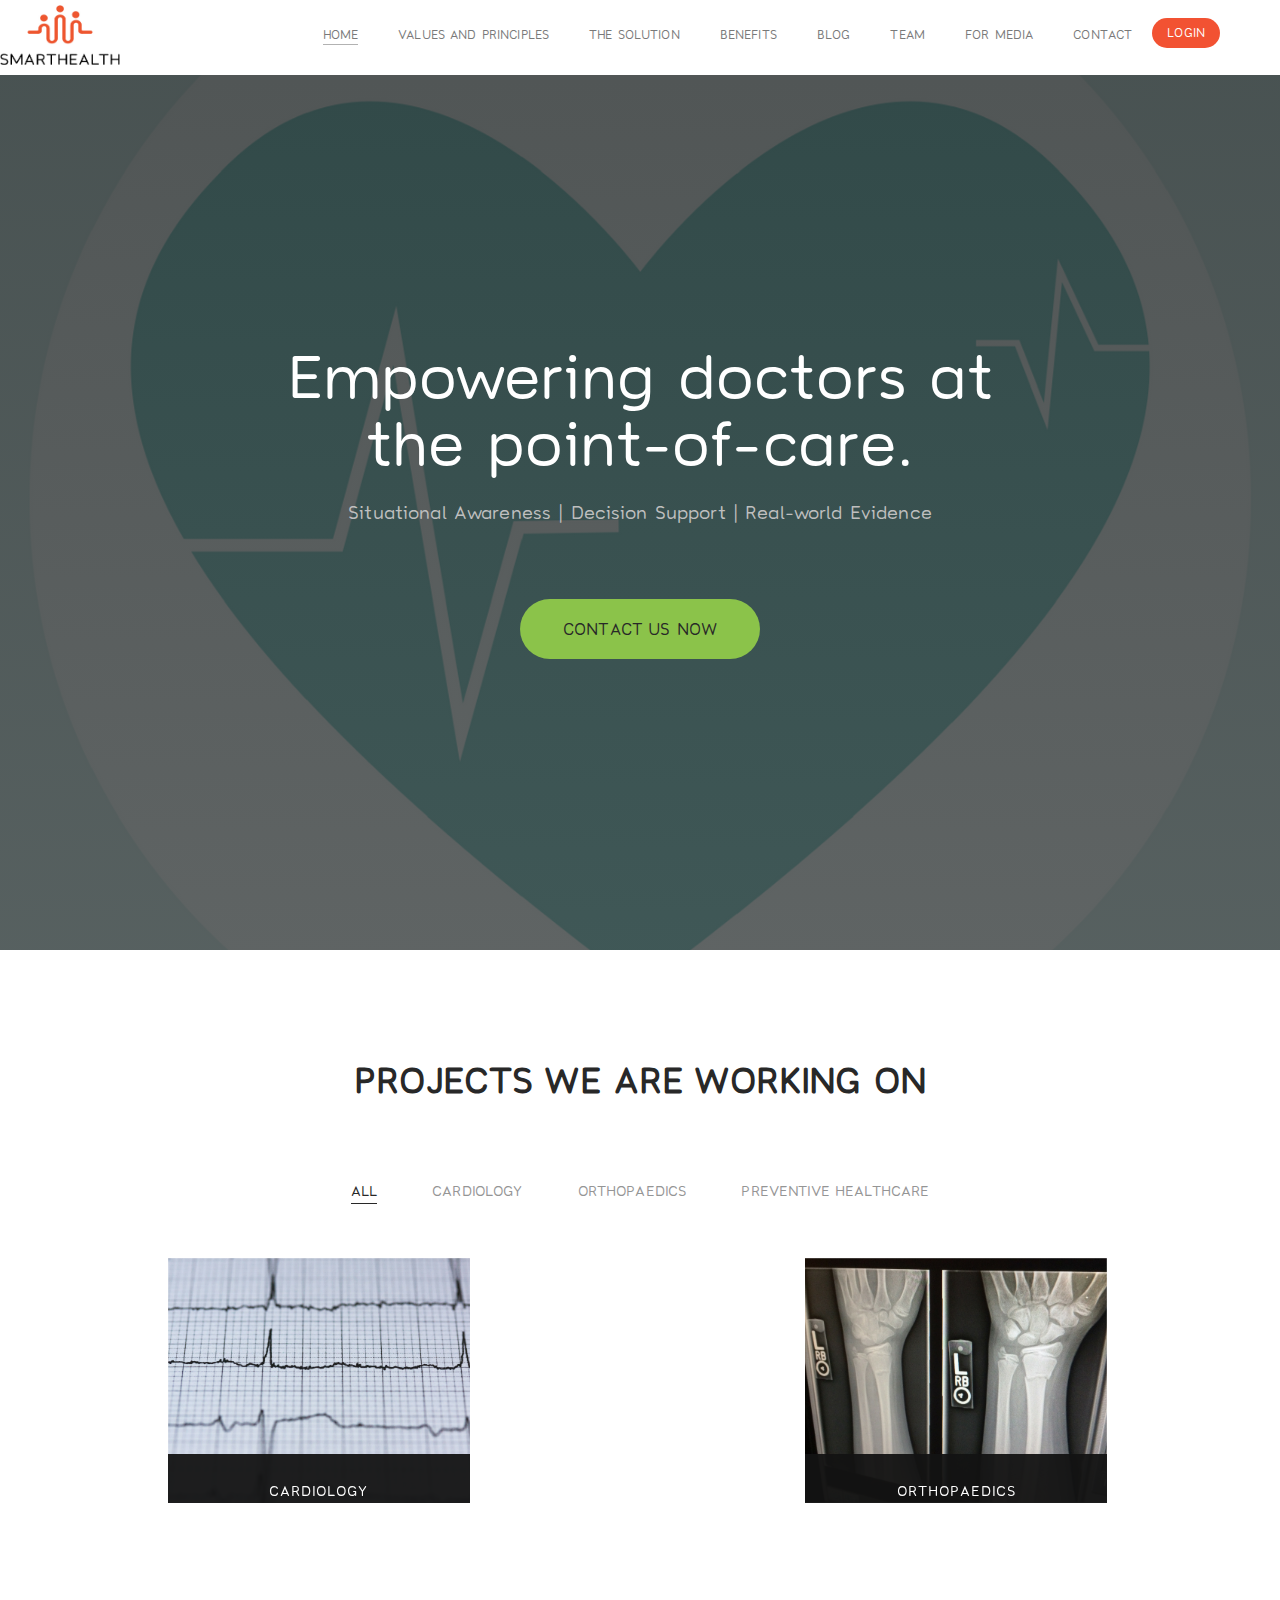
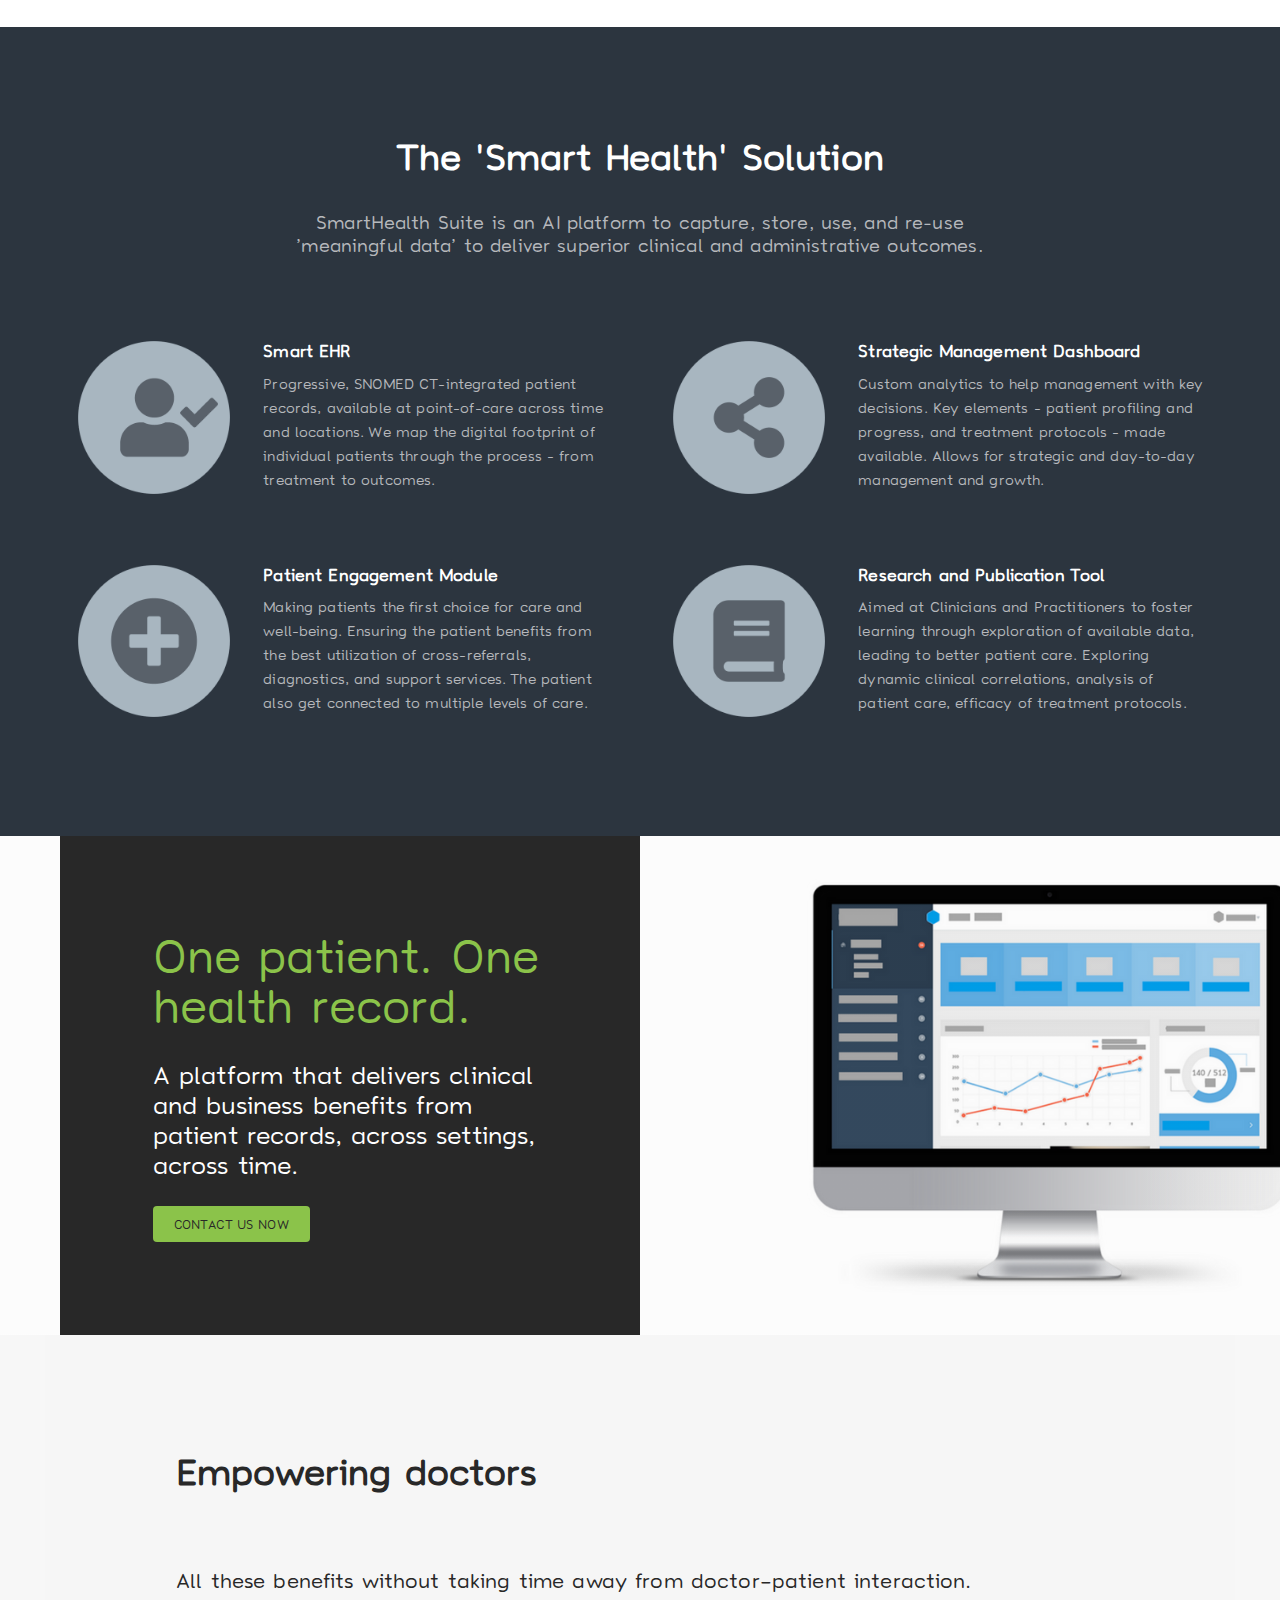
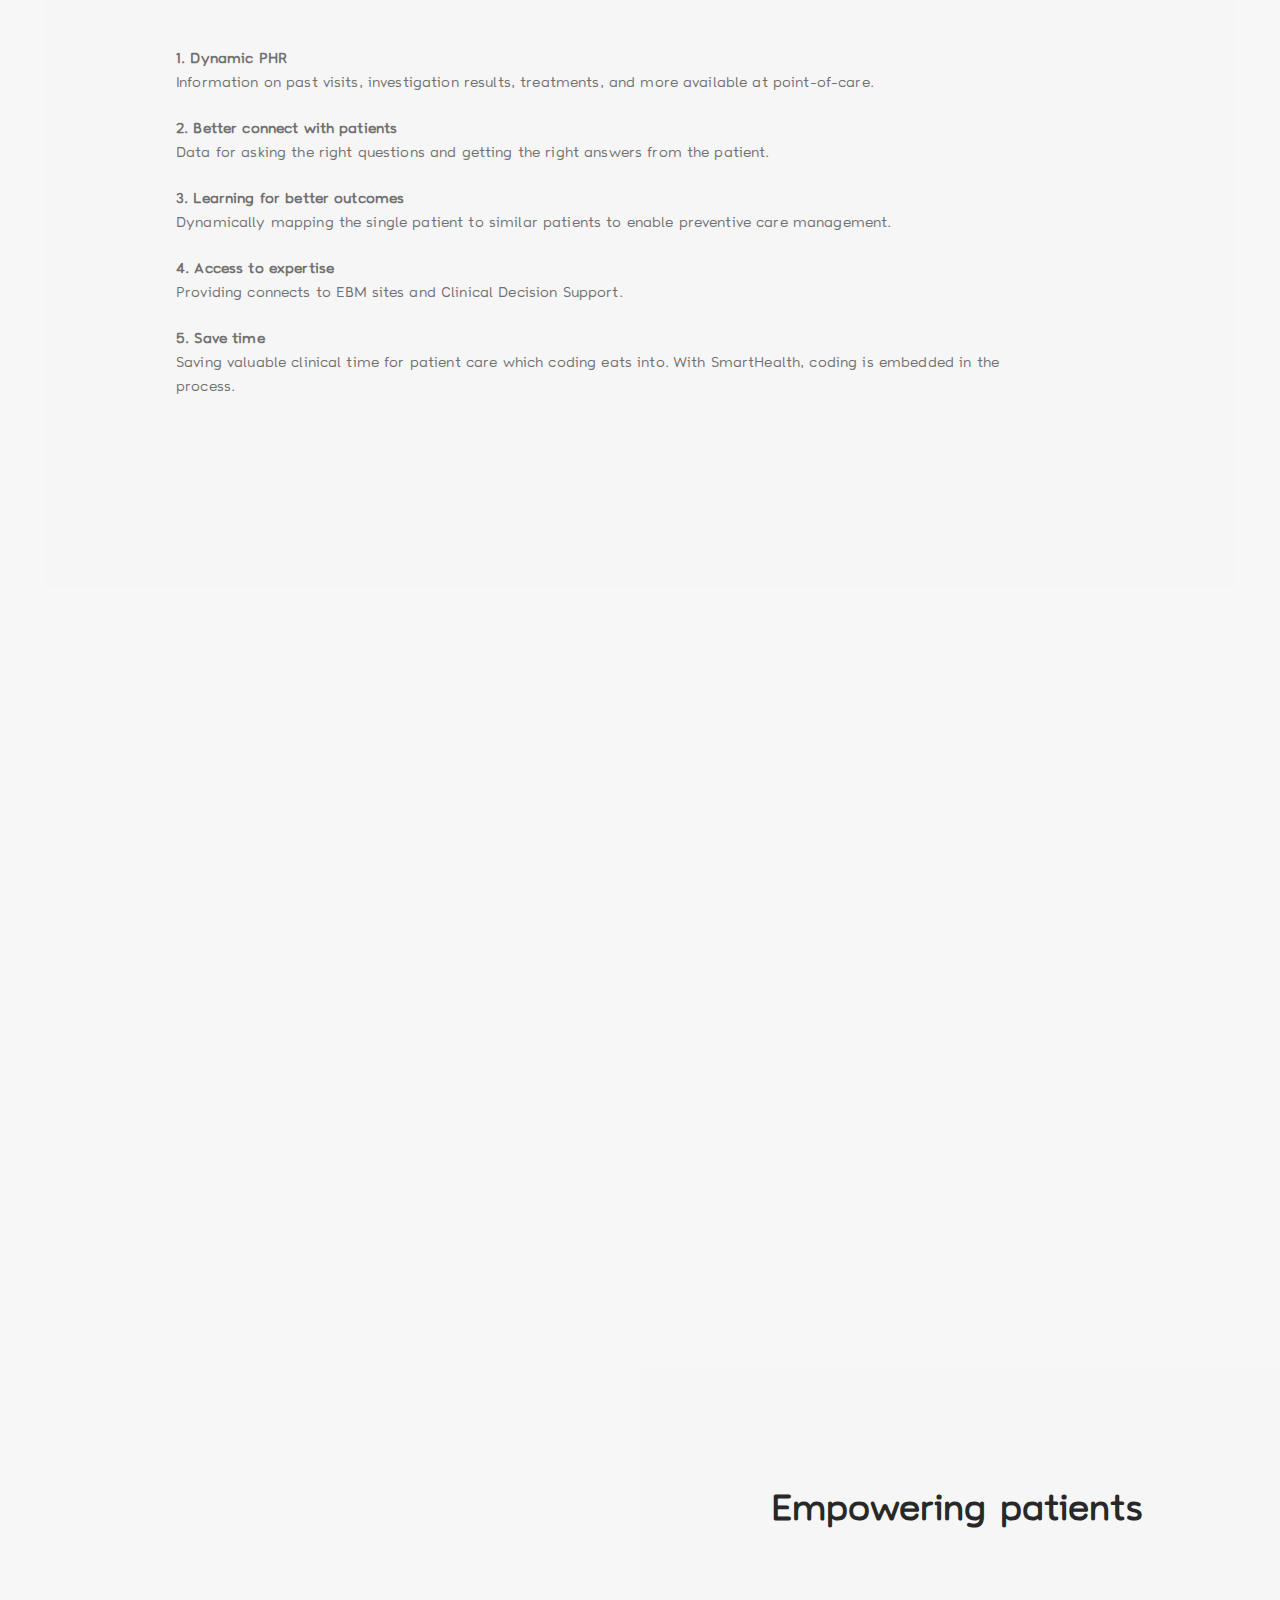
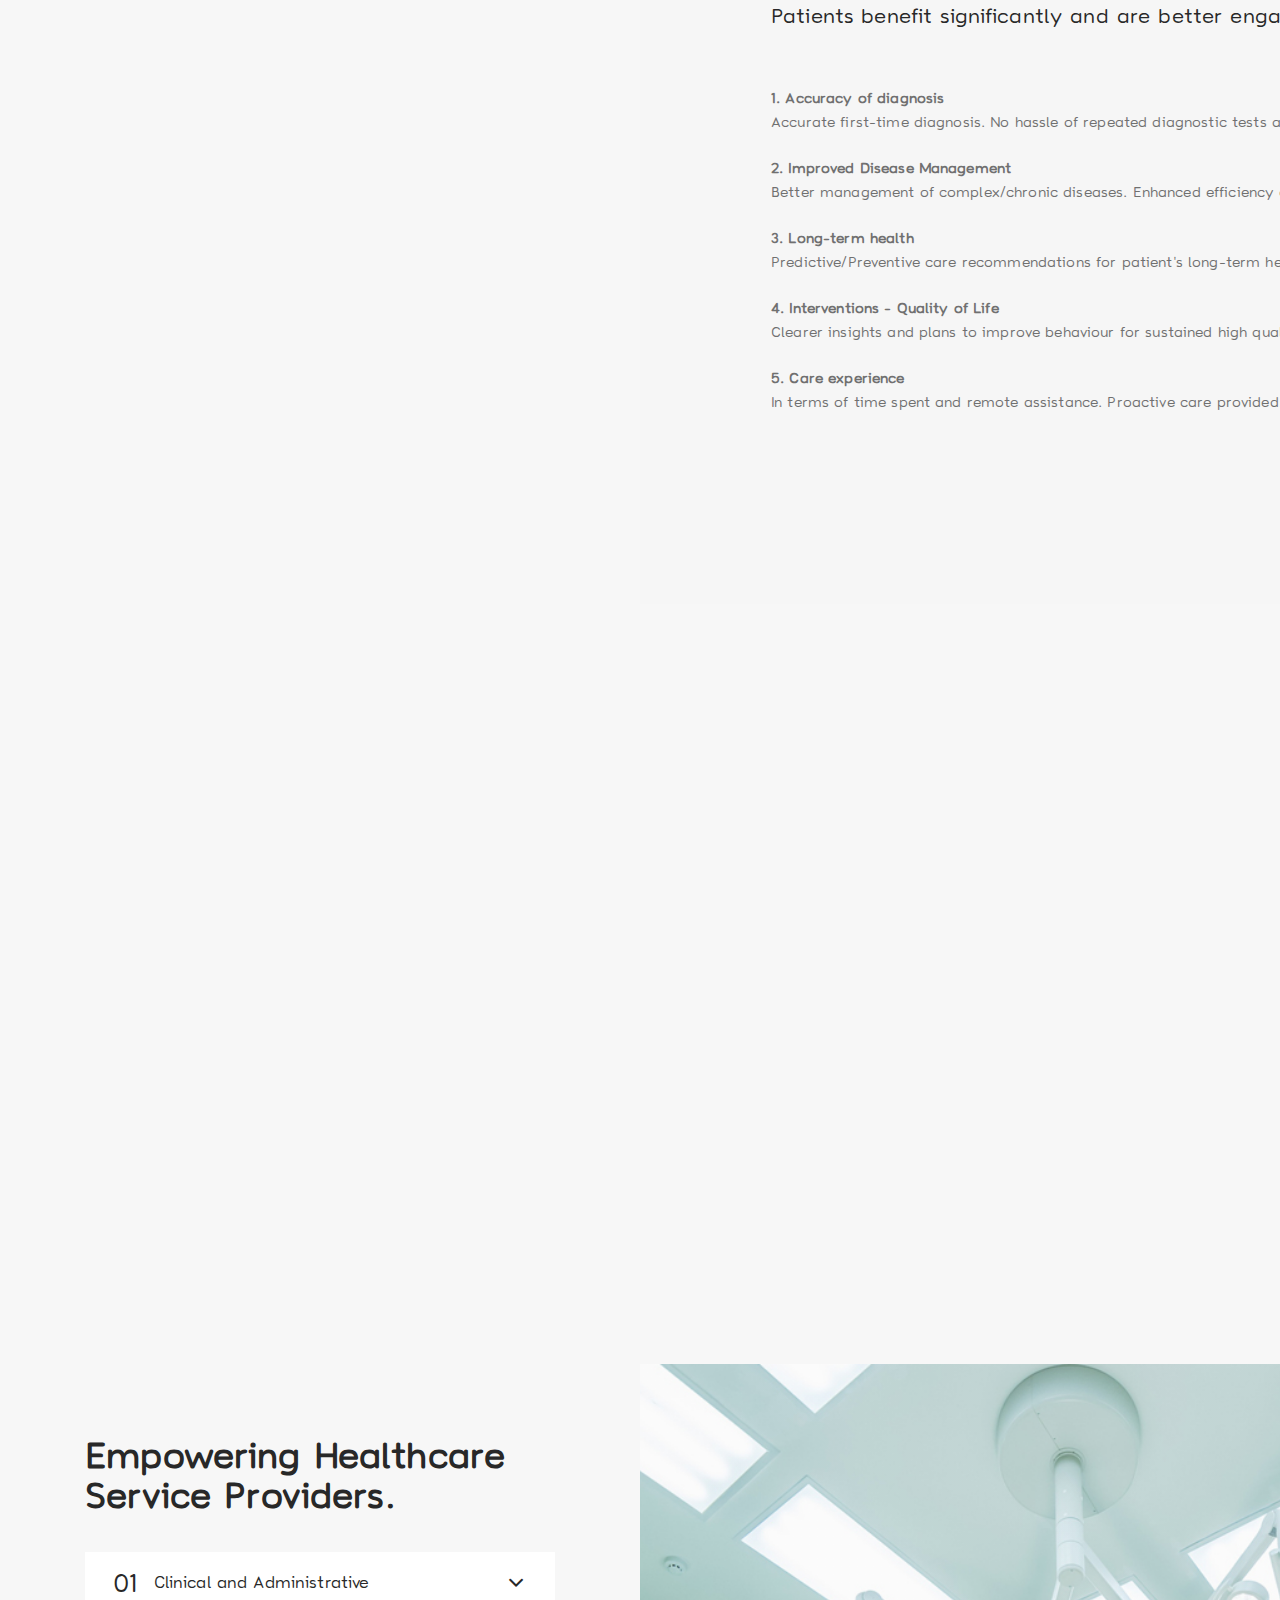
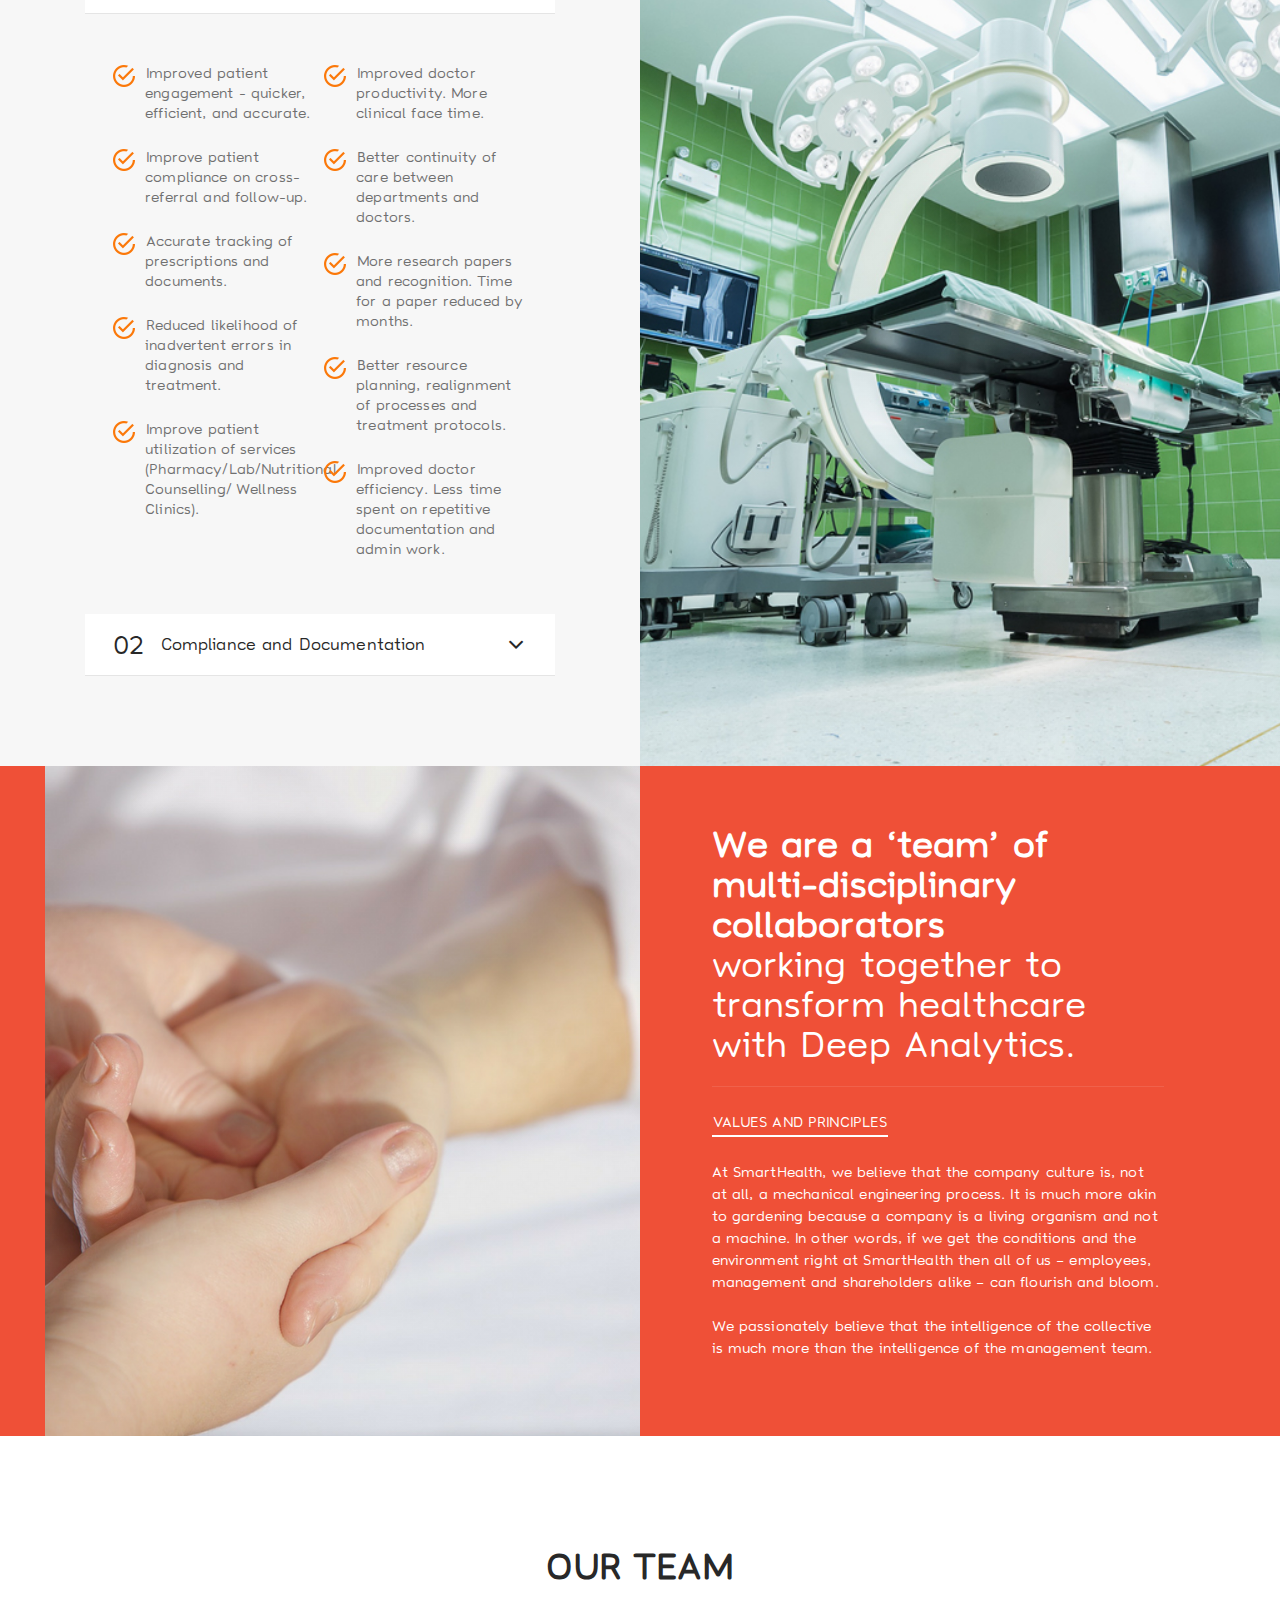
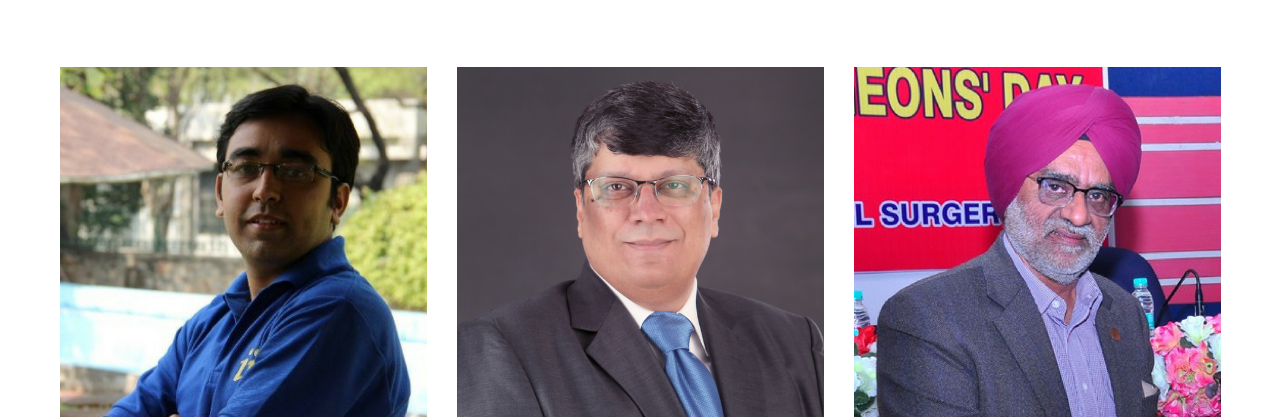
<file: index.html>
<!doctype html>
<html class="no-js" lang="en">

<head>
    <meta charset="utf-8">
    <meta http-equiv="X-UA-Compatible" content="IE=edge">
    <meta name="viewport" content="width=device-width,initial-scale=1.0,maximum-scale=1" />
    <!-- title -->
    <title>SMARTHEALTH.AI | TRANSFORMING HEALTHCARE USING DEEP ANALYTICS</title>
    <meta name="description" content="An initiative by Juxt-Smart Mandate, SmartHealth.ai is transforming healthcare using Deep Analytics and empowering care providers."
    />
    <meta name="keywords" content="healthcare analytics, deep learning, healthcare data, data, data analytics, healthcare analytics India, healthcare analytics company, healthcare data analytics companies, healthcare data mining, machine learning, healthcare data solutions, smart healthcare" />
    <meta name="author" content="Juxt-Smart-Mandate">
    <!-- favicon -->
    <link rel="shortcut icon" href="images/Favicon-SmartHealth.png">
    <!-- animation -->
    <link rel="stylesheet" href="css/animate.css" />
    <!-- bootstrap -->
    <link rel="stylesheet" href="css/bootstrap.min.css" />
    <!-- font-awesome icon -->
    <link rel="stylesheet" href="css/font-awesome.min.css" />
    <!-- themify-icons -->
    <link rel="stylesheet" href="css/themify-icons.css" />
    <!-- owl carousel -->
    <link rel="stylesheet" href="css/owl.transitions.css" />
    <link rel="stylesheet" href="css/owl.carousel.css" />
    <!-- magnific popup -->
    <link rel="stylesheet" href="css/magnific-popup.css" />
    <!-- base -->
    <link rel="stylesheet" href="css/base.css" />
    <!-- elements -->
    <link rel="stylesheet" href="css/elements.css" />
    <!-- responsive -->
    <link rel="stylesheet" href="css/responsive.css" />
    <link rel="stylesheet" href="css/smart-health.css" />
    <!--[if IE 9]>
        <link rel="stylesheet" type="text/css" href="css/ie.css" />
        <![endif]-->
    <!--[if IE]>
            <script src="js/html5shiv.min.js"></script>
        <![endif]-->
    <style>
        .title-style6 .progress-bar-style1 .progress-bar {
            background-color: #374a8a;
        }
    </style>

</head>

<body>
    <header class="header-style4" id="header-section9">
        <!-- nav -->
        <nav class="navbar bg-white white-header alt-font no-margin no-padding shrink-medium-header light-header">
            <!-- <div class="header-top bg-light-gray tz-header-bg">
                <div class="container">
                    <div class="row">
                        <div class="col-md-12 col-sm-12 col-xs-12">
                            <div class="mail">GET SUPPORT: <a href="mailto:mail@smarthealth.ai" class="text-light-gray tz-text">MAIL@SMARTHEALTH.AI</a></div>
                            <div class="social float-right">
                                <a href="#"><i class="fa fa-facebook tz-icon-color"></i></a>
                                <a href="#"><i class="fa fa-twitter tz-icon-color"></i></a>
                                <a href="#"><i class="fa fa-google-plus tz-icon-color"></i></a>
                                <a href="#"><i class="fa fa-linkedin tz-icon-color"></i></a>
                                <a href="#"><i class="fa fa-pinterest tz-icon-color"></i></a>
                            </div>
                        </div>
                    </div>
                </div>
            </div> -->
            <div class="header-bottom bg-white tz-header-bg sh-header">
                <div class="container navigation-menu">
                    <div class="row">
                        <!-- logo -->
                        <div class="col-md-2 col-sm-4 col-xs-9">
                            <a href="http://www.smarthealth.ai" class="inner-link sh-logo-margin">
                                <img alt="" src="images/Logo-White-background-19.jpg" data-img-size="(W)200px X (H)100px" style="max-height:60px; width:120px; height:60px;"
                                />
                            </a>
                        </div>
                        <!-- <div class="col-lg-3 col-md-3 col-sm-12 col-xs-12 sm-text-center sm-margin-five-bottom xs-margin-nine-bottom display-table">
                            <div class="display-table-cell-vertical-middle">
                                <a href="#home" class="inner-link"><img src="images/Logo-White-background-19.jpg" alt="" data-img-size="(W)163px X (H)39px"></a>
                            </div>
                        </div> -->
                        <!-- end logo -->
                        <div class="col-md-10 col-sm-8 col-xs-3 position-inherit">
                            <button data-target="#bs-example-navbar-collapse-1" data-toggle="collapse" class="navbar-toggle collapsed" type="button">
                                <span class="sr-only">Toggle navigation</span>
                                <span class="icon-bar"></span>
                                <span class="icon-bar"></span>
                                <span class="icon-bar"></span>
                            </button>
                            <div id="bs-example-navbar-collapse-1" class="collapse navbar-collapse pull-right">
                                <ul class="nav navbar-nav  font-weight-500">
                                    <li class="propClone">
                                        <a class="inner-link" href="#home4">HOME</a>
                                    </li>
                                    <!-- <li class="propClone"><a class="inner-link" href="#purpose">PURPOSE</a></li> -->
                                    <li class="propClone">
                                        <a class="inner-link" href="#purpose">VALUES AND PRINCIPLES</a>
                                    </li>
                                    <li class="propClone">
                                        <a class="inner-link" href="#solution">THE SOLUTION</a>
                                    </li>
                                    <li class="propClone">
                                        <a class="inner-link" href="#benefits">BENEFITS</a>
                                    </li>
                                    <li class="propClone">
                                        <a class="inner-link" href="https://medium.com/smarthealth-ai" target="_blank">BLOG</a>
                                    </li>
                                    <li class="propClone">
                                        <a class="inner-link"  href="#team">TEAM</a>
                                    </li>
                                    <li class="propClone">
                                        <a class="inner-link" href="#media">FOR MEDIA</a>
                                    </li>
                                    <li class="propClone">
                                        <a class="inner-link" href="#contact">CONTACT</a>
                                    </li>
									<li class="propClone login-menu">
                                        <a class="inner-link" target="_blank" href="https://ehr.smarthealth.ai">LOGIN</a>
                                    </li>
                                </ul>
                            </div>
                        </div>
                    </div>
                </div>
            </div>
        </nav>
        <!-- end nav -->
    </header>
    <!-- SLIDER SECTION -->
    <section id="home4" class="no-padding slider-style4 border-none">
        <div id="page" class="page">
            <!-- slider text -->
            <section class="position-relative cover-background tz-builder-bg-image border-none xs-padding-50px-tb hero-style2" id="hero-section22" data-img-size="(W)1920px X (H)1000px" style="background:linear-gradient(rgba(0,0,0,0.65), rgba(22,22,22,0.65)), url(&#39;images/bg-image/bg.png&#39;)">
                <div class="container one-fifth-screen xs-height-auto position-relative">
                    <div class="row">
                        <div class="slider-typography xs-position-static text-center">
                            <div class="slider-text-middle-main">
                                <div class="slider-text-middle text-center xs-padding-fifteen xs-no-padding-lr">
                                    <div class="col-lg-8 col-md-10 col-sm-12 col-xs-12 center-col">
                                        
                                        <h1 class="title-extra-large-4 xs-title-extra-large text-white alt-font margin-five-bottom tz-text">Empowering doctors at the point-of-care.</h1>
                                        <div class="text-light-gray text-extra-large xs-text-extra-large width-90 margin-eighteen-bottom tz-text margin-lr-auto"><p>Situational Awareness | Decision Support | Real-world Evidence</p></div>
                                        <a class="btn btn-extra-large propClone bg-light-green text-dark-gray btn-circle" href="#contact"><span class="tz-text">CONTACT US NOW</span></a>
                                    </div>
                                </div>                                
                            </div>
                        </div>
                    </div>
                </div>
            </section>
            <!-- end slider text -->
        </div>
    </section>
    <!-- PROJECTS SECTION -->
    <section class="bg-white builder-bg padding-110px-tb xs-padding-60px-tb" id="portfolios-section2">
        <div class="container">
            <div class="row">
                <!-- section title -->
                <div class="col-md-12 col-sm-12 col-xs-12 text-center">
                    <h2 class="section-title-large sm-section-title-medium xs-section-title-large text-dark-gray font-weight-600 alt-font margin-three-bottom xs-margin-fifteen-bottom tz-text"
                        id="tz-slider-text228">PROJECTS WE ARE WORKING ON</h2>
                    <div class="text-medium width-60 margin-lr-auto md-width-70 sm-width-100 tz-text margin-thirteen-bottom xs-margin-nineteen-bottom"
                        id="tz-slider-text229"></div>
                </div>
                <!-- end section title -->
                <div class="col-md-12 col-sm-12 col-xs-12 margin-six-bottom xs-margin-twelve-bottom text-center">
                    <!-- filter navigation -->
                    <ul class="portfolio-filter nav nav-tabs tab-style3 border-none alt-font font-weight-500">
                        <li class="propClone active">
                            <a href="#" data-filter="*" id="tz-slider-text230" class="tz-text">ALL</a>
                        </li>
                        <li class="propClone">
                            <a href="#" data-filter=".cardiology" id="tz-slider-text231" class="tz-text">CARDIOLOGY</a>
                        </li>
                        <li class="propClone">
                            <a href="#" data-filter=".orthopaedics" id="tz-slider-text232" class="tz-text">ORTHOPAEDICS</a>
                        </li>
                        <li class="propClone">
                            <a href="#" data-filter=".preventive-healthcare" id="tz-slider-text233" class="tz-text">PREVENTIVE HEALTHCARE</a>
                        </li>
                        <!-- <li class="propClone">
                            <a href="#" data-filter=".html" id="tz-slider-text234" class="tz-text">PHOTO</a>
                        </li> -->
                    </ul>
                    <!-- end filter navigation -->
                </div>
            </div>
        </div>
        <div class="container-fluid">
            <div class="row">
                <div class="work-4col wide work-with-title gutter">
                    <div class="col-lg-12 col-md-12 col-sm-12 col-xs-12">
                        <div class="overflow-hidden grid-gallery">
                            <div class="tab-content">
                                <ul class="masonry-items grid work-gallery grid sh-projects" id="sh-projects-ul">
                                    <!-- portfolio item -->
                                    <li class="html jquery xs-no-padding cardiology sh-projects-item">
                                        <figure>
                                            <div class="gallery-img lightbox-gallery">
                                                <!--<a href="images/projects-cardiology.png" title="">-->
                                                    <img src="images/projects-cardiology.png" id="tz-bg-88" data-img-size="(W)800px X (H)650px" alt="">
                                                <!--</a>-->
                                            </div>
                                            <figcaption>
                                                <h3 class="text-medium alt-font letter-spacing-1 tz-text text-white" id="tz-h3-text1">CARDIOLOGY</h3>
                                                <!-- <div class="text-small2 letter-spacing-1 text-gray tz-text" id="tz-text-title1"> <p>Some More Text Possible</p> </div> -->
                                            </figcaption>
                                        </figure>
                                    </li>
                                    <!-- end portfolio item -->
                                    <!-- portfolio item -->
                                    <li class="magento wordpress xs-no-padding orthopaedics sh-projects-item">
                                        <figure>
                                            <div class="gallery-img lightbox-gallery">
                                                <!--<a href="images/projects-orthopaedics.png" title="">-->
                                                    <img src="images/projects-orthopaedics.png" id="tz-bg-89" data-img-size="(W)800px X (H)650px" alt="">
                                                <!--</a>-->
                                            </div>
                                            <figcaption>
                                                <h3 class="text-medium alt-font letter-spacing-1 tz-text text-white" id="tz-h3-text2">ORTHOPAEDICS</h3>
                                                <!-- <div class="text-small2 letter-spacing-1 text-gray tz-text" id="tz-text-title2"> <p> WEB & BRANDING</p> </div> -->
                                            </figcaption>
                                        </figure>
                                    </li>
                                    <!-- end portfolio item -->
                                    <!-- portfolio item -->
                                    <li class="jquery xs-no-padding preventive-healthcare sh-projects-item">
                                        <figure>
                                            <div class="gallery-img lightbox-gallery">
                                               <!-- <a href="images/projects-preventive-healthcare.png" title="">-->
                                                    <img src="images/projects-preventive-healthcare.png" id="tz-bg-90" data-img-size="(W)800px X (H)650px" alt="">
                                                <!--</a>-->
                                            </div>
                                            <figcaption>
                                                <h3 class="text-medium alt-font letter-spacing-1 tz-text text-white" id="tz-h3-text3">PREVENTIVE HEALTHCARE</h3>
                                                <!-- <div class="text-small2 letter-spacing-1 text-gray tz-text" id="tz-text-title3"> <p> LOGO & BROCHURE</p> </div> -->
                                            </figcaption>
                                        </figure>
                                    </li>
                                </ul>
                            </div>
                        </div>
                    </div>
                </div>
            </div>
        </div>
    </section>
    <!-- Services Section -->
    <section class="padding-110px-tb bg-dark-blue builder-bg xs-padding-60px-tb" id="solution">
        <div class="container">
                    <div class="row">
                        <!-- section title -->
                        <div class="col-md-12 col-sm-12 col-xs-12 text-center">
                            <h2 class="section-title-large sm-section-title-medium xs-section-title-large text-white font-weight-600 alt-font margin-five-bottom xs-margin-fifteen-bottom tz-text"> The 'Smart Health' Solution</h2>
                            <h6 class="text-bold text-blue-gray width-60 margin-lr-auto md-width-70 sm-width-100 tz-text margin-thirteen-bottom xs-margin-nineteen-bottom">SmartHealth Suite is an AI platform to capture, store, use, and re-use ’meaningful data’ to deliver superior clinical and administrative outcomes.</h6>
                        </div>
                        <!-- end section title -->
                    </div>
                    <div class="row two-column">
                        <!-- feature box -->
                        <div class="col-md-6 col-sm-6 col-xs-12 xs-text-center margin-nine-bottom sm-margin-fifteen-bottom xs-margin-nineteen-bottom">                            
                            <div class="col-md-4 col-sm-4 col-xs-12 xs-margin-nine-bottom">
                                <img class="img-round" alt="" src="./images/icon/img-round07.png" data-img-size="(W)400px X (H)400px">
                                
                            </div>
                            <div class="col-md-8 col-sm-8 col-xs-12 feature-box-details">
                                <span class="tz-text text-large text-white font-weight-600 margin-four-bottom sm-margin-five-bottom xs-margin-seven-bottom display-inline-block">Smart EHR</span>
                                <div class="text-medium text-blue-gray margin-five-bottom sm-margin-twelve-bottom xs-margin-nine-bottom float-left width-100 tz-text">Progressive, SNOMED CT-integrated patient records, available at point-of-care across time and locations. We map the digital footprint of individual patients through the process - from treatment to outcomes.</div>
                                <div class="slider-button float-left width-100">
                                   
                                </div>
                            </div>                            
                        </div>
                        <!-- end feature box -->
                        <!-- feature box -->
                        <div class="col-md-6 col-sm-6 col-xs-12 xs-text-center margin-nine-bottom sm-margin-fifteen-bottom xs-margin-nineteen-bottom">                            
                            <div class="col-md-4 col-sm-4 col-xs-12 xs-margin-nine-bottom">
                                <img class="img-round" alt="" src="./images/icon/img-round08.png" data-img-size="(W)400px X (H)400px">
                            </div>
                            <div class="col-md-8 col-sm-8 col-xs-12 feature-box-details">
                                <span class="tz-text text-large text-white font-weight-600 margin-four-bottom sm-margin-five-bottom xs-margin-seven-bottom display-inline-block">Strategic Management Dashboard </span>
                                <div class="text-medium text-blue-gray margin-five-bottom sm-margin-twelve-bottom xs-margin-nine-bottom float-left width-100 tz-text">Custom analytics to help management with key decisions. Key elements - patient profiling and progress, and treatment protocols - made available. Allows for strategic and day-to-day management and growth.</div>
                                <div class="slider-button float-left width-100">
                                    
                                </div>
                            </div>                            
                        </div>
                        <!-- end feature box -->
                        <!-- feature box -->
                        <div class="col-md-6 col-sm-6 col-xs-12 xs-text-center xs-margin-nineteen-bottom">                            
                            <div class="col-md-4 col-sm-4 col-xs-12 xs-margin-nine-bottom">
                                <img class="img-round" alt="" src="./images/icon/img-round09.png" data-img-size="(W)400px X (H)400px">
                            </div>
                            <div class="col-md-8 col-sm-8 col-xs-12 feature-box-details">
                                <span class="tz-text text-large text-white font-weight-600 margin-four-bottom sm-margin-five-bottom xs-margin-seven-bottom display-inline-block">Patient Engagement Module </span>
                                <div class="text-medium text-blue-gray margin-five-bottom sm-margin-twelve-bottom xs-margin-nine-bottom float-left width-100 tz-text">Making patients the first choice for care and well-being. Ensuring the patient benefits from the best utilization of cross-referrals, diagnostics, and support services. The patient also get connected to multiple levels of care.</div>
                                <div class="slider-button float-left width-100">
                                    
                                </div>
                            </div>                            
                        </div>
                        <!-- end feature box -->
                        <!-- feature box -->
                        <div class="col-md-6 col-sm-6 col-xs-12 xs-text-center">                            
                            <div class="col-md-4 col-sm-4 col-xs-12 xs-margin-eleven-bottom">
                                <img class="img-round" alt="" src="./images/icon/img-round10.png" data-img-size="(W)400px X (H)400px">
                            </div>
                            <div class="col-md-8 col-sm-8 col-xs-12 feature-box-details">
                                <span class="tz-text text-large text-white font-weight-600 margin-four-bottom sm-margin-five-bottom xs-margin-seven-bottom display-inline-block">Research and Publication Tool </span>
                                <div class="text-medium text-blue-gray margin-five-bottom sm-margin-twelve-bottom xs-margin-twelve-bottom float-left width-100 tz-text">Aimed at Clinicians and Practitioners to foster learning through exploration of available data, leading to better patient care. Exploring dynamic clinical correlations, analysis of patient care, efficacy of treatment protocols.</div>
                                <div class="slider-button float-left width-100">
                                 
                                </div>
                            </div>                            
                        </div>
                        <!-- end feature box -->
                    </div>
                </div>
    </section>
    <!-- CALL TO ACTION -->
    <section class="tz-builder-bg-image content2-bg-image no-padding border-none cover-background xs-bg-none" id="content-section2"
        data-img-size="(W)1920px X (H)590px" style="background:linear-gradient(rgba(0,0,0,0.01), rgba(0,0,0,0.01)), url('images/call-to-action.png')">
        <div class="container sm-width-100 sm-no-padding">
            <div class="bg-dark-gray tz-background-color width-50 sm-width-60 xs-width-100 content-style1 padding-fifteen md-padding-eight sm-padding-eleven xs-padding-eighteen">
                <!-- section title -->
                <h2 class="title alt-font tz-text title-extra-large-2 sm-title-extra-large-2 xs-section-title-large  text-light-green margin-fifteen-bottom font-weight-400">One patient. One health record.</h2>
                <!-- end section title -->
                <div class="text-white title-medium sm-title-medium xs-title-medium margin-twelve-bottom display-block font-weight-300 tz-text">A platform that delivers clinical and business benefits from patient records, across settings, across time.</div>
                <!-- <div class="text-medium sm-text-medium text-light-gray margin-fifteen-bottom tz-text">
                    <p>Lorem Ipsum is simply dummy text of the printing and typesetting industry. Lorem Ipsum has been the industry's
                        standard dummy text ever since the when an unknown printer took a galley of type scrambled it to
                        make a type specimen book. It has survived not only five centuries.</p>
                </div> -->
                <a class="btn btn-medium propClone bg-light-green text-dark-gray" href="#contact">
                    <span class="tz-text">CONTACT US NOW</span>
                </a>
            </div>
        </div>
    </section>
    
    <!-- BENEFITS SECTION -01 --> 
    <section class=" sh-bg-gray_01 builder-bg border-none" id="benefits">
    	<div class="container">
                    <div class="row">                        
                        <!-- content details -->
                        <div class="col-md-12 col-sm-12 col-xs-12 no-padding display-table ">
                            <div class="display-table-cell-vertical-middle width-100 float-left equalize">                                                             
                                <div class="col-md-6 col-sm-6 col-xs-12 bg-gray tz-background-color display-table-cell-vertical-middle xs-display-inline-table">
                                    <div class="padding-nineteen md-padding-twelve xs-padding-nineteen xs-no-padding-lr">
                                        <h2 class="title-extra-large md-title-medium text-dark-gray xs-title-large font-weight-300 margin-fifteen-bottom tz-text sm-margin-ten-bottom xs-margin-fifteen-bottom alt-font"><span class="font-weight-600">Empowering doctors</span></h2>
                                        <h3 class="title-small sm-title-small text-dark-gray width-95 sm-width-100 font-weight-300 margin-ten-bottom tz-text">All these benefits without taking time away from doctor–patient interaction.</h3>
                                        
                                        <div class="text-medium sm-text-medium width-95 sm-width-100 margin-fifteen-bottom sm-margin-ten-bottom tz-text">
                                        		<strong>1.	Dynamic PHR</strong>
                                        		<p>Information on past visits, investigation results, treatments, and more available at point-of-care.</p>
                                        <!--<a class="btn btn-medium btn-border propClone highlight-button-black-border border-2-dark-gray text-dark-gray" href="#"><span class="tz-text">READ MORE</span></a>-->
                                        
                                        <strong>2.	Better connect with patients</strong>
<p>Data for asking the right questions and getting the right answers from the patient.</p>

									<strong>3.	Learning for better outcomes</strong>
									<p>Dynamically mapping the single patient to similar patients to enable preventive care management.</p>

									<strong>4.	Access to expertise</strong>
									<p>Providing connects to EBM sites and Clinical Decision Support.</p>

									<strong>5.	Save time</strong>
                                    <p>Saving valuable clinical time for patient care which coding eats into. With SmartHealth, coding is embedded in the process.</p>

                                        </div>
                                    </div>
                                </div>
                                <div class="col-md-6 col-sm-6 col-xs-12 tz-builder-bg-image no-padding-right no-padding-left sm-no-padding bg-gray tz-background-color display-table-cell-vertical-middle xs-display-inline-table cover-background" data-img-size="(W)800px X (H)700px" style="background:linear-gradient(rgba(0,0,0,0.01), rgba(0,0,0,0.01)), url('images/doctors.jpg')"></div>
                            </div>
                        </div>
                        <div class="col-md-12 col-sm-12 col-xs-12 no-padding display-table ">
                            <div class="display-table-cell-vertical-middle width-100 float-left equalize">                                                         
                                <div class="col-md-6 col-sm-6 col-xs-12 col-md-push-6 col-sm-push-6 bg-gray tz-background-color display-table-cell-vertical-middle xs-display-inline-block">
                                    <div class="padding-nineteen md-padding-twelve xs-padding-nineteen xs-no-padding-lr">
                                        <h2 class="title-extra-large md-title-medium text-dark-gray xs-title-large font-weight-300 margin-fifteen-bottom tz-text sm-margin-ten-bottom xs-margin-fifteen-bottom alt-font"><span class="font-weight-600">Empowering patients</span></h2>
                                        <h3 class="title-small sm-title-small text-dark-gray width-95 sm-width-100 font-weight-300 margin-eleven-bottom tz-text">Patients benefit significantly and are better engaged with the care provider.</h3>
                                        <div class="text-medium sm-text-medium width-95 sm-width-100 margin-fifteen-bottom sm-margin-ten-bottom tz-text">
                                        <strong>1.	Accuracy of diagnosis</strong>
                                        <p>Accurate first-time diagnosis. No hassle of repeated diagnostic tests and treatments.</p>

                                        <strong>2. Improved Disease Management</strong>
                                        <p>Better management of complex/chronic diseases. Enhanced efficiency of care and coordination.</p>
                                        
                                        <strong>3.	Long-term health</strong>
                                        <p>Predictive/Preventive care recommendations for patient's long-term health, not just topical care.</p>
                                        
                                        <strong>4.	Interventions - Quality of Life</strong>
                                        <p>Clearer insights and plans to improve behaviour for sustained high quality of health and life.</p>
                                        
                                        <strong>5.	Care experience</strong>
                                        
                                        <p>In terms of time spent and remote assistance. Proactive care provided.</p>  
                                        
                                      </div>
                                        <!--<a class="btn btn-medium btn-border propClone highlight-button-black-border border-2-dark-gray text-dark-gray" href="#"><span class="tz-text">READ MORE</span></a>-->
                                    </div>
                                </div>
                                <div class="col-md-6 col-sm-6 col-xs-12 col-md-pull-6 col-sm-pull-6 tz-builder-bg-image no-padding-right no-padding-left sm-no-padding bg-gray tz-background-color display-table-cell-vertical-middle xs-display-inline-table cover-background" data-img-size="(W)800px X (H)700px" style="background:linear-gradient(rgba(0,0,0,0.01), rgba(0,0,0,0.01)), url('images/patients.jpg')"></div>
                            </div>
                        </div>
                        <!-- end content details -->
                    </div>
                </div>
    </section>	
        
	<!-- BENEFITS SECTION -02-->
    <section class=" sh-bg-gray_01 builder-bg border-none" id="benefits_02">
            <div class="container-fluid">
                    <div class="row equalize">
                        <div class="col-md-6 col-sm-12 col-xs-12 display-table" style="height: 678px;">
                            <div class="display-table-cell-vertical-middle padding-twenty-two md-padding-seven xs-no-padding-lr xs-padding-twenty-nine">
                                <h2 class="title-extra-large md-title-medium text-dark-gray xs-title-large font-weight-300 margin-fifteen-bottom tz-text sm-margin-ten-bottom xs-margin-fifteen-bottom alt-font"><span class="font-weight-600">Empowering Healthcare Service Providers.</span></h2>
                                <div class="panel-group accordion-style1" id="accordion">
                                    <!-- tab content -->
                                    <div class="panel panel-default">
                                        <div class="panel-heading tz-background-color ">
                                           
                                            
                                            <a class="accordion-toggle collapsed" data-toggle="collapse" data-parent="#accordion" href="#collapseOne">
                                                <div class="panel-title">
                                                    <span class="builder-bg tz-text font-weight-400 text-dark-gray tab-tag">01</span>
                                                    <span class="text-dark-gray tz-text">Clinical and Administrative</span>
                                                    <i class="indicator fa pull-right text-dark-gray tz-icon-color fa-angle-down"></i>
                                                </div>
                                            </a>
                                        </div>
                                        <div id="collapseOne" class="panel-collapse in" style="height: auto;">
                                            <div class="panel-body text-medium tz-text">
                                            	
                                                
                                                <div class="list_wrap">
                                                	<div class="col_lft">
                                                            <ul class="tk_list">
                                                                <li>Improved patient engagement - quicker, efficient, and accurate.</li>
                                                                <li>Improve patient compliance on cross-referral and follow-up.</li>
                                                                <li>Accurate tracking of prescriptions and documents.</li>
                                                                <li>Reduced likelihood of inadvertent errors in diagnosis and treatment.</li>
                                                                <li>Improve patient utilization of services (Pharmacy/Lab/Nutritional Counselling/ Wellness Clinics).</li>
                                                                        
                                                           </ul>
                                                   	</div>
                                                    <div class="col_rght">
                                                    	<ul class="tk_list">
                                                                <li>Improved doctor productivity. More clinical face time.</li>
                                                                <li>Better continuity of care between departments and doctors.</li>
                                                                <li>More research papers and recognition. Time for a paper reduced by months.</li>
                                                                <li>Better resource planning, realignment of processes and treatment protocols.</li>
                                                                <li>Improved doctor efficiency. Less time spent on repetitive documentation and admin work.</li>   
                                                           </ul>
                                                   	</div>
                                                </div>
                                            </div>
                                        </div>
                                    </div>
                                    <!-- end tab content -->
                                    <!-- tab content -->
                                    <div class="panel panel-default">
                                        <div class="panel-heading tz-background-color">
                                            <a class="accordion-toggle collapsed" data-toggle="collapse" data-parent="#accordion" href="#collapseTwo">
                                                <div class="panel-title">
                                                    <span class="builder-bg tz-text font-weight-400 text-dark-gray tab-tag">02</span>
                                                    <span class="text-dark-gray tz-text">Compliance and Documentation</span>
                                                    <i class="indicator fa pull-right text-dark-gray tz-icon-color fa-angle-down"></i>
                                                </div>
                                            </a>
                                        </div>
                                        <div id="collapseTwo" class="panel-collapse collapse" style="height: 0px;">
                                            <div class="panel-body text-medium tz-text">
                                            	<ul class="tk_list">
                                                	<li>Clinical documentation improvement</li>
                                                    <li>Simplify regulatory compliance process</li>
                                                    <li>Insurance claims documentation</li>
                                                    <li>Real-time internal clinical audits</li>
                                                    <li>Accreditation compliance</li>	

                                                </ul>
                                            
                                            </div>
                                        </div>
                                    </div>
                                    <!-- end tab content -->
                                    
                                </div>
                            </div>
                        </div>
                        <div class="col-md-6 col-sm-12 col-xs-12 tz-builder-bg-image sm-height-600-px xs-height-400-px cover-background" data-img-size="(W)1000px X (H)800px" style="background: linear-gradient(rgba(0, 0, 0, 0.01), rgba(0, 0, 0, 0.01)), url(&quot;images/healthcare-service-providers.jpg&quot;); height: 678px;"></div>
                    </div>
                </div>

        </section>
    
    
    
    <!-- MISSION PURPOSE -->
    <section class="bg-orange builder-bg border-none sh-purpose-height" id="purpose">
        <div class="container">
            <div class="row equalize">
                <div class="col-lg-6 col-md-12 col-sm-12 col-xs-12 tz-builder-bg-image sm-height-600-px xs-height-400-px cover-background bg-img-five"
                    data-img-size="(W)1000px X (H)800px" style="background: linear-gradient(rgba(0, 0, 0, 0.01), rgba(0, 0, 0, 0.01)) repeat scroll 0% 0%, transparent url('images/for_purpose.png') repeat scroll 0% 0%;"></div>
                <div class="col-lg-6 col-md-12 col-sm-12 col-xs-12 display-table">
                    <div class="display-table-cell-vertical-middle padding-nineteen md-padding-seven xs-padding-nineteen xs-no-padding-lr">
                        <h2 class="title-extra-large border-bottom-light font-weight-100 text-white xs-title-large padding-nine-bottom margin-nine-bottom tz-text sm-padding-ten-bottom sm-margin-ten-bottom">
                            <span class="font-weight-600">We are a ‘team’ of multi-disciplinary collaborators </span>
                            <br>working together to transform healthcare with Deep Analytics.</h2>
                        <div class="tab-style6">
                            <div class="row">
                                <div class="col-md-12 col-sm-12 col-xs-12">
                                    <!-- tab navigation -->
                                    <ul class="nav nav-tabs nav-tabs-light alt-font text-left margin-ten-bottom">
                                        <!-- <li id="purpose_section" class="active"><a href="#purpose_sec" data-toggle="tab"><span class="tz-text">PURPOSE</span></a></li> -->
                                        <li id="values_section" class="active">
                                            <a href="#values_sec" data-toggle="tab">
                                                <span class="tz-text">VALUES AND PRINCIPLES</span>
                                            </a>
                                        </li>
                                        <!-- <li><a href="#tab_sec3" data-toggle="tab"><span class="tz-text">OUR PROMISE</span></a></li>
                                        <li><a href="#tab_sec4" data-toggle="tab"><span class="tz-text">WHAT WE DO</span></a></li> -->
                                    </ul>
                                    <!-- tab end navigation -->
                                </div>
                            </div>
                            <div class="tab-content">
                                <!-- tab content -->
                                <!-- <div class="tab-pane med-text fade in active" id="purpose_sec">
                                    <div class="row">
                                        <div class="col-md-12 col-sm-12 col-xs-12">
                                            <div class="text-white tz-text">
                                                <p>Transforming healthcare to be more preventive, predictive, personalized,
                                                    and precise while maintaining the important patient–doctor relationship.</p>
                                            </div>
                                            <div class="text-white tz-text">
                                                <p>Leveraging Big Data, AI, Machine Learning, and Deep Learning capabilities
                                                    to create a health system that goes beyond just curing a disease to preventing
                                                    it before it strikes.</p>
                                            </div>
                                        </div>
                                    </div>
                                </div> -->
                                <!-- end tab content -->
                                <!-- tab content -->
                                <div class="tab-pane med-text fade in active" id="values_sec">
                                    <div class="row">
                                        <div class="col-md-12 col-sm-12 col-xs-12">
                                            <div class="text-white tz-text">
                                                <p>At SmartHealth, we believe that the company culture is, not at all, a mechanical
                                                    engineering process. It is much more akin to gardening because a company
                                                    is a living organism and not a machine. In other words, if we get the
                                                    conditions and the environment right at SmartHealth then all of us –
                                                    employees, management and shareholders alike – can flourish and bloom.</p>
                                            </div>
                                            <div class="text-white tz-text">
                                                <p>We passionately believe that the intelligence of the collective is much more
                                                    than the intelligence of the management team.</p>
                                            </div>
                                            <!-- <a class="btn btn-medium propClone btn-circle bg-white text-light-purple-blue margin-three-top inner-link" href="#"><span class="tz-text">READ MORE</span><i class="fa fa-angle-right icon-extra-small tz-icon-color"></i></a> -->
                                        </div>
                                    </div>
                                </div>
                                <!-- end tab content -->
                            </div>
                        </div>
                    </div>
                </div>
            </div>
        </div>
    </section>
    <!-- TEAM SECTION -->
    <section class="bg-white builder-bg padding-110px-tb xs-padding-60px-tb team-style3" id="team">
        <div class="container">
            <div class="row">
                <!-- section title -->
                <div class="col-md-12 col-sm-12 col-xs-12 text-center">
                    <h2 class="section-title-large sm-section-title-medium xs-section-title-large text-dark-gray font-weight-600 alt-font margin-three-bottom xs-margin-fifteen-bottom tz-text"
                        id="tz-slider-text106">OUR TEAM</h2>
                    <div class="text-medium width-60 margin-lr-auto md-width-70 sm-width-100 tz-text margin-thirteen-bottom xs-margin-nineteen-bottom"
                        id="tz-slider-text107"></div>
                </div>
                <!-- end section title -->
            </div>
            <div class="row">
                <div class="testimonial-style3 owl-carousel owl-theme black-pagination owl-dark-pagination owl-pagination-bottom xs-no-owl-buttons">
                    <!-- team member - Abhishek -->
                    <div class="item">
                        <div class="team col-md-12 col-sm-12 col-xs-12 clear-both">
                            <!-- team image -->
                            <div class="team-img position-relative overflow-hidden">
                                <img class="xs-width-100" src="images/team/abhishek_kapoor.png" data-img-size="(W)600px X (H)600px" id="tz-bg-44" alt=""
                                />
                                <div class="team-social text-center">
                                    <div class="display-inline-block margin-six no-margin-tb">
                                        <a href="http://www.linkedin.com/in/abhishek-kapoor-4b7b9295" target="_blank">
                                            <i class="fa ti-linkedin icon-extra-small tz-icon-color text-white" id="tz-icon-21"></i>
                                        </a>
                                    </div>
                                </div>
                            </div>
                            <!-- end team image -->
                            <!-- team details -->
                            <div class="team-details bg-gray tz-background-color text-center">
                                <span class="alt-font text-dark-gray display-block tz-text font-weight-500" id="tz-slider-text121">ABHISHEK KAPOOR</span>
                                <span class="text-small tz-text" id="tz-slider-text122">MEMBER OF THE TECHNICAL TEAM</span>
                                <div class="padding-sixteen margin-sixteen-top no-padding-lr border-top tz-border" id="tz-br-9">
                                    <span class="text-medium tz-text display-block" id="tz-slider-text123">A software professional who likes to execute projects using free and open-source software.</span>
                                </div>
                                <!-- <a href="#" class="btn-small btn bg-sky-blue text-white tz-text" id="tz-slider-text124"><span class="tz-text" id="tz-btn-27">VIEW PROFILE</span></a> -->
                            </div>
                            <!-- end team details -->
                        </div>
                    </div>
                    <!-- end team member -->
                    <!-- team member - Amit -->
                    <div class="item">
                        <div class="team col-md-12 col-sm-12 col-xs-12 clear-both">
                            <!-- team image -->
                            <div class="team-img position-relative overflow-hidden">
                                <img class="xs-width-100" src="images/team/amit_kinariwala.png" data-img-size="(W)600px X (H)600px" id="tz-bg-43" alt=""
                                />
                                <div class="team-social text-center">
                                    <div class="display-inline-block margin-six no-margin-tb">
                                        <a href="https://www.linkedin.com/in/amitkinariwala/" target="_blank">
                                            <i class="fa ti-linkedin icon-extra-small tz-icon-color text-white" id="tz-icon-16"></i>
                                        </a>
                                    </div>
                                </div>
                            </div>
                            <!-- end team image -->
                            <!-- team details -->
                            <div class="team-details bg-gray tz-background-color text-center">
                                <span class="alt-font text-dark-gray display-block tz-text font-weight-500" id="tz-slider-text117">AMIT KINARIWALA</span>
                                <span class="text-small tz-text" id="tz-slider-text118">CHIEF TECHNOLOGY OFFICER (CTO)</span>
                                <div class="padding-sixteen margin-sixteen-top no-padding-lr border-top tz-border" id="tz-br-8">
                                    <span class="text-medium tz-text display-block" id="tz-slider-text119">Amit has over 27 years of experience in global technology companies – in services and
                                        product development.</span>
                                </div>
                                <!-- <a href="#" class="btn-small btn bg-sky-blue text-white tz-text" id="tz-slider-text120"><span class="tz-text" id="tz-btn-26">VIEW PROFILE</span></a> -->
                            </div>
                            <!-- end team details -->
                        </div>
                    </div>
                    <!-- end team member -->
                    <!-- team member - Anmol -->
                    <div class="item">
                        <div class="team col-md-12 col-sm-12 col-xs-12 clear-both">
                            <!-- team image -->
                            <div class="team-img position-relative overflow-hidden">
                                <img class="xs-width-100" src="images/team/dr_anmol_kalha.png" data-img-size="(W)600px X (H)600px" id="tz-bg-41" alt="" />
                                <div class="team-social text-center">
                                    <div class="display-inline-block margin-six no-margin-tb">
                                        <a href="https://www.linkedin.com/in/anmol-kalha-43140522/" target="_blank">
                                            <i class="fa ti-linkedin icon-extra-small tz-icon-color text-white" id="tz-icon-6"></i>
                                        </a>
                                    </div>
                                </div>
                            </div>
                            <!-- end team image -->
                            <!-- team details -->
                            <div class="team-details bg-gray tz-background-color text-center">
                                <span class="alt-font text-dark-gray display-block tz-text font-weight-500" id="tz-slider-text108">DR ANMOL S KALHA</span>
                                <span class="text-small tz-text" id="tz-slider-text109">CHIEF ARCHITECT AND MENTOR</span>
                                <div class="padding-sixteen margin-sixteen-top no-padding-lr border-top tz-border">
                                    <span class="text-medium tz-text display-block" id="tz-slider-text110">Col (Retd) AD Corps, BSc BDS MDS Cert Lingual Ortho (Germany), awarded clinician, and
                                        a distinguished professor with a career spanning over 40 years.</span>
                                </div>
                                <!-- <a href="#" class="btn-small btn bg-sky-blue text-white" id="tz-slider-text112"><span class="tz-text" id="tz-btn-24">VIEW PROFILE</span></a> -->
                            </div>
                            <!-- end team details -->
                        </div>
                    </div>
                    <!-- end team member -->
                    <!-- team member - Jaidev -->
                    <div class="item">
                            <div class="team col-md-12 col-sm-12 col-xs-12 clear-both">
                                <!-- team image -->
                                <div class="team-img position-relative overflow-hidden">
                                    <img class="xs-width-100" src="images/team/jaidev_deshpande.png" data-img-size="(W)600px X (H)600px" id="tz-bg-44" alt=""
                                    />
                                    <div class="team-social text-center">
                                        <div class="display-inline-block margin-six no-margin-tb">
                                            <a href="https://www.linkedin.com/in/jaidevd/" target="_blank">
                                                <i class="fa ti-linkedin icon-extra-small tz-icon-color text-white" id="tz-icon-21"></i>
                                            </a>
                                        </div>
                                        <div class="display-inline-block margin-six no-margin-tb">
                                            <a href="http://twitter.com/jaidevd">
                                                <i class="fa ti-twitter-alt icon-extra-small tz-icon-color text-white" id="tz-icon-5"></i>
                                            </a>
                                        </div>
                                    </div>
                                </div>
                                <!-- end team image -->
                                <!-- team details -->
                                <div class="team-details bg-gray tz-background-color text-center">
                                    <span class="alt-font text-dark-gray display-block tz-text font-weight-500" id="tz-slider-text121">JAIDEV DESHPANDE</span>
                                    <span class="text-small tz-text" id="tz-slider-text122">MEMBER OF THE TECHNICAL TEAM</span>
                                    <div class="padding-sixteen margin-sixteen-top no-padding-lr border-top tz-border" id="tz-br-9">
                                        <span class="text-medium tz-text display-block" id="tz-slider-text123">Jaidev specializes in building end-to-end machine learning applications to automate business
                                            processes.
                                        </span>
                                    </div>
                                    <!-- <a href="#" class="btn-small btn bg-sky-blue text-white tz-text" id="tz-slider-text124"><span class="tz-text" id="tz-btn-27">VIEW PROFILE</span></a> -->
                                </div>
                                <!-- end team details -->
                            </div>
                    </div>
                    <!-- end team member -->
                    <!-- team member - Kartik -->
                    <div class="item">
                        <div class="team col-md-12 col-sm-12 col-xs-12 clear-both">
                            <!-- team image -->
                            <div class="team-img position-relative overflow-hidden">
                                <img class="xs-width-100" src="images/team/kartik_v.png" data-img-size="(W)600px X (H)600px" id="tz-bg-42" alt="" />
                                <div class="team-social text-center">
                                    <div class="display-inline-block margin-six no-margin-tb">
                                        <a href="https://www.linkedin.com/in/karthikayanv/" target="_blank">
                                            <i class="fa ti-linkedin icon-extra-small tz-icon-color text-white" id="tz-icon-11"></i>
                                        </a>
                                    </div>
                                </div>
                            </div>
                            <!-- end team image -->
                            <!-- team details -->
                            <div class="team-details bg-gray tz-background-color text-center">
                                <span class="alt-font text-dark-gray display-block tz-text font-weight-500" id="tz-slider-text113">KARTIK VISVANATHAN</span>
                                <span class="text-small tz-text" id="tz-slider-text114">DIRECTOR</span>
                                <div class="padding-sixteen margin-sixteen-top no-padding-lr border-top tz-border" id="tz-br-7">
                                    <span class="text-medium tz-text display-block" id="tz-slider-text115">A professional with over 21 years of experience in global market intelligence and analytics
                                        across domains.</span>
                                </div>
                                <!-- <a href="#" class="btn-small btn bg-sky-blue text-white tz-text" id="tz-slider-text116"><span class="tz-text" id="tz-btn-25">VIEW PROFILE</span></a> -->
                            </div>
                            <!-- end team details -->
                        </div>
                    </div>
                    <!-- end team member -->
					
					<!-- team member - Dr Khateeb Khan -->
                    <div class="item">
                        <div class="team col-md-12 col-sm-12 col-xs-12 clear-both">
                            <!-- team image -->
                            <div class="team-img position-relative overflow-hidden">
                                <img class="xs-width-100" src="images/team/khateeb_khan.png" data-img-size="(W)600px X (H)600px" id="tz-bg-42" alt="" />
                                <div class="team-social text-center">
                                    <div class="display-inline-block margin-six no-margin-tb">
                                        <a href="https://www.linkedin.com/in/khateeb-khan-1117b173/" target="_blank">
                                            <i class="fa ti-linkedin icon-extra-small tz-icon-color text-white" id="tz-icon-11"></i>
                                        </a>
                                    </div>
                                </div>
                            </div>
                            <!-- end team image -->
                            <!-- team details -->
                            <div class="team-details bg-gray tz-background-color text-center">
                                <span class="alt-font text-dark-gray display-block tz-text font-weight-500" id="tz-slider-text113">DR. KHATEEB KHAN</span>
                                <span class="text-small tz-text" id="tz-slider-text114">MEDICAL ANALYST</span>
                                <div class="padding-sixteen margin-sixteen-top no-padding-lr border-top tz-border" id="tz-br-7">
                                    <span class="text-medium tz-text display-block" id="tz-slider-text115">A public health researcher-cum-Clinician, BDS and MDS (Public Health Dentistry). Holds a keen interest in social and environmental aspects concerned with Healthcare.</span>
                                </div>
                                <!-- <a href="#" class="btn-small btn bg-sky-blue text-white tz-text" id="tz-slider-text116"><span class="tz-text" id="tz-btn-25">VIEW PROFILE</span></a> -->
                            </div>
                            <!-- end team details -->
                        </div>
                    </div>
                    <!-- end team member -->
					
					
                    <!-- team member - Kintala -->
                    <div class="item">
                            <div class="team col-md-12 col-sm-12 col-xs-12 clear-both">
                                <!-- team image -->
                                <div class="team-img position-relative overflow-hidden">
                                    <img class="xs-width-100" src="images/team/lavanya.png" data-img-size="(W)600px X (H)600px" id="tz-bg-44" alt="" />
                                    <div class="team-social text-center">
                                        <div class="display-inline-block margin-six no-margin-tb">
                                            <a href="http://www.linkedin.com/in/lavanya-kintala-00bbaa152" target="_blank">
                                                <i class="fa ti-linkedin icon-extra-small tz-icon-color text-white" id="tz-icon-21"></i>
                                            </a>
                                        </div>
                                    </div>
                                </div>
                                <!-- end team image -->
                                <!-- team details -->
                                <div class="team-details bg-gray tz-background-color text-center">
                                    <span class="alt-font text-dark-gray display-block tz-text font-weight-500" id="tz-slider-text121">KINTALA LAVANYA</span>
                                    <span class="text-small tz-text" id="tz-slider-text122">MEDICAL CODER</span>
                                    <div class="padding-sixteen margin-sixteen-top no-padding-lr border-top tz-border" id="tz-br-9">
                                        <span class="text-medium tz-text display-block" id="tz-slider-text123">A professional with over two years of experience in Medical Coding, Clinical Research,
                                            and Data Management.</span>
                                    </div>
                                    <!-- <a href="#" class="btn-small btn bg-sky-blue text-white tz-text" id="tz-slider-text124"><span class="tz-text" id="tz-btn-27">VIEW PROFILE</span></a> -->
                                </div>
                                <!-- end team details -->
                            </div>
                    </div>
                    <!-- end team member -->
                    
                    <!-- team member - Naresh -->
                    <div class="item">
                            <div class="team col-md-12 col-sm-12 col-xs-12 clear-both">
                                <!-- team image -->
                                <div class="team-img position-relative overflow-hidden">
                                    <img class="xs-width-100" src="images/team/naresh_yaduvanshi.png" data-img-size="(W)600px X (H)600px" id="tz-bg-44" alt=""
                                    />
                                    <div class="team-social text-center">
                                        <div class="display-inline-block margin-six no-margin-tb">
                                            <a href="https://www.linkedin.com/in/naresh-yaduvanshi-18650823/" target="_blank">
                                                <i class="fa ti-linkedin icon-extra-small tz-icon-color text-white" id="tz-icon-21"></i>
                                            </a>
                                        </div>
                                    </div>
                                </div>
                                <!-- end team image -->
                                <!-- team details -->
                                <div class="team-details bg-gray tz-background-color text-center">
                                    <span class="alt-font text-dark-gray display-block tz-text font-weight-500" id="tz-slider-text121">NARESH KUMAR YADUVANSHI</span>
                                    <span class="text-small tz-text" id="tz-slider-text122">MEMBER OF THE TECHNICAL TEAM</span>
                                    <div class="padding-sixteen margin-sixteen-top no-padding-lr border-top tz-border" id="tz-br-9">
                                        <span class="text-medium tz-text display-block" id="tz-slider-text123">A motivated and result-oriented professional who thrives in executing projects using
                                            Python.
                                        </span>
                                    </div>
                                    <!-- <a href="#" class="btn-small btn bg-sky-blue text-white tz-text" id="tz-slider-text124"><span class="tz-text" id="tz-btn-27">VIEW PROFILE</span></a> -->
                                </div>
                                <!-- end team details -->
                            </div>
                    </div>
                    <!-- end team member -->
                    <!-- team member - Naveen -->
                    <div class="item">
                            <div class="team col-md-12 col-sm-12 col-xs-12 clear-both">
                                <!-- team image -->
                                <div class="team-img position-relative overflow-hidden">
                                    <img class="xs-width-100" src="images/team/naveen.png" data-img-size="(W)600px X (H)600px" id="tz-bg-44" alt="" />
                                    <div class="team-social text-center">
                                        <div class="display-inline-block margin-six no-margin-tb">
                                            <a href="https://www.linkedin.com/in/naveenthattepalli" target="_blank">
                                                <i class="fa ti-linkedin icon-extra-small tz-icon-color text-white" id="tz-icon-21"></i>
                                            </a>
                                        </div>
                                    </div>
                                </div>
                                <!-- end team image -->
                                <!-- team details -->
                                <div class="team-details bg-gray tz-background-color text-center">
                                    <span class="alt-font text-dark-gray display-block tz-text font-weight-500" id="tz-slider-text121">NAVEEN KUMAR THATTEPALLI</span>
                                    <span class="text-small tz-text" id="tz-slider-text122">PRINCIPAL ANALYST – MANAGED SERVICES</span>
                                    <div class="padding-sixteen margin-sixteen-top no-padding-lr border-top tz-border" id="tz-br-9">
                                        <span class="text-medium tz-text display-block" id="tz-slider-text123">A post graduate in Statistics from Osmania University, Naveen has worked over 10 years
                                            in Data Analysis and Research, as a Principal Analyst dealing with creating deployment
                                            tools and data visualisation.</span>
                                    </div>
                                    <!-- <a href="#" class="btn-small btn bg-sky-blue text-white tz-text" id="tz-slider-text124"><span class="tz-text" id="tz-btn-27">VIEW PROFILE</span></a> -->
                                </div>
                                <!-- end team details -->
                            </div>
                    </div>
                    <!-- end team member -->
                    <!-- team member - Pantanghi  -->
                    <div class="item">
                            <div class="team col-md-12 col-sm-12 col-xs-12 clear-both">
                                <!-- team image -->
                                <div class="team-img position-relative overflow-hidden">
                                    <img class="xs-width-100" src="images/team/shiva.png" data-img-size="(W)600px X (H)600px" id="tz-bg-44" alt="" />
                                    <div class="team-social text-center">
                                        <div class="display-inline-block margin-six no-margin-tb">
                                            <a href="http://www.linkedin.com/in/pantanghi-shivakumar-30530487" target="_blank">
                                                <i class="fa ti-linkedin icon-extra-small tz-icon-color text-white" id="tz-icon-21"></i>
                                            </a>
                                        </div>
                                    </div>
                                </div>
                                <!-- end team image -->
                                <!-- team details -->
                                <div class="team-details bg-gray tz-background-color text-center">
                                    <span class="alt-font text-dark-gray display-block tz-text font-weight-500" id="tz-slider-text121">PANTANGHI SHIVAKUMAR</span>
                                    <span class="text-small tz-text" id="tz-slider-text122">MEDICAL CODER</span>
                                    <div class="padding-sixteen margin-sixteen-top no-padding-lr border-top tz-border" id="tz-br-9">
                                        <span class="text-medium tz-text display-block" id="tz-slider-text123">A budding professional striving to succeed in the healthcare industry with skills in
                                            Medical Coding and other related skills.</span>
                                    </div>
                                    <!-- <a href="#" class="btn-small btn bg-sky-blue text-white tz-text" id="tz-slider-text124"><span class="tz-text" id="tz-btn-27">VIEW PROFILE</span></a> -->
                                </div>
                                <!-- end team details -->
                            </div>
                    </div>
                    <!-- end team member -->
                  
                    <!-- team member - Prateek -->
                    <div class="item">
                            <div class="team col-md-12 col-sm-12 col-xs-12 clear-both">
                                <!-- team image -->
                                <div class="team-img position-relative overflow-hidden">
                                    <img class="xs-width-100" src="images/team/prateek_nagpal.png" data-img-size="(W)600px X (H)600px" id="tz-bg-44" alt="" />
                                    <div class="team-social text-center">
                                        <div class="display-inline-block margin-six no-margin-tb">
                                            <a href="https://www.linkedin.com/in/prateek-nagpal-3a5b41112/" target="_blank">
                                                <i class="fa ti-linkedin icon-extra-small tz-icon-color text-white" id="tz-icon-21"></i>
                                            </a>
                                        </div>
                                    </div>
                                </div>
                                <!-- end team image -->
                                <!-- team details -->
                                <div class="team-details bg-gray tz-background-color text-center">
                                    <span class="alt-font text-dark-gray display-block tz-text font-weight-500" id="tz-slider-text121">PRATEEK NAGPAL</span>
                                    <span class="text-small tz-text" id="tz-slider-text122">MEMBER OF THE TECHNICAL TEAM</span>
                                    <div class="padding-sixteen margin-sixteen-top no-padding-lr border-top tz-border" id="tz-br-9">
                                        <span class="text-medium tz-text display-block" id="tz-slider-text123">A data freak, passionate about creating business logics through machine learning/NLP
                                            algorithms.
                                        </span>
                                    </div>
                                    <!-- <a href="#" class="btn-small btn bg-sky-blue text-white tz-text" id="tz-slider-text124"><span class="tz-text" id="tz-btn-27">VIEW PROFILE</span></a> -->
                                </div>
                                <!-- end team details -->
                            </div>
                    </div>
                    <!-- end team member -->
                    <!-- team member - Rama -->
                    <div class="item">
                        <div class="team col-md-12 col-sm-12 col-xs-12 clear-both">
                            <!-- team image -->
                            <div class="team-img position-relative overflow-hidden">
                                <img class="xs-width-100" src="images/team/rama_regulla.png" data-img-size="(W)600px X (H)600px" id="tz-bg-44" alt="" />
                                <div class="team-social text-center">
                                    <div class="display-inline-block margin-six no-margin-tb">
                                        <a href="https://www.linkedin.com/in/ramaregulla/" target="_blank">
                                            <i class="fa ti-linkedin icon-extra-small tz-icon-color text-white" id="tz-icon-21"></i>
                                        </a>
                                    </div>
                                </div>
                            </div>
                            <!-- end team image -->
                            <!-- team details -->
                            <div class="team-details bg-gray tz-background-color text-center">
                                <span class="alt-font text-dark-gray display-block tz-text font-weight-500" id="tz-slider-text121">RAMA REGULLA</span>
                                <span class="text-small tz-text" id="tz-slider-text122">RESEARCH LEAD</span>
                                <div class="padding-sixteen margin-sixteen-top no-padding-lr border-top tz-border" id="tz-br-9">
                                    <span class="text-medium tz-text display-block" id="tz-slider-text123">A research and analytics professional with over two decades of experience of providing
                                        insightful and data-driven findings that create business value for clients.</span>
                                </div>
                                <!-- <a href="#" class="btn-small btn bg-sky-blue text-white tz-text" id="tz-slider-text124"><span class="tz-text" id="tz-btn-27">VIEW PROFILE</span></a> -->
                            </div>
                            <!-- end team details -->
							
							
                        </div>
                    </div>
                    <!-- end team member -->
					
					<!-- team member - Uday -->
                    <div class="item">
                            <div class="team col-md-12 col-sm-12 col-xs-12 clear-both">
                                <!-- team image -->
                                <div class="team-img position-relative overflow-hidden">
                                    <img class="xs-width-100" src="images/team/dr_uday _singh.png" data-img-size="(W)600px X (H)600px" id="tz-bg-44" alt="" />
                                    <div class="team-social text-center">
                                        <div class="display-inline-block margin-six no-margin-tb">
                                            <a href="https://www.linkedin.com/in/pratapsingh1102/" target="_blank">
                                                <i class="fa ti-linkedin icon-extra-small tz-icon-color text-white" id="tz-icon-21"></i>
                                            </a>
                                        </div>
                                    </div>
                                </div>
                                <!-- end team image -->
                                <!-- team details -->
                                <div class="team-details bg-gray tz-background-color text-center">
                                    <span class="alt-font text-dark-gray display-block tz-text font-weight-500" id="tz-slider-text121">DR UDAY PRATAP SINGH</span>
                                    <span class="text-small tz-text" id="tz-slider-text122">CLINICAL OFFICER &AMP; GM, OPERATIONS</span>
                                    <div class="padding-sixteen margin-sixteen-top no-padding-lr border-top tz-border" id="tz-br-9">
                                        <span class="text-medium tz-text display-block" id="tz-slider-text123">A research-oriented clinician - BDS and MDS (Oral Medicine and Radiology) – who is fluent
                                            in Clinical Research and Data Analytics for healthcare.</span>
                                    </div>
                                    <!-- <a href="#" class="btn-small btn bg-sky-blue text-white tz-text" id="tz-slider-text124"><span class="tz-text" id="tz-btn-27">VIEW PROFILE</span></a> -->
                                </div>
                                <!-- end team details -->
                            </div>
                    </div>
                    <!-- end team member -->
  
                    <!-- team member - Venu -->
                    <div class="item">
                        <div class="team col-md-12 col-sm-12 col-xs-12 clear-both">
                            <!-- team image -->
                            <div class="team-img position-relative overflow-hidden">
                                <img class="xs-width-100" src="images/team/dr_venu_rao.png" data-img-size="(W)600px X (H)600px" id="tz-bg-44" alt="" />
                                <div class="team-social text-center">
                                    <div class="display-inline-block margin-six no-margin-tb">
                                        <a href="https://www.linkedin.com/in/statsvenu" target="_blank">
                                            <i class="fa ti-linkedin icon-extra-small tz-icon-color text-white" id="tz-icon-21"></i>
                                        </a>
                                    </div>
                                </div>
                            </div>
                            <!-- end team image -->
                            <!-- team details -->
                            <div class="team-details bg-gray tz-background-color text-center">
                                <span class="alt-font text-dark-gray display-block tz-text font-weight-500" id="tz-slider-text121">DR VENUGOPALA RAO MANNENI</span>
                                <span class="text-small tz-text" id="tz-slider-text122">GENERAL MANAGER</span>
                                <div class="padding-sixteen margin-sixteen-top no-padding-lr border-top tz-border" id="tz-br-9">
                                    <span class="text-medium tz-text display-block" id="tz-slider-text123">A doctor of philosophy in statistics from Osmania University, Venu has worked over 14
                                        years in Data Analysis and Research, as a Modelling Expert specialising in Data Mining
                                        and Machine Learning.</span>
                                </div>
                                <!-- <a href="#" class="btn-small btn bg-sky-blue text-white tz-text" id="tz-slider-text124"><span class="tz-text" id="tz-btn-27">VIEW PROFILE</span></a> -->
                            </div>
                            <!-- end team details -->
                        </div>
                    </div>
                    <!-- end team member -->
                    
                </div>
            </div>
        </div>
    </section>
    <!-- MEDIA SECTION -->
    <section class="padding-110px-tb xs-padding-60px-tb bg-white builder-bg border-none sh-media-text" id="media">
        <div class="container">
            <div class="row">
                <!-- section title -->
                <div class="col-md-12 col-sm-12 col-xs-12 text-center">
                    <h2 class="section-title-large sm-section-title-medium text-dark-gray font-weight-600 alt-font margin-three-bottom xs-margin-fifteen-bottom tz-text">FOR MEDIA</h2>
                    <div class="text-medium width-60 margin-lr-auto md-width-70 sm-width-100 tz-text">Please feel free and download the press material you need for your media release. If you have any further
                        questions or if you require other material, please contact us. We would be more than happy to assist
                        you.
                    </div>
                </div>
                <!-- end section title -->
            </div>
        </div>
    </section>
    <section class="padding-110px-tb sh-bg-gray builder-bg border-none xs-padding-60px-tb sh-media-text" id="media-content">
        <div class="container">
            <div class="row equalize xs-equalize-auto">
                <!-- section title -->
                <div class="col-md-4 col-sm-4 col-xs-12 col-md-offset-1 display-table xs-margin-fifteen-bottom">
                    <div class="display-table-cell-vertical-middle text-white">
                        <h6 class="alt-font font-weight-400 width-90 sm-width-100 tz-text sh-text-gray sh-font-16p">COMPANY PROFILE</h6>
                        <div class="sh-media-class">
                            <p>
                                <a href="mediaInfo/About_SmartHealth.rtf" target="_blank">About SmartHealth.rtf</a>
                            </p>
                        </div>
                    </div>
                </div>
                <div class="col-md-4 col-sm-4 col-xs-12 text-medium display-table">
                    <div class="display-table-cell-vertical-middle">
                        <h6 class="alt-font font-weight-400 width-90 sm-width-100 tz-text sh-text-gray sh-font-16p">COMPANY LOGO</h6>
                        <div class="text-medium tz-text no-margin sh-media-class">
                            <p>
                                <a href="mediaInfo/Logo_410.jpg" target="_blank">Logo_410x135</a>
                            </p>
                            <p>
                                <a href="mediaInfo/Logo_Transparent.png" target="_blank">Logo_Transparent</a>
                            </p>
                            <p>
                                <a href="mediaInfo/Logo_WhiteBackground.jpg" target="_blank">Logo_WhiteBG</a>
                            </p>
                        </div>
                    </div>
                </div>
                <div class="col-md-3 col-sm-3 col-xs-12 text-medium display-table">
                    <div class="display-table-cell-vertical-middle">
                        <h6 class="alt-font font-weight-400 width-90 sm-width-100 tz-text sh-text-gray sh-font-16p">LEADERSHIP</h6>
                        <div class="text-medium tz-text no-margin sh-media-class">
                            <p>Dr Anmol S Kalha</p>
                            <p>
                                <a href="mediaInfo/amol/Dr_Anmol_Kalha.png" target="_blank">Photograph</a> |
                                <a href="mediaInfo/amol/Anmol_Kalha.rtf" target="_blank">Profile</a>
                            </p>
                            <p>Kartik Visvanathan</p>
                            <p>
                                <a href="mediaInfo/kartik/Kartik_Visvanathan.png" target="_blank">Photograph</a> |
                                <a href="mediaInfo/kartik/Kartik_Visvanathan.rtf" target="_blank">Profile</a>
                            </p>
                            <p>Amit Kinariwala</p>
                            <p>
                                <a href="mediaInfo/amit/Amit_Kinariwala.png" target="_blank">Photograph</a> |
                                <a href="mediaInfo/amit/Amit_Kinariwala.rtf" target="_blank">Profile</a>
                            </p>
                        </div>
                    </div>
                </div>
                <!-- end section title -->
            </div>
        </div>
    </section>


	<!-- Blog SECTION -->
   <!-- <section class="padding-110px-tb bg-white builder-bg contact-form-style1 xs-padding-60px-tb sh-contactus-padding" id="contact"> 
       <iframe width="560" height="315" src="https://medium.com/smarthealth-ai" frameborder="0" allowfullscreen></iframe>
    </section>-->

    <!-- CONTACT US SECTION -->
    <section class="padding-110px-tb bg-white builder-bg contact-form-style1 xs-padding-60px-tb sh-contactus-padding" id="contact">
        <div class="container">
                    <div class="row">
                        <!-- section title -->
                        <div class="col-md-12 col-sm-12 col-xs-12 text-center">
                            <h2 class="section-title-large sm-section-title-medium xs-section-title-large text-dark-gray font-weight-600 alt-font margin-three-bottom xs-margin-fifteen-bottom tz-text">Are you just archiving the patients’ data <br> 
    or putting it to good use?</h2>
                            <div class="text-large width-60 margin-lr-auto md-width-70 sm-width-100 tz-text margin-thirteen-bottom xs-margin-nineteen-bottom">Smart Health delivers business benefits from your patients’ data. Write to us now to know more.</div>
                        </div>
                        <!-- end section title -->
                        <!-- contact details -->
                        <div class="col-md-6 col-sm-6 col-xs-12 xs-margin-twenty-three-bottom">
                            <div class="bg-white builder-bg contact-details  xs-text-center">                                
                                <div class="details-box float-left width-100">
                                    <div class="details-icon col-md-2 xs-width-100 xs-display-block no-padding xs-margin-three-bottom">
                                        <i class="fa fa-map-marker icon-large text-cyan tz-icon-color"></i>
                                    </div>
                                    <div class="details-text xs-width-100 col-md-10 no-padding">
                                        <div class="text-medium font-weight-600 text-black display-block tz-text">REGISTERED OFFICE</div>
                                        <div class="text-medium tz-text">306, Sachdeva Corporate Tower, <br> Plot No. 17, 
Karkardooma Community Center <br> 
Delhi - 110092, India </div>
                                    </div>
                                </div>
                                <div class="details-box float-left width-100">
                                    <div class="details-icon col-md-2 xs-width-100 xs-display-block no-padding xs-margin-three-bottom">
                                        <i class="fa fa-envelope icon-medium text-cyan tz-icon-color"></i>
                                    </div>
                                    <div class="details-text xs-width-100 col-md-10 no-padding">
                                        <div class="text-medium font-weight-600 text-black display-block tz-text">GENERAL ENQUIRIES</div>
                                        <a class="text-medium tz-text text-medium-gray" href="mailto:kartik@smarthealth.ai">kartik@smarthealth.ai</a>
                                    </div>
                                </div>                                
                                <div class="details-box float-left width-100">
                                    
                                    <div class="details-text xs-width-100 col-md-10 no-padding">
                                        
                                        
                                    </div>
                                </div>                               
                            </div>
                        </div>
                        <!-- end contact details -->
                        <!-- contact form -->
                        <div class="col-md-6 col-sm-6 col-xs-12">
                            <form action="javascript:void(0)" method="post">
                                <input type="text" name="name" data-email="required" id="name" placeholder="* Your Name" class="medium-input alt-font">                                
                                <input type="text" name="email" data-email="required" id="email" placeholder="* Your Email" class="medium-input alt-font">                                
                                <textarea name="comment" id="comment" placeholder="Your Message" class="medium-input alt-font"></textarea>                                
                                <button class="contact-submit btn-medium btn bg-cyan text-white tz-text" type="submit">SEND MESSAGE</button>                                
                            </form>
                        </div>
                        <!-- end contact form -->
                    </div>
                </div>
    </section>
    <!-- Footer Section -->
    <!-- <footer id="footer-section1" class="bg-light-gray padding-50px-tb xs-padding-40px-tb builder-bg">
                <div class="container">
                    <div class="row">
                        <div class="col-md-6 col-sm-6 col-xs-12 xs-text-center xs-margin-nine-bottom">
                           <img src="images/footer.png" alt="smart_health">   <span class="tz-text text-small text-transform"> &copy; 2018  SmartHealth.ai, <a class="text-light-gray2" href="http://www.juxt-smartmandate.com/">a Juxt-Smart Mandate initiative</a></span>
                        </div>
                        <div class="col-md-6 col-sm-6 col-xs-12 text-right xs-text-center">
                            <div class="social icon-extra-small no-margin">
                                <a href="https://www.facebook.com/SmartHealthai-298545867329108/" target="_blank" class="margin-eight-right">
                                    <i class="fa fa-facebook tz-icon-color"></i>
                                </a>
                                <a href="https://twitter.com/SmartHealth_ai" target="_blank" class="margin-eight-right">
                                    <i class="fa fa-twitter tz-icon-color"></i>
                                </a>
                                <a href="https://www.linkedin.com/company/smarthealth-ai/" target="_blank" class="margin-eight-right">
                                    <i class="fa fa-linkedin tz-icon-color"></i>
                                </a>
                                
                            </div>
                        </div>
                    </div>
                </div>
            </footer> -->
			<footer id="footer-section1" class="bg-light-gray padding-50px-tb xs-padding-40px-tb builder-bg">
                <div class="container">
                    <div class="row">
                        <div class="col-md-5 col-sm-6 col-xs-12 xs-text-center xs-margin-nine-bottom">
                           <img src="images/footer.png" alt="smart_health">   <span class="tz-text text-small text-transform"> &copy; 2018  SmartHealth.ai, <a class="text-light-gray2" href="http://www.juxt-smartmandate.com/">a Juxt-Smart Mandate initiative</a></span>
                        </div>
                        <div class="col-md-7 col-sm-6 col-xs-12 text-right xs-text-center">
							
										<!-- <a href="https://www.facebook.com/SmartHealthai-298545867329108/" target="_blank" class="margin-eight-right">
										   Privacy Policy
										</a>   -->
								<div class="social icon-extra-small no-margin">
								<a href="policy.html"  class="">Privacy Policy | </a> 
										<a href="terms.html"  class="">Terms of use | </a>  
										<a href="disclaimers.html" class=""> Disclaimers </a> &nbsp;&nbsp;&nbsp;&nbsp;  
									<a href="https://www.facebook.com/SmartHealthai-298545867329108/" target="_blank" class="margin-eight-right">
										<i class="fa fa-facebook tz-icon-color"></i>
									</a>
									<a href="https://twitter.com/SmartHealth_ai" target="_blank" class="margin-eight-right">
										<i class="fa fa-twitter tz-icon-color"></i>
									</a>
									<a href="https://www.linkedin.com/company/smarthealth-ai/" target="_blank" class="margin-eight-right">
										<i class="fa fa-linkedin tz-icon-color"></i>
									</a>
						
                            </div>
                        </div>
						<!-- <div class="col-md-12 col-sm-12 col-xs-12 text-left xs-text-center">
								<div class="">Privacy Policy</div>
							</div> -->
                    </div>
                </div>
            </footer>

    <!-- javascript libraries -->
    <script type="text/javascript" src="js/jquery.min.js"></script>
    <script type="text/javascript" src="js/jquery.appear.js"></script>
    <script type="text/javascript" src="js/smooth-scroll.js"></script>
    <script type="text/javascript" src="js/bootstrap.min.js"></script>
    <!-- wow animation -->
    <script type="text/javascript" src="js/wow.min.js"></script>
    <!-- owl carousel -->
    <script type="text/javascript" src="js/owl.carousel.min.js"></script>
    <!-- images loaded -->
    <script type="text/javascript" src="js/imagesloaded.pkgd.min.js"></script>
    <!-- isotope -->
    <script type="text/javascript" src="js/jquery.isotope.min.js"></script>
    <!-- magnific popup -->
    <script type="text/javascript" src="js/jquery.magnific-popup.min.js"></script>
    <!-- navigation -->
    <script type="text/javascript" src="js/jquery.nav.js"></script>
    <!-- equalize -->
    <script type="text/javascript" src="js/equalize.min.js"></script>
    <!-- fit videos -->
    <script type="text/javascript" src="js/jquery.fitvids.js"></script>
    <!-- number counter -->
    <script type="text/javascript" src="js/jquery.countTo.js"></script>
    <!-- time counter  -->
    <script type="text/javascript" src="js/counter.js"></script>
    <!-- twitter Fetcher  -->
    <script type="text/javascript" src="js/twitterFetcher_min.js"></script>
    <!-- main -->
    <script type="text/javascript" src="js/main.js"></script>
    <!-- Custom Javascipt File -->
    <script type="text/javascript" src="js/smart-health.js"></script>

</body>

</html>
</file>
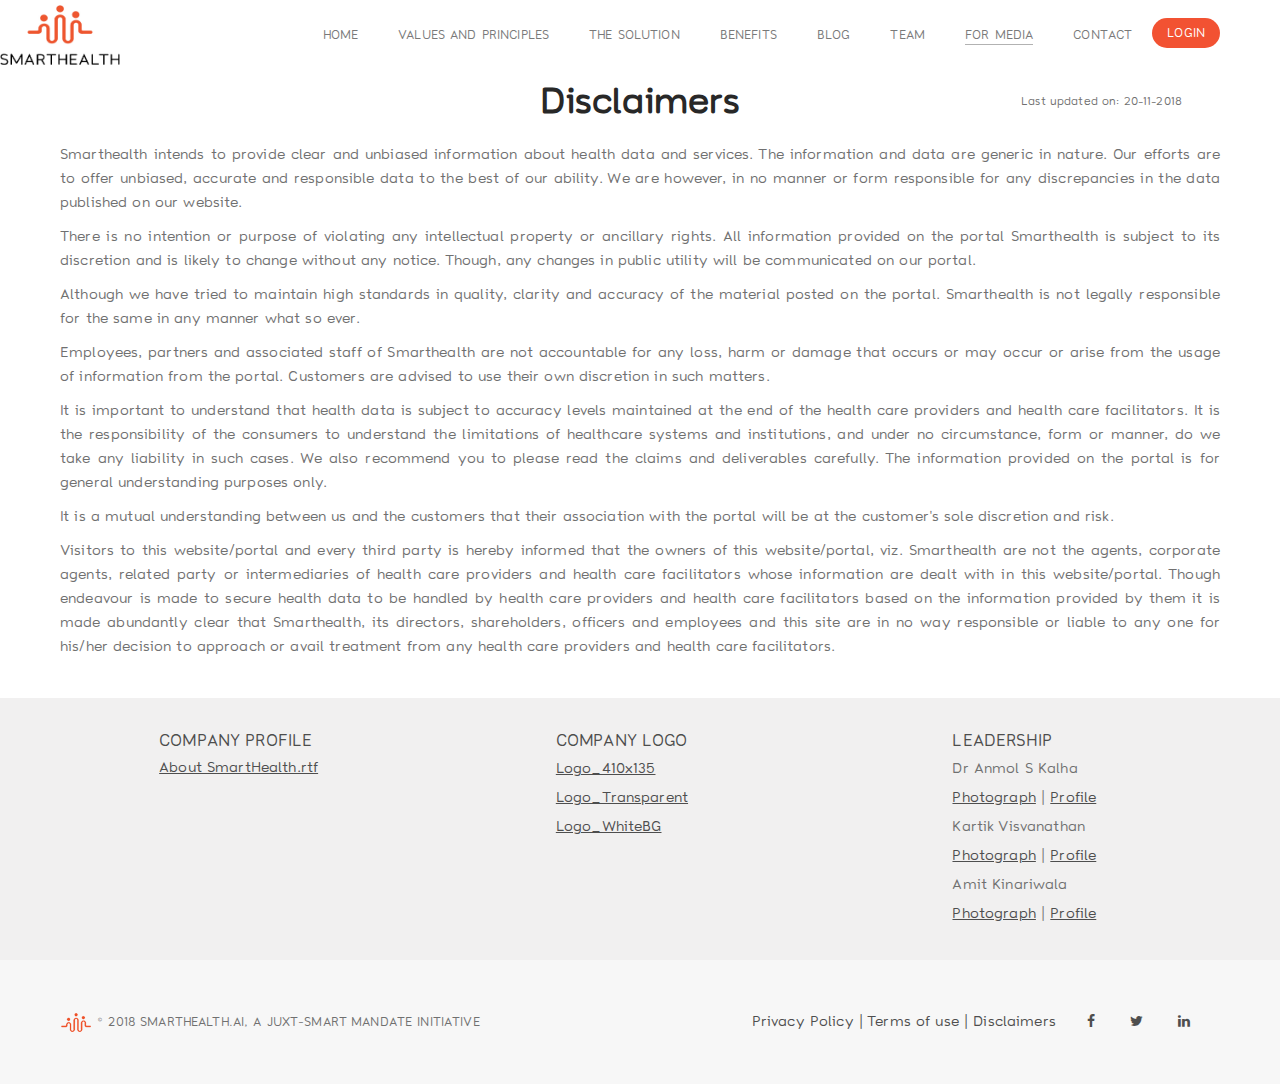
<file: disclaimers.html>
<!doctype html>
<html class="no-js" lang="en">

<head>
    <meta charset="utf-8">
    <meta http-equiv="X-UA-Compatible" content="IE=edge">
    <meta name="viewport" content="width=device-width,initial-scale=1.0,maximum-scale=1" />
    <!-- title -->
    <title>SMARTHEALTH.AI | Privacy Policy</title>
    <meta name="description" content="An initiative by Juxt-Smart Mandate, SmartHealth.ai is transforming healthcare using Deep Analytics and empowering care providers."
    />
    <meta name="keywords" content="healthcare analytics, deep learning, healthcare data, data, data analytics, healthcare analytics India, healthcare analytics company, healthcare data analytics companies, healthcare data mining, machine learning, healthcare data solutions, smart healthcare" />
    <meta name="author" content="Juxt-Smart-Mandate">
    <!-- favicon -->
    <link rel="shortcut icon" href="images/Favicon-SmartHealth.png">
    <!-- animation -->
    <link rel="stylesheet" href="css/animate.css" />
    <!-- bootstrap -->
    <link rel="stylesheet" href="css/bootstrap.min.css" />
    <!-- font-awesome icon -->
    <link rel="stylesheet" href="css/font-awesome.min.css" />
    <!-- themify-icons -->
    <link rel="stylesheet" href="css/themify-icons.css" />
    <!-- owl carousel -->
    <link rel="stylesheet" href="css/owl.transitions.css" />
    <link rel="stylesheet" href="css/owl.carousel.css" />
    <!-- magnific popup -->
    <link rel="stylesheet" href="css/magnific-popup.css" />
    <!-- base -->
    <link rel="stylesheet" href="css/base.css" />
    <!-- elements -->
    <link rel="stylesheet" href="css/elements.css" />
    <!-- responsive -->
    <link rel="stylesheet" href="css/responsive.css" />
    <link rel="stylesheet" href="css/smart-health.css" />
    <!--[if IE 9]>
        <link rel="stylesheet" type="text/css" href="css/ie.css" />
        <![endif]-->
    <!--[if IE]>
            <script src="js/html5shiv.min.js"></script>
        <![endif]-->
    <style>
        .title-style6 .progress-bar-style1 .progress-bar {
            background-color: #374a8a;
        }
    </style>

</head>

<body>
    <header class="header-style4" id="header-section9">
        <!-- nav -->
        <nav class="navbar bg-white white-header alt-font no-margin no-padding shrink-medium-header light-header">
            <!-- <div class="header-top bg-light-gray tz-header-bg">
                <div class="container">
                    <div class="row">
                        <div class="col-md-12 col-sm-12 col-xs-12">
                            <div class="mail">GET SUPPORT: <a href="mailto:mail@smarthealth.ai" class="text-light-gray tz-text">MAIL@SMARTHEALTH.AI</a></div>
                            <div class="social float-right">
                                <a href="#"><i class="fa fa-facebook tz-icon-color"></i></a>
                                <a href="#"><i class="fa fa-twitter tz-icon-color"></i></a>
                                <a href="#"><i class="fa fa-google-plus tz-icon-color"></i></a>
                                <a href="#"><i class="fa fa-linkedin tz-icon-color"></i></a>
                                <a href="#"><i class="fa fa-pinterest tz-icon-color"></i></a>
                            </div>
                        </div>
                    </div>
                </div>
            </div> -->
            <div class="header-bottom bg-white tz-header-bg sh-header">
                <div class="container navigation-menu">
                    <div class="row">
                        <!-- logo -->
                        <div class="col-md-2 col-sm-4 col-xs-9">
                            <a href="http://www.smarthealth.ai" class="inner-link sh-logo-margin">
                                <img alt="" src="images/Logo-White-background-19.jpg" data-img-size="(W)200px X (H)100px" style="max-height:60px; width:120px; height:60px;"
                                />
                            </a>
                        </div>
                        <!-- <div class="col-lg-3 col-md-3 col-sm-12 col-xs-12 sm-text-center sm-margin-five-bottom xs-margin-nine-bottom display-table">
                            <div class="display-table-cell-vertical-middle">
                                <a href="#home" class="inner-link"><img src="images/Logo-White-background-19.jpg" alt="" data-img-size="(W)163px X (H)39px"></a>
                            </div>
                        </div> -->
                        <!-- end logo -->
                        <div class="col-md-10 col-sm-8 col-xs-3 position-inherit">
                            <button data-target="#bs-example-navbar-collapse-1" data-toggle="collapse" class="navbar-toggle collapsed" type="button">
                                <span class="sr-only">Toggle navigation</span>
                                <span class="icon-bar"></span>
                                <span class="icon-bar"></span>
                                <span class="icon-bar"></span>
                            </button>
                            <div id="bs-example-navbar-collapse-1" class="collapse navbar-collapse pull-right">
                                <ul class="nav navbar-nav  font-weight-500">
                                    <li class="propClone">
                                        <a class="inner-link" href="index.html#home4">HOME</a>
                                    </li>
                                    <!-- <li class="propClone"><a class="inner-link" href="#purpose">PURPOSE</a></li> -->
                                    <li class="propClone">
                                        <a class="inner-link" href="index.html#purpose">VALUES AND PRINCIPLES</a>
                                    </li>
                                    <li class="propClone">
                                        <a class="inner-link" href="index.html#solution">THE SOLUTION</a>
                                    </li>
                                    <li class="propClone">
                                        <a class="inner-link" href="index.html#benefits">BENEFITS</a>
                                    </li>
                                    <li class="propClone">
                                        <a class="inner-link" href="https://medium.com/smarthealth-ai" target="_blank">BLOG</a>
                                    </li>
                                    <li class="propClone">
                                        <a class="inner-link"  href="index.html#team">TEAM</a>
                                    </li>
                                    <li class="propClone">
                                        <a class="inner-link" href="index.html#media">FOR MEDIA</a>
                                    </li>
                                    <li class="propClone">
                                        <a class="inner-link" href="index.html#contact">CONTACT</a>
                                    </li>
									<li class="propClone login-menu">
                                        <a class="inner-link" target="_blank" href="https://ehr.smarthealth.ai">LOGIN</a>
                                    </li>
                                </ul>
                            </div>
                        </div>
                    </div>
                </div>
            </div>
        </nav>
        <!-- end nav -->
    </header>
    <!-- SLIDER SECTION -->
   
    
  
<div style="position: absolute;top: 90px;right: 98px;font-size: 11px;">Last updated on: 20-11-2018</div>
    <!-- MEDIA SECTION -->
    <section class="padding-110px-tb xs-padding-60px-tb bg-white builder-bg border-none sh-media-text" id="media">
        <div class="container">
            <div class="row">
                <!-- section title -->
<div class="col-md-12 col-sm-12 col-xs-12 text-center">
	<h2 class="section-title-large sm-section-title-medium text-dark-gray font-weight-600 alt-font margin-three-bottom xs-margin-fifteen-bottom tz-text">Disclaimers</h2>
	<p class="text-medium  margin-lr-auto md-width-70 margin-bottom-10px sm-width-100 tz-text text-justify">Smarthealth intends to provide clear and unbiased information about health data and services. The information and data are generic in nature. Our efforts are to offer unbiased, accurate and responsible data to the best of our ability. We are however, in no manner or form responsible for any discrepancies in the data published on our website.</p>

	<p class="text-medium  margin-lr-auto md-width-70 margin-bottom-10px sm-width-100 tz-text text-justify">There is no intention or purpose of violating any intellectual property or ancillary rights. All information provided on the portal Smarthealth is subject to its discretion and is likely to change without any notice. Though, any changes in public utility will be communicated on our portal. </p>

<p class="text-medium  margin-lr-auto md-width-70 margin-bottom-10px sm-width-100 tz-text text-justify">Although we have tried to maintain high standards in quality, clarity and accuracy of the material posted on the portal. Smarthealth is not legally responsible for the same in any manner what so ever. </p>

<p class="text-medium  margin-lr-auto md-width-70 margin-bottom-10px sm-width-100 tz-text text-justify">Employees, partners and associated staff of Smarthealth are not accountable for any loss, harm or damage that occurs or may occur or arise from the usage of information from the portal. Customers are advised to use their own discretion in such matters. </p>

<p class="text-medium  margin-lr-auto md-width-70 margin-bottom-10px sm-width-100 tz-text text-justify">It is important to understand that health data is subject to accuracy levels maintained at the end of the health care providers and health care facilitators. It is the responsibility of the consumers to understand the limitations of healthcare systems and institutions, and under no circumstance, form or manner, do we take any liability in such cases. We also recommend you to please read the claims and deliverables carefully. The information provided on the portal is for general understanding purposes only. </p>

<p class="text-medium  margin-lr-auto md-width-70 margin-bottom-10px sm-width-100 tz-text text-justify">It is a mutual understanding between us and the customers that their association with the portal will be at the customer's sole discretion and risk. </p>

<p class="text-medium  margin-lr-auto md-width-70 margin-bottom-10px sm-width-100 tz-text text-justify">Visitors to this website/portal and every third party is hereby informed that the owners of this website/portal, viz. Smarthealth are not the agents, corporate agents, related party or intermediaries of health care providers and health care facilitators whose information are dealt with in this website/portal. Though endeavour is made to secure health data to be handled by health care providers and health care facilitators based on the information provided by them it is made abundantly clear that Smarthealth, its directors, shareholders, officers and employees and this site are in no way responsible or liable to any one for his/her decision to approach or avail treatment from any health care providers and health care facilitators. </p>

</div>
                <!-- end section title -->
            </div>
        </div>
    </section>
    <section class="padding-110px-tb sh-bg-gray builder-bg border-none xs-padding-60px-tb sh-media-text" id="media-content">
        <div class="container">
            <div class="row equalize xs-equalize-auto">
                <!-- section title -->
                <div class="col-md-4 col-sm-4 col-xs-12 col-md-offset-1 display-table xs-margin-fifteen-bottom">
                    <div class="display-table-cell-vertical-middle text-white">
                        <h6 class="alt-font font-weight-400 width-90 sm-width-100 tz-text sh-text-gray sh-font-16p">COMPANY PROFILE</h6>
                        <div class="sh-media-class">
                            <p>
                                <a href="mediaInfo/About_SmartHealth.rtf" target="_blank">About SmartHealth.rtf</a>
                            </p>
                        </div>
                    </div>
                </div>
                <div class="col-md-4 col-sm-4 col-xs-12 text-medium display-table">
                    <div class="display-table-cell-vertical-middle">
                        <h6 class="alt-font font-weight-400 width-90 sm-width-100 tz-text sh-text-gray sh-font-16p">COMPANY LOGO</h6>
                        <div class="text-medium tz-text no-margin sh-media-class">
                            <p>
                                <a href="mediaInfo/Logo_410.jpg" target="_blank">Logo_410x135</a>
                            </p>
                            <p>
                                <a href="mediaInfo/Logo_Transparent.png" target="_blank">Logo_Transparent</a>
                            </p>
                            <p>
                                <a href="mediaInfo/Logo_WhiteBackground.jpg" target="_blank">Logo_WhiteBG</a>
                            </p>
                        </div>
                    </div>
                </div>
                <div class="col-md-3 col-sm-3 col-xs-12 text-medium display-table">
                    <div class="display-table-cell-vertical-middle">
                        <h6 class="alt-font font-weight-400 width-90 sm-width-100 tz-text sh-text-gray sh-font-16p">LEADERSHIP</h6>
                        <div class="text-medium tz-text no-margin sh-media-class">
                            <p>Dr Anmol S Kalha</p>
                            <p>
                                <a href="mediaInfo/amol/Dr_Anmol_Kalha.png" target="_blank">Photograph</a> |
                                <a href="mediaInfo/amol/Anmol_Kalha.rtf" target="_blank">Profile</a>
                            </p>
                            <p>Kartik Visvanathan</p>
                            <p>
                                <a href="mediaInfo/kartik/Kartik_Visvanathan.png" target="_blank">Photograph</a> |
                                <a href="mediaInfo/kartik/Kartik_Visvanathan.rtf" target="_blank">Profile</a>
                            </p>
                            <p>Amit Kinariwala</p>
                            <p>
                                <a href="mediaInfo/amit/Amit_Kinariwala.png" target="_blank">Photograph</a> |
                                <a href="mediaInfo/amit/Amit_Kinariwala.rtf" target="_blank">Profile</a>
                            </p>
                        </div>
                    </div>
                </div>
                <!-- end section title -->
            </div>
        </div>
    </section>


	

    
    <!-- Footer Section -->
    <footer id="footer-section1" class="bg-light-gray padding-50px-tb xs-padding-40px-tb builder-bg">
                <div class="container">
                    <div class="row">
                        <div class="col-md-5 col-sm-6 col-xs-12 xs-text-center xs-margin-nine-bottom">
                           <img src="images/footer.png" alt="smart_health">   <span class="tz-text text-small text-transform"> &copy; 2018  SmartHealth.ai, <a class="text-light-gray2" href="http://www.juxt-smartmandate.com/">a Juxt-Smart Mandate initiative</a></span>
                        </div>
                        <div class="col-md-7 col-sm-6 col-xs-12 text-right xs-text-center">
							
										<!-- <a href="https://www.facebook.com/SmartHealthai-298545867329108/" target="_blank" class="margin-eight-right">
										   Privacy Policy
										</a>   -->
								<div class="social icon-extra-small no-margin">
								<a href="policy.html"  class="">Privacy Policy | </a> 
										<a href="terms.html"  class="">Terms of use | </a>  
										<a href="disclaimers.html"  class=""> Disclaimers </a> &nbsp;&nbsp;&nbsp;&nbsp;  
									<a href="https://www.facebook.com/SmartHealthai-298545867329108/" target="_blank" class="margin-eight-right">
										<i class="fa fa-facebook tz-icon-color"></i>
									</a>
									<a href="https://twitter.com/SmartHealth_ai" target="_blank" class="margin-eight-right">
										<i class="fa fa-twitter tz-icon-color"></i>
									</a>
									<a href="https://www.linkedin.com/company/smarthealth-ai/" target="_blank" class="margin-eight-right">
										<i class="fa fa-linkedin tz-icon-color"></i>
									</a>
						
                            </div>
                        </div>
						<!-- <div class="col-md-12 col-sm-12 col-xs-12 text-left xs-text-center">
								<div class="">Privacy Policy</div>
							</div> -->
                    </div>
                </div>
            </footer>

    <!-- javascript libraries -->
    <script type="text/javascript" src="js/jquery.min.js"></script>
    <script type="text/javascript" src="js/jquery.appear.js"></script>
    <script type="text/javascript" src="js/smooth-scroll.js"></script>
    <script type="text/javascript" src="js/bootstrap.min.js"></script>
    <!-- wow animation -->
    <script type="text/javascript" src="js/wow.min.js"></script>
    <!-- owl carousel -->
    <script type="text/javascript" src="js/owl.carousel.min.js"></script>
    <!-- images loaded -->
    <script type="text/javascript" src="js/imagesloaded.pkgd.min.js"></script>
    <!-- isotope -->
    <script type="text/javascript" src="js/jquery.isotope.min.js"></script>
    <!-- magnific popup -->
    <script type="text/javascript" src="js/jquery.magnific-popup.min.js"></script>
    <!-- navigation -->
    <script type="text/javascript" src="js/jquery.nav.js"></script>
    <!-- equalize -->
    <script type="text/javascript" src="js/equalize.min.js"></script>
    <!-- fit videos -->
    <script type="text/javascript" src="js/jquery.fitvids.js"></script>
    <!-- number counter -->
    <script type="text/javascript" src="js/jquery.countTo.js"></script>
    <!-- time counter  -->
    <script type="text/javascript" src="js/counter.js"></script>
    <!-- twitter Fetcher  -->
    <script type="text/javascript" src="js/twitterFetcher_min.js"></script>
    <!-- main -->
    <script type="text/javascript" src="js/main.js"></script>
    <!-- Custom Javascipt File -->
    <script type="text/javascript" src="js/smart-health.js"></script>

</body>

</html>
</file>
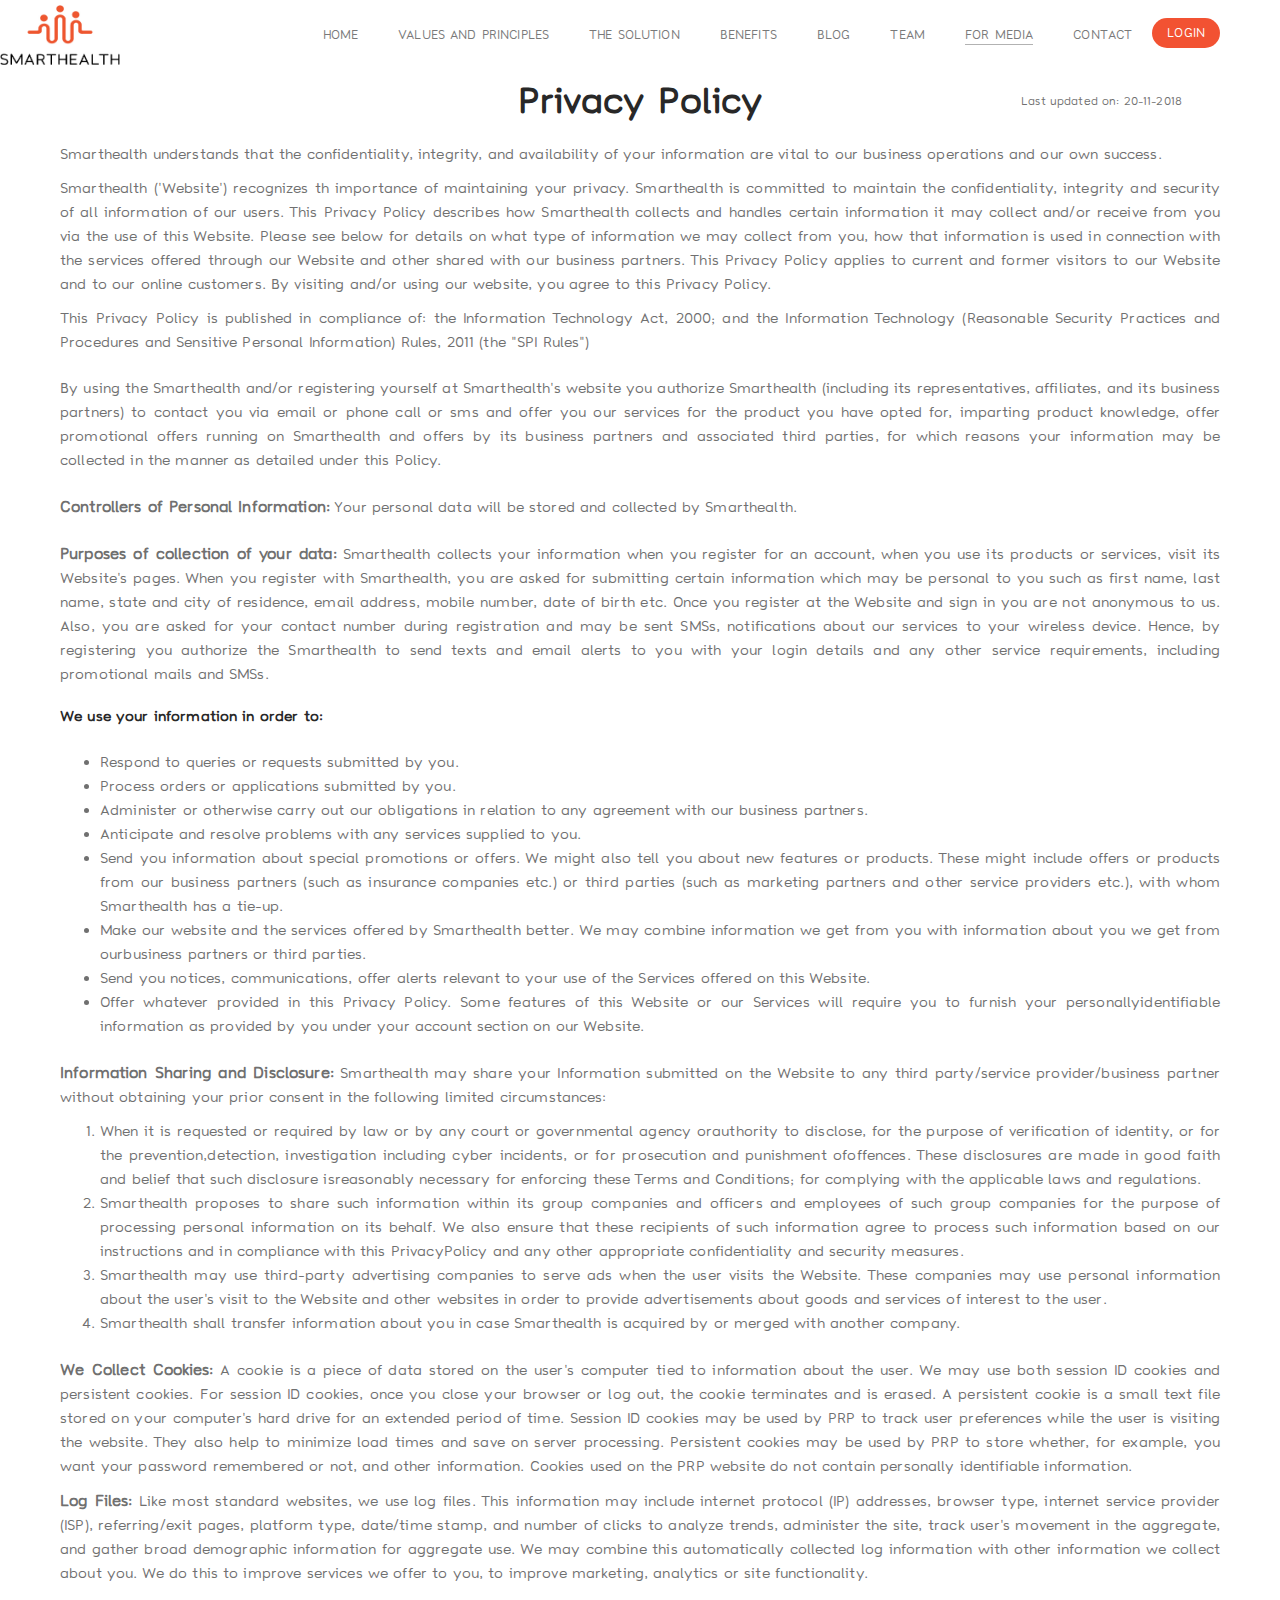
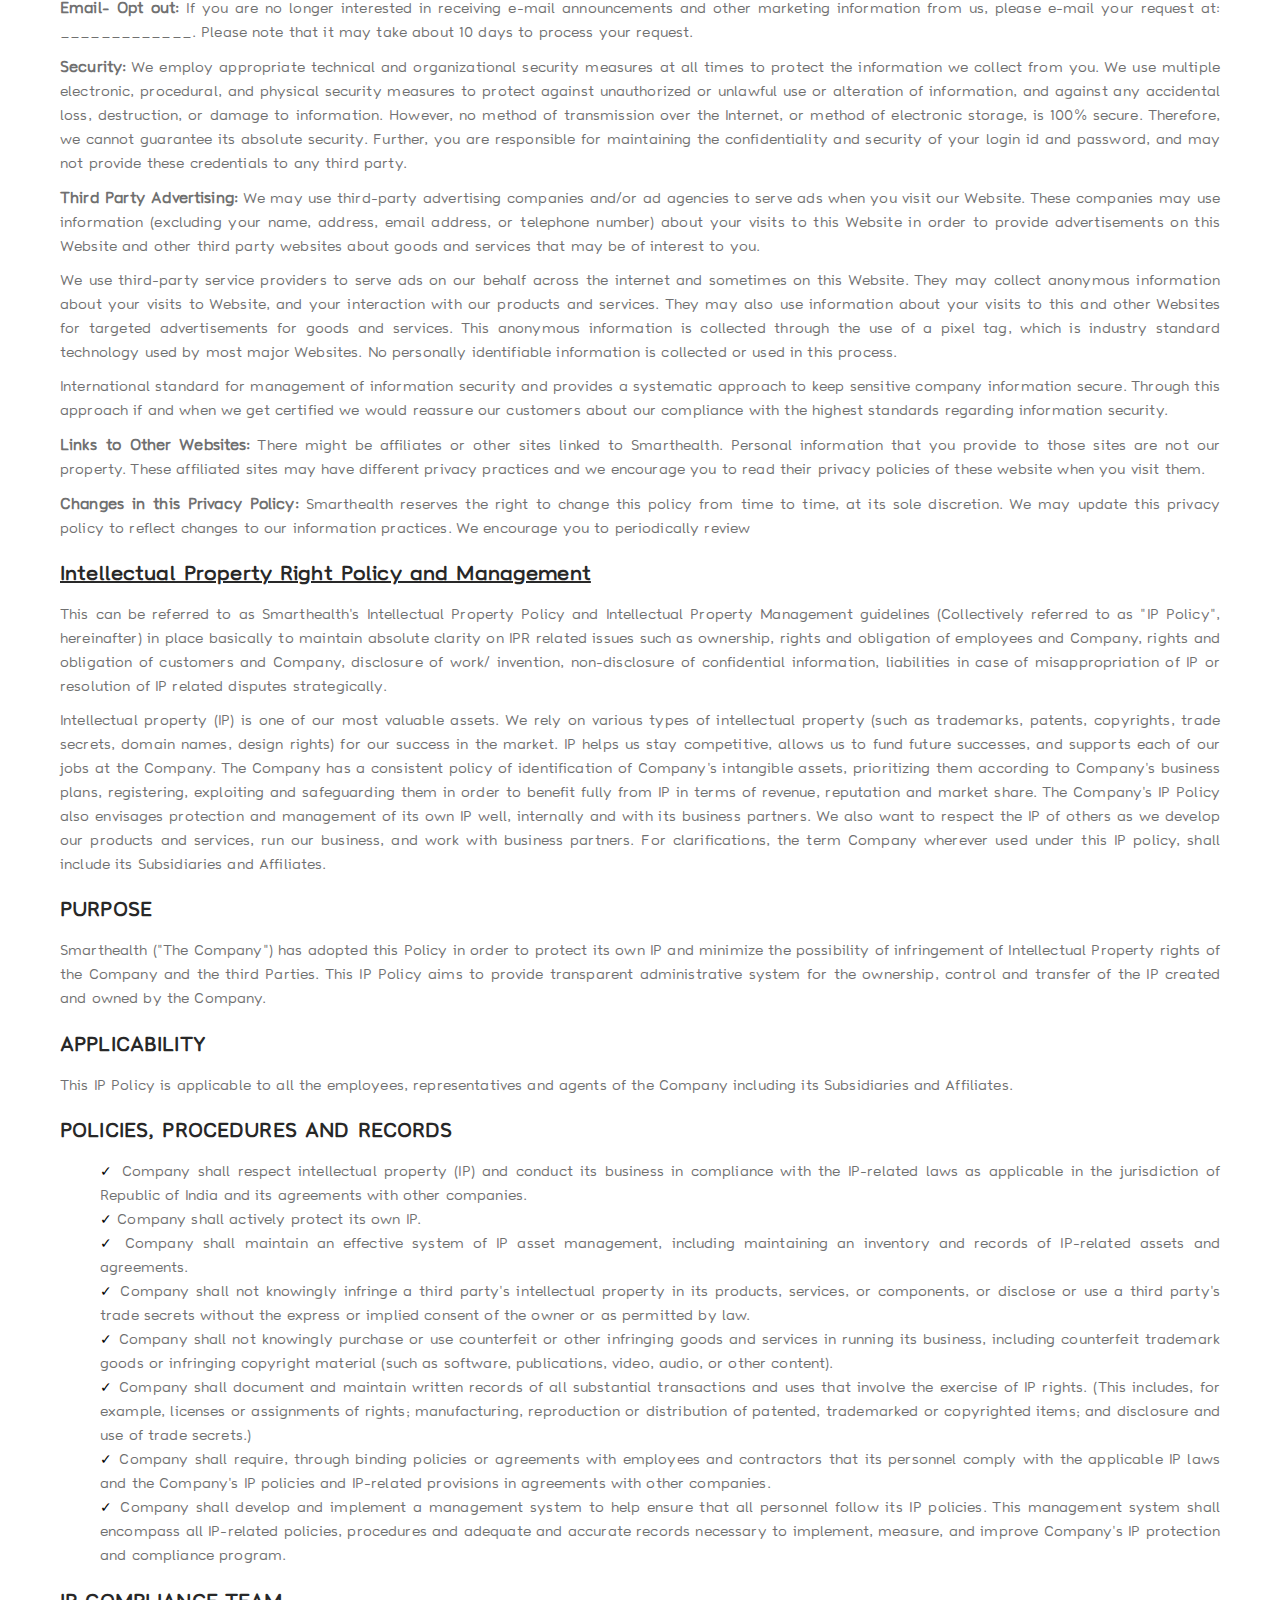
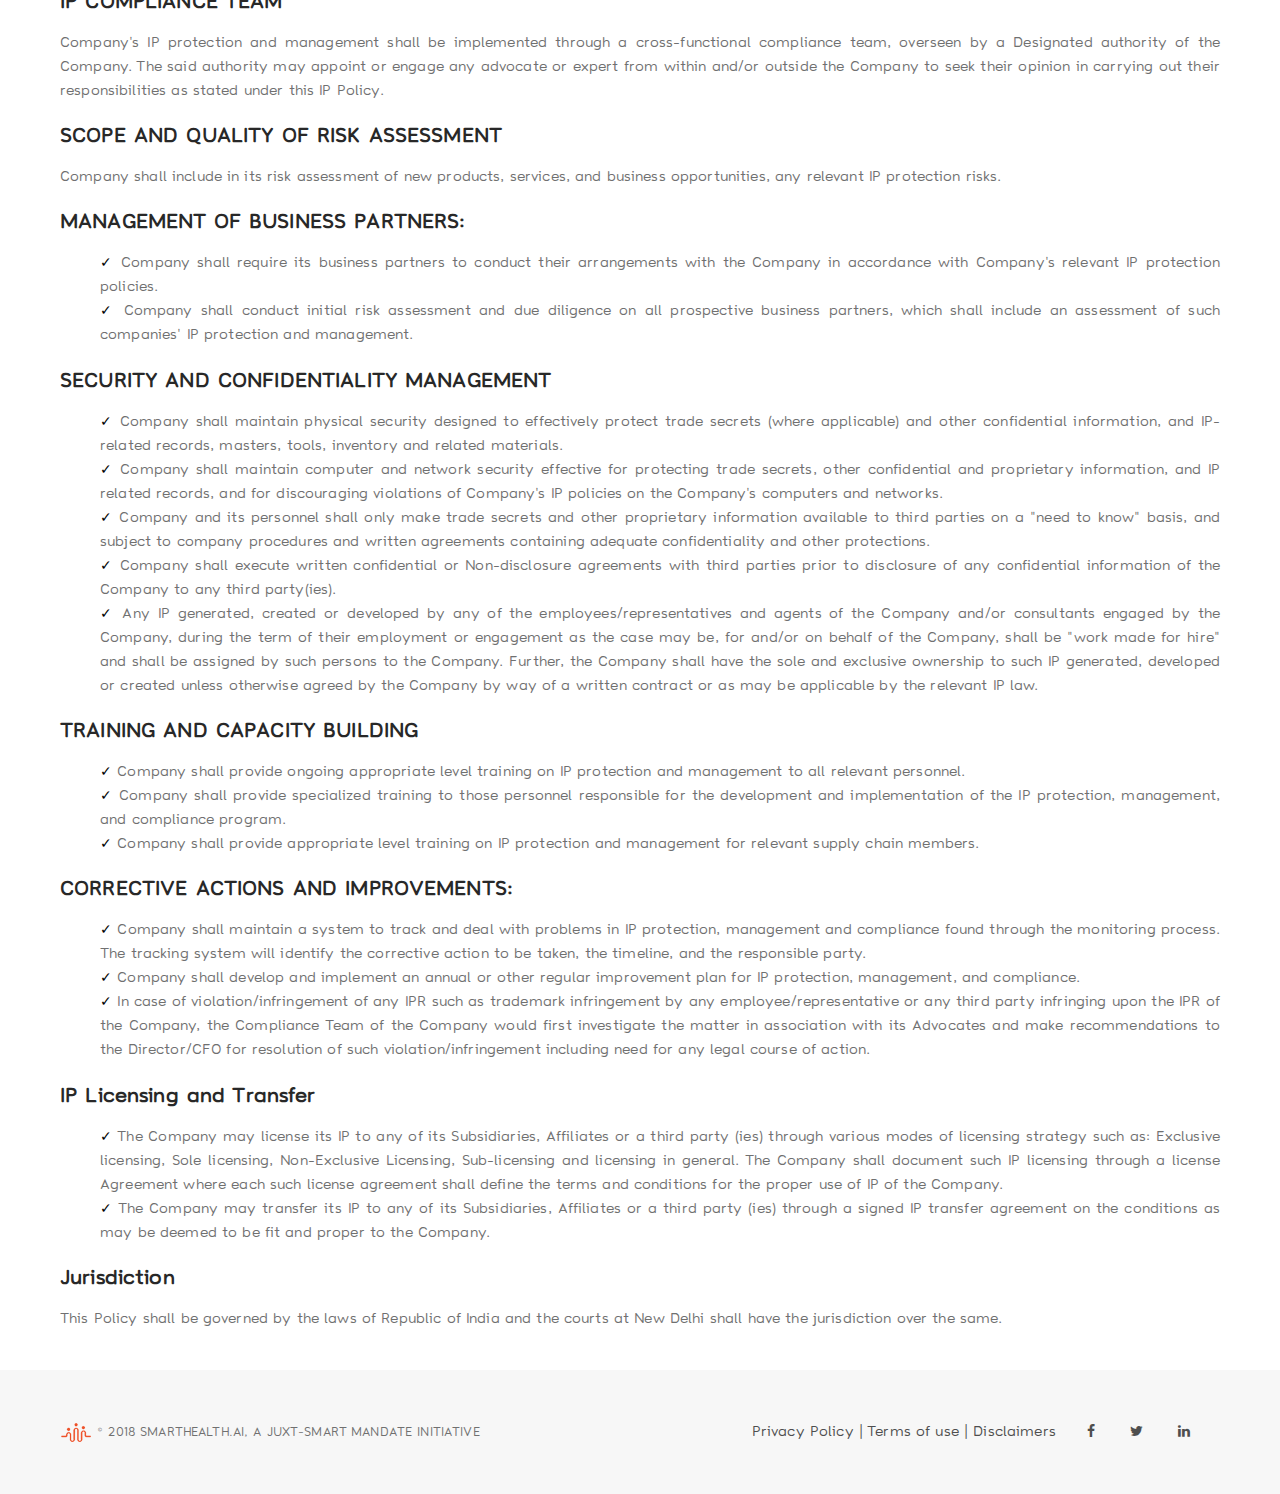
<file: policy.html>
<!doctype html>
<html class="no-js" lang="en">

<head>
    <meta charset="utf-8">
    <meta http-equiv="X-UA-Compatible" content="IE=edge">
    <meta name="viewport" content="width=device-width,initial-scale=1.0,maximum-scale=1" />
    <!-- title -->
    <title>SMARTHEALTH.AI | Privacy Policy</title>
    <meta name="description" content="An initiative by Juxt-Smart Mandate, SmartHealth.ai is transforming healthcare using Deep Analytics and empowering care providers."
    />
    <meta name="keywords" content="healthcare analytics, deep learning, healthcare data, data, data analytics, healthcare analytics India, healthcare analytics company, healthcare data analytics companies, healthcare data mining, machine learning, healthcare data solutions, smart healthcare" />
    <meta name="author" content="Juxt-Smart-Mandate">
    <!-- favicon -->
    <link rel="shortcut icon" href="images/Favicon-SmartHealth.png">
    <!-- animation -->
    <link rel="stylesheet" href="css/animate.css" />
    <!-- bootstrap -->
    <link rel="stylesheet" href="css/bootstrap.min.css" />
    <!-- font-awesome icon -->
    <link rel="stylesheet" href="css/font-awesome.min.css" />
    <!-- themify-icons -->
    <link rel="stylesheet" href="css/themify-icons.css" />
    <!-- owl carousel -->
    <link rel="stylesheet" href="css/owl.transitions.css" />
    <link rel="stylesheet" href="css/owl.carousel.css" />
    <!-- magnific popup -->
    <link rel="stylesheet" href="css/magnific-popup.css" />
    <!-- base -->
    <link rel="stylesheet" href="css/base.css" />
    <!-- elements -->
    <link rel="stylesheet" href="css/elements.css" />
    <!-- responsive -->
    <link rel="stylesheet" href="css/responsive.css" />
    <link rel="stylesheet" href="css/smart-health.css" />
    <!--[if IE 9]>
        <link rel="stylesheet" type="text/css" href="css/ie.css" />
        <![endif]-->
    <!--[if IE]>
            <script src="js/html5shiv.min.js"></script>
        <![endif]-->
    <style>
        .title-style6 .progress-bar-style1 .progress-bar {
            background-color: #374a8a;
        }
    </style>

</head>

<body>
    <header class="header-style4" id="header-section9">
        <!-- nav -->
        <nav class="navbar bg-white white-header alt-font no-margin no-padding shrink-medium-header light-header">
            <!-- <div class="header-top bg-light-gray tz-header-bg">
                <div class="container">
                    <div class="row">
                        <div class="col-md-12 col-sm-12 col-xs-12">
                            <div class="mail">GET SUPPORT: <a href="mailto:mail@smarthealth.ai" class="text-light-gray tz-text">MAIL@SMARTHEALTH.AI</a></div>
                            <div class="social float-right">
                                <a href="#"><i class="fa fa-facebook tz-icon-color"></i></a>
                                <a href="#"><i class="fa fa-twitter tz-icon-color"></i></a>
                                <a href="#"><i class="fa fa-google-plus tz-icon-color"></i></a>
                                <a href="#"><i class="fa fa-linkedin tz-icon-color"></i></a>
                                <a href="#"><i class="fa fa-pinterest tz-icon-color"></i></a>
                            </div>
                        </div>
                    </div>
                </div>
            </div> -->
            <div class="header-bottom bg-white tz-header-bg sh-header">
                <div class="container navigation-menu">
                    <div class="row">
                        <!-- logo -->
                        <div class="col-md-2 col-sm-4 col-xs-9">
                            <a href="http://www.smarthealth.ai" class="inner-link sh-logo-margin">
                                <img alt="" src="images/Logo-White-background-19.jpg" data-img-size="(W)200px X (H)100px" style="max-height:60px; width:120px; height:60px;"
                                />
                            </a>
                        </div>
                        <!-- <div class="col-lg-3 col-md-3 col-sm-12 col-xs-12 sm-text-center sm-margin-five-bottom xs-margin-nine-bottom display-table">
                            <div class="display-table-cell-vertical-middle">
                                <a href="#home" class="inner-link"><img src="images/Logo-White-background-19.jpg" alt="" data-img-size="(W)163px X (H)39px"></a>
                            </div>
                        </div> -->
                        <!-- end logo -->
                        <div class="col-md-10 col-sm-8 col-xs-3 position-inherit">
                            <button data-target="#bs-example-navbar-collapse-1" data-toggle="collapse" class="navbar-toggle collapsed" type="button">
                                <span class="sr-only">Toggle navigation</span>
                                <span class="icon-bar"></span>
                                <span class="icon-bar"></span>
                                <span class="icon-bar"></span>
                            </button>
                            <div id="bs-example-navbar-collapse-1" class="collapse navbar-collapse pull-right">
                                <ul class="nav navbar-nav  font-weight-500">
                                    <li class="propClone">
                                        <a class="inner-link" href="index.html#home4">HOME</a>
                                    </li>
                                    <!-- <li class="propClone"><a class="inner-link" href="#purpose">PURPOSE</a></li> -->
                                    <li class="propClone">
                                        <a class="inner-link" href="index.html#purpose">VALUES AND PRINCIPLES</a>
                                    </li>
                                    <li class="propClone">
                                        <a class="inner-link" href="index.html#solution">THE SOLUTION</a>
                                    </li>
                                    <li class="propClone">
                                        <a class="inner-link" href="index.html#benefits">BENEFITS</a>
                                    </li>
                                    <li class="propClone">
                                        <a class="inner-link" href="https://medium.com/smarthealth-ai" target="_blank">BLOG</a>
                                    </li>
                                    <li class="propClone">
                                        <a class="inner-link"  href="index.html#team">TEAM</a>
                                    </li>
                                    <li class="propClone">
                                        <a class="inner-link" href="index.html#media">FOR MEDIA</a>
                                    </li>
                                    <li class="propClone">
                                        <a class="inner-link" href="index.html#contact">CONTACT</a>
                                    </li>
									<li class="propClone login-menu">
                                        <a class="inner-link" target="_blank" href="https://ehr.smarthealth.ai">LOGIN</a>
                                    </li>
                                </ul>
                            </div>
                        </div>
                    </div>
                </div>
            </div>
        </nav>
        <!-- end nav -->
    </header>
    <!-- SLIDER SECTION -->
   
    
  
	<div style="position: absolute;top: 90px;right: 98px;font-size: 11px;">Last updated on: 20-11-2018</div>
    <!-- MEDIA SECTION -->
    <section class="padding-110px-tb xs-padding-60px-tb bg-white builder-bg border-none sh-media-text" id="media">
        <div class="container">
            <div class="row">
                <!-- section title -->
                <div class="col-md-12 col-sm-12 col-xs-12 ">
                    <h2 class="section-title-large sm-section-title-medium text-dark-gray font-weight-600 alt-font margin-three-bottom xs-margin-fifteen-bottom tz-text text-center" >Privacy Policy</h2>
                    <p class="text-medium  margin-lr-auto md-width-70 sm-width-100 tz-text margin-bottom-10px text-justify">Smarthealth understands that the confidentiality, integrity, and availability of your information are vital to our business operations and our own success.

                    </p>
				 <p class="text-medium  margin-lr-auto md-width-70 margin-bottom-10px sm-width-100 tz-text text-justify">Smarthealth ('Website') recognizes th importance of maintaining your privacy. Smarthealth is committed to maintain the confidentiality, integrity and security of all information of our users. This Privacy Policy describes how Smarthealth collects and handles certain information it may collect and/or receive from you via the use of this Website. Please see below for details on what type of information we may collect from you, how that information is used in connection with the services offered through our Website and other shared with our business partners. This Privacy Policy applies to current and former visitors to our Website and to our online customers. By visiting and/or using our website, you agree to this Privacy Policy.</p>
				 <p class="text-medium  margin-lr-auto md-width-70 sm-width-100 tz-text text-justify">
				 This Privacy Policy is published in compliance of: the Information Technology Act, 2000; and the Information Technology (Reasonable Security Practices and Procedures and Sensitive Personal Information) Rules, 2011 (the "SPI Rules")

				 </p>
				 <p class="text-medium  margin-lr-auto md-width-70  margin-bottom-10pxsm-width-100 tz-text text-justify">
				 By using the Smarthealth and/or registering yourself at Smarthealth's website you authorize Smarthealth (including its representatives, affiliates, and its business partners) to contact you via email or phone call or sms and offer you our services for the product you have opted for, imparting product knowledge, offer promotional offers running on Smarthealth and offers by its business partners and associated third parties, for which reasons your information may be collected in the manner as detailed under this Policy.
				 </p>
					 <p class="text-medium  margin-lr-auto md-width-70 sm-width-100 tz-text text-justify">
					<b class="font-size15"> Controllers of Personal Information:</b> Your personal data will be stored and collected by Smarthealth.
					 </p>
					  <p class="text-medium  margin-lr-auto md-width-70 margin-bottom-10px sm-width-100 tz-text text-justify">
					 <b class="font-size15"> Purposes of collection of your data:</b> Smarthealth collects your information when you register for an account, when you use its products or services, visit its Website's pages. When you register with Smarthealth, you are asked for submitting certain information which may be personal to you such as first name, last name, state and city of residence, email address, mobile number, date of birth etc. Once you register at the Website and sign in you are not anonymous to us. Also, you are asked for your contact number during registration and may be sent SMSs, notifications about our services to your wireless device. Hence, by registering you authorize the Smarthealth to send texts and email alerts to you with your login details and any other service requirements, including promotional mails and SMSs.

					  </p>

						  <h3 class="margin-two-top text-medium  margin-lr-auto md-width-70 sm-width-100 tz-text sm-section-title-medium text-dark-gray font-weight-600 alt-font margin-three-bottom xs-margin-fifteen-bottom text-justify margin-bottom-15px" >We use your information in order to:
						  </h3>
						  <p >
							  <ul class="text-medium  margin-lr-auto md-width-70 margin-bottom-10px sm-width-100 tz-text text-justify">
								<li> Respond to queries or requests submitted by you.</li>
								<li> Process orders or applications submitted by you.</li>
								<li> Administer or otherwise carry out our obligations in relation to any agreement with our business partners. </li>
								<li> Anticipate and resolve problems with any services supplied to you. </li>
								<li> Send you information about special promotions or offers. We might also tell you about new features or products. These might include offers or products from our business partners (such as insurance companies etc.) or third parties (such as marketing partners and other service providers etc.), with whom Smarthealth has a tie-up. </li>
								<li> Make our website and the services offered by Smarthealth better. We may combine information we get from you with information about you we get from ourbusiness partners or third parties.</li>
								<li> Send you notices, communications, offer alerts relevant to your use of the Services offered on this Website.</li>
								<li> Offer whatever provided in this Privacy Policy. Some features of this Website or our Services will require you to furnish your personallyidentifiable information as provided by you under your account section on our Website.</li>

							  </ul>
						  </p>

						  <p class="text-medium  margin-lr-auto md-width-70 margin-bottom-10px sm-width-100 tz-text text-justify"> <b class="font-size15">Information Sharing and Disclosure:</b> Smarthealth may share your Information submitted on the Website to any third party/service provider/business partner without obtaining your prior consent in the following limited circumstances:
							  <ol type="1" class="text-medium  margin-lr-auto md-width-70 margin-bottom-10px sm-width-100 tz-text text-justify">
							 <li>When it is requested or required by law or by any court or governmental agency orauthority to disclose, for the purpose of verification of identity, or for the prevention,detection, investigation including cyber incidents, or for prosecution and punishment ofoffences. These disclosures are made in good faith and belief that such disclosure isreasonably necessary for enforcing these Terms and Conditions; for complying with the applicable laws and regulations.</li>
							 <li>Smarthealth proposes to share such information within its group companies and officers and employees of such group companies for the purpose of processing personal information on its behalf. We also ensure that these recipients of such information agree to process such information based on our instructions and in compliance with this PrivacyPolicy and any other appropriate confidentiality and security measures.</li>
							 <li>Smarthealth may use third-party advertising companies to serve ads when the user visits the Website. These companies may use personal information about the user's visit to the Website and other websites in order to provide advertisements about goods and services of interest to the user.</li>
							 <li>Smarthealth shall transfer information about you in case Smarthealth is acquired by or merged with another company.</li>
							  </ol>
						  </p>
						  <p class="text-medium  margin-lr-auto md-width-70 margin-bottom-10px sm-width-100 tz-text text-justify"><b class="font-size15">We Collect Cookies:</b> A cookie is a piece of data stored on the user's computer tied to information about the user. We may use both session ID cookies and persistent cookies. For session ID cookies, once you close your browser or log out, the cookie terminates and is erased. A persistent cookie is a small text file stored on your computer's hard drive for an extended period of time. Session ID cookies may be used by PRP to track user preferences while the user is visiting the website. They also help to minimize load times and save on server processing. Persistent cookies may be used by PRP to store whether, for example, you want your password remembered or not, and other information. Cookies used on the PRP website do not contain personally identifiable information.
						</p>
						<p class="text-medium  margin-lr-auto md-width-70 margin-bottom-10px sm-width-100 tz-text text-justify"><b class="font-size15">Log Files:</b> Like most standard websites, we use log files. This information may include internet protocol (IP) addresses, browser type, internet service provider (ISP), referring/exit pages, platform type, date/time stamp, and number of clicks to analyze trends, administer the site, track user's movement in the aggregate, and gather broad demographic information for aggregate use. We may combine this automatically collected log information with other information we collect about you. We do this to improve services we offer to you, to improve marketing, analytics or site functionality.</p>
						<p class="text-medium  margin-lr-auto md-width-70 margin-bottom-10px sm-width-100 tz-text text-justify"><b class="font-size15">Email- Opt out:</b> If you are no longer interested in receiving e-mail announcements and other marketing information from us, please e-mail your request at: _____________. Please note that it may take about 10 days to process your request.</p>
						<p class="text-medium  margin-lr-auto md-width-70 margin-bottom-10px sm-width-100 tz-text text-justify"><b class="font-size15">Security:</b> We employ appropriate technical and organizational security measures at all times to protect the information we collect from you. We use multiple electronic, procedural, and physical security measures to protect against unauthorized or unlawful use or alteration of information, and against any accidental loss, destruction, or damage to information. However, no method of transmission over the Internet, or method of electronic storage, is 100% secure. Therefore, we cannot guarantee its absolute security. Further, you are responsible for maintaining the confidentiality and security of your login id and password, and may not provide these credentials to any third party.
						</p>
						<p class="text-medium  margin-lr-auto md-width-70 margin-bottom-10px sm-width-100 tz-text text-justify"><b class="font-size15">Third Party Advertising:</b> We may use third-party advertising companies and/or ad agencies to serve ads when you visit our Website. These companies may use information (excluding your name, address, email address, or telephone number) about your visits to this Website in order to provide advertisements on this Website and other third party websites about goods and services that may be of interest to you.</p>
						<p class="text-medium  margin-lr-auto md-width-70 margin-bottom-10px sm-width-100 tz-text text-justify">We use third-party service providers to serve ads on our behalf across the internet and sometimes on this Website. They may collect anonymous information about your visits to Website, and your interaction with our products and services. They may also use information about your visits to this and other Websites for targeted advertisements for goods and services. This anonymous information is collected through the use of a pixel tag, which is industry standard technology used by most major Websites. No personally identifiable information is collected or used in this process.</p>

						<p class="text-medium  margin-lr-auto md-width-70 margin-bottom-10px sm-width-100 tz-text text-justify">International standard for management of information security and provides a systematic approach to keep sensitive company information secure. Through this approach if and when we get certified we would reassure our customers about our compliance with the highest standards regarding information security.</p>
						<p class="text-medium  margin-lr-auto md-width-70 margin-bottom-10px sm-width-100 tz-text text-justify"><b class="font-size15">Links to Other Websites:</b> There might be affiliates or other sites linked to Smarthealth. Personal information that you provide to those sites are not our property. These affiliated sites may have different privacy practices and we encourage you to read their privacy policies of these website when you visit them.</p>
						<p class="text-medium  margin-lr-auto md-width-70 margin-bottom-10px sm-width-100 tz-text text-justify"><b class="font-size15">Changes in this Privacy Policy:</b> Smarthealth reserves the right to change this policy from time to time, at its sole discretion. We may update this privacy policy to reflect changes to our information practices. We encourage you to periodically review</p>
						<h5 class="margin-two-top   margin-lr-auto md-width-70 sm-width-100 tz-text sm-section-title-medium text-dark-gray font-weight-600 alt-font margin-three-bottom xs-margin-fifteen-bottom text-justify margin-bottom-15px" ><u>Intellectual Property Right Policy and Management</u></h5>
						<p class="text-medium  margin-lr-auto md-width-70 margin-bottom-10px sm-width-100 tz-text text-justify">This can be referred to as Smarthealth's Intellectual Property Policy and Intellectual Property Management guidelines (Collectively referred to as "IP Policy", hereinafter) in place basically to maintain absolute clarity on IPR related issues such as ownership, rights and obligation of employees and Company, rights and obligation of customers and Company, disclosure of work/ invention, non-disclosure of confidential information, liabilities in case of misappropriation of IP or resolution of IP related disputes strategically.
						</p>
						<p class="text-medium  margin-lr-auto md-width-70 margin-bottom-10px sm-width-100 tz-text text-justify">Intellectual property (IP) is one of our most valuable assets. We rely on various types of intellectual property (such as trademarks, patents, copyrights, trade secrets, domain names, design rights) for our success in the market. IP helps us stay competitive, allows us to fund future successes, and supports each of our jobs at the Company. The Company has a consistent policy of identification of Company's intangible assets, prioritizing them according to Company's business plans, registering, exploiting and safeguarding them in order to benefit fully from IP in terms of revenue, reputation and market share. The Company's IP Policy also envisages protection and management of its own IP well, internally and with its business partners. We also want to respect the IP of others as we develop our products and services, run our business, and work with business partners. For clarifications, the term Company wherever used under this IP policy, shall include its Subsidiaries and Affiliates.</p>
						<h5 class="margin-two-top   margin-lr-auto md-width-70 sm-width-100 tz-text sm-section-title-medium text-dark-gray font-weight-600 alt-font margin-three-bottom xs-margin-fifteen-bottom text-justify margin-bottom-15px" >PURPOSE</h5>
						<p class="text-medium  margin-lr-auto md-width-70 margin-bottom-10px sm-width-100 tz-text text-justify">Smarthealth ("The Company") has adopted this Policy in order to protect its own IP and minimize the possibility of infringement of Intellectual Property rights of the Company and the third Parties. This IP Policy aims to provide transparent administrative system for the ownership, control and transfer of the IP created and owned by the Company.</p>
						<h5 class="margin-two-top   margin-lr-auto md-width-70 sm-width-100 tz-text sm-section-title-medium text-dark-gray font-weight-600 alt-font margin-three-bottom xs-margin-fifteen-bottom text-justify margin-bottom-15px" >APPLICABILITY</h5>
						<p class="text-medium  margin-lr-auto md-width-70 margin-bottom-10px sm-width-100 tz-text text-justify">This IP Policy is applicable to all the employees, representatives and agents of the Company including its Subsidiaries and Affiliates.</p>
						<h5 class=" margin-two-top   margin-lr-auto md-width-70 sm-width-100 tz-text sm-section-title-medium text-dark-gray font-weight-600 alt-font margin-three-bottom xs-margin-fifteen-bottom text-justify margin-bottom-15px" >POLICIES, PROCEDURES AND RECORDS</h5>
							<ul class="Listnone pList text-medium  margin-lr-auto md-width-70 margin-bottom-10px sm-width-100 tz-text text-justify">
								<li class="tick"> Company shall respect intellectual property (IP) and conduct its business in compliance with the IP-related laws as applicable in the jurisdiction of Republic of India and its agreements with other companies.</li>
								<li class="tick"> Company shall actively protect its own IP.</li>
								<li class="tick"> Company shall maintain an effective system of IP asset management, including
								maintaining an inventory and records of IP-related assets and agreements.</li>
								<li class="tick"> Company shall not knowingly infringe a third party's intellectual property	 in its products, services, or components, or disclose or use a third party's trade secrets   without the express or implied consent of the owner or as permitted by law.</li>
								<li class="tick"> Company shall not knowingly purchase or use counterfeit or other infringing goods and services in running its business, including counterfeit trademark goods or infringing copyright material (such as software, publications, video, audio, or other content).</li>
								<li class="tick"> Company shall document and maintain written records of all substantial transactions and uses that involve the exercise of IP rights. (This includes, for example, licenses or assignments of rights; manufacturing, reproduction or distribution of patented, trademarked or copyrighted items; and disclosure and use of trade secrets.)</li>
								<li class="tick"> Company shall require, through binding policies or agreements with employees and contractors that its personnel comply with the applicable IP laws and the Company's IP policies and IP-related provisions in agreements with other companies.</li>
								<li class="tick"> Company shall develop and implement a management system to help ensure that all personnel follow its IP policies. This management system shall encompass all IP-related policies, procedures and adequate and accurate records necessary to implement, measure, and improve Company's IP protection and compliance program.</li>
							</ul>
						
							<h5 class=" margin-two-top   margin-lr-auto md-width-70 sm-width-100 tz-text sm-section-title-medium text-dark-gray font-weight-600 alt-font margin-three-bottom xs-margin-fifteen-bottom text-justify margin-bottom-15px">IP COMPLIANCE TEAM</h5>
							<p class="text-medium  margin-lr-auto md-width-70 margin-bottom-10px sm-width-100 tz-text text-justify">Company's IP protection and management shall be implemented through a cross-functional compliance team, overseen by a Designated authority of the Company. The said authority may appoint or engage any advocate or expert from within and/or outside the Company to seek their opinion in carrying out their responsibilities as stated under this IP Policy.</p>
							<h5 class=" margin-two-top   margin-lr-auto md-width-70 sm-width-100 tz-text sm-section-title-medium text-dark-gray font-weight-600 alt-font margin-three-bottom xs-margin-fifteen-bottom text-justify margin-bottom-15px">SCOPE AND QUALITY OF RISK ASSESSMENT</h5>
							<p class="text-medium  margin-lr-auto md-width-70 margin-bottom-10px sm-width-100 tz-text text-justify">Company shall include in its risk assessment of new products, services, and business opportunities, any relevant IP protection risks.</p>
							<h5 class=" margin-two-top   margin-lr-auto md-width-70 sm-width-100 tz-text sm-section-title-medium text-dark-gray font-weight-600 alt-font margin-three-bottom xs-margin-fifteen-bottom text-justify margin-bottom-15px" >MANAGEMENT OF BUSINESS PARTNERS:</h5>
							<ul class="Listnone pList text-medium  margin-lr-auto md-width-70 margin-bottom-10px sm-width-100 tz-text text-justify">
							<li class="tick"> Company shall require its business partners to conduct their arrangements with the Company in accordance with Company's relevant IP protection policies.</li>
							<li class="tick"> Company shall conduct initial risk assessment and due diligence on all prospective business partners, which shall include an assessment of such companies' IP protection and management.</li>
							</ul>
							<h5 class=" margin-two-top   margin-lr-auto md-width-70 sm-width-100 tz-text sm-section-title-medium text-dark-gray font-weight-600 alt-font margin-three-bottom xs-margin-fifteen-bottom text-justify margin-bottom-15px" >SECURITY AND CONFIDENTIALITY MANAGEMENT</h5>
							<ul class="Listnone pList text-medium  margin-lr-auto md-width-70 margin-bottom-10px sm-width-100 tz-text text-justify">
							<li class="tick"> Company shall maintain physical security designed to effectively protect trade secrets (where applicable) and other confidential information, and IP-related records, masters, tools, inventory and related materials.</li>
							<li class="tick"> Company shall maintain computer and network security effective for protecting trade secrets, other confidential and proprietary information, and IP related records, and for discouraging violations of Company's IP policies on the Company's computers and networks. </li>
							<li class="tick"> Company and its personnel shall only make trade secrets and other proprietary information available to third parties on a "need to know" basis, and subject to company procedures and written agreements containing adequate confidentiality and other protections.</li>
							<li class="tick"> Company shall execute written confidential or Non-disclosure agreements with third parties prior to disclosure of any confidential information of the Company to any third party(ies). </li>
							<li class="tick"> Any IP generated, created or developed by any of the employees/representatives and agents of the Company and/or consultants engaged by the Company, during the term of their employment or engagement as the case may be, for and/or on behalf of the Company, shall be "work made for hire" and shall be assigned by such persons to the Company. Further, the Company shall have the sole and exclusive ownership to such IP generated, developed or created unless otherwise agreed by the Company by way of a written contract or as may be applicable by the relevant IP law.</li>
						</ul>
						<h5 class=" margin-two-top   margin-lr-auto md-width-70 sm-width-100 tz-text sm-section-title-medium text-dark-gray font-weight-600 alt-font margin-three-bottom xs-margin-fifteen-bottom text-justify margin-bottom-15px" >TRAINING AND CAPACITY BUILDING</h5>
						<ul class="Listnone pList text-medium  margin-lr-auto md-width-70 margin-bottom-10px sm-width-100 tz-text text-justify">
						<li class="tick"> Company shall provide ongoing appropriate level training on IP protection and management to all relevant personnel.</li>
						<li class="tick"> Company shall provide specialized training to those personnel responsible for the
							development and implementation of the IP protection, management, and compliance program.</li>
						<li class="tick"> Company shall provide appropriate level training on IP protection and management for relevant supply chain members.</li>
						</ul>

						<h5 class=" margin-two-top   margin-lr-auto md-width-70 sm-width-100 tz-text sm-section-title-medium text-dark-gray font-weight-600 alt-font margin-three-bottom xs-margin-fifteen-bottom text-justify margin-bottom-15px" >CORRECTIVE ACTIONS AND IMPROVEMENTS:</h5>
						<ul class="Listnone pList text-medium  margin-lr-auto md-width-70 margin-bottom-10px sm-width-100 tz-text text-justify">
							<li class="tick"> Company shall maintain a system to track and deal with problems in IP protection, management and compliance found through the monitoring process. The tracking system will identify the corrective action to be taken, the timeline, and the responsible party.</li>
							<li class="tick"> Company shall develop and implement an annual or other regular improvement plan for IP protection, management, and compliance.</li>
							<li class="tick"> In case of violation/infringement of any IPR such as trademark infringement by any employee/representative or any third party infringing upon the IPR of the Company, the Compliance Team of the Company would first investigate the matter in association with its Advocates and make recommendations to the Director/CFO for resolution of such violation/infringement including need for any legal course of action.</li>
							</ul>
							<h5 class=" margin-two-top   margin-lr-auto md-width-70 sm-width-100 tz-text sm-section-title-medium text-dark-gray font-weight-600 alt-font margin-three-bottom xs-margin-fifteen-bottom text-justify margin-bottom-15px" >IP Licensing and Transfer</h5>
							<ul class="Listnone pList text-medium  margin-lr-auto md-width-70 margin-bottom-10px sm-width-100 tz-text text-justify">
							<li class="tick"> The Company may license its IP to any of its Subsidiaries, Affiliates or a third party (ies) through various modes of licensing strategy such as: Exclusive licensing, Sole licensing, Non-Exclusive Licensing, Sub-licensing and licensing in general. The Company shall document such IP licensing through a license Agreement where each such license agreement shall define the terms and conditions for the proper use of IP of the Company.</li>
							<li class="tick"> The Company may transfer its IP to any of its Subsidiaries, Affiliates or a third party (ies) through a signed IP transfer agreement on the conditions as may be deemed to be fit and proper to the Company.</li>
							</ul>
							<h5 class=" margin-two-top   margin-lr-auto md-width-70 sm-width-100 tz-text sm-section-title-medium text-dark-gray font-weight-600 alt-font margin-three-bottom xs-margin-fifteen-bottom text-justify margin-bottom-15px" >Jurisdiction</h5>
							<p class="text-medium  margin-lr-auto md-width-70 margin-bottom-10px sm-width-100 tz-text text-justify">This Policy shall be governed by the laws of Republic of India and the courts at New Delhi shall have the jurisdiction over the same. </p>
						</div>
                <!-- end section title -->
            </div>
        </div>
    </section>
  


	

    
    <!-- Footer Section -->
    <footer id="footer-section1" class="bg-light-gray padding-50px-tb xs-padding-40px-tb builder-bg">
                <div class="container">
                    <div class="row">
                        <div class="col-md-5 col-sm-6 col-xs-12 xs-text-center xs-margin-nine-bottom">
                           <img src="images/footer.png" alt="smart_health">   <span class="tz-text text-small text-transform"> &copy; 2018  SmartHealth.ai, <a class="text-light-gray2" href="http://www.juxt-smartmandate.com/">a Juxt-Smart Mandate initiative</a></span>
                        </div>
                        <div class="col-md-7 col-sm-6 col-xs-12 text-right xs-text-center">
							
										<!-- <a href="https://www.facebook.com/SmartHealthai-298545867329108/" target="_blank" class="margin-eight-right">
										   Privacy Policy
										</a>   -->
								<div class="social icon-extra-small no-margin">
								<a href="policy.html"  class="">Privacy Policy | </a> 
										<a href="terms.html"  class="">Terms of use | </a>  
										<a href="disclaimers.html"  class=""> Disclaimers </a> &nbsp;&nbsp;&nbsp;&nbsp;  
									<a href="https://www.facebook.com/SmartHealthai-298545867329108/" target="_blank" class="margin-eight-right">
										<i class="fa fa-facebook tz-icon-color"></i>
									</a>
									<a href="https://twitter.com/SmartHealth_ai" target="_blank" class="margin-eight-right">
										<i class="fa fa-twitter tz-icon-color"></i>
									</a>
									<a href="https://www.linkedin.com/company/smarthealth-ai/" target="_blank" class="margin-eight-right">
										<i class="fa fa-linkedin tz-icon-color"></i>
									</a>
						
                            </div>
                        </div>
						<!-- <div class="col-md-12 col-sm-12 col-xs-12 text-left xs-text-center">
								<div class="">Privacy Policy</div>
							</div> -->
                    </div>
                </div>
            </footer>

    <!-- javascript libraries -->
    <script type="text/javascript" src="js/jquery.min.js"></script>
    <script type="text/javascript" src="js/jquery.appear.js"></script>
    <script type="text/javascript" src="js/smooth-scroll.js"></script>
    <script type="text/javascript" src="js/bootstrap.min.js"></script>
    <!-- wow animation -->
    <script type="text/javascript" src="js/wow.min.js"></script>
    <!-- owl carousel -->
    <script type="text/javascript" src="js/owl.carousel.min.js"></script>
    <!-- images loaded -->
    <script type="text/javascript" src="js/imagesloaded.pkgd.min.js"></script>
    <!-- isotope -->
    <script type="text/javascript" src="js/jquery.isotope.min.js"></script>
    <!-- magnific popup -->
    <script type="text/javascript" src="js/jquery.magnific-popup.min.js"></script>
    <!-- navigation -->
    <script type="text/javascript" src="js/jquery.nav.js"></script>
    <!-- equalize -->
    <script type="text/javascript" src="js/equalize.min.js"></script>
    <!-- fit videos -->
    <script type="text/javascript" src="js/jquery.fitvids.js"></script>
    <!-- number counter -->
    <script type="text/javascript" src="js/jquery.countTo.js"></script>
    <!-- time counter  -->
    <script type="text/javascript" src="js/counter.js"></script>
    <!-- twitter Fetcher  -->
    <script type="text/javascript" src="js/twitterFetcher_min.js"></script>
    <!-- main -->
    <script type="text/javascript" src="js/main.js"></script>
    <!-- Custom Javascipt File -->
    <script type="text/javascript" src="js/smart-health.js"></script>

</body>

</html>
</file>
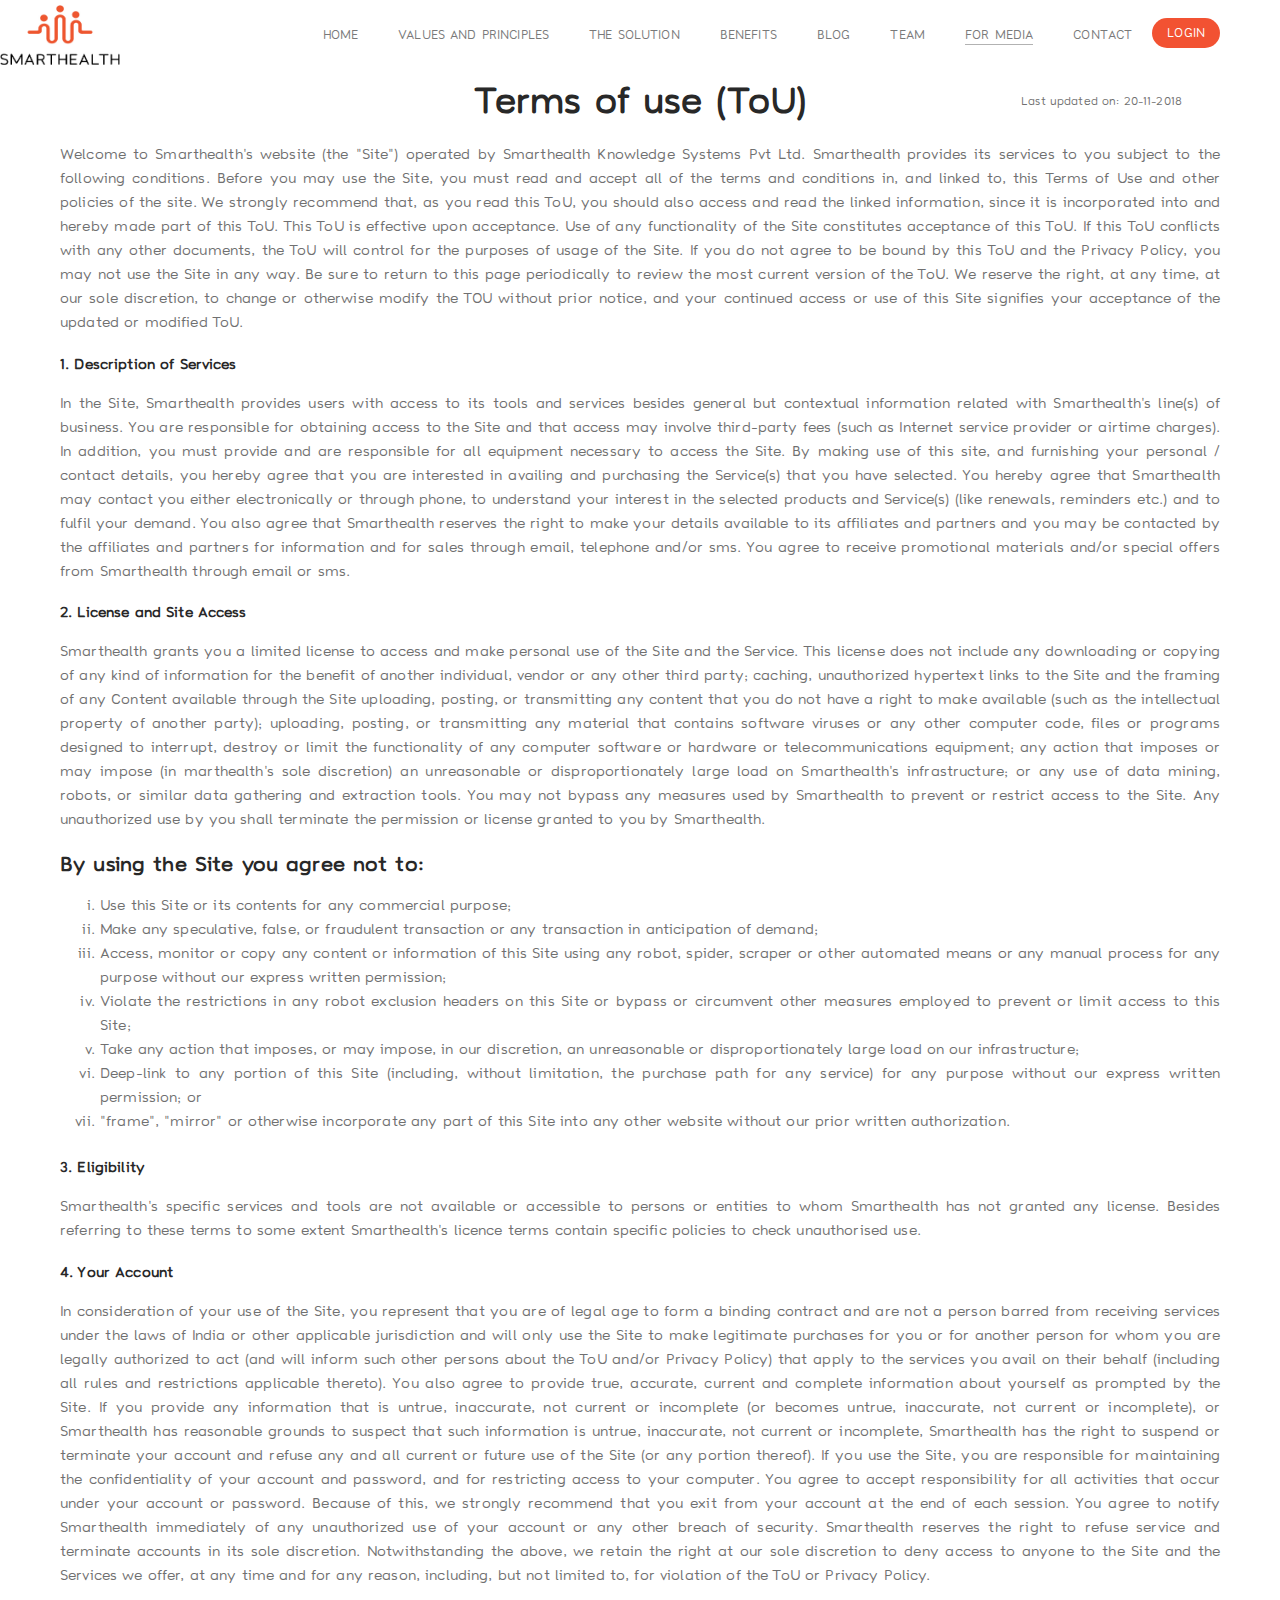
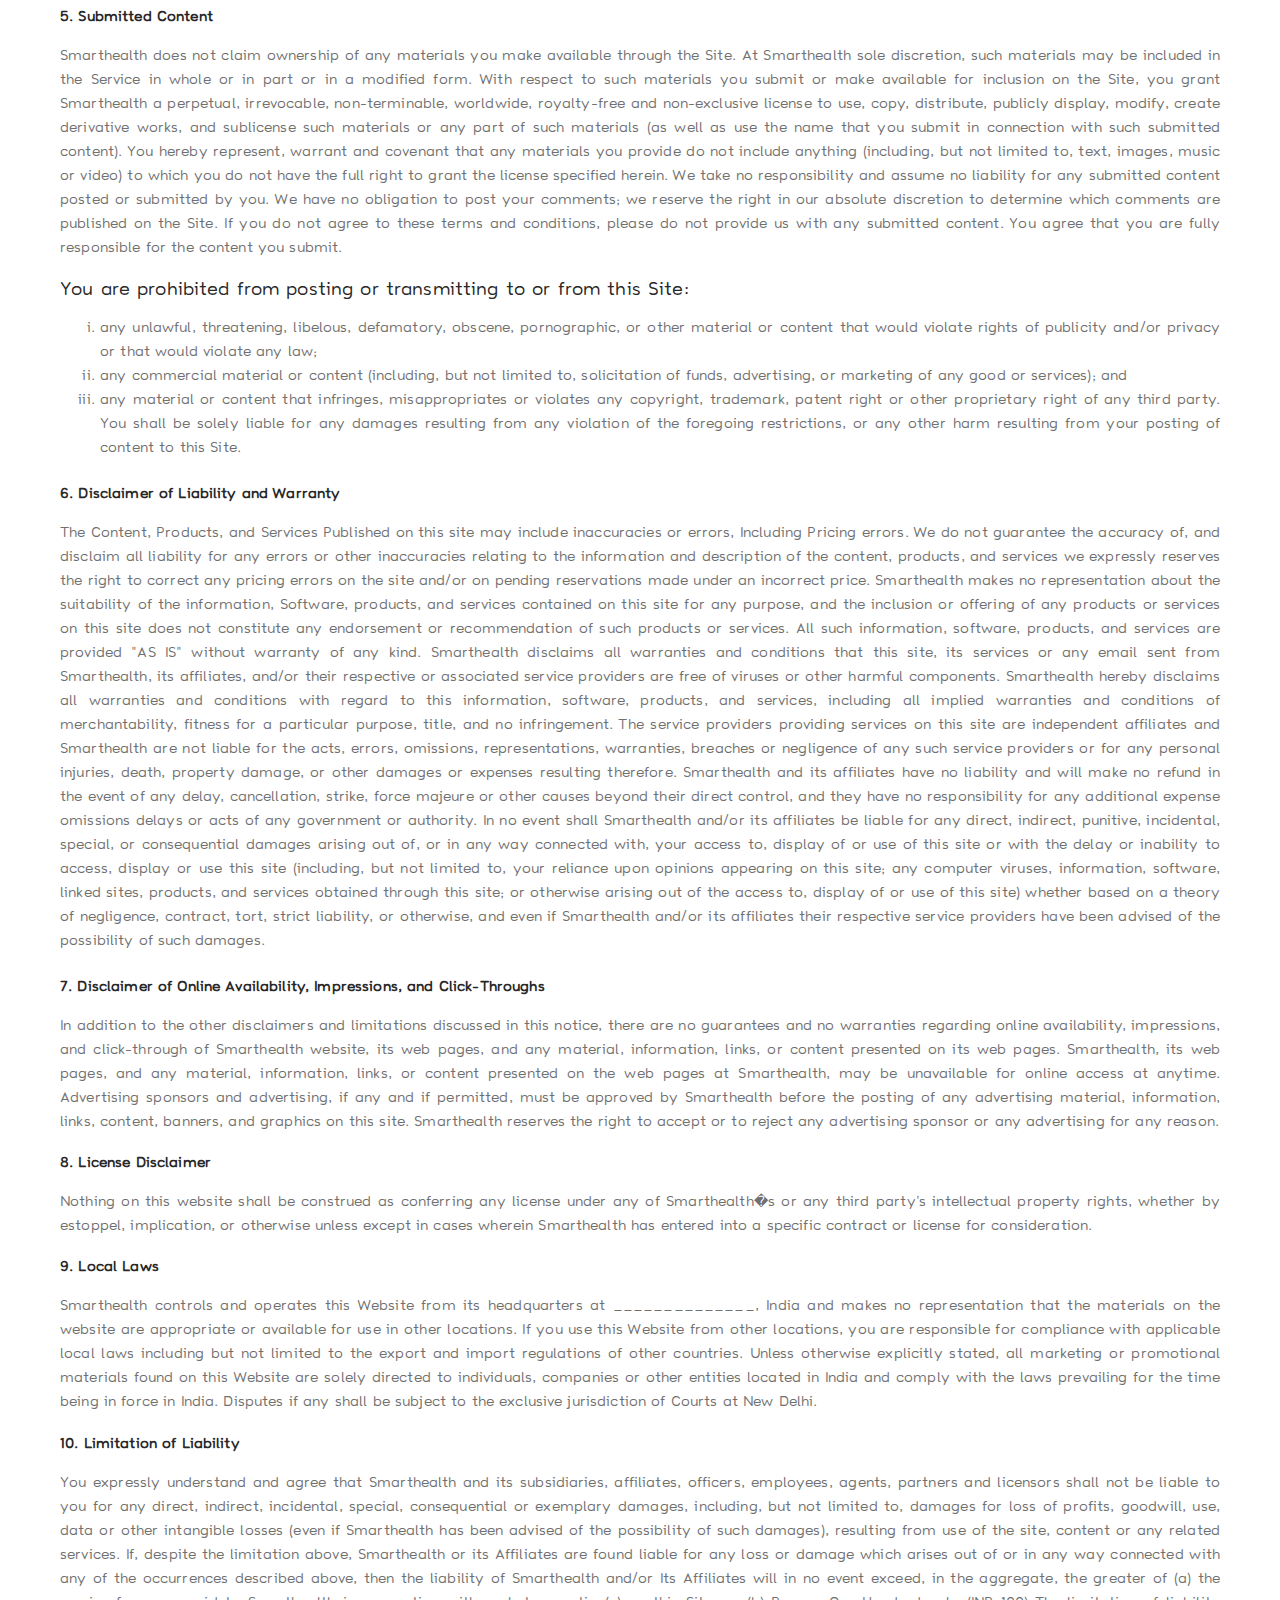
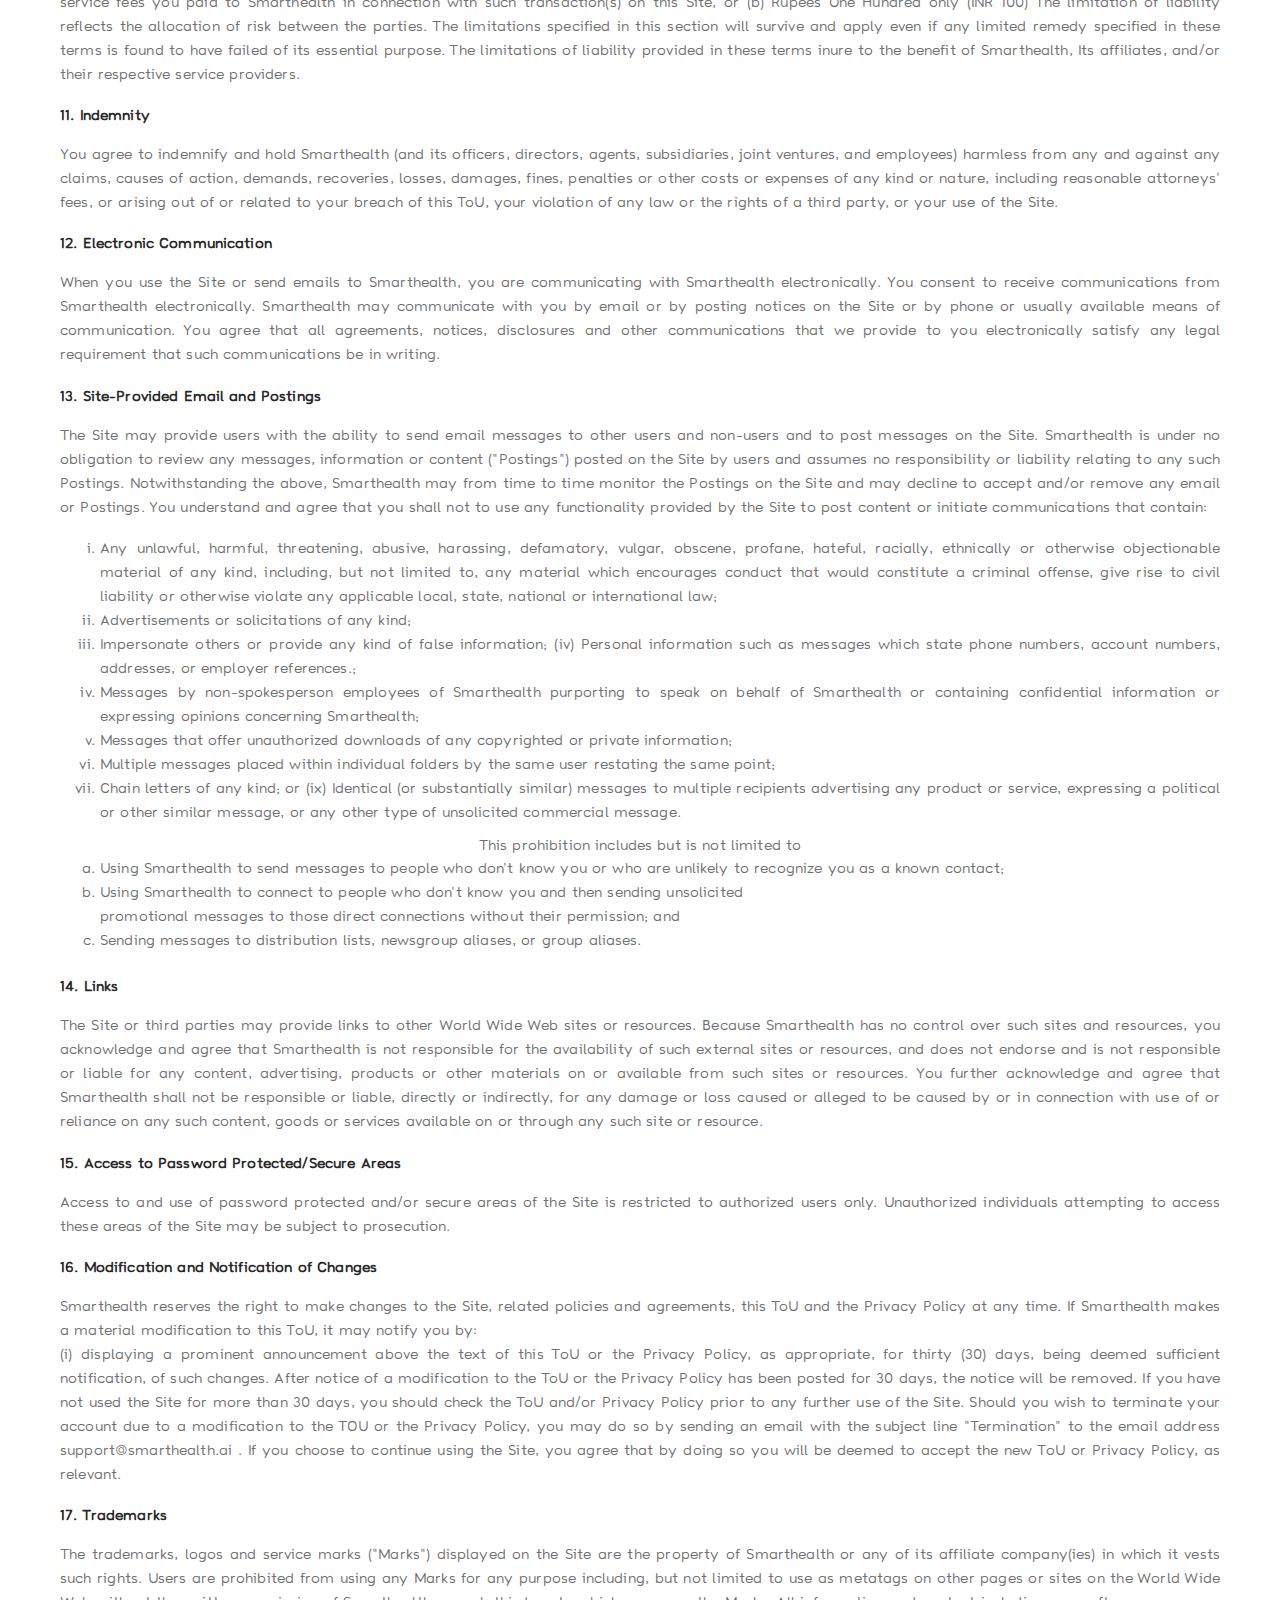
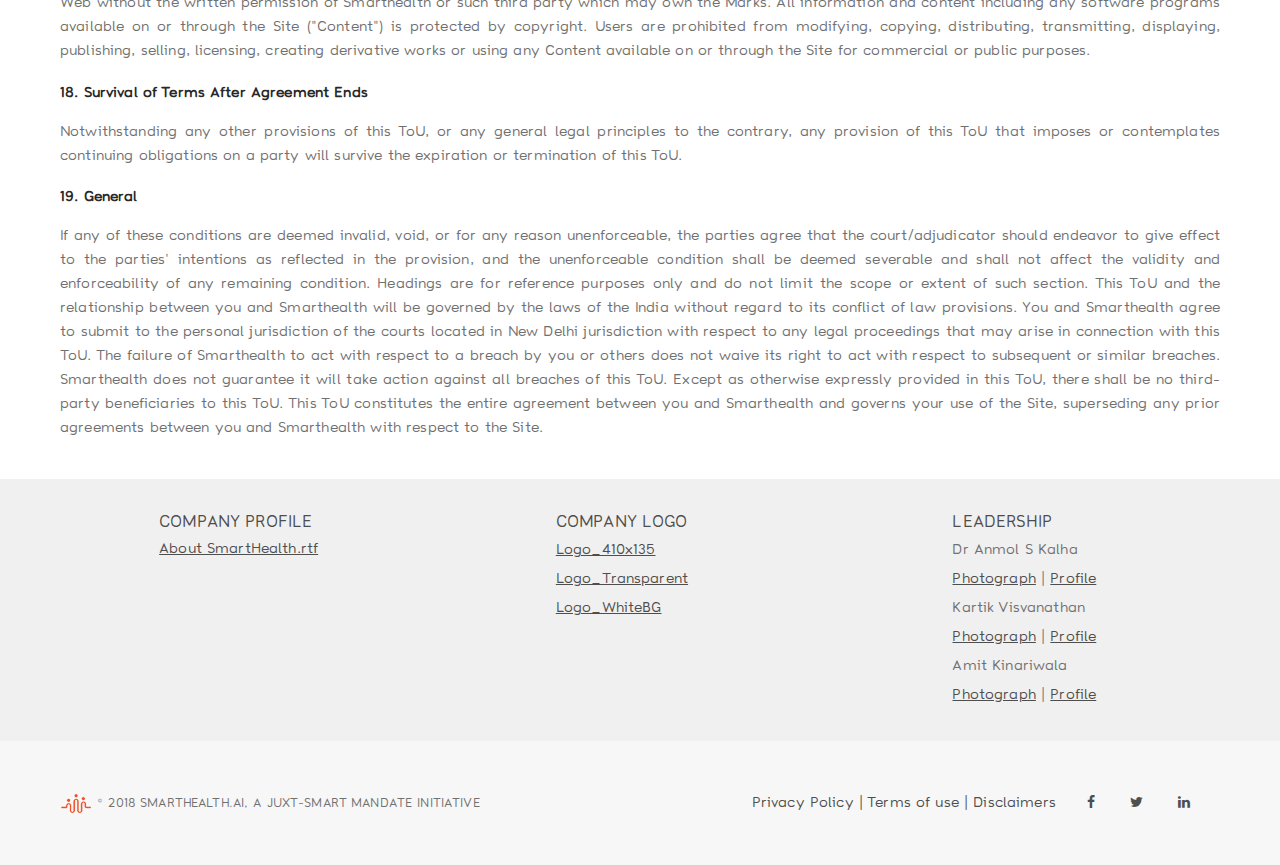
<file: terms.html>
<!doctype html>
<html class="no-js" lang="en">

<head>
    <meta charset="utf-8">
    <meta http-equiv="X-UA-Compatible" content="IE=edge">
    <meta name="viewport" content="width=device-width,initial-scale=1.0,maximum-scale=1" />
    <!-- title -->
    <title>SMARTHEALTH.AI | Privacy Policy</title>
    <meta name="description" content="An initiative by Juxt-Smart Mandate, SmartHealth.ai is transforming healthcare using Deep Analytics and empowering care providers."
    />
    <meta name="keywords" content="healthcare analytics, deep learning, healthcare data, data, data analytics, healthcare analytics India, healthcare analytics company, healthcare data analytics companies, healthcare data mining, machine learning, healthcare data solutions, smart healthcare" />
    <meta name="author" content="Juxt-Smart-Mandate">
    <!-- favicon -->
    <link rel="shortcut icon" href="images/Favicon-SmartHealth.png">
    <!-- animation -->
    <link rel="stylesheet" href="css/animate.css" />
    <!-- bootstrap -->
    <link rel="stylesheet" href="css/bootstrap.min.css" />
    <!-- font-awesome icon -->
    <link rel="stylesheet" href="css/font-awesome.min.css" />
    <!-- themify-icons -->
    <link rel="stylesheet" href="css/themify-icons.css" />
    <!-- owl carousel -->
    <link rel="stylesheet" href="css/owl.transitions.css" />
    <link rel="stylesheet" href="css/owl.carousel.css" />
    <!-- magnific popup -->
    <link rel="stylesheet" href="css/magnific-popup.css" />
    <!-- base -->
    <link rel="stylesheet" href="css/base.css" />
    <!-- elements -->
    <link rel="stylesheet" href="css/elements.css" />
    <!-- responsive -->
    <link rel="stylesheet" href="css/responsive.css" />
    <link rel="stylesheet" href="css/smart-health.css" />
    <!--[if IE 9]>
        <link rel="stylesheet" type="text/css" href="css/ie.css" />
        <![endif]-->
    <!--[if IE]>
            <script src="js/html5shiv.min.js"></script>
        <![endif]-->
    <style>
        .title-style6 .progress-bar-style1 .progress-bar {
            background-color: #374a8a;
        }
    </style>

</head>

<body>
    <header class="header-style4" id="header-section9">
        <!-- nav -->
        <nav class="navbar bg-white white-header alt-font no-margin no-padding shrink-medium-header light-header">
            <!-- <div class="header-top bg-light-gray tz-header-bg">
                <div class="container">
                    <div class="row">
                        <div class="col-md-12 col-sm-12 col-xs-12">
                            <div class="mail">GET SUPPORT: <a href="mailto:mail@smarthealth.ai" class="text-light-gray tz-text">MAIL@SMARTHEALTH.AI</a></div>
                            <div class="social float-right">
                                <a href="#"><i class="fa fa-facebook tz-icon-color"></i></a>
                                <a href="#"><i class="fa fa-twitter tz-icon-color"></i></a>
                                <a href="#"><i class="fa fa-google-plus tz-icon-color"></i></a>
                                <a href="#"><i class="fa fa-linkedin tz-icon-color"></i></a>
                                <a href="#"><i class="fa fa-pinterest tz-icon-color"></i></a>
                            </div>
                        </div>
                    </div>
                </div>
            </div> -->
            <div class="header-bottom bg-white tz-header-bg sh-header">
                <div class="container navigation-menu">
                    <div class="row">
                        <!-- logo -->
                        <div class="col-md-2 col-sm-4 col-xs-9">
                            <a href="http://www.smarthealth.ai" class="inner-link sh-logo-margin">
                                <img alt="" src="images/Logo-White-background-19.jpg" data-img-size="(W)200px X (H)100px" style="max-height:60px; width:120px; height:60px;"
                                />
                            </a>
                        </div>
                        <!-- <div class="col-lg-3 col-md-3 col-sm-12 col-xs-12 sm-text-center sm-margin-five-bottom xs-margin-nine-bottom display-table">
                            <div class="display-table-cell-vertical-middle">
                                <a href="#home" class="inner-link"><img src="images/Logo-White-background-19.jpg" alt="" data-img-size="(W)163px X (H)39px"></a>
                            </div>
                        </div> -->
                        <!-- end logo -->
                        <div class="col-md-10 col-sm-8 col-xs-3 position-inherit">
                            <button data-target="#bs-example-navbar-collapse-1" data-toggle="collapse" class="navbar-toggle collapsed" type="button">
                                <span class="sr-only">Toggle navigation</span>
                                <span class="icon-bar"></span>
                                <span class="icon-bar"></span>
                                <span class="icon-bar"></span>
                            </button>
                            <div id="bs-example-navbar-collapse-1" class="collapse navbar-collapse pull-right">
                                <ul class="nav navbar-nav  font-weight-500">
                                    <li class="propClone">
                                        <a class="inner-link" href="index.html#home4">HOME</a>
                                    </li>
                                    <!-- <li class="propClone"><a class="inner-link" href="#purpose">PURPOSE</a></li> -->
                                    <li class="propClone">
                                        <a class="inner-link" href="index.html#purpose">VALUES AND PRINCIPLES</a>
                                    </li>
                                    <li class="propClone">
                                        <a class="inner-link" href="index.html#solution">THE SOLUTION</a>
                                    </li>
                                    <li class="propClone">
                                        <a class="inner-link" href="index.html#benefits">BENEFITS</a>
                                    </li>
                                    <li class="propClone">
                                        <a class="inner-link" href="https://medium.com/smarthealth-ai" target="_blank">BLOG</a>
                                    </li>
                                    <li class="propClone">
                                        <a class="inner-link"  href="index.html#team">TEAM</a>
                                    </li>
                                    <li class="propClone">
                                        <a class="inner-link" href="index.html#media">FOR MEDIA</a>
                                    </li>
                                    <li class="propClone">
                                        <a class="inner-link" href="index.html#contact">CONTACT</a>
                                    </li>
									<li class="propClone login-menu">
                                        <a class="inner-link" target="_blank" href="https://ehr.smarthealth.ai">LOGIN</a>
                                    </li>
                                </ul>
                            </div>
                        </div>
                    </div>
                </div>
            </div>
        </nav>
        <!-- end nav -->
    </header>
    <!-- SLIDER SECTION -->
   
    
  
<div style="position: absolute;top: 90px;right: 98px;font-size: 11px;">Last updated on: 20-11-2018</div>
    <!-- MEDIA SECTION -->
    <section class="padding-110px-tb xs-padding-60px-tb bg-white builder-bg border-none sh-media-text" id="media">
        <div class="container">
            <div class="row">
                <!-- section title -->
                <div class="col-md-12 col-sm-12 col-xs-12 text-center">
                    <h2 class="section-title-large sm-section-title-medium text-dark-gray font-weight-600 alt-font margin-three-bottom xs-margin-fifteen-bottom tz-text">Terms of use  (ToU)</h2>
                     <p class="text-medium  margin-lr-auto md-width-70 margin-bottom-10px sm-width-100 tz-text text-justify">Welcome to Smarthealth's website (the "Site") operated by Smarthealth Knowledge Systems Pvt Ltd. Smarthealth provides its services to you subject to the following conditions. Before you may use the Site, you must read and accept all of the terms and conditions in, and linked to, this Terms of Use and other policies of the site. We strongly recommend that, as you read this ToU, you should also access and read the linked information, since it is incorporated into and hereby made part of this ToU. This ToU is effective upon acceptance. Use of any functionality of the Site constitutes acceptance of this ToU. If this ToU conflicts with any other documents, the ToU will control for the purposes of usage of the Site. If you do not agree to be bound by this ToU and the Privacy Policy, you may not use the Site in any way. Be sure to return to this page periodically to review the most current version of the ToU. We reserve the right, at any time, at our sole discretion, to change or otherwise modify the TOU without prior notice, and your continued access or use of this Site signifies your acceptance of the updated or modified ToU.
					</p>
					<h3 class="margin-two-top text-medium  margin-lr-auto md-width-70 sm-width-100 tz-text sm-section-title-medium text-dark-gray font-weight-600 alt-font margin-three-bottom xs-margin-fifteen-bottom text-justify margin-bottom-15px" >1. Description of Services
						  </h3>
					<p class="text-medium  margin-lr-auto md-width-70 margin-bottom-10px sm-width-100 tz-text text-justify">
In the Site, Smarthealth provides users with access to its tools and services besides general but contextual information related with Smarthealth's line(s) of business. You are responsible for obtaining access to the Site and that access may involve third-party fees (such as Internet service provider or airtime charges). In addition, you must provide and are responsible for all equipment necessary to access the Site. By making use of this site, and furnishing your personal / contact details, you hereby agree that you are interested in availing and purchasing the Service(s) that you have selected. You hereby agree that Smarthealth may contact you either electronically or through phone, to understand your interest in the selected products and Service(s) (like renewals, reminders etc.) and to fulfil your demand. You also agree that Smarthealth reserves the right to make your details available to its affiliates and partners and you may be contacted by the affiliates and partners for information and for sales through email, telephone and/or sms. You agree to receive promotional materials and/or special offers from Smarthealth through email or sms.

					</p>
					<h3 class="margin-two-top text-medium  margin-lr-auto md-width-70 sm-width-100 tz-text sm-section-title-medium text-dark-gray font-weight-600 alt-font margin-three-bottom xs-margin-fifteen-bottom text-justify margin-bottom-15px" >2. License and Site Access
						  </h3>
					<p class="text-medium  margin-lr-auto md-width-70 margin-bottom-10px sm-width-100 tz-text text-justify">Smarthealth grants you a limited license to access and make personal use of the Site and the Service. This license does not include any downloading or copying of any kind of information for the benefit of another individual, vendor or any other third party; caching, unauthorized hypertext links to the Site and the framing of any Content available through the Site uploading, posting, or transmitting any content that you do not have a right to make available (such as the intellectual property of another party); uploading, posting, or transmitting any material that contains software viruses or any other computer code, files or programs designed to interrupt, destroy or limit the functionality of any computer software or hardware or telecommunications equipment; any action that imposes or may impose (in marthealth's sole discretion) an unreasonable or disproportionately large load on Smarthealth's infrastructure; or any use of data mining, robots, or similar data gathering and extraction tools. You may not bypass any measures used by Smarthealth to prevent or restrict access to the Site. Any unauthorized use by you shall terminate the permission or license granted to you by Smarthealth.</p>
<h5 class=" margin-two-top   margin-lr-auto md-width-70 sm-width-100 tz-text sm-section-title-medium text-dark-gray font-weight-600 alt-font margin-three-bottom xs-margin-fifteen-bottom text-justify margin-bottom-15px" >By using the Site you agree not to:</h5>
<ol type="i" class="text-medium  margin-lr-auto md-width-70 margin-bottom-10px sm-width-100 tz-text text-justify">
<li> Use this Site or its contents for any commercial purpose; </li>
<li> Make any speculative, false, or fraudulent transaction or any transaction in anticipation of demand;  </li>
<li> Access, monitor or copy any content or information of this Site using any robot, spider, scraper or other automated means or any manual process for any purpose without our express written permission;  </li>
<li> Violate the restrictions in any robot exclusion headers on this Site or bypass or circumvent other measures employed to prevent or limit access to this Site; </li>
<li> Take any action that imposes, or may impose, in our discretion, an unreasonable or disproportionately large load on our infrastructure; </li>
<li> Deep-link to any portion of this Site (including, without limitation, the purchase path for any service) for any purpose without our express written permission; or </li>
<li> "frame", "mirror" or otherwise incorporate any part of this Site into any other website without our prior written authorization. </li>
</ol>
 

</p>
<h3 class="margin-two-top text-medium  margin-lr-auto md-width-70 sm-width-100 tz-text sm-section-title-medium text-dark-gray font-weight-600 alt-font margin-three-bottom xs-margin-fifteen-bottom text-justify margin-bottom-15px" >3. Eligibility</h3>
<p class="text-medium  margin-lr-auto md-width-70 margin-bottom-10px sm-width-100 tz-text text-justify">
Smarthealth's specific services and tools are not available or accessible to persons or entities to whom Smarthealth has not granted any license. Besides referring to these terms to some extent Smarthealth's licence terms contain specific policies to check unauthorised use.</p>
<h3 class="margin-two-top text-medium  margin-lr-auto md-width-70 sm-width-100 tz-text sm-section-title-medium text-dark-gray font-weight-600 alt-font margin-three-bottom xs-margin-fifteen-bottom text-justify margin-bottom-15px" >4. Your Account</h3>
<p class="text-medium  margin-lr-auto md-width-70 margin-bottom-10px sm-width-100 tz-text text-justify"> In consideration of your use of the Site, you represent that you are of legal age to form a binding contract and are not a person barred from receiving services under the laws of India or other applicable jurisdiction and will only use the Site to make legitimate purchases for you or for another person for whom you are legally authorized to act (and will inform such other persons about the ToU and/or Privacy Policy) that apply to the services you avail on their behalf (including all rules and restrictions applicable thereto). You also agree to provide true, accurate, current and complete information about yourself as prompted by the Site. If you provide any information that is untrue, inaccurate, not current or incomplete (or becomes untrue, inaccurate, not current or incomplete), or Smarthealth has reasonable grounds to suspect that such information is untrue, inaccurate, not current or incomplete, Smarthealth has the right to suspend or terminate your account and refuse any and all current or future use of the Site (or any portion thereof). If you use the Site, you are responsible for maintaining the confidentiality of your account and password, and for restricting access to your computer. You agree to accept responsibility for all activities that occur under your account or password. Because of this, we strongly recommend that you exit from your account at the end of each session. You agree to notify Smarthealth immediately of any unauthorized use of your account or any other breach of security. Smarthealth reserves the right to refuse service and terminate accounts in its sole discretion. Notwithstanding the above, we retain the right at our sole discretion to deny access to anyone to the Site and the Services we offer, at any time and for any reason, including, but not limited to, for violation of the ToU or Privacy Policy.</p>
<h3 class="margin-two-top text-medium  margin-lr-auto md-width-70 sm-width-100 tz-text sm-section-title-medium text-dark-gray font-weight-600 alt-font margin-three-bottom xs-margin-fifteen-bottom text-justify margin-bottom-15px" >5. Submitted Content</h3>
<p class="text-medium  margin-lr-auto md-width-70 margin-bottom-10px sm-width-100 tz-text text-justify">Smarthealth does not claim ownership of any materials you make available through the Site. At Smarthealth sole discretion, such materials may be included in the Service in whole or in part or in a modified form. With respect to such materials you submit or make available for inclusion on the Site, you grant Smarthealth a perpetual, irrevocable, non-terminable, worldwide, royalty-free and non-exclusive license to use, copy, distribute, publicly display, modify, create derivative works, and sublicense such materials or any part of such materials (as well as use the name that you submit in connection with such submitted content). You hereby represent, warrant and covenant that any materials you provide do not include anything (including, but not limited to, text, images, music or video) to which you do not have the full right to grant the license specified herein. We take no responsibility and assume no liability for any submitted content posted or submitted by you. We have no obligation to post your comments; we reserve the right in our absolute discretion to determine which comments are published on the Site. If you do not agree to these terms and conditions, please do not provide us with any submitted content. You agree that you are fully responsible for the content you submit. </p>
<h6 class=" margin-two-top   margin-lr-auto md-width-70 sm-width-100 tz-text sm-section-title-medium text-dark-gray font-weight-500 alt-font margin-three-bottom xs-margin-fifteen-bottom text-justify margin-bottom-15px" >You are prohibited from posting or transmitting to or from this
Site:</h6>
<ol type="i" class="text-medium  margin-lr-auto md-width-70 margin-bottom-10px sm-width-100 tz-text text-justify">
 <li> any unlawful, threatening, libelous, defamatory, obscene, pornographic, or other material or content that would violate rights of publicity and/or privacy or that would violate any law; </li>
 <li> any commercial material or content (including, but not limited to, solicitation of funds, advertising, or marketing of any good or services); and </li>
 <li> any material or content that infringes, misappropriates or violates any copyright, trademark, patent right or other proprietary right of any third party. You shall be solely liable for any damages resulting from any violation of the foregoing restrictions, or any other harm resulting from your posting of content to this Site.</li></ol></p>

 <h3 class="margin-two-top text-medium  margin-lr-auto md-width-70 sm-width-100 tz-text sm-section-title-medium text-dark-gray font-weight-600 alt-font margin-three-bottom xs-margin-fifteen-bottom text-justify margin-bottom-15px" >6. Disclaimer of Liability and Warranty</h3>
<p class="text-medium  margin-lr-auto md-width-70 margin-bottom-10px sm-width-100 tz-text text-justify">The Content, Products, and Services Published on this site may include inaccuracies or errors, Including Pricing errors. We do not guarantee the accuracy of, and disclaim all liability for any errors or other inaccuracies relating to the information and description of the content, products, and services we expressly reserves the right to correct any pricing errors on the site and/or on pending reservations made under an incorrect price. Smarthealth makes no representation about the suitability of the information, Software, products, and services contained on this site for any purpose, and the inclusion or offering of any products or services on this site does not constitute any endorsement or recommendation of such products or services. All such information, software, products, and services are provided "AS IS" without warranty of any kind. Smarthealth disclaims all warranties and conditions that this site, its services or any email sent from Smarthealth, its affiliates, and/or their respective or associated service providers are free of viruses or other harmful components. Smarthealth hereby disclaims all warranties and conditions with regard to this information, software, products, and services, including all implied warranties and conditions of merchantability, fitness for a particular purpose, title, and no infringement. The service providers providing services on this site are independent affiliates and Smarthealth are not liable for the acts, errors, omissions, representations, warranties, breaches or negligence of any such service providers or for any personal injuries, death, property damage, or other damages or expenses resulting therefore. Smarthealth and its affiliates have no liability and will make no refund in the event of any delay, cancellation, strike, force majeure or other causes beyond their direct control, and they have no responsibility for any additional expense omissions delays or acts of any government or authority. In no event shall Smarthealth and/or its affiliates be liable for any direct, indirect, punitive, incidental, special, or consequential damages arising out of, or in any way connected with, your access to, display of or use of this site or with the delay or inability to access, display or use this site (including, but not limited to, your reliance upon opinions appearing on this site; any computer viruses, information, software, linked sites, products, and services obtained through this site; or otherwise arising out of the access to, display of or use of this site) whether based on a theory of negligence, contract, tort, strict liability, or otherwise, and even if Smarthealth and/or its affiliates their respective service providers have been advised of the possibility of such damages.<p>
<h3 class="margin-two-top text-medium  margin-lr-auto md-width-70 sm-width-100 tz-text sm-section-title-medium text-dark-gray font-weight-600 alt-font margin-three-bottom xs-margin-fifteen-bottom text-justify margin-bottom-15px" >7. Disclaimer of Online Availability, Impressions, and Click-Throughs</h3>
<p class="text-medium  margin-lr-auto md-width-70 margin-bottom-10px sm-width-100 tz-text text-justify">In addition to the other disclaimers and limitations discussed in this notice, there are no guarantees and no warranties regarding online availability, impressions, and click-through of Smarthealth website, its web pages, and any material, information, links, or content presented on its web pages. Smarthealth, its web pages, and any material, information, links, or content presented on the web pages at Smarthealth, may be unavailable for online access at anytime. Advertising sponsors and advertising, if any and if permitted, must be approved by Smarthealth before the posting of any advertising material, information, links, content, banners, and graphics on this site. Smarthealth reserves the right to accept or to reject any advertising sponsor or any advertising for any reason.
</p>
<h3 class="margin-two-top text-medium  margin-lr-auto md-width-70 sm-width-100 tz-text sm-section-title-medium text-dark-gray font-weight-600 alt-font margin-three-bottom xs-margin-fifteen-bottom text-justify margin-bottom-15px" >8. License Disclaimer</h3>
<p class="text-medium  margin-lr-auto md-width-70 margin-bottom-10px sm-width-100 tz-text text-justify">Nothing on this website shall be construed as conferring any license under any of Smarthealth�s or any third party's intellectual property rights, whether by estoppel, implication, or otherwise unless except in cases wherein Smarthealth has entered into a specific contract or license for consideration.</p>
<h3 class="margin-two-top text-medium  margin-lr-auto md-width-70 sm-width-100 tz-text sm-section-title-medium text-dark-gray font-weight-600 alt-font margin-three-bottom xs-margin-fifteen-bottom text-justify margin-bottom-15px" >9. Local Laws</h3>
<p class="text-medium  margin-lr-auto md-width-70 margin-bottom-10px sm-width-100 tz-text text-justify">Smarthealth controls and operates this Website from its headquarters at ______________, India and makes no representation that the materials on the website are appropriate or available for use in other locations. If you use this Website from other locations, you are responsible for compliance with applicable local laws including but not limited to the export and import regulations of other countries. Unless otherwise explicitly stated, all marketing or promotional materials found on this Website are solely directed to individuals, companies or other entities located in India and comply with the laws prevailing for the time being in force in India. Disputes if any shall be subject to the exclusive jurisdiction of Courts at New Delhi.</p>

<h3 class="margin-two-top text-medium  margin-lr-auto md-width-70 sm-width-100 tz-text sm-section-title-medium text-dark-gray font-weight-600 alt-font margin-three-bottom xs-margin-fifteen-bottom text-justify margin-bottom-15px" >10. Limitation of Liability</h3>
<p class="text-medium  margin-lr-auto md-width-70 margin-bottom-10px sm-width-100 tz-text text-justify">You expressly understand and agree that Smarthealth and its subsidiaries, affiliates, officers, employees, agents, partners and licensors shall not be liable to you for any direct, indirect, incidental, special, consequential or exemplary damages, including, but not limited to, damages for loss of profits, goodwill, use, data or other intangible losses (even if Smarthealth has been advised of the possibility of such damages), resulting from use of the site, content or any related services. If, despite the limitation above, Smarthealth or its Affiliates are found liable for any loss or damage which arises out of or in any way connected with any of the occurrences described above, then the liability of Smarthealth and/or Its Affiliates will in no event exceed, in the aggregate, the greater of (a) the service fees you paid to Smarthealth in connection with such transaction(s) on this Site, or (b) Rupees One Hundred only (INR 100) The limitation of liability reflects the allocation of risk between the parties. The limitations specified in this section will survive and apply even if any limited remedy specified in these terms is found to have failed of its essential purpose. The limitations of liability provided in these terms inure to the benefit of Smarthealth, Its affiliates, and/or their respective service providers.
</p>
<h3 class="margin-two-top text-medium  margin-lr-auto md-width-70 sm-width-100 tz-text sm-section-title-medium text-dark-gray font-weight-600 alt-font margin-three-bottom xs-margin-fifteen-bottom text-justify margin-bottom-15px" >11. Indemnity</h3>
<p class="text-medium  margin-lr-auto md-width-70 margin-bottom-10px sm-width-100 tz-text text-justify">You agree to indemnify and hold Smarthealth (and its officers, directors, agents, subsidiaries, joint ventures, and employees) harmless from any and against any claims, causes of action, demands, recoveries, losses, damages, fines, penalties or other costs or expenses of any kind or nature, including reasonable attorneys' fees, or arising out of or related to your breach of this ToU, your violation of any law or the rights of a third party, or your use of the Site.</p>
<h3 class="margin-two-top text-medium  margin-lr-auto md-width-70 sm-width-100 tz-text sm-section-title-medium text-dark-gray font-weight-600 alt-font margin-three-bottom xs-margin-fifteen-bottom text-justify margin-bottom-15px" >12. Electronic Communication</h3>
<p class="text-medium  margin-lr-auto md-width-70 margin-bottom-10px sm-width-100 tz-text text-justify">When you use the Site or send emails to Smarthealth, you are communicating with Smarthealth electronically. You consent to receive communications from Smarthealth electronically. Smarthealth may communicate with you by email or by posting notices on the Site or by phone or usually available means of communication. You agree that all agreements, notices, disclosures and other communications that we provide to you electronically satisfy any legal requirement that such communications be in writing.</p>
<h3 class="margin-two-top text-medium  margin-lr-auto md-width-70 sm-width-100 tz-text sm-section-title-medium text-dark-gray font-weight-600 alt-font margin-three-bottom xs-margin-fifteen-bottom text-justify margin-bottom-15px" >13. Site-Provided Email and Postings</h3>
<p class="text-medium  margin-lr-auto md-width-70 margin-bottom-10px sm-width-100 tz-text text-justify"> The Site may provide users with the ability to send email messages to other users and non-users and to post messages on the Site. Smarthealth is under no obligation to review any messages, information or content ("Postings") posted on the Site by users and assumes no responsibility or liability relating to any such Postings. Notwithstanding the above, Smarthealth may from time to time monitor the Postings on the Site and may decline to accept and/or remove any email or Postings. You understand and agree that you shall not to use any functionality provided by the Site to post content or initiate communications that contain:

<h5 class=" margin-two-top   margin-lr-auto md-width-70 sm-width-100 tz-text sm-section-title-medium text-dark-gray font-weight-600 alt-font margin-three-bottom xs-margin-fifteen-bottom text-justify margin-bottom-15px" > </h5>
<ol type="i" class="text-medium  margin-lr-auto md-width-70 margin-bottom-10px sm-width-100 tz-text text-justify">
<li> Any unlawful, harmful, threatening, abusive, harassing, defamatory, vulgar, obscene, profane, hateful, racially, ethnically or otherwise objectionable material of any kind, including, but not limited to, any material which encourages conduct that would constitute a criminal offense, give rise to civil liability or otherwise violate any applicable local, state, national or international law; </li>
<li> Advertisements or solicitations of any kind; </li>
<li>Impersonate others or provide any kind of false information; (iv) Personal information such as messages which state phone numbers, account numbers, addresses, or employer references.;</li>
<li> Messages by non-spokesperson employees of Smarthealth purporting to speak on behalf of Smarthealth or containing confidential information or expressing opinions concerning Smarthealth; </li>
<li> Messages that offer unauthorized downloads of any copyrighted or private information; </li>
<li> Multiple messages placed within individual folders by the same user restating the same point; </li>
<li> Chain letters of any kind; or (ix) Identical (or substantially similar) messages to multiple recipients advertising any product or service, expressing a political or other similar message, or any other type of unsolicited commercial message.</li>
</ol>

This prohibition includes but is not limited to 
<ol type="a" class="text-medium  margin-lr-auto md-width-70 margin-bottom-10px sm-width-100 tz-text text-justify">

<li> Using Smarthealth to send messages to people who don't know you or who are unlikely to recognize you as a known contact;</li>
<li> Using Smarthealth to connect to people who don't know you and then sending unsolicited</li>
 promotional messages to those direct connections without their permission; and </li>
<li>Sending messages to distribution lists, newsgroup aliases, or group aliases.</li>
</ol>
</p>
<h3 class="margin-two-top text-medium  margin-lr-auto md-width-70 sm-width-100 tz-text sm-section-title-medium text-dark-gray font-weight-600 alt-font margin-three-bottom xs-margin-fifteen-bottom text-justify margin-bottom-15px" >14. Links</h3>
<p class="text-medium  margin-lr-auto md-width-70 margin-bottom-10px sm-width-100 tz-text text-justify">The Site or third parties may provide links to other World Wide Web sites or resources. Because Smarthealth has no control over such sites and resources, you acknowledge and agree that Smarthealth is not responsible for the availability of such external sites or resources, and does not endorse and is not responsible or liable for any content, advertising, products or other materials on or available from such sites or resources. You further acknowledge and agree that Smarthealth shall not be responsible or liable, directly or indirectly, for any damage or loss caused or alleged to be caused by or in connection with use of or reliance on any such content, goods or services available on or through any such site or resource.</p>
<h3 class="margin-two-top text-medium  margin-lr-auto md-width-70 sm-width-100 tz-text sm-section-title-medium text-dark-gray font-weight-600 alt-font margin-three-bottom xs-margin-fifteen-bottom text-justify margin-bottom-15px" >15. Access to Password Protected/Secure Areas</h3>
<p class="text-medium  margin-lr-auto md-width-70 margin-bottom-10px sm-width-100 tz-text text-justify">Access to and use of password protected and/or secure areas of the Site is restricted to authorized users only. Unauthorized individuals attempting to access these areas of the Site may be subject to prosecution.
</p>
<h3 class="margin-two-top text-medium  margin-lr-auto md-width-70 sm-width-100 tz-text sm-section-title-medium text-dark-gray font-weight-600 alt-font margin-three-bottom xs-margin-fifteen-bottom text-justify margin-bottom-15px" >16. Modification and Notification of Changes</h3>
<p class="text-medium  margin-lr-auto md-width-70 margin-bottom-10px sm-width-100 tz-text text-justify">Smarthealth reserves the right to make changes to the Site, related policies and agreements, this ToU and the Privacy Policy at any time.  If Smarthealth makes a material modification to this ToU, it may notify you by:
</br>
(i) displaying a prominent announcement above the text of this ToU or the Privacy Policy, as appropriate, for thirty (30) days, being deemed sufficient notification, of such changes. After notice of a modification to the ToU or the Privacy Policy has been posted for 30 days, the notice will be removed. If you have not used the Site for more than 30 days, you should check the ToU and/or Privacy Policy prior to any further use of the Site. Should you wish to terminate your account due to a modification to the TOU or the Privacy Policy, you may do so by sending an email with the subject line "Termination" to the email address support@smarthealth.ai . If you choose to continue using the Site, you agree that by doing so you will be deemed to accept the new ToU or Privacy Policy, as relevant.
</p>
<h3 class="margin-two-top text-medium  margin-lr-auto md-width-70 sm-width-100 tz-text sm-section-title-medium text-dark-gray font-weight-600 alt-font margin-three-bottom xs-margin-fifteen-bottom text-justify margin-bottom-15px" >17. Trademarks</h3>
<p class="text-medium  margin-lr-auto md-width-70 margin-bottom-10px sm-width-100 tz-text text-justify">The trademarks, logos and service marks ("Marks") displayed on the Site are the property of Smarthealth or any of its affiliate company(ies) in which it vests such rights. Users are prohibited from using any Marks for any purpose including, but not limited to use as metatags on other pages or sites on the World Wide Web without the written permission of Smarthealth or such third party which may own the Marks. All information and content including any software programs available on or through the Site ("Content") is protected by copyright. Users are prohibited from modifying, copying, distributing, transmitting, displaying, publishing, selling, licensing, creating derivative works or using any Content available on or through the Site for commercial or public purposes.</p>
<h3 class="margin-two-top text-medium  margin-lr-auto md-width-70 sm-width-100 tz-text sm-section-title-medium text-dark-gray font-weight-600 alt-font margin-three-bottom xs-margin-fifteen-bottom text-justify margin-bottom-15px" >18. Survival of Terms After Agreement Ends</h3>
<p class="text-medium  margin-lr-auto md-width-70 margin-bottom-10px sm-width-100 tz-text text-justify">Notwithstanding any other provisions of this ToU, or any general legal principles to the contrary, any provision of this ToU that imposes or contemplates continuing obligations on a party will survive the expiration or termination of this ToU.</p>
<h3 class="margin-two-top text-medium  margin-lr-auto md-width-70 sm-width-100 tz-text sm-section-title-medium text-dark-gray font-weight-600 alt-font margin-three-bottom xs-margin-fifteen-bottom text-justify margin-bottom-15px" >19. General
</h3>
<p class="text-medium  margin-lr-auto md-width-70 margin-bottom-10px sm-width-100 tz-text text-justify">If any of these conditions are deemed invalid, void, or for any reason unenforceable, the parties agree that the court/adjudicator should endeavor to give effect to the parties' intentions as reflected in the provision, and the unenforceable condition shall be deemed severable and shall not affect the validity and enforceability of any remaining condition. Headings are for reference purposes only and do not limit the scope or extent of such section. This ToU and the relationship between you and Smarthealth will be governed by the laws of the India without regard to its conflict of law provisions. You and Smarthealth agree to submit to the personal jurisdiction of the courts located in New Delhi jurisdiction with respect to any legal proceedings that may arise in connection with this ToU. The failure of Smarthealth to act with respect to a breach by you or others does not waive its right to act with respect to subsequent or similar breaches. Smarthealth does not guarantee it will take action against all breaches of this ToU. Except as otherwise expressly provided in this ToU, there shall be no third-party beneficiaries to this ToU. This ToU constitutes the entire agreement between you and Smarthealth and governs your use of the Site, superseding any prior agreements between you and Smarthealth with respect to the Site.
</p>



                </div>
                <!-- end section title -->
            </div>
        </div>
    </section>
    <section class="padding-110px-tb sh-bg-gray builder-bg border-none xs-padding-60px-tb sh-media-text" id="media-content">
        <div class="container">
            <div class="row equalize xs-equalize-auto">
                <!-- section title -->
                <div class="col-md-4 col-sm-4 col-xs-12 col-md-offset-1 display-table xs-margin-fifteen-bottom">
                    <div class="display-table-cell-vertical-middle text-white">
                        <h6 class="alt-font font-weight-400 width-90 sm-width-100 tz-text sh-text-gray sh-font-16p">COMPANY PROFILE</h6>
                        <div class="sh-media-class">
                            <p>
                                <a href="mediaInfo/About_SmartHealth.rtf" target="_blank">About SmartHealth.rtf</a>
                            </p>
                        </div>
                    </div>
                </div>
                <div class="col-md-4 col-sm-4 col-xs-12 text-medium display-table">
                    <div class="display-table-cell-vertical-middle">
                        <h6 class="alt-font font-weight-400 width-90 sm-width-100 tz-text sh-text-gray sh-font-16p">COMPANY LOGO</h6>
                        <div class="text-medium tz-text no-margin sh-media-class">
                            <p>
                                <a href="mediaInfo/Logo_410.jpg" target="_blank">Logo_410x135</a>
                            </p>
                            <p>
                                <a href="mediaInfo/Logo_Transparent.png" target="_blank">Logo_Transparent</a>
                            </p>
                            <p>
                                <a href="mediaInfo/Logo_WhiteBackground.jpg" target="_blank">Logo_WhiteBG</a>
                            </p>
                        </div>
                    </div>
                </div>
                <div class="col-md-3 col-sm-3 col-xs-12 text-medium display-table">
                    <div class="display-table-cell-vertical-middle">
                        <h6 class="alt-font font-weight-400 width-90 sm-width-100 tz-text sh-text-gray sh-font-16p">LEADERSHIP</h6>
                        <div class="text-medium tz-text no-margin sh-media-class">
                            <p>Dr Anmol S Kalha</p>
                            <p>
                                <a href="mediaInfo/amol/Dr_Anmol_Kalha.png" target="_blank">Photograph</a> |
                                <a href="mediaInfo/amol/Anmol_Kalha.rtf" target="_blank">Profile</a>
                            </p>
                            <p>Kartik Visvanathan</p>
                            <p>
                                <a href="mediaInfo/kartik/Kartik_Visvanathan.png" target="_blank">Photograph</a> |
                                <a href="mediaInfo/kartik/Kartik_Visvanathan.rtf" target="_blank">Profile</a>
                            </p>
                            <p>Amit Kinariwala</p>
                            <p>
                                <a href="mediaInfo/amit/Amit_Kinariwala.png" target="_blank">Photograph</a> |
                                <a href="mediaInfo/amit/Amit_Kinariwala.rtf" target="_blank">Profile</a>
                            </p>
                        </div>
                    </div>
                </div>
                <!-- end section title -->
            </div>
        </div>
    </section>


	

    
    <!-- Footer Section -->
    <footer id="footer-section1" class="bg-light-gray padding-50px-tb xs-padding-40px-tb builder-bg">
                <div class="container">
                    <div class="row">
                        <div class="col-md-5 col-sm-6 col-xs-12 xs-text-center xs-margin-nine-bottom">
                           <img src="images/footer.png" alt="smart_health">   <span class="tz-text text-small text-transform"> &copy; 2018  SmartHealth.ai, <a class="text-light-gray2" href="http://www.juxt-smartmandate.com/">a Juxt-Smart Mandate initiative</a></span>
                        </div>
                        <div class="col-md-7 col-sm-6 col-xs-12 text-right xs-text-center">
							
										<!-- <a href="https://www.facebook.com/SmartHealthai-298545867329108/" target="_blank" class="margin-eight-right">
										   Privacy Policy
										</a>   -->
								<div class="social icon-extra-small no-margin">
										<a href="policy.html"  class="">Privacy Policy | </a> 
										<a href="terms.html"  class="">Terms of use | </a>  
										<a href="disclaimers.html"  class=""> Disclaimers </a> &nbsp;&nbsp;&nbsp;&nbsp;  
									<a href="https://www.facebook.com/SmartHealthai-298545867329108/" target="_blank" class="margin-eight-right">
										<i class="fa fa-facebook tz-icon-color"></i>
									</a>
									<a href="https://twitter.com/SmartHealth_ai" target="_blank" class="margin-eight-right">
										<i class="fa fa-twitter tz-icon-color"></i>
									</a>
									<a href="https://www.linkedin.com/company/smarthealth-ai/" target="_blank" class="margin-eight-right">
										<i class="fa fa-linkedin tz-icon-color"></i>
									</a>
						
                            </div>
                        </div>
						<!-- <div class="col-md-12 col-sm-12 col-xs-12 text-left xs-text-center">
								<div class="">Privacy Policy</div>
							</div> -->
                    </div>
                </div>
            </footer>

    <!-- javascript libraries -->
    <script type="text/javascript" src="js/jquery.min.js"></script>
    <script type="text/javascript" src="js/jquery.appear.js"></script>
    <script type="text/javascript" src="js/smooth-scroll.js"></script>
    <script type="text/javascript" src="js/bootstrap.min.js"></script>
    <!-- wow animation -->
    <script type="text/javascript" src="js/wow.min.js"></script>
    <!-- owl carousel -->
    <script type="text/javascript" src="js/owl.carousel.min.js"></script>
    <!-- images loaded -->
    <script type="text/javascript" src="js/imagesloaded.pkgd.min.js"></script>
    <!-- isotope -->
    <script type="text/javascript" src="js/jquery.isotope.min.js"></script>
    <!-- magnific popup -->
    <script type="text/javascript" src="js/jquery.magnific-popup.min.js"></script>
    <!-- navigation -->
    <script type="text/javascript" src="js/jquery.nav.js"></script>
    <!-- equalize -->
    <script type="text/javascript" src="js/equalize.min.js"></script>
    <!-- fit videos -->
    <script type="text/javascript" src="js/jquery.fitvids.js"></script>
    <!-- number counter -->
    <script type="text/javascript" src="js/jquery.countTo.js"></script>
    <!-- time counter  -->
    <script type="text/javascript" src="js/counter.js"></script>
    <!-- twitter Fetcher  -->
    <script type="text/javascript" src="js/twitterFetcher_min.js"></script>
    <!-- main -->
    <script type="text/javascript" src="js/main.js"></script>
    <!-- Custom Javascipt File -->
    <script type="text/javascript" src="js/smart-health.js"></script>

</body>

</html>
</file>
<file: css/themify-icons.css>
@font-face {
	font-family: 'themify';
	src:url('../fonts/themify.eot?-fvbane');
	src:url('../fonts/themify.eot?#iefix-fvbane') format('embedded-opentype'),
		url('../fonts/themify.woff?-fvbane') format('woff'),
		url('../fonts/themify.ttf?-fvbane') format('truetype'),
		url('../fonts/themify.svg?-fvbane#themify') format('svg');
	font-weight: normal;
	font-style: normal;
}

[class^="ti-"], [class*=" ti-"] {
	font-family: 'themify';
	speak: none;
	font-style: normal;
	font-weight: normal;
	font-variant: normal;
	text-transform: none;
	line-height: 1;

	/* Better Font Rendering =========== */
	-webkit-font-smoothing: antialiased;
	-moz-osx-font-smoothing: grayscale;
}

.ti-wand:before {
	content: "\e600";
}
.ti-volume:before {
	content: "\e601";
}
.ti-user:before {
	content: "\e602";
}
.ti-unlock:before {
	content: "\e603";
}
.ti-unlink:before {
	content: "\e604";
}
.ti-trash:before {
	content: "\e605";
}
.ti-thought:before {
	content: "\e606";
}
.ti-target:before {
	content: "\e607";
}
.ti-tag:before {
	content: "\e608";
}
.ti-tablet:before {
	content: "\e609";
}
.ti-star:before {
	content: "\e60a";
}
.ti-spray:before {
	content: "\e60b";
}
.ti-signal:before {
	content: "\e60c";
}
.ti-shopping-cart:before {
	content: "\e60d";
}
.ti-shopping-cart-full:before {
	content: "\e60e";
}
.ti-settings:before {
	content: "\e60f";
}
.ti-search:before {
	content: "\e610";
}
.ti-zoom-in:before {
	content: "\e611";
}
.ti-zoom-out:before {
	content: "\e612";
}
.ti-cut:before {
	content: "\e613";
}
.ti-ruler:before {
	content: "\e614";
}
.ti-ruler-pencil:before {
	content: "\e615";
}
.ti-ruler-alt:before {
	content: "\e616";
}
.ti-bookmark:before {
	content: "\e617";
}
.ti-bookmark-alt:before {
	content: "\e618";
}
.ti-reload:before {
	content: "\e619";
}
.ti-plus:before {
	content: "\e61a";
}
.ti-pin:before {
	content: "\e61b";
}
.ti-pencil:before {
	content: "\e61c";
}
.ti-pencil-alt:before {
	content: "\e61d";
}
.ti-paint-roller:before {
	content: "\e61e";
}
.ti-paint-bucket:before {
	content: "\e61f";
}
.ti-na:before {
	content: "\e620";
}
.ti-mobile:before {
	content: "\e621";
}
.ti-minus:before {
	content: "\e622";
}
.ti-medall:before {
	content: "\e623";
}
.ti-medall-alt:before {
	content: "\e624";
}
.ti-marker:before {
	content: "\e625";
}
.ti-marker-alt:before {
	content: "\e626";
}
.ti-arrow-up:before {
	content: "\e627";
}
.ti-arrow-right:before {
	content: "\e628";
}
.ti-arrow-left:before {
	content: "\e629";
}
.ti-arrow-down:before {
	content: "\e62a";
}
.ti-lock:before {
	content: "\e62b";
}
.ti-location-arrow:before {
	content: "\e62c";
}
.ti-link:before {
	content: "\e62d";
}
.ti-layout:before {
	content: "\e62e";
}
.ti-layers:before {
	content: "\e62f";
}
.ti-layers-alt:before {
	content: "\e630";
}
.ti-key:before {
	content: "\e631";
}
.ti-import:before {
	content: "\e632";
}
.ti-image:before {
	content: "\e633";
}
.ti-heart:before {
	content: "\e634";
}
.ti-heart-broken:before {
	content: "\e635";
}
.ti-hand-stop:before {
	content: "\e636";
}
.ti-hand-open:before {
	content: "\e637";
}
.ti-hand-drag:before {
	content: "\e638";
}
.ti-folder:before {
	content: "\e639";
}
.ti-flag:before {
	content: "\e63a";
}
.ti-flag-alt:before {
	content: "\e63b";
}
.ti-flag-alt-2:before {
	content: "\e63c";
}
.ti-eye:before {
	content: "\e63d";
}
.ti-export:before {
	content: "\e63e";
}
.ti-exchange-vertical:before {
	content: "\e63f";
}
.ti-desktop:before {
	content: "\e640";
}
.ti-cup:before {
	content: "\e641";
}
.ti-crown:before {
	content: "\e642";
}
.ti-comments:before {
	content: "\e643";
}
.ti-comment:before {
	content: "\e644";
}
.ti-comment-alt:before {
	content: "\e645";
}
.ti-close:before {
	content: "\e646";
}
.ti-clip:before {
	content: "\e647";
}
.ti-angle-up:before {
	content: "\e648";
}
.ti-angle-right:before {
	content: "\e649";
}
.ti-angle-left:before {
	content: "\e64a";
}
.ti-angle-down:before {
	content: "\e64b";
}
.ti-check:before {
	content: "\e64c";
}
.ti-check-box:before {
	content: "\e64d";
}
.ti-camera:before {
	content: "\e64e";
}
.ti-announcement:before {
	content: "\e64f";
}
.ti-brush:before {
	content: "\e650";
}
.ti-briefcase:before {
	content: "\e651";
}
.ti-bolt:before {
	content: "\e652";
}
.ti-bolt-alt:before {
	content: "\e653";
}
.ti-blackboard:before {
	content: "\e654";
}
.ti-bag:before {
	content: "\e655";
}
.ti-move:before {
	content: "\e656";
}
.ti-arrows-vertical:before {
	content: "\e657";
}
.ti-arrows-horizontal:before {
	content: "\e658";
}
.ti-fullscreen:before {
	content: "\e659";
}
.ti-arrow-top-right:before {
	content: "\e65a";
}
.ti-arrow-top-left:before {
	content: "\e65b";
}
.ti-arrow-circle-up:before {
	content: "\e65c";
}
.ti-arrow-circle-right:before {
	content: "\e65d";
}
.ti-arrow-circle-left:before {
	content: "\e65e";
}
.ti-arrow-circle-down:before {
	content: "\e65f";
}
.ti-angle-double-up:before {
	content: "\e660";
}
.ti-angle-double-right:before {
	content: "\e661";
}
.ti-angle-double-left:before {
	content: "\e662";
}
.ti-angle-double-down:before {
	content: "\e663";
}
.ti-zip:before {
	content: "\e664";
}
.ti-world:before {
	content: "\e665";
}
.ti-wheelchair:before {
	content: "\e666";
}
.ti-view-list:before {
	content: "\e667";
}
.ti-view-list-alt:before {
	content: "\e668";
}
.ti-view-grid:before {
	content: "\e669";
}
.ti-uppercase:before {
	content: "\e66a";
}
.ti-upload:before {
	content: "\e66b";
}
.ti-underline:before {
	content: "\e66c";
}
.ti-truck:before {
	content: "\e66d";
}
.ti-timer:before {
	content: "\e66e";
}
.ti-ticket:before {
	content: "\e66f";
}
.ti-thumb-up:before {
	content: "\e670";
}
.ti-thumb-down:before {
	content: "\e671";
}
.ti-text:before {
	content: "\e672";
}
.ti-stats-up:before {
	content: "\e673";
}
.ti-stats-down:before {
	content: "\e674";
}
.ti-split-v:before {
	content: "\e675";
}
.ti-split-h:before {
	content: "\e676";
}
.ti-smallcap:before {
	content: "\e677";
}
.ti-shine:before {
	content: "\e678";
}
.ti-shift-right:before {
	content: "\e679";
}
.ti-shift-left:before {
	content: "\e67a";
}
.ti-shield:before {
	content: "\e67b";
}
.ti-notepad:before {
	content: "\e67c";
}
.ti-server:before {
	content: "\e67d";
}
.ti-quote-right:before {
	content: "\e67e";
}
.ti-quote-left:before {
	content: "\e67f";
}
.ti-pulse:before {
	content: "\e680";
}
.ti-printer:before {
	content: "\e681";
}
.ti-power-off:before {
	content: "\e682";
}
.ti-plug:before {
	content: "\e683";
}
.ti-pie-chart:before {
	content: "\e684";
}
.ti-paragraph:before {
	content: "\e685";
}
.ti-panel:before {
	content: "\e686";
}
.ti-package:before {
	content: "\e687";
}
.ti-music:before {
	content: "\e688";
}
.ti-music-alt:before {
	content: "\e689";
}
.ti-mouse:before {
	content: "\e68a";
}
.ti-mouse-alt:before {
	content: "\e68b";
}
.ti-money:before {
	content: "\e68c";
}
.ti-microphone:before {
	content: "\e68d";
}
.ti-menu:before {
	content: "\e68e";
}
.ti-menu-alt:before {
	content: "\e68f";
}
.ti-map:before {
	content: "\e690";
}
.ti-map-alt:before {
	content: "\e691";
}
.ti-loop:before {
	content: "\e692";
}
.ti-location-pin:before {
	content: "\e693";
}
.ti-list:before {
	content: "\e694";
}
.ti-light-bulb:before {
	content: "\e695";
}
.ti-Italic:before {
	content: "\e696";
}
.ti-info:before {
	content: "\e697";
}
.ti-infinite:before {
	content: "\e698";
}
.ti-id-badge:before {
	content: "\e699";
}
.ti-hummer:before {
	content: "\e69a";
}
.ti-home:before {
	content: "\e69b";
}
.ti-help:before {
	content: "\e69c";
}
.ti-headphone:before {
	content: "\e69d";
}
.ti-harddrives:before {
	content: "\e69e";
}
.ti-harddrive:before {
	content: "\e69f";
}
.ti-gift:before {
	content: "\e6a0";
}
.ti-game:before {
	content: "\e6a1";
}
.ti-filter:before {
	content: "\e6a2";
}
.ti-files:before {
	content: "\e6a3";
}
.ti-file:before {
	content: "\e6a4";
}
.ti-eraser:before {
	content: "\e6a5";
}
.ti-envelope:before {
	content: "\e6a6";
}
.ti-download:before {
	content: "\e6a7";
}
.ti-direction:before {
	content: "\e6a8";
}
.ti-direction-alt:before {
	content: "\e6a9";
}
.ti-dashboard:before {
	content: "\e6aa";
}
.ti-control-stop:before {
	content: "\e6ab";
}
.ti-control-shuffle:before {
	content: "\e6ac";
}
.ti-control-play:before {
	content: "\e6ad";
}
.ti-control-pause:before {
	content: "\e6ae";
}
.ti-control-forward:before {
	content: "\e6af";
}
.ti-control-backward:before {
	content: "\e6b0";
}
.ti-cloud:before {
	content: "\e6b1";
}
.ti-cloud-up:before {
	content: "\e6b2";
}
.ti-cloud-down:before {
	content: "\e6b3";
}
.ti-clipboard:before {
	content: "\e6b4";
}
.ti-car:before {
	content: "\e6b5";
}
.ti-calendar:before {
	content: "\e6b6";
}
.ti-book:before {
	content: "\e6b7";
}
.ti-bell:before {
	content: "\e6b8";
}
.ti-basketball:before {
	content: "\e6b9";
}
.ti-bar-chart:before {
	content: "\e6ba";
}
.ti-bar-chart-alt:before {
	content: "\e6bb";
}
.ti-back-right:before {
	content: "\e6bc";
}
.ti-back-left:before {
	content: "\e6bd";
}
.ti-arrows-corner:before {
	content: "\e6be";
}
.ti-archive:before {
	content: "\e6bf";
}
.ti-anchor:before {
	content: "\e6c0";
}
.ti-align-right:before {
	content: "\e6c1";
}
.ti-align-left:before {
	content: "\e6c2";
}
.ti-align-justify:before {
	content: "\e6c3";
}
.ti-align-center:before {
	content: "\e6c4";
}
.ti-alert:before {
	content: "\e6c5";
}
.ti-alarm-clock:before {
	content: "\e6c6";
}
.ti-agenda:before {
	content: "\e6c7";
}
.ti-write:before {
	content: "\e6c8";
}
.ti-window:before {
	content: "\e6c9";
}
.ti-widgetized:before {
	content: "\e6ca";
}
.ti-widget:before {
	content: "\e6cb";
}
.ti-widget-alt:before {
	content: "\e6cc";
}
.ti-wallet:before {
	content: "\e6cd";
}
.ti-video-clapper:before {
	content: "\e6ce";
}
.ti-video-camera:before {
	content: "\e6cf";
}
.ti-vector:before {
	content: "\e6d0";
}
.ti-themify-logo:before {
	content: "\e6d1";
}
.ti-themify-favicon:before {
	content: "\e6d2";
}
.ti-themify-favicon-alt:before {
	content: "\e6d3";
}
.ti-support:before {
	content: "\e6d4";
}
.ti-stamp:before {
	content: "\e6d5";
}
.ti-split-v-alt:before {
	content: "\e6d6";
}
.ti-slice:before {
	content: "\e6d7";
}
.ti-shortcode:before {
	content: "\e6d8";
}
.ti-shift-right-alt:before {
	content: "\e6d9";
}
.ti-shift-left-alt:before {
	content: "\e6da";
}
.ti-ruler-alt-2:before {
	content: "\e6db";
}
.ti-receipt:before {
	content: "\e6dc";
}
.ti-pin2:before {
	content: "\e6dd";
}
.ti-pin-alt:before {
	content: "\e6de";
}
.ti-pencil-alt2:before {
	content: "\e6df";
}
.ti-palette:before {
	content: "\e6e0";
}
.ti-more:before {
	content: "\e6e1";
}
.ti-more-alt:before {
	content: "\e6e2";
}
.ti-microphone-alt:before {
	content: "\e6e3";
}
.ti-magnet:before {
	content: "\e6e4";
}
.ti-line-double:before {
	content: "\e6e5";
}
.ti-line-dotted:before {
	content: "\e6e6";
}
.ti-line-dashed:before {
	content: "\e6e7";
}
.ti-layout-width-full:before {
	content: "\e6e8";
}
.ti-layout-width-default:before {
	content: "\e6e9";
}
.ti-layout-width-default-alt:before {
	content: "\e6ea";
}
.ti-layout-tab:before {
	content: "\e6eb";
}
.ti-layout-tab-window:before {
	content: "\e6ec";
}
.ti-layout-tab-v:before {
	content: "\e6ed";
}
.ti-layout-tab-min:before {
	content: "\e6ee";
}
.ti-layout-slider:before {
	content: "\e6ef";
}
.ti-layout-slider-alt:before {
	content: "\e6f0";
}
.ti-layout-sidebar-right:before {
	content: "\e6f1";
}
.ti-layout-sidebar-none:before {
	content: "\e6f2";
}
.ti-layout-sidebar-left:before {
	content: "\e6f3";
}
.ti-layout-placeholder:before {
	content: "\e6f4";
}
.ti-layout-menu:before {
	content: "\e6f5";
}
.ti-layout-menu-v:before {
	content: "\e6f6";
}
.ti-layout-menu-separated:before {
	content: "\e6f7";
}
.ti-layout-menu-full:before {
	content: "\e6f8";
}
.ti-layout-media-right-alt:before {
	content: "\e6f9";
}
.ti-layout-media-right:before {
	content: "\e6fa";
}
.ti-layout-media-overlay:before {
	content: "\e6fb";
}
.ti-layout-media-overlay-alt:before {
	content: "\e6fc";
}
.ti-layout-media-overlay-alt-2:before {
	content: "\e6fd";
}
.ti-layout-media-left-alt:before {
	content: "\e6fe";
}
.ti-layout-media-left:before {
	content: "\e6ff";
}
.ti-layout-media-center-alt:before {
	content: "\e700";
}
.ti-layout-media-center:before {
	content: "\e701";
}
.ti-layout-list-thumb:before {
	content: "\e702";
}
.ti-layout-list-thumb-alt:before {
	content: "\e703";
}
.ti-layout-list-post:before {
	content: "\e704";
}
.ti-layout-list-large-image:before {
	content: "\e705";
}
.ti-layout-line-solid:before {
	content: "\e706";
}
.ti-layout-grid4:before {
	content: "\e707";
}
.ti-layout-grid3:before {
	content: "\e708";
}
.ti-layout-grid2:before {
	content: "\e709";
}
.ti-layout-grid2-thumb:before {
	content: "\e70a";
}
.ti-layout-cta-right:before {
	content: "\e70b";
}
.ti-layout-cta-left:before {
	content: "\e70c";
}
.ti-layout-cta-center:before {
	content: "\e70d";
}
.ti-layout-cta-btn-right:before {
	content: "\e70e";
}
.ti-layout-cta-btn-left:before {
	content: "\e70f";
}
.ti-layout-column4:before {
	content: "\e710";
}
.ti-layout-column3:before {
	content: "\e711";
}
.ti-layout-column2:before {
	content: "\e712";
}
.ti-layout-accordion-separated:before {
	content: "\e713";
}
.ti-layout-accordion-merged:before {
	content: "\e714";
}
.ti-layout-accordion-list:before {
	content: "\e715";
}
.ti-ink-pen:before {
	content: "\e716";
}
.ti-info-alt:before {
	content: "\e717";
}
.ti-help-alt:before {
	content: "\e718";
}
.ti-headphone-alt:before {
	content: "\e719";
}
.ti-hand-point-up:before {
	content: "\e71a";
}
.ti-hand-point-right:before {
	content: "\e71b";
}
.ti-hand-point-left:before {
	content: "\e71c";
}
.ti-hand-point-down:before {
	content: "\e71d";
}
.ti-gallery:before {
	content: "\e71e";
}
.ti-face-smile:before {
	content: "\e71f";
}
.ti-face-sad:before {
	content: "\e720";
}
.ti-credit-card:before {
	content: "\e721";
}
.ti-control-skip-forward:before {
	content: "\e722";
}
.ti-control-skip-backward:before {
	content: "\e723";
}
.ti-control-record:before {
	content: "\e724";
}
.ti-control-eject:before {
	content: "\e725";
}
.ti-comments-smiley:before {
	content: "\e726";
}
.ti-brush-alt:before {
	content: "\e727";
}
.ti-youtube:before {
	content: "\e728";
}
.ti-vimeo:before {
	content: "\e729";
}
.ti-twitter:before {
	content: "\e72a";
}
.ti-time:before {
	content: "\e72b";
}
.ti-tumblr:before {
	content: "\e72c";
}
.ti-skype:before {
	content: "\e72d";
}
.ti-share:before {
	content: "\e72e";
}
.ti-share-alt:before {
	content: "\e72f";
}
.ti-rocket:before {
	content: "\e730";
}
.ti-pinterest:before {
	content: "\e731";
}
.ti-new-window:before {
	content: "\e732";
}
.ti-microsoft:before {
	content: "\e733";
}
.ti-list-ol:before {
	content: "\e734";
}
.ti-linkedin:before {
	content: "\e735";
}
.ti-layout-sidebar-2:before {
	content: "\e736";
}
.ti-layout-grid4-alt:before {
	content: "\e737";
}
.ti-layout-grid3-alt:before {
	content: "\e738";
}
.ti-layout-grid2-alt:before {
	content: "\e739";
}
.ti-layout-column4-alt:before {
	content: "\e73a";
}
.ti-layout-column3-alt:before {
	content: "\e73b";
}
.ti-layout-column2-alt:before {
	content: "\e73c";
}
.ti-instagram:before {
	content: "\e73d";
}
.ti-google:before {
	content: "\e73e";
}
.ti-github:before {
	content: "\e73f";
}
.ti-flickr:before {
	content: "\e740";
}
.ti-facebook:before {
	content: "\e741";
}
.ti-dropbox:before {
	content: "\e742";
}
.ti-dribbble:before {
	content: "\e743";
}
.ti-apple:before {
	content: "\e744";
}
.ti-android:before {
	content: "\e745";
}
.ti-save:before {
	content: "\e746";
}
.ti-save-alt:before {
	content: "\e747";
}
.ti-yahoo:before {
	content: "\e748";
}
.ti-wordpress:before {
	content: "\e749";
}
.ti-vimeo-alt:before {
	content: "\e74a";
}
.ti-twitter-alt:before {
	content: "\e74b";
}
.ti-tumblr-alt:before {
	content: "\e74c";
}
.ti-trello:before {
	content: "\e74d";
}
.ti-stack-overflow:before {
	content: "\e74e";
}
.ti-soundcloud:before {
	content: "\e74f";
}
.ti-sharethis:before {
	content: "\e750";
}
.ti-sharethis-alt:before {
	content: "\e751";
}
.ti-reddit:before {
	content: "\e752";
}
.ti-pinterest-alt:before {
	content: "\e753";
}
.ti-microsoft-alt:before {
	content: "\e754";
}
.ti-linux:before {
	content: "\e755";
}
.ti-jsfiddle:before {
	content: "\e756";
}
.ti-joomla:before {
	content: "\e757";
}
.ti-html5:before {
	content: "\e758";
}
.ti-flickr-alt:before {
	content: "\e759";
}
.ti-email:before {
	content: "\e75a";
}
.ti-drupal:before {
	content: "\e75b";
}
.ti-dropbox-alt:before {
	content: "\e75c";
}
.ti-css3:before {
	content: "\e75d";
}
.ti-rss:before {
	content: "\e75e";
}
.ti-rss-alt:before {
	content: "\e75f";
}
</file>
<file: css/elements.css>
@charset "utf-8";

/* ----------------------------------

Name: elements.css
Version: 1.0

----------------------------------

Table of Contents
        
    01. Navbar
    02. Header
    03. Hero Section
    04. Slider
    05. Feature Box 
    06. Content
    07. Tab
    08. Team
    09. Title
    10. Pricing Table
    11. Contact
    12. Blog
    13. Subscribe
    14. Footer
    15. Call to Action
    16. Counter
    17. Clients
    18. Timer
    19. Testimonial 
    20. Social Widget

*/


/* ===================================
    Navbar
====================================== */

.navbar {padding: 20px 0 20px; z-index: 999; width: 100%; border-radius: 0; border: 0;}
.navbar img {max-height:35px}
.navbar li {margin:13px 20px;}
.navbar li:last-child { margin-right: 0;}
.navbar li a {font-size: 12px; padding: 0;cursor: pointer !important; border-bottom: 1px solid transparent; }
.navbar li a:hover {opacity: 0.8;}
.navbar li a.active {opacity: 0.8;}
.navbar .nav-button { margin: 10px 0 8px 30px;}
.navbar .nav-button i {margin-right:5px}
.navbar .nav-button a { padding: 3px 17px 2px !important; border: 1px solid transparent; font-size: 10px}
.navbar-collapse { padding: 0;}
header .container { position: relative;}
header .row { align-items: center; display: flex; height: auto;}
.header-margin-top { margin-top: 86px; }
.navbar.shrink-nav { position: fixed !important; top: 0; }
.navbar.shrink-nav.shrink { padding: 11px 0; border-bottom: 1px solid rgba(0,0,0,0.1) }
.header-margin-top-big { margin-top: 134px; }
.header-margin-top-medium { margin-top: 138px; }
.navbar.shrink-nav.shrink .header-bottom { padding: 11px 0;}

/* ===================================
    Header
====================================== */

/* header style 1 */
.header-style1 .nav-button .join-us {  border-color: #000000; border: 2px solid; background-color: transparent; color: #000000; padding: 1px 20px !important;}
.header-style1 .nav-button .join-us:hover { background: transparent;}
.header-style1 .nav-button:last-child { margin-left: 20px;}
.header-style1 .black-header.navbar li a { color: #ffffff;}
.header-style1 .black-header.navbar .nav-button .join-us { border: 2px solid #ffffff; background-color: transparent; color: #ffffff;}
.header-style1 .black-header .nav-button .join-us:hover { background: transparent;}

/* header style 2 */
.header-style2 .black-header li a, .header-style2 .black-header li a:before { color: #ffffff;}
.header-style2 li a:before { content: "\f111"; font-size: 6px; color: #959595; font-family: fontawesome; right: -23px; position: absolute; top: -1px}
.header-style2 li:last-child a:before { display: none;}

/* header style 3 */
.header-style3 .logo { border-bottom: 1px solid #eaeaea; padding-bottom: 20px; text-align: center; margin-bottom: 15px;}
.header-style3 .navbar-nav { width: 100%;}
.header-style3 .navbar li { display: inline-block; float: none; margin: 0 20px}
.header-style3 .navbar li a { font-weight: 400; color: #797979;}
.header-style3 .black-header.navbar li a { color: #ffffff;}
.header-style3 .black-header .logo { border-color: #2a2a2a;}

/* header style 4 */
.header-style4 .header-top { border-bottom: 1px solid #eaeaea; padding: 10px 0;}
.header-style4 .header-top .mail { color: #797979; font-size: 11px; float: left;}
.header-style4 .header-top .mail a, .header-style4 .white-header .header-bottom li a { color: #797979;}
.header-style4 .header-top a:hover { opacity: 0.5;}
.header-style4 .social a { margin: 0 13px; font-size: 14px; color: #797979;}
.header-style4 .social a:last-child {margin-right: 0}
.header-style4 .header-bottom { padding: 25px 0;}
.header-style4 .header-bottom li:last-child { margin-right: 0;}
.header-style4 .header-bottom li a { color: #fff; line-height: 19px;}
.header-style4 .header-bottom li a:before { content: "\f111"; font-size: 6px; color: #ffffff; font-family: fontawesome; right: -23px; position: absolute;}
.header-style4 .header-bottom li:last-child a:before { display: none;}
.header-style4 .white-header .header-top .mail, .header-style4 .white-header .header-top .mail a, .header-style4 .white-header .social a { color: #555555;}

/* header style 5 */
.header-style5 .social { float: right; margin: 12px 0 9px 30px;}
.header-style5 .social a { font-size: 14px; color: #242424; margin: 0 9px;}
.header-style5 .navbar li a {font-size: 11px;}
.header-style5 .social a:last-child { margin-right: 0;}
.header-style5 .social a:hover { opacity: 0.5;}
.header-style5 .black-header .social a { color: #ffffff;}
.header-style5 .black-header.navbar li a { color: #ffffff;}

/* header style 6 */
.header-style6 .navbar { border-bottom: 1px solid rgba(255, 255, 255, 0.1); position: absolute;}
.header-style6 .navbar li a { color: #ffffff;}
.header-style6 h1 { line-height: 60px;}
.header-style6 .application-mobile { position: absolute; float: right; right: 0; bottom: 0;}

/* header style 7 */
.header-style7 .navbar { border-bottom: 1px solid rgba(255, 255, 255, 0.1); position: absolute;}
.header-style7 .navbar li a { color: #fff; line-height: 24px;}
.header-style7 .date {display: inline-block; margin-bottom: 30px; padding: 3px 20px;}
.header-style7 .header-banner .counter-content{height: 110px; width: 110px; background: #fff; display: inline-block; border-radius: 50%; padding: 28px 0; vertical-align: top; margin-right: 15px;}
.header-style7 .navbar .nav-button a { background-color: transparent; border: 2px solid #fff !important;}
.event-counter .counter-box { height: 150px; width: 150px; background: rgba(0,0,0,.4); display: inline-block; border-radius: 50%; padding: 38px 0; vertical-align: top; margin-right: 20px; text-align: center;}
.event-counter .counter-box .number { display: block; color: #fff; font-weight: 300; font-size: 50px; line-height: 55px; letter-spacing:-1px}
.event-counter .counter-box span { color: #fff; font-weight: 600; font-size: 13px; line-height: 24px; text-transform: uppercase;}

/* header style 8 */
.header-style8 .navbar { padding: 20px 40px; position: absolute;}
.header-style8 .shrink-transparent-header-dark.shrink { padding: 11px 40px;}
.header-style8 .navbar .nav-button a { background-color: #ffffff; color: #000000;}
.header-style8 .one-fourth-screen { min-height: 750px;}
.header-style8 .navbar li a { color: #ffffff;}
.header-style8 .header-banner .banner-icon:hover, .header-style8 .header-banner .banner-icon:focus {color: #ffffff !important;}

/* header style 9 */
.header-style9 .full-header { padding: 0 40px; }

/* header style 12 */
.header-style12 .navbar { padding: 23px 0;}
.header-style12 .navbar.shrink-nav.shrink { padding: 18px 0; }

/* header style 13 */
.header-style13 .navbar { padding: 23px 0;}
.header-style13 .header-bottom { padding: 25px 0;}
.header-style13 .social a{font-size: 14px; margin: 0 12px; color:#292a2a}
.header-style13 .social a:hover{ opacity: 0.5;}
.header-style13 .social a{ color: #000;}
.header-style13 .navbar.shrink-nav.shrink { padding: 18px 0; }

/* header style 14 */
.header-style14 .navbar { padding: 23px 0;}
.header-style14 .header-bottom { padding: 25px 0;}
.header-style14 .social a{font-size: 14px; margin: 0 12px; color:#292a2a}
.header-style14 .social a:hover{ opacity: 0.5;}
.header-style14 .social a{ color: #fff;}
.header-style14 .navbar.shrink-nav.shrink { padding: 18px 0; }

/* header style 15 */
.header-style15 .navbar { padding: 23px 0;}
.header-style15 .header-bottom { padding: 25px 0;}
.header-style15 .social a{font-size: 14px; margin: 0 12px; color:#292a2a}
.header-style15 .social a:hover{ opacity: 0.5;}
.header-style15 .social a{ color: #000;}
.header-style15 .navbar.shrink-nav.shrink { padding: 18px 0; }

/* header style 29 */
.header-style29 .navbar { padding: 23px 0;}
.header-style29 .header-bottom { padding: 25px 0;}
.header-style29 .social a{font-size: 14px; margin: 0 12px; color:#292a2a}
.header-style29 .social a:hover{ opacity: 0.5;}
.header-style29 .social a{ color: #000;}
.header-style29 .navbar.shrink-nav.shrink { padding: 18px 0; }

/* header style 30 */
.header-style30 .navbar { padding: 23px 0;}
.header-style30 .header-bottom { padding: 25px 0;}
.header-style30 .social a{font-size: 14px; margin: 0 12px; color:#292a2a}
.header-style30 .social a:hover{ opacity: 0.5;}
.header-style30 .social a{ color: #000;}
.header-style30 .navbar.shrink-nav.shrink { padding: 18px 0; }



/* header style 16 */
.header-style16 .navbar li a { color: #fff; line-height: 24px;}

/* header style 25 */
.outside-image { position: absolute; right: 0; bottom: 0; top: 0; z-index: 99;}
.outside-image-sub {left: 0;}
.outside-image-sub img { height: 100%; width: auto; max-width: none; }

/* transparent header */
.shrink-transparent-header-dark.shrink { background: #000000 !important;}
.shrink-transparent-header-light.shrink { background: #ffffff !important;}
.shrink-transparent-header-light.shrink.navbar li a { color: #282828; }
.shrink-transparent-header-light.shrink.navbar .nav-button a { border: 2px solid #000; color: #fff;}

/* header border bottom */
.header-border-light {border-bottom: 1px solid rgba(255,255,255,.1)}
.header-border-dark {border-bottom: 1px solid rgba(0,0,0,.1)}
.light-header.navbar li.active a { border-bottom: 1px solid rgba(0, 0, 0, 0.3); }
.dark-header.navbar li.active a { border-bottom: 1px solid rgba(255, 255, 255, 0.3); }


/* ===================================
    Hero Section
====================================== */

.video-overlay{position:relative; float:left; width: 100%; padding-top:56.25%;}
.video-overlay iframe{float:left; width: 100%; position:absolute; left:0; top: 0; height:100%;}

.video-overlay .frameCover{position:absolute;left:0; top:0; width:100%; height:100%; background:none; z-index:3;}

/* hero style 3 */
.header-number {height:50px; width: 50px; border-radius: 100%; border: 2px solid #fff; display:block; text-align:center; line-height:46px}

/* hero style 4 */
.hero-style4 .application-mobile { position: absolute; float: right; left:0; bottom: 0; top: -50px; overflow: hidden;}

/* hero style 11 */
.back-down { position: absolute; bottom:8%; width:100%; z-index:5}
.back-down a:hover{ opacity: 0.5;}
.back-down a i { width: 34px; height: 34px;}

/* hero style 19 */
.hero-bottom-img img { border: 30px solid #0b0b0c; border-radius: 20px; max-width: 90%; margin: 0 5% -100px;}

/* hero style 27 */
.logo-area {width: 100%; opacity: 1; bottom: 0px;}

/* ===================================
    Slider
====================================== */

/* slider style 5 */
.slider-style5 .slider-content { border: 5px solid rgba(0,0,0,.3); padding: 40px 55px; width: 550px; text-align: left;}
.slider-style5 .slider-title { font-size: 40px; line-height: 48px; }

/* slider style 6 */
.slider-text-middle-main {display: table; height: 100%;width: 100%;}

/* ===================================
    Feature Box 
====================================== */

.feature-box-image { background: #a1a1a1; overflow: hidden;}
.feature-box img { opacity: 1; transition: all 0.3s ease 0s; width: 100%;}
.feature-box:hover img {opacity: 0.5; transform: scale(1.2, 1.2); transition: all 0.3s ease 0s;}

/* feature style 1 */
.feature-style1 .content-box { border-radius: 4px; min-height: 140px; padding: 30px 20px; position: relative; margin-top: 24px;}
.feature-style1 .content-box-top-arrow { color: #282828; font-size: 50px; left: 50%; position: absolute; top: -34px;transform: translateX(-50%);}

/* feature style 3 */
.feature-style3 .feature-box i{ border-radius: 50%; font-size: 35px; height: 80px; line-height: 80px; text-align: center; width: 80px;}
.feature-style3 .feature-box .feature-title { min-height: 22px;}

/* feature style 4 */
.feature-style4 .feature-icon {height: 120px; margin: 0 auto; padding: 24px; width: 120px;}

/* feature style 36 */
.feature-style36 .feature-icon { height: 130px; margin: 0 auto; padding: 20px; width: 130px; position: relative}
.feature-style36 .feature-icon img {-webkit-transform: translateY(-50%); -ms-transform: translateY(-50%); transform: translateY(-50%); position: absolute; top: 50%; margin: 0 auto; left:0; right:0; text-align: center}

/* feature style 25 */
.feature-style25 .feature-icon {height: 120px; margin: 0 auto; padding: 24px; width: 120px;}
.feature-style25 i { font-size:60px }

/* feature style 29 */
.feature-style29 .info { position: relative; margin: 0 0 0 60px;}

/* feature style 50 */
.feature-bg1 {background-size: cover;}
.feature-bg2 {background-size: cover;}

/* feature style 31 */
.feature-style-31 .icon-style { width: 30px;}
.feature-style-31 span { padding-right: 20px;}

/* ===================================
    Content 
====================================== */


/* content style 3 */
.content-style5 .feature-box i{ border-radius: 50%; font-size: 35px; height: 80px; line-height: 80px; text-align: center; width: 80px;}
.content-style5 .feature-box .feature-title { min-height: 22px;}

/* content style 5 */
.treatments-details { height: 100%; position: absolute; right: 0; top: 0; width: 50%;}

/* content style 11 */
.groom-box .groom-box-content{border: 5px solid #f1e4d7; padding: 8%;}
.groom-box .groom-box-img{height: 274px; width: 274px; border-radius: 100%; }
.groom-box .groom-box-img img { border-radius: 100%; height: 100%; width: 100%;}

/* content style 13 */
.small-titel-text { padding: 6px 17px 5px; font-size: 12px;}

/* ===================================
    Tab 
====================================== */

.tab-style3 li { display: inline-block; float: none; margin: 0 25px;}
.tab-style3 li a { border: 0 none; color: #959595; margin: 0; padding: 0 0 15px; vertical-align: middle; border-radius: 0;}
.tab-style3 li a:hover, .tab-style3 li.active a, .tab-style3 li.active a:focus, .tab-style3 li.active a:hover { background-color: inherit; color: #282828; padding-bottom: 2px; transition: none 0s ease 0s; border-bottom: 1px solid #282828; border-top: none; border-left: none; border-right: none;}

/* tab style 1 */
.tab-style4 ul {padding: 30px 20px;}
.tab-style4 ul li {margin: 0 0 33px; width: 100%;}
.tab-style4 ul li:hover { font-weight: 700;}
.tab-style4 ul li:last-child {margin-bottom: 0}
.tab-style4 li:before { content: "\f178"; color: #ffbe29; font-size: 26px; position: absolute; right: -35px; top: 3px; font-family: 'FontAwesome'; display: none;}
.tab-style4 li:hover:before {display: block;}
.tab-style4 li.active:before {display: block}
.tab-style4 ul li a {padding: 0; border: 0; font-size: 14px; line-height:23px; font-weight: 600; margin: 0; color: #959595; position: relative}
.tab-style4 li a:hover, .tab-style4 li.active a, .tab-style4 li.active a:focus, .tab-style4 li.active a:hover {background-color: inherit; border: 0; color: #1c120c;}
.tab-style4 li i { margin: 0 5px 0 0;}

/* tab style 2 */
.panel {box-shadow: none; border: none; border-radius: 0 !important;}
.panel-heading {padding: 0;}
.panel-title { background-color: #f4f4f4; color: #959595; font-size: 16px; font-weight: 400; width:100%; display: block; padding: 10px 18px; text-transform: none;}
.panel-body { padding:10px 18px 25px 18px; border: none !important}
.panel-heading i { font-size:10px; margin: 0}
.active-accordion .panel-title{ color: #000}

.accordion-style1 .panel {background: transparent !important; border: none !important; margin-bottom: 15px;}
.accordion-style1 .panel-title {background: transparent; border: none !important}
.accordion-style1 .panel .panel-heading { background: #fff; border-bottom:1px solid rgba(0,0,0,.1); border-radius:0 }
.accordion-style1 .panel-body{padding: 40px 28px 25px;}
.accordion-style1 .panel-heading i { font-size: 25px; margin: 0; line-height: 61px;}
.accordion-style1 .panel-title { font-size: 16px; padding: 0 31px 0 0; display: inline-block; line-height: 59px;}
.accordion-style1 .tab-tag { font-size: 25px; font-weight: 700; line-height: 61px; padding: 0 0 0 28px; margin-right: 10px; display: inline-block; vertical-align: sub;}
.accordion-style1 a, .accordion-style1 a:hover, .accordion-style1 a:hover i { color: #282828 !important;}
.accordion-style1 .panel-default:last-child {border-bottom: 1px solid rgba(0, 0, 0, 0);}

/* tab style 3 */
.tab-style5 .nav-tabs { border: 0; margin: 0 0 40px; display: inline-block;}
.tab-style5 .nav-tabs li a { border: 0; border-bottom: 2px solid transparent; padding: 5px; margin: 0 25px; color: #848484; }
.tab-style5 .nav-tabs li a:hover { border-bottom: 1px solid rgba(0,0,0,.1); background: transparent; color:#282828 }
.tab-style5 .nav-tabs li.active a {border-bottom: 1px solid rgba(0,0,0,.7) !important; border: 0; color:#282828 }
.tab-style5-content, .tab-style5-img { min-height: 461px;}
.tab-background-image1{ }
.tab-background-image2{}
.tab-background-image3{ }
.tab-background-image4{}

/* tab style 4 */
.tab-style1 ul { height: 50px; border: none;}
.tab-style1 .nav li { margin: 0;}
.tab-style1 .nav-tabs li a { border: 0; border-radius: 0; margin: 0; padding: 6px 22px 5px; margin-right:10px}
.tab-style1 .nav-tabs li a:hover { background-color: #282828; color: #fff;}
.tab-style1 .nav-tabs li.active a { background-color: #282828; color: #fff; border: none;}
.tab-style1 .nav-tabs li.active a:hover { border: 0;}

/* tab style 5 */
.tab-style2 .nav-tabs { display: inline-block; border: 0;}
.tab-style2 .nav-tabs li { float: left; margin: 0; margin: 0 40px;}
.tab-style2 .nav-tabs .active img { opacity: 1; -webkit-filter: none; filter: none;}  
.tab-style2 .nav-tabs li a { border: 0; margin: 0; background: transparent; padding: 0;}
.tab-style2 .nav-tabs li.active a:hover, .tab-style2 .nav-tabs li.active a:focus { background: transparent; border: none;}
.tab-style2 .nav-tabs li img {opacity: 0.4; -webkit-filter: grayscale(100%); filter: grayscale(100%);}
.tab-style2 .nav-tabs li:hover img {opacity: 1;  }
.tab-restaurant-bg-image{ }

/* tab style 6 */
.tab-style6 .nav-tabs{border-bottom:0;}
.tab-style6 .nav-tabs li{border:0;}
.tab-style6 .nav-tabs li a {border: 0; color: #fff; padding:3px 1px;}
.tab-style6 .nav-tabs li a:hover, .tab-style6 .nav-tabs li a:focus, .tab-style6 .nav-tabs li a:visited {border:0; border-bottom:2px solid transparent;}
.tab-style6 .nav-tabs-light li a {margin: 0 30px 0 0; border-bottom: 2px solid transparent;}
.tab-style6 .nav-tabs > li.active > a {cursor: default; border-bottom: 2px solid #fff; color: #fff; background:transparent;}

/* tab style 8 */
.tab-style8 .tab-content{padding:55px 0 0; border-top: 1px solid #e5e5e5; }
.tab-style8 .nav-tabs{border:0;}
.tab-style8 .nav-tabs li{border:1px solid #e5e5e5; border-bottom: none; border-radius: 0; margin-bottom: 0; display:inline-block; float:none; margin-right: 2px}
.tab-style8 .nav-tabs li a {background-color:#f7f7f7; border:none; color:#575757;line-height: 44px; margin:0!important; padding: 0 25px; border-radius: 0;}
.tab-style8 .nav-tabs-light li:first-child {border-left: 1px solid #e5e5e5; margin-left: 15px;}
.tab-style8 .nav-tabs > li.active > a {border-color:transparent; border: none; border-radius:0; background:#fff; top:1px}

/* ===================================
    Team
====================================== */

/* team style 3  */
.team-style3 .team-details { padding: 30px 40px 50px; position: relative;}
.team-style3 .team-social {opacity:0; background:rgba(0,0,0,.75); padding:23px 0 16px; position:absolute; width:100%; bottom:-30px; cursor: default; transition: all 0.3s ease 0s;}
.team-style3 .team:hover .team-social {opacity:1; bottom:0; transition: all 0.3s ease 0s;}

/* team style 4  */
.about-style3 .about-text { min-height: 580px; padding: 8%;}
.about-style3 .about-img { min-height: 580px;}

/* team style 5 */
.team-style5 .team-details { padding:13%}
.team-style5 .team img:hover {-webkit-filter: grayscale(1); filter: grayscale(1);}

/* team style 6  */
.team-style6 .team:hover {}
.team-style6 .team {max-height:580px}
.team-style6 .team-details{position: relative; bottom:0}
.team-style6 .team:hover .team-details {bottom:150px}
.team-style6 .team:hover img {transform: scale(1.15); }

/* team style 8  */
.team-style8 .team {box-shadow: 0 0 6px rgba(0, 0, 0, .20);}

/* ===================================
    Title
====================================== */

/* title style 6  */
.title-style6 .progress { background-color: #dedede; height: 4px; overflow: hidden; margin-bottom: 10px; border-radius: 0; }
.title-style6 .progress-bar-style1 .progress-name { font-size: 11px; letter-spacing: 1px; text-transform: uppercase; font-weight: 400; margin: 5px 0 20px; }
.title-style6 .progress-bar-style1 .progress-bar { float: left; width: 0; height: 100%; font-size: 12px; line-height: 20px; color: #fff; text-align: center; background-color: #000; -webkit-box-shadow: inset 0 -1px 0 rgba(0, 0, 0, .15); box-shadow: inset 0 -1px 0 rgba(0, 0, 0, .15); -webkit-transition: width .6s ease; -o-transition: width .6s ease; transition: width .6s ease; }

/* title style 14  */
.breadcrumb {background: none;}
.breadcrumb ul li+li:before { color: #898989; content: "|"; font-size: 8px; padding: 0 10px; position: relative; top: -1px;}

/* ===================================
    Pricing Table
====================================== */

/* price box 1 */
.pricing-box-style1 .pricing-box{border: 1px solid #ededed;}
.pricing-box-style1 .pricing-title{padding: 40px 0;}
.pricing-box-style1 .pricing-price{padding: 19px 0;}
.pricing-box-style1 .pricing-features{padding: 30px 40px 40px;}
.pricing-box-style1 .pricing-features ul li{border-bottom:1px solid rgba(0,0,0,.1); padding:7px 0}
.pricing-box-style1 .pricing-features ul li:last-child {border:none}
.pricing-box-style1 .pricing-title i{display: inline-block; vertical-align: middle;}
.pricing-box-style1 .pricing-title .icon-border{display: inline-block; height: 75px; width: 75px; line-height: 75px; border-radius: 50%;}
.pricing-box-style1 .pricing-box:hover{border: 1px solid #3966e6;}
.pricing-box-style1 .pricing-box:hover .pricing-title span{color: #3966e6;}
.pricing-box-style1 .pricing-box:hover .pricing-price{background: #3966e6 !important; color: #ffffff !important;}
.pricing-box-style1 .pricing-box:hover .pricing-price h4{color: #ffffff !important;}

/* price box 2 */
.spa-therapists li { border-top: 1px solid #4a4646; font-size: 14px; letter-spacing: 2px; padding: 13px 0;}
.spa-therapists li span { margin: 0 40px 0 0; font-weight: 600; width: 50px; display: inline-block;}
.spa-therapists .btn { padding: 5px 20px;}
.spa-therapists .owl-pagination { bottom: -60px;}

/* price box 3 */
.pricing-box-style3 {margin-bottom: 30px; padding:15px; box-shadow: 0 0 4px rgba(0, 0, 0, .10);}
.pricing-box-style3 li:first-child {padding: 25px 0; border-bottom: none }
.pricing-box-style3 li {list-style: none; padding: 11px 0;}
.pricing-box-style3 li {border-bottom: 1px solid #dedede;}
.pricing-box-style3 li:nth-child(2) {padding: 25px 0;}
.pricing-box-style3 li:last-child{padding: 30px 13px; border-bottom:0}

/* price box 4 */
.pricing-box-style4 .pricing-box{border: 2px solid #3966e6; padding:60px 0}
.pricing-box-style4 .pricing-features{padding: 35px 40px 0;}
.pricing-box-style4 .pricing-features ul li{border-bottom:1px solid rgba(0,0,0,.1); padding:10px 0; font-size:14px}
.pricing-box-style4 .pricing-features ul li:last-child {border:none}
.pricing-box-style4 .pricing-title i{display: inline-block; vertical-align: middle;}
.pricing-box-style4 .pricing-title .icon-border{display: inline-block; height: 75px; width: 75px; line-height: 75px; border-radius: 50%;}

/* price box 5 */
.pricing-box-style5 {margin-bottom: 30px; border:1px solid #dedede}
.pricing-box-style5 li:first-child {padding: 25px 0; border-bottom: none }
.pricing-box-style5 li {list-style: none; padding: 11px 0;}
.pricing-box-style5 li {border-bottom: 1px solid #dedede;}
.pricing-box-style5 li:nth-child(2) {padding: 25px 0;}
.pricing-box-style5 li:last-child{padding: 30px 13px; border-bottom:0}
.pricing-box-style5 .popular { box-shadow: 0 0 4px rgba(0, 0, 0, .10); left:50%; padding:1px 15px; top:-15px; margin-left:-43px; }

/* price box 6 */
.pricing-box-style6 .pricing-box{background:rgba(10,10,10,.7); padding:40px}
.pricing-box-style6 .pricing-title {padding:35px 25px;}
.pricing-box-style6 .pricing-features ul li{padding:6px 0; font-size:14px}
.pricing-box-style6 .pricing-features ul li:last-child {border:none}
.pricing-box-style6 .pricing-title i{display: inline-block; vertical-align: middle;}
.pricing-box-style6 .pricing-title .icon-border{display: inline-block; height: 75px; width: 75px; line-height: 75px; border-radius: 50%;}

/* price box 7 */
.pricing-box-style7 {margin-bottom: 30px; padding:15px;}
.pricing-box-style7 li:first-child {padding: 25px 0; border-right: 0; border-top: 1px solid #dedede; }
.pricing-box-style7 li {list-style: none; padding: 10px 0; display: table; width: 100%; height: 130px;}
.pricing-box-style7 li {border-bottom: 1px solid #dedede; border-right: 1px solid #dedede;}
.pricing-box-style7 li:last-child{padding: 30px 13px;}
.pricing-box-style7 li .feature-box-details, .pricing-box-style7 li .feature-box-details-second, .pricing-box-style7 li .feature-box-details-third, .pricing-box-style7 li .pricing-box-style7-top-col { display: table-cell; vertical-align: middle;}
.pricing-box-style7-first-col li { padding-right: 20px;}
.pricing-box-style7 li:first-child { height: 130px;}
.pricing-box-style7 li:last-child { height: 97px;}
/*.pricing-box-style7:hover { box-shadow: 0 0 5px rgba(0, 0, 0, 0.5);}*/

/* ===================================
    Contact
====================================== */

/* contact style 1 */
.contact-form-style1 .contact-details .details-box { margin-bottom: 35px;}
.contact-form-style1 .contact-details .details-box:last-child { margin-bottom: 0;}
.contact-form-style1 .contact-details .details-box .details-icon { width:50px; display: inline-block; vertical-align: top;}
.contact-form-style1 .contact-details .details-box .details-text { display: inline-block; padding-left: 15px;}
.contact-form-style1 .contact-details .details-box .details-text.last { vertical-align: top; padding-left: 40px;}
.contact-form-style1 textarea { min-height: 100px;}

/* contact style 2 */
.contact-form-style2 textarea { min-height: 112px;}

/* contact style 6 */
.contact-form-style6 .contact-details {padding:40px 30px; border:1px solid rgba(0,0,0,.1)}

/* ===================================
    Blog 
====================================== */

.blog-image { background: #a1a1a1 none repeat scroll 0 0; overflow: hidden;}
.blog-post img { opacity: 1; transition: all 0.3s ease 0s;}
.blog-post:hover img { opacity: 0.5; transform: scale(1.2, 1.2); transition: all 0.3s ease 0s;}
.post-thumbnail a:hover { opacity: 1;}
.post-thumbnail:hover img { filter: grayscale(1);}

/* blog style 1 */
.blog-style1 .post-details { padding: 35px; text-align: center;}
.blog-style1 .post-author { color: #fff; display: block; font-size: 11px; font-weight: 600; letter-spacing: 1px; line-height: 18px; padding: 4px 5px !important; text-align: center;}

/* ===================================
    Subscribe
====================================== */

.subscribe-style1 input { margin: 0 0 0 0px; padding: 8px 45px 9px 20px !important; width: 430px; border-color: #fff;}
.subscribe-style1 input:focus, .subscribe-style1 select:focus { border-color: #fff;}
.subscribe-style1 a { height: auto; line-height: normal !important; position: absolute; right: 15px; top: 5px; vertical-align: top;}
.subscribe-style1 a .fa { line-height: normal !important; }
.subscribe-style1 a:hover { opacity: 0.8;}

/* subscribe-style4 */
.subscribe-style4 input { margin: 0 0 0 0px; padding:8px 40px 9px 20px !important; border-radius: 4px; font-size:13px !important}
.subscribe-style4 input:focus, .subscribe-style1 select:focus { border: 1px solid rgba(0, 0, 0, 0.5) !important;}
.subscribe-style4 a { height: auto; line-height: normal !important; position: absolute; right: 15px; top: 10px;}
.subscribe-style4 a .fa { vertical-align: top; line-height: normal !important; }
.subscribe-style4 a:hover { opacity: 0.8;}

/* ===================================
    Footer
====================================== */

footer ul { list-style: none; padding: 0; margin: 0;}
footer ul.links-inline li a, footer .social-icon a{ margin: 0 10px; display: inline-block;}
footer ul.links-inline li{ display: inline-block;}
footer ul.links li a { margin: 2px 0; display: inline-block}
footer .newsletter button{padding: 0 !important; position: absolute; right:15px; top: 24px; outline: none; background:transparent;}
footer .newsletter button.btn{padding: 8px 15px !important;}
footer .social-icon a i{ height: 40px; width: 40px; border-radius: 50%; vertical-align: middle; text-align: center;}
footer .social-icon a:last-child{ margin-right:0;}

/* ===================================
    Call To Action
====================================== */

.offer .offer-box-right ul { padding-left: 0;}
.offer .offer-box-right ul li{display: inline-block; margin:0 15px 15px 0;}

/* ===================================
    Counter
====================================== */

.counter-box .counter-content{left: 0; right: 0; top: 50%; transform: translateY(-50%); z-index: 11;}

/* ===================================
    Clients
====================================== */

.grid-border [class^=col-]:before, .grid-border [class^=col-]:after {content: ''; position: absolute;}
.grid-border [class^=col-]:before { height: 100%; top: 0; left: -1px; border-left: 1px solid rgba(0,0,0,0.1);}
.grid-border [class^=col-]:before, .grid-border [class^=col-]:after { content: ''; position: absolute;}
.grid-border [class^=col-]:after { width: 100%; height: 0; top: auto; left: 0; bottom: 0; border-bottom: 1px solid rgba(0,0,0,0.1);}
.client-logo-inner {display: table-cell; text-align: center; vertical-align: middle; width: 100%;}
.client-logo-outer {display: table; width: 100%;}

/* ===================================
    Timer
====================================== */

.time-counter-box {width:780px}
.time-counter .counter-box { display: inline-block !important; border-right: 1px solid rgba(255,255,255,.3); padding:20px 20px 7px; min-width: 160px; text-align: center;}
.time-counter .counter-box .number {font-size:50px; color:#fff; padding-bottom:15px;}
.time-counter .counter-box:last-child {border-right:0}

/* ===================================
    Testimonial 
====================================== */

/* testimonial style 5 */
.testimonial-style5 .testimonial  {padding-left:15px; }
.testimonial-style5 .testimonial:before { content:"\f10d"; font-family:'FontAwesome'; line-height: 44px;  position: absolute; left: 0px; font-size: 14px; top: -7px; color: #282828 }

/* testimonial style 7 */
.testimonial-style7 i { margin:0 2px}
.testimonial-style7 .testimonial-box {box-shadow: 0 0 3px rgba(0, 0, 0, .10); padding:45px 35px}

/* testimonial style 8 */
.testimonial-style8 .testimonial-img {position:relative}
.testimonial-style8 .testimonial-img:before {content:"\f10d"; font-family:'FontAwesome'; line-height: 44px;  position: absolute; font-size: 40px; top: -7px; color: #ffcf29; margin-left: -73px; z-index: -1; left: 50% }

/* testimonial style 9 */
.testimonial-style9-con {padding:55px 45px; box-shadow: 0 0 3px rgba(0, 0, 0, .10);}

/* ===================================
    Social Widget
====================================== */

/* social widget style 1 */
.social-widget-1 .timePosted a { font-size: 12px !important; color: #a1a1a1 !important; text-transform: uppercase !important;}
.social-widget-1 .tweet { font-size: 16px !important; color: #ffffff !important; margin-bottom: 2% !important; font-weight: 400!important; line-height: 26px !important;}
.social-widget-1 .tweet a { font-size: 16px !important; color: #ffffff !important;}

/* social widget style 2 */
.social-widget-2 .timePosted a { font-size: 12px !important; color: #282828 !important; text-transform: uppercase !important;}
.social-widget-2 .tweet { font-size: 16px !important; color: #282828 !important; margin-bottom: 3% !important;}
.social-widget-2 .tweet a { font-size: 16px !important; color: #32b6e6 !important;}
.social-widget-2 .twitter-widget { top: 50%; transform: translateY(-50%);}

/* social widget style 3 */
.social-widget-3 .timePosted a { font-size: 12px !important; color: #a1a1a1 !important; text-transform: uppercase !important;}
.social-widget-3 .tweet { font-size: 16px !important; color: #69696e !important; margin-bottom: 2% !important; font-weight: 400!important; line-height: 26px !important;}
.social-widget-3 .tweet a { font-size: 16px !important; color: #32b6e6 !important;}

/* social widget style 4 */
.social-widget-4 .timePosted a { font-size: 12px !important; color: #ffffff !important; text-transform: uppercase !important;}
.social-widget-4 .tweet { font-size: 16px !important; color: #ffffff !important; margin-bottom: 2% !important; font-weight: 400!important; line-height: 26px !important;}
.social-widget-4 .tweet a { font-size: 16px !important; color: #ffffff !important;}

/* social widget style 5 */
.social-widget-5 .timePosted a { font-size: 11px !important; color: #a1a1a1 !important; text-transform: uppercase !important;}
.social-widget-5 .tweet { font-size: 14px !important; color: #69696e !important; margin-bottom: 1.5% !important; font-weight: 400!important; line-height: 26px !important;}
.social-widget-5 .tweet a { font-size: 16px !important; color: #32b6e6 !important;}

/* ===================================
    only ie7, ie9, ie10, ie11
====================================== */

/* button */
.btn.active.focus, .btn.active:focus, .btn.focus, .btn.focus:active, .btn:active:focus, .btn:focus { outline: 0 none; box-shadow: none;}

@media screen\0 { 
    .input-group-btn .btn-large.btn { height: 59px;}
    .equalize.equalize-display-inherit .display-table { display: inherit !important; position: static;}
    .equalize.equalize-display-inherit .display-table-cell-vertical-middle { display: inherit !important; top: 50%; -webkit-transform: translateY(-50%); -moz-transform: translateY(-50%); -o-transform: translateY(-50%); -ms-transform: translateY(-50%); transform: translateY(-50%); position: relative;}
    .equalize.equalize-display-inherit .display-table-cell-vertical-bottom { display: inherit !important; top: inherit; bottom: 0; -webkit-transform: translateY(0%); -moz-transform: translateY(0%); -o-transform: translateY(0%); -ms-transform: translateY(0%); transform: translateY(0%); position: relative;}
    .client-logo-inner, .client-logo-outer { display: block;}
}
</file>
<file: css/responsive.css>
@media (max-width: 1300px) {
    .outside-arrow-simple .owl-buttons .owl-next {right:-10px;}
    .outside-arrow-simple .owl-buttons .owl-prev {left:-10px;}
    .outside-arrow .owl-buttons .owl-prev{left: 0;}
    .outside-arrow .owl-buttons .owl-next{right: 0;}
}

@media (max-width: 1199px) {
    /* blog*/
    .blog-style2 figure {padding: 70px 40px 0;}

    /* section */
    .md-center-col{ float:none !important; margin-left:auto !important; margin-right:auto !important}

    /* border */
    .md-no-border { border:none !important}

    /* margin */
    .md-margin-one-half{margin:0.5% !important}
    .md-margin-one{margin:1% !important}
    .md-margin-two{margin:1.5% !important}
    .md-margin-three{margin:2% !important}
    .md-margin-four{margin:2.5% !important}
    .md-margin-five{margin:3% !important}
    .md-margin-six{margin:3.5% !important}
    .md-margin-seven{margin:4% !important}
    .md-margin-eight {margin:4.5% !important}
    .md-margin-nine {margin:5% !important}
    .md-margin-ten{ margin:5.5% !important}
    .md-margin-eleven{ margin:6% !important}
    .md-margin-twelve{ margin:6.5% !important}
    .md-margin-thirteen{ margin:7% !important}
    .md-margin-fourteen{ margin:7.5% !important}
    .md-margin-fifteen{ margin:8% !important}
    .md-margin-sixteen{ margin:8.5% !important}
    .md-margin-seventeen{ margin:9% !important}
    .md-margin-eighteen{ margin:9.5% !important}
    .md-margin-nineteen{ margin:10% !important}
    .md-margin-twenty{ margin:10.5% !important}
    .md-margin-twenty-one{ margin:11% !important}
    .md-margin-twenty-two{ margin:11.5% !important}
    .md-margin-twenty-three{ margin:12% !important}
    .md-margin-twenty-four{ margin:12.5% !important}
    .md-margin-twenty-five{ margin:13% !important}
    .md-margin-twenty-six{ margin:13.4% !important}
    .md-margin-twenty-seven{ margin:14% !important}
    .md-margin-twenty-eight{ margin:14.5% !important}
    .md-margin-twenty-nine{ margin:15% !important}
    .md-margin-thirty{ margin:15.5% !important}
    .md-margin-thirty-one{margin:16% !important}
    .md-margin-thirty-two{margin:16.5% !important}
    .md-margin-thirty-three{margin:17% !important}
    .md-margin-thirty-four{margin:17.5% !important}
    .md-margin-thirty-five{margin:18% !important}
    .md-no-margin{ margin:0 !important}
    .md-no-margin-lr{ margin-left: 0 !important; margin-right: 0 !important}
    .md-no-margin-tb{ margin-top: 0 !important; margin-bottom: 0 !important}
    .md-no-margin-top{ margin-top:0 !important}
    .md-no-margin-bottom{ margin-bottom:0 !important}
    .md-no-margin-left{ margin-left:0 !important}
    .md-no-margin-right{ margin-right:0 !important}
    .md-margin-lr-auto {margin-left:auto !important; margin-right:auto !important}

    /* margin-bottom */
    .md-margin-one-half-bottom{margin-bottom: 0.5% !important}
    .md-margin-one-bottom{margin-bottom:1% !important}
    .md-margin-two-bottom{margin-bottom:1.5% !important}
    .md-margin-three-bottom{margin-bottom:2% !important}
    .md-margin-four-bottom{margin-bottom:2.5% !important}
    .md-margin-five-bottom{margin-bottom:3% !important}
    .md-margin-six-bottom{margin-bottom:3.5% !important}
    .md-margin-seven-bottom{margin-bottom:4% !important}
    .md-margin-eight-bottom {margin-bottom:4.5% !important}
    .md-margin-nine-bottom{margin-bottom:5% !important}
    .md-margin-ten-bottom{margin-bottom:5.5% !important}
    .md-margin-eleven-bottom{margin-bottom:6% !important}
    .md-margin-twelve-bottom{margin-bottom:6.5% !important}
    .md-margin-thirteen-bottom{margin-bottom:7% !important}
    .md-margin-fourteen-bottom{margin-bottom:7.5% !important}
    .md-margin-fifteen-bottom{margin-bottom:8% !important}
    .md-margin-sixteen-bottom{margin-bottom:8.5% !important}
    .md-margin-seventeen-bottom{margin-bottom:9% !important}
    .md-margin-eighteen-bottom{margin-bottom:9.5% !important}
    .md-margin-nineteen-bottom{margin-bottom:10% !important}
    .md-margin-twenty-bottom{margin-bottom:10.5% !important}
    .md-margin-twenty-one-bottom{margin-bottom:11% !important}
    .md-margin-twenty-two-bottom{margin-bottom:11.5% !important}
    .md-margin-twenty-three-bottom{margin-bottom:12% !important}
    .md-margin-twenty-four-bottom{margin-bottom:12.5% !important}
    .md-margin-twenty-five-bottom{margin-bottom:13% !important}
    .md-margin-twenty-six-bottom{margin-bottom:13.5% !important}
    .md-margin-twenty-seven-bottom{margin-bottom:14% !important}
    .md-margin-twenty-eight-bottom{margin-bottom:14.5% !important}
    .md-margin-twenty-nine-bottom{margin-bottom:15% !important}
    .md-margin-thirty-bottom{margin-bottom:15.5% !important}
    .md-margin-thirty-one-bottom{margin-bottom:16% !important}
    .md-margin-thirty-two-bottom{margin-bottom:16.5% !important}
    .md-margin-thirty-three-bottom{margin-bottom:17% !important}
    .md-margin-thirty-four-bottom{margin-bottom:17.5% !important}
    .md-margin-thirty-five-bottom{margin-bottom:18% !important}
    .md-margin-bottom-10px{ margin-bottom:10px !important}

    /* margin-top */
    .md-margin-one-half-top{margin-top: 0.5% !important}
    .md-margin-one-top{margin-top:1% !important}
    .md-margin-two-top{margin-top:1.5% !important}
    .md-margin-three-top{margin-top:2% !important}
    .md-margin-four-top{margin-top:2.5% !important}
    .md-margin-five-top{margin-top:3% !important}
    .md-margin-six-top{margin-top:3.5% !important}
    .md-margin-seven-top{margin-top:4% !important}
    .md-margin-eight-top {margin-top:4.5% !important}
    .md-margin-nine-top{margin-top:5% !important}
    .md-margin-ten-top{margin-top:5.5% !important}
    .md-margin-eleven-top{margin-top:6% !important}
    .md-margin-twelve-top{margin-top:6.5% !important}
    .md-margin-thirteen-top{margin-top:7% !important}
    .md-margin-fourteen-top{margin-top:7.5% !important}
    .md-margin-fifteen-top{margin-top:8% !important}
    .md-margin-sixteen-top{margin-top:8.5% !important}
    .md-margin-seventeen-top{margin-top:9% !important}
    .md-margin-eighteen-top{margin-top:9.5% !important}
    .md-margin-nineteen-top{margin-top:10% !important}
    .md-margin-twenty-top{margin-top:10.5% !important}
    .md-margin-twenty-one-top{margin-top:11% !important}
    .md-margin-twenty-two-top{margin-top:11.5% !important}
    .md-margin-twenty-three-top{margin-top:12% !important}
    .md-margin-twenty-four-top{margin-top:12.5% !important}
    .md-margin-twenty-five-top{margin-top:13% !important}
    .md-margin-twenty-six-top{margin-top:13.5% !important}
    .md-margin-twenty-seven-top{margin-top:14% !important}
    .md-margin-twenty-eight-top{margin-top:14.5% !important}
    .md-margin-twenty-nine-top{margin-top:15% !important}
    .md-margin-thirty-top{margin-top:15.5% !important}
    .md-margin-thirty-one-top{margin-top:16% !important}
    .md-margin-thirty-two-top{margin-top:16.5% !important}
    .md-margin-thirty-three-top{margin-top:17% !important}
    .md-margin-thirty-four-top{margin-top:17.5% !important}
    .md-margin-thirty-five-top{margin-top:18% !important}
    .md-margin-top-10px{ margin-top:10px !important}

    /* margin left */
    .md-margin-one-half-left {margin-left:0.5% !important}
    .md-margin-one-left {margin-left:1% !important}
    .md-margin-two-left {margin-left:1.5% !important}
    .md-margin-three-left {margin-left:2% !important}
    .md-margin-four-left {margin-left:2.5% !important}
    .md-margin-five-left {margin-left:3% !important}
    .md-margin-six-left {margin-left:3.5% !important}
    .md-margin-seven-left {margin-left:4% !important}
    .md-margin-eight-left {margin-left:4.5% !important}
    .md-margin-nine-left {margin-left:5% !important}
    .md-margin-ten-left {margin-left:5.5% !important}
    .md-margin-eleven-left {margin-left:6% !important}
    .md-margin-twelve-left {margin-left:6.5% !important}
    .md-margin-thirteen-left {margin-left:7% !important}
    .md-margin-fourteen-left {margin-left:7.5% !important}
    .md-margin-fifteen-left {margin-left:8% !important}
    .md-margin-sixteen-left {margin-left:8.5% !important}
    .md-margin-seventeen-left{margin-left:9% !important}
    .md-margin-eighteen-left {margin-left:9.5% !important}
    .md-margin-nineteen-left {margin-left:10% !important}
    .md-margin-twenty-left{margin-left:10.5% !important}
    .md-margin-twenty-one-left{margin-left:11% !important}
    .md-margin-twenty-two-left{margin-left:11.5% !important}
    .md-margin-twenty-three-left{margin-left:12% !important}
    .md-margin-twenty-four-left{margin-left:12.5% !important}
    .md-margin-twenty-five-left{margin-left:13% !important}
    .md-margin-twenty-six-left{margin-left:13.5% !important}
    .md-margin-twenty-seven-left{margin-left:14% !important}
    .md-margin-twenty-eight-left{margin-left:14.5% !important}
    .md-margin-twenty-nine-left{margin-left:15% !important}

    /* margin right */
    .md-margin-one-half-right {margin-right:0.5% !important}
    .md-margin-one-right {margin-right:1% !important}
    .md-margin-two-right {margin-right:1.5% !important}
    .md-margin-three-right {margin-right:2% !important}
    .md-margin-four-right {margin-right:2.5% !important}
    .md-margin-five-right {margin-right:3% !important}
    .md-margin-six-right {margin-right:3.5% !important}
    .md-margin-seven-right {margin-right:4% !important}
    .md-margin-eight-right {margin-right:4.5% !important}
    .md-margin-nine-right {margin-right:5% !important}
    .md-margin-ten-right {margin-right:5.5% !important}
    .md-margin-eleven-right {margin-right:6% !important}
    .md-margin-twelve-right {margin-right:6.5% !important}
    .md-margin-thirteen-right {margin-right:7% !important}
    .md-margin-fourteen-right {margin-right:7.5% !important}
    .md-margin-fifteen-right {margin-right:8% !important}
    .md-margin-sixteen-right {margin-right:8.5% !important}
    .md-margin-seventeen-right{margin-right:9% !important}
    .md-margin-eighteen-right {margin-right:9.5% !important}
    .md-margin-nineteen-right {margin-right:10% !important}
    .md-margin-twenty-right{margin-right:10.5% !important}
    .md-margin-twenty-one-right{margin-right:11% !important}
    .md-margin-twenty-two-right{margin-right:11.5% !important}
    .md-margin-twenty-three-right{margin-right:12% !important}
    .md-margin-twenty-four-right{margin-right:12.5% !important}
    .md-margin-twenty-five-right{margin-right:13% !important}
    .md-margin-twenty-six-right{margin-right:13.5% !important}
    .md-margin-twenty-seven-right{margin-right:14% !important}
    .md-margin-twenty-eight-right{margin-right:14.5% !important}
    .md-margin-twenty-nine-right{margin-right:15% !important}

    /* padding */
    .md-padding-one-half{padding:0.5% !important}
    .md-padding-one{padding:1% !important}
    .md-padding-two{padding:1.5% !important}
    .md-padding-three{padding:2% !important}
    .md-padding-four{padding:2.5% !important}
    .md-padding-five{padding:3% !important}
    .md-padding-six{padding:3.5% !important}
    .md-padding-seven{padding:4% !important}
    .md-padding-eight {padding:4.5% !important}
    .md-padding-nine {padding:5% !important}
    .md-padding-ten{ padding:5.5% !important}
    .md-padding-eleven{ padding:6% !important}
    .md-padding-twelve{ padding:6.5% !important}
    .md-padding-thirteen{ padding:7% !important}
    .md-padding-fourteen{ padding:7.5% !important}
    .md-padding-fifteen{ padding:8% !important}
    .md-padding-sixteen{ padding:8.5% !important}
    .md-padding-seventeen{ padding:9% !important}
    .md-padding-eighteen{ padding:9.5% !important}
    .md-padding-nineteen{ padding:10% !important}
    .md-padding-twenty{ padding:10.5% !important}
    .md-padding-twenty-one{ padding:11% !important}
    .md-padding-twenty-two{ padding:11.5% !important}
    .md-padding-twenty-three{ padding:12% !important}
    .md-padding-twenty-four{ padding:12.5% !important}
    .md-padding-twenty-five{ padding:13% !important}
    .md-padding-twenty-six{ padding:13.4% !important}
    .md-padding-twenty-seven{ padding:14% !important}
    .md-padding-twenty-eight{ padding:14.5% !important}
    .md-padding-twenty-nine{ padding:15% !important}
    .md-padding-thirty{ padding:15.5% !important}
    .md-padding-thirty-one{padding:16% !important}
    .md-padding-thirty-two{padding:16.5% !important}
    .md-padding-thirty-three{padding:17% !important}
    .md-padding-thirty-four{padding:17.5% !important}
    .md-padding-thirty-five{padding:18% !important}
    .md-no-padding{ padding:0 !important}
    .md-no-padding-lr{ padding-left: 0 !important; padding-right: 0 !important}
    .md-no-padding-tb{ padding-top: 0 !important; padding-bottom: 0 !important}
    .md-no-padding-top{ padding-top:0 !important}
    .md-no-padding-bottom{ padding-bottom:0 !important}
    .md-no-padding-left{ padding-left:0 !important}
    .md-no-padding-right{ padding-right:0 !important}
    .md-no-padding-15{ padding-left: 15px !important; padding-right: 15px !important;}

    /* padding top */
    .md-padding-one-half-top {padding-top:0.5% !important}
    .md-padding-one-top {padding-top:1% !important}
    .md-padding-two-top {padding-top:1.5% !important}
    .md-padding-three-top {padding-top:2% !important}
    .md-padding-four-top {padding-top:2.5% !important}
    .md-padding-five-top {padding-top:3% !important}
    .md-padding-six-top {padding-top:3.5% !important}
    .md-padding-seven-top {padding-top:4% !important}
    .md-padding-eight-top {padding-top:4.5% !important}
    .md-padding-nine-top {padding-top:5% !important}
    .md-padding-ten-top {padding-top:5.5% !important}
    .md-padding-eleven-top {padding-top:6% !important}
    .md-padding-twelve-top {padding-top:6.5% !important}
    .md-padding-thirteen-top {padding-top:7% !important}
    .md-padding-fourteen-top {padding-top:7.5% !important}
    .md-padding-fifteen-top {padding-top:8% !important}
    .md-padding-sixteen-top {padding-top:8.5% !important}
    .md-padding-seventeen-top{padding-top:9% !important}
    .md-padding-eighteen-top {padding-top:9.5% !important}
    .md-padding-nineteen-top {padding-top:10% !important}
    .md-padding-twenty-top{padding-top:10.5% !important}
    .md-padding-twenty-one-top{padding-top:11% !important}
    .md-padding-twenty-two-top{padding-top:11.5% !important}
    .md-padding-twenty-three-top{padding-top:12% !important}
    .md-padding-twenty-four-top{padding-top:12.5% !important}
    .md-padding-twenty-five-top{padding-top:13% !important}
    .md-padding-twenty-six-top{padding-top:13.5% !important}
    .md-padding-twenty-seven-top{padding-top:14% !important}
    .md-padding-twenty-eight-top{padding-top:14.5% !important}
    .md-padding-twenty-nine-top{padding-top:15% !important}
    .md-padding-top-5px{ padding-top:5px !important;}
    .md-padding-top-10px{ padding-top:10px !important;}
    .md-padding-top-15px{ padding-top:15px !important;}
    .md-padding-top-20px{ padding-top:20px !important;}
    .md-padding-top-25px{ padding-top:25px !important;}
    .md-padding-top-30px{ padding-top:30px !important;}
    .md-padding-top-35px{ padding-top:35px !important;}
    .md-padding-top-40px{ padding-top:40px !important;}
    .md-padding-top-45px{ padding-top:45px !important;}
    .md-padding-top-50px{ padding-top:50px !important;}
    .md-padding-top-55px{ padding-top:55px !important;}
    .md-padding-top-60px{ padding-top:60px !important;}
    .md-padding-top-65px{ padding-top:65px !important;}
    .md-padding-top-70px{ padding-top:70px !important;}
    .md-padding-top-75px{ padding-top:75px !important;}
    .md-padding-top-80px{ padding-top:80px !important;}

    /* padding bottom */
    .md-padding-one-half-bottom {padding-bottom:0.5% !important}
    .md-padding-one-bottom {padding-bottom:1% !important}
    .md-padding-two-bottom {padding-bottom:1.5% !important}
    .md-padding-three-bottom {padding-bottom:2% !important}
    .md-padding-four-bottom {padding-bottom:2.5% !important}
    .md-padding-five-bottom {padding-bottom:3% !important}
    .md-padding-six-bottom {padding-bottom:3.5% !important}
    .md-padding-seven-bottom {padding-bottom:4% !important}
    .md-padding-eight-bottom {padding-bottom:4.5% !important}
    .md-padding-nine-bottom {padding-bottom:5% !important}
    .md-padding-ten-bottom {padding-bottom:5.5% !important}
    .md-padding-eleven-bottom {padding-bottom:6% !important}
    .md-padding-twelve-bottom {padding-bottom:6.5% !important}
    .md-padding-thirteen-bottom {padding-bottom:7% !important}
    .md-padding-fourteen-bottom {padding-bottom:7.5% !important}
    .md-padding-fifteen-bottom {padding-bottom:8% !important}
    .md-padding-sixteen-bottom {padding-bottom:8.5% !important}
    .md-padding-seventeen-bottom{padding-bottom:9% !important}
    .md-padding-eighteen-bottom {padding-bottom:9.5% !important}
    .md-padding-nineteen-bottom {padding-bottom:10% !important}
    .md-padding-twenty-bottom{padding-bottom:10.5% !important}
    .md-padding-twenty-one-bottom{padding-bottom:11% !important}
    .md-padding-twenty-two-bottom{padding-bottom:11.5% !important}
    .md-padding-twenty-three-bottom{padding-bottom:12% !important}
    .md-padding-twenty-four-bottom{padding-bottom:12.5% !important}
    .md-padding-twenty-five-bottom{padding-bottom:13% !important}
    .md-padding-twenty-six-bottom{padding-bottom:13.5% !important}
    .md-padding-twenty-seven-bottom{padding-bottom:14% !important}
    .md-padding-twenty-eight-bottom{padding-bottom:14.5% !important}
    .md-padding-twenty-nine-bottom{padding-bottom:15% !important}
    .md-padding-bottom-5px{ padding-bottom:5px !important;}
    .md-padding-bottom-10px{ padding-bottom:10px !important;}
    .md-padding-bottom-15px{ padding-bottom:15px !important;}
    .md-padding-bottom-20px{ padding-bottom:20px !important;}
    .md-padding-bottom-25px{ padding-bottom:25px !important;}
    .md-padding-bottom-30px{ padding-bottom:30px !important;}
    .md-padding-bottom-35px{ padding-bottom:35px !important;}
    .md-padding-bottom-40px{ padding-bottom:40px !important;}
    .md-padding-bottom-45px{ padding-bottom:45px !important;}
    .md-padding-bottom-50px{ padding-bottom:50px !important;}

    /* padding left */
    .md-padding-one-half-left {padding-left:0.5% !important}
    .md-padding-one-left {padding-left:1% !important}
    .md-padding-two-left {padding-left:1.5% !important}
    .md-padding-three-left {padding-left:2% !important}
    .md-padding-four-left {padding-left:2.5% !important}
    .md-padding-five-left {padding-left:3% !important}
    .md-padding-six-left {padding-left:3.5% !important}
    .md-padding-seven-left {padding-left:4% !important}
    .md-padding-eight-left {padding-left:4.5% !important}
    .md-padding-nine-left {padding-left:5% !important}
    .md-padding-ten-left {padding-left:5.5% !important}
    .md-padding-eleven-left {padding-left:6% !important}
    .md-padding-twelve-left {padding-left:6.5% !important}
    .md-padding-thirteen-left {padding-left:7% !important}
    .md-padding-fourteen-left {padding-left:7.5% !important}
    .md-padding-fifteen-left {padding-left:8% !important}
    .md-padding-sixteen-left {padding-left:8.5% !important}
    .md-padding-seventeen-left{padding-left:9% !important}
    .md-padding-eighteen-left {padding-left:9.5% !important}
    .md-padding-nineteen-left {padding-left:10% !important}
    .md-padding-twenty-left{padding-left:10.5% !important}
    .md-padding-twenty-one-left{padding-left:11% !important}
    .md-padding-twenty-two-left{padding-left:11.5% !important}
    .md-padding-twenty-three-left{padding-left:12% !important}
    .md-padding-twenty-four-left{padding-left:12.5% !important}
    .md-padding-twenty-five-left{padding-left:13% !important}
    .md-padding-twenty-six-left{padding-left:13.5% !important}
    .md-padding-twenty-seven-left{padding-left:14% !important}
    .md-padding-twenty-eight-left{padding-left:14.5% !important}
    .md-padding-twenty-nine-left{padding-left:15% !important}
    
    .md-padding-left-5px{ padding-left:5px !important;}
    .md-padding-left-10px{ padding-left:10px !important;}
    .md-padding-left-15px{ padding-left:15px !important;}
    .md-padding-left-20px{ padding-left:20px !important;}
    .md-padding-left-25px{ padding-left:25px !important;}
    .md-padding-left-30px{ padding-left:30px !important;}
    .md-padding-left-35px{ padding-left:35px !important;}
    .md-padding-left-40px{ padding-left:40px !important;}
    .md-padding-left-45px{ padding-left:45px !important;}
    .md-padding-left-50px{ padding-left:50px !important;}
    .md-padding-left-55px{ padding-left:55px !important;}
    .md-padding-left-60px{ padding-left:60px !important;}
    .md-padding-left-65px{ padding-left:65px !important;}
    .md-padding-left-70px{ padding-left:70px !important;}
    .md-padding-left-75px{ padding-left:75px !important;}
    .md-padding-left-80px{ padding-left:80px !important;}

    /* padding right */
    .md-padding-one-half-right {padding-right:0.5% !important}
    .md-padding-one-right {padding-right:1% !important}
    .md-padding-two-right {padding-right:1.5% !important}
    .md-padding-three-right {padding-right:2% !important}
    .md-padding-four-right {padding-right:2.5% !important}
    .md-padding-five-right {padding-right:3% !important}
    .md-padding-six-right {padding-right:3.5% !important}
    .md-padding-seven-right {padding-right:4% !important}
    .md-padding-eight-right {padding-right:4.5% !important}
    .md-padding-nine-right {padding-right:5% !important}
    .md-padding-ten-right {padding-right:5.5% !important}
    .md-padding-eleven-right {padding-right:6% !important}
    .md-padding-twelve-right {padding-right:6.5% !important}
    .md-padding-thirteen-right {padding-right:7% !important}
    .md-padding-fourteen-right {padding-right:7.5% !important}
    .md-padding-fifteen-right {padding-right:8% !important}
    .md-padding-sixteen-right {padding-right:8.5% !important}
    .md-padding-seventeen-right{padding-right:9% !important}
    .md-padding-eighteen-right {padding-right:9.5% !important}
    .md-padding-nineteen-right {padding-right:10% !important}
    .md-padding-twenty-right{padding-right:10.5% !important}
    .md-padding-twenty-one-right{padding-right:11% !important}
    .md-padding-twenty-two-right{padding-right:11.5% !important}
    .md-padding-twenty-three-right{padding-right:12% !important}
    .md-padding-twenty-four-right{padding-right:12.5% !important}
    .md-padding-twenty-five-right{padding-right:13% !important}
    .md-padding-twenty-six-right{padding-right:13.5% !important}
    .md-padding-twenty-seven-right{padding-right:14% !important}
    .md-padding-twenty-eight-right{padding-right:14.5% !important}
    .md-padding-twenty-nine-right{padding-right:15% !important}

    /* display */
    .md-display-block { display: block !important}
    .md-overflow-hidden{ overflow: hidden !important}
    .md-display-inline-block { display: inline-block !important}
    .md-display-inline { display: inline !important}
    .md-display-none { display: none !important}
    .md-display-inline-table { display: inline-table;}

    /* top */
    .md-top-minus1 {top: -1px !important}
    .md-top-minus2 {top: -2px !important}
    .md-top-minus3 {top: -3px !important}
    .md-top-minus4 {top: -4px !important}
    .md-top-minus5 {top: -5px !important}
    .md-top-minus6 {top: -6px !important}
    .md-top-minus7 {top: -7px !important}
    .md-top-minus8 {top: -8px !important}
    .md-top-minus9 {top: -9px !important}
    .md-top-minus10 {top: -10px !important}

    /* width */
    .md-width { display: inline-block; position: relative; width: 90%; }
    .md-width-20 { width:20% !important;}
    .md-width-25 { width:25% !important;}
    .md-width-30 { width:30% !important;}
    .md-width-35 { width:35% !important;}
    .md-width-40 { width:40% !important;}
    .md-width-45 { width:45% !important;}
    .md-width-50 { width:50% !important;}
    .md-width-55 { width:55% !important;}
    .md-width-60 { width:60% !important;}
    .md-width-65 { width:65% !important;}
    .md-width-70 { width:70% !important;}
    .md-width-75 { width:75% !important;}
    .md-width-80 { width:80% !important;}
    .md-width-85 { width:85% !important;}
    .md-width-90 { width:90% !important;}
    .md-width-95 { width:95% !important;}
    .md-width-100 { width:100% !important;}
    .md-width-auto { width: auto !important}
    .md-container-fluid { width: 100% !important;}

    /* height */
    .md-height-100 { height: 100% !important}
    .md-height-auto { height:auto !important}
    .md-height-100-px { height: 100px !important;}
    .md-height-200-px { height: 200px !important;}
    .md-height-300-px { height: 300px !important;}
    .md-height-350-px { height: 350px !important;}
    .md-height-400-px { height: 400px !important;}
    .md-height-500-px { height: 500px !important;}
    .md-height-600-px { height: 600px !important;}
    .md-height-700-px { height: 700px !important;}
    .md-height-800-px { height: 800px !important;}

    /* custom */
    .md-clear-both{ clear:both}
    .md-no-transition * { transition-timing-function: none; -moz-transition-timing-function: none; -webkit-transition-timing-function: none; -o-transition-timing-function: none; transition-duration: 0s; -moz-transition-duration: 0s; -webkit-transition-duration: 0s; -o-transition-duration: 0s; }

    /* text property */
    .md-vertical-align-middle { vertical-align: middle !important;}
    .md-vertical-align-top { vertical-align: top !important;}
    .md-line-break { display:block !important;}

    /* z-index */
    .md-z-index-1 {z-index:1 !important;}
    .md-z-index-0 {z-index:0 !important;}
    .md-z-index-minus2 {z-index:-2 !important;}

    /* text */
    .md-text-center { text-align: center !important}
    .md-text-left { text-align: left !important}
    .md-text-right { text-align: right !important}

    /* different text size */
    .md-text-extra-small { font-size:10px !important; line-height:15px!important;}
    .md-text-small { font-size:11px !important; line-height:15px!important;}
    .md-text-medium{ font-size:14px !important; line-height:25px !important;}
    .md-text-large { font-size: 15px !important; line-height: 20px !important; }
    .md-text-extra-large { font-size: 18px !important; line-height: 25px !important;  }
    .md-title-small{ font-size:18px !important; line-height:25px !important;}
    .md-title-medium{ font-size:24px !important; line-height:28px !important;}
    .md-title-large{ font-size:28px !important; line-height:34px !important;}
    .md-title-extra-large{ font-size:35px !important; line-height:40px !important;}
    .md-title-extra-large-2{ font-size:40px !important; line-height:48px !important;}
    .md-title-extra-large-3{ font-size:50px !important; line-height:50px !important;}
    .md-title-extra-large-4{ font-size:70px !important; line-height:50px !important;}
    .md-title-extra-large-5{ font-size:80px !important; line-height:50px !important;}
    .md-title-big { font-size:80px !important; line-height:90px !important;}
    .md-title-big2 { font-size: 125px !important; line-height:125px !important;}
    .md-title-big3 { font-size: 150px !important; line-height:150px !important;}

    /* line height */   
    .md-line-height-normal {line-height: normal !important}
    .md-line-height-0{ line-height: 0px !important;}
    .md-line-height-10{ line-height: 10px !important;}
    .md-line-height-15{ line-height: 15px !important;}
    .md-line-height-18{ line-height: 18px !important;}
    .md-line-height-20{ line-height: 20px !important;}
    .md-line-height-22{ line-height: 22px !important;}
    .md-line-height-24{ line-height: 24px !important;}
    .md-line-height-26{ line-height: 26px !important;}
    .md-line-height-30{ line-height: 30px !important;}
    .md-line-height-34{ line-height: 34px !important;}
    .md-line-height-40{ line-height: 40px !important;}
    .md-line-height-45{ line-height: 45px !important;}
    .md-line-height-48{ line-height: 48px !important;}
    .md-line-height-50 {line-height: 50px !important;}
    .md-line-height-55{ line-height: 55px !important;}
    .md-line-height-60 {line-height: 60px !important;}
    .md-line-height-65{ line-height: 65px !important;}
    .md-line-height-70{ line-height: 70px !important;}
    .md-line-height-75{ line-height: 75px !important;}
    .md-line-height-80{ line-height: 80px !important;}
    .md-line-height-85{ line-height: 85px !important;}
    .md-line-height-90{ line-height: 90px !important;}

    /* letter spacing */
    .md-no-letter-spacing { letter-spacing: 0px !important}
    .md-letter-spacing-1 { letter-spacing:1px !important}
    .md-letter-spacing-2 { letter-spacing:2px !important}
    .md-letter-spacing-3 { letter-spacing:3px !important}

    /* font weight */
    .md-font-weight-100 { font-weight:100 !important}
    .md-font-weight-400 { font-weight:400 !important}
    .md-font-weight-600 { font-weight:600 !important}
    .md-font-weight-700 { font-weight:700 !important}
    .md-font-weight-800 { font-weight:800 !important}

    /* icon */
    .md-icon-extra-large {font-size:60px !important;}
    .md-icon-large {font-size:50px !important;}
    .md-icon-medium { font-size:40px !important; margin-bottom: 15px !important; }
    .md-icon-extra-small { font-size:25px !important;}
    .md-icon-small { font-size:18px !important;}

    /* float */
    .md-pull-left { float: left !important}
    .md-pull-right { float: right !important}
    .md-float-none { float: none !important}

    /*header*/
    .navbar-header {background: none}
    .header-style4 .header-bottom li { margin: 13px 18px;}    
    .header-style4 .header-bottom li a::before { right: -21px;}
    .navbar li { margin: 13px 16px;}
    .navbar .nav-button{margin: 10px 0 8px 10px;}
    .navbar-toggle{margin:4px 0;}

    /*slider*/
    .slider-style1 .slider-title { font-size: 60px !important; line-height: 70px !important;}
    .slider-style1 .slider-text { font-size: 18px !important;}

    /*contact*/
    .contact-form-style1 .contact-details .details-box .details-text.last { padding-left: 20px;}

    /*team*/
    .team-style1 .team { height: 435px;}
    .team-style1 .team-details { bottom: -145px; padding: 25px 0;}

    /* clients */
    .client-logo ul li { width: 15%;}

    /* subscribe */
    .footer-style1 input {width: 280px;}

    /**/
    .tab-style5 .nav-tabs li a {margin: 0 23px;}
    .tab-style1 .nav-tabs li a {padding: 7px 20px 6px;}
    .tab-style2 .nav-tabs li {float: left; margin: 0 20px;}
    .header-style2 li a::before{right:-19px;}
    
    /* tab style 2 */
    .panel-group * { transition-timing-function: none; -moz-transition-timing-function: none; -webkit-transition-timing-function: none; -o-transition-timing-function: none; transition-duration: 0s; -moz-transition-duration: 0s; -webkit-transition-duration: 0s; -o-transition-duration: 0s; }

    /* team style 5  */
    .team-style5 .team-details {padding:12%;}

    /* team style 6  */
    .team-style6 .team { max-height: 490px; }

    /* contact style 6 */
    .contact-form-style6 .contact-details { padding: 30px 15px;}
    .tab-style1 ul{height:auto;}
    h3 {font-size:28px; line-height:33px;}

    /* Pricing table */
    .pricing-box-style1 .pricing-features{padding:30px;}
    .pricing-box-style4 .pricing-features{padding:30px 30px 0 30px;}
    .pricing-box-style4 .pricing-box { padding:45px 0;}

    /* client */
    .client-logo-inner img { max-width: 220px; }
    .clients-section2 .outside-arrow-simple .owl-buttons .owl-prev{left:-50px; background:transparent;}
    .clients-section2 .outside-arrow-simple .owl-buttons .owl-next{right:-50px; background:transparent;}

    /* call to action1 */
    .offer-box-right li{ margin: 0 0 15px !important;}
    
    /* header style 5 */
    .header-style5 .social { float: right; margin: 12px 0 9px 18px;}

    .md-no-owl-buttons .owl-buttons { display: none;}
    
    /* footer-7 & footer-15 */
    footer ul.links-inline li:first-child a {
        margin-left: 0;
    }
}

@media (max-width: 1050px) {

    /* agency */
    .header-style8 .navbar { padding: 20px;}
    .header-style8 .shrink-transparent-header.shrink { padding: 11px 15px;}
    .tab-style6 .nav-tabs-light li a {margin: 0 25px 0 0;}
    .clients-section2 .outside-arrow-simple .owl-buttons .owl-prev{left:0px;}
    .clients-section2 .outside-arrow-simple .owl-buttons .owl-next{right:0px;}
    .small-screen {height: 350px;}
    .one-second-screen {height: 400px;}
    .one-third-screen {height: 500px;}
    .one-fourth-screen {height: 600px;}
    .one-fifth-screen {height: 700px;}
    .one-sixth-screen {height: 800px;}
}

@media (max-width: 991px) {
    /* margin */
    .sm-margin-one-half{margin:0.5% !important}
    .sm-margin-one{margin:1% !important}
    .sm-margin-two{margin:1.5% !important}
    .sm-margin-three{margin:2% !important}
    .sm-margin-four{margin:2.5% !important}
    .sm-margin-five{margin:3% !important}
    .sm-margin-six{margin:3.5% !important}
    .sm-margin-seven{margin:4% !important}
    .sm-margin-eight {margin:4.5% !important}
    .sm-margin-nine {margin:5% !important}
    .sm-margin-ten{ margin:5.5% !important}
    .sm-margin-eleven{ margin:6% !important}
    .sm-margin-twelve{ margin:6.5% !important}
    .sm-margin-thirteen{ margin:7% !important}
    .sm-margin-fourteen{ margin:7.5% !important}
    .sm-margin-fifteen{ margin:8% !important}
    .sm-margin-sixteen{ margin:8.5% !important}
    .sm-margin-seventeen{ margin:9% !important}
    .sm-margin-eighteen{ margin:9.5% !important}
    .sm-margin-nineteen{ margin:10% !important}
    .sm-margin-twenty{ margin:10.5% !important}
    .sm-margin-twenty-one{ margin:11% !important}
    .sm-margin-twenty-two{ margin:11.5% !important}
    .sm-margin-twenty-three{ margin:12% !important}
    .sm-margin-twenty-four{ margin:12.5% !important}
    .sm-margin-twenty-five{ margin:13% !important}
    .sm-margin-twenty-six{ margin:13.4% !important}
    .sm-margin-twenty-seven{ margin:14% !important}
    .sm-margin-twenty-eight{ margin:14.5% !important}
    .sm-margin-twenty-nine{ margin:15% !important}
    .sm-margin-thirty{ margin:15.5% !important}
    .sm-margin-thirty-one{margin:16% !important}
    .sm-margin-thirty-two{margin:16.5% !important}
    .sm-margin-thirty-three{margin:17% !important}
    .sm-margin-thirty-four{margin:17.5% !important}
    .sm-margin-thirty-five{margin:18% !important}
    .sm-no-margin{ margin:0 !important}
    .sm-no-margin-lr{ margin-left: 0 !important; margin-right: 0 !important}
    .sm-no-margin-tb{ margin-top: 0 !important; margin-bottom: 0 !important}
    .sm-no-margin-top{ margin-top:0 !important}
    .sm-no-margin-bottom{ margin-bottom:0 !important}
    .sm-no-margin-left{ margin-left:0 !important}
    .sm-no-margin-right{ margin-right:0 !important}
    .sm-margin-lr-auto {margin-left:auto !important; margin-right:auto !important}

    /* margin-bottom */
    .sm-margin-one-half-bottom{margin-bottom: 0.5% !important}
    .sm-margin-one-bottom{margin-bottom:1% !important}
    .sm-margin-two-bottom{margin-bottom:1.5% !important}
    .sm-margin-three-bottom{margin-bottom:2% !important}
    .sm-margin-four-bottom{margin-bottom:2.5% !important}
    .sm-margin-five-bottom{margin-bottom:3% !important}
    .sm-margin-six-bottom{margin-bottom:3.5% !important}
    .sm-margin-seven-bottom{margin-bottom:4% !important}
    .sm-margin-eight-bottom {margin-bottom:4.5% !important}
    .sm-margin-nine-bottom{margin-bottom:5% !important}
    .sm-margin-ten-bottom{margin-bottom:5.5% !important}
    .sm-margin-eleven-bottom{margin-bottom:6% !important}
    .sm-margin-twelve-bottom{margin-bottom:6.5% !important}
    .sm-margin-thirteen-bottom{margin-bottom:7% !important}
    .sm-margin-fourteen-bottom{margin-bottom:7.5% !important}
    .sm-margin-fifteen-bottom{margin-bottom:8% !important}
    .sm-margin-sixteen-bottom{margin-bottom:8.5% !important}
    .sm-margin-seventeen-bottom{margin-bottom:9% !important}
    .sm-margin-eighteen-bottom{margin-bottom:9.5% !important}
    .sm-margin-nineteen-bottom{margin-bottom:10% !important}
    .sm-margin-twenty-bottom{margin-bottom:10.5% !important}
    .sm-margin-twenty-one-bottom{margin-bottom:11% !important}
    .sm-margin-twenty-two-bottom{margin-bottom:11.5% !important}
    .sm-margin-twenty-three-bottom{margin-bottom:12% !important}
    .sm-margin-twenty-four-bottom{margin-bottom:12.5% !important}
    .sm-margin-twenty-five-bottom{margin-bottom:13% !important}
    .sm-margin-twenty-six-bottom{margin-bottom:13.5% !important}
    .sm-margin-twenty-seven-bottom{margin-bottom:14% !important}
    .sm-margin-twenty-eight-bottom{margin-bottom:14.5% !important}
    .sm-margin-twenty-nine-bottom{margin-bottom:15% !important}
    .sm-margin-thirty-bottom{margin-bottom:15.5% !important}
    .sm-margin-thirty-one-bottom{margin-bottom:16% !important}
    .sm-margin-thirty-two-bottom{margin-bottom:16.5% !important}
    .sm-margin-thirty-three-bottom{margin-bottom:17% !important}
    .sm-margin-thirty-four-bottom{margin-bottom:17.5% !important}
    .sm-margin-thirty-five-bottom{margin-bottom:18% !important}
    .sm-margin-bottom-10px{ margin-bottom:10px !important}
    .sm-margin-bottom-20px{ margin-bottom:20px !important}

    /* margin-top */
    .sm-margin-one-half-top{margin-top: 0.5% !important}
    .sm-margin-one-top{margin-top:1% !important}
    .sm-margin-two-top{margin-top:1.5% !important}
    .sm-margin-three-top{margin-top:2% !important}
    .sm-margin-four-top{margin-top:2.5% !important}
    .sm-margin-five-top{margin-top:3% !important}
    .sm-margin-six-top{margin-top:3.5% !important}
    .sm-margin-seven-top{margin-top:4% !important}
    .sm-margin-eight-top {margin-top:4.5% !important}
    .sm-margin-nine-top{margin-top:5% !important}
    .sm-margin-ten-top{margin-top:5.5% !important}
    .sm-margin-eleven-top{margin-top:6% !important}
    .sm-margin-twelve-top{margin-top:6.5% !important}
    .sm-margin-thirteen-top{margin-top:7% !important}
    .sm-margin-fourteen-top{margin-top:7.5% !important}
    .sm-margin-fifteen-top{margin-top:8% !important}
    .sm-margin-sixteen-top{margin-top:8.5% !important}
    .sm-margin-seventeen-top{margin-top:9% !important}
    .sm-margin-eighteen-top{margin-top:9.5% !important}
    .sm-margin-nineteen-top{margin-top:10% !important}
    .sm-margin-twenty-top{margin-top:10.5% !important}
    .sm-margin-twenty-one-top{margin-top:11% !important}
    .sm-margin-twenty-two-top{margin-top:11.5% !important}
    .sm-margin-twenty-three-top{margin-top:12% !important}
    .sm-margin-twenty-four-top{margin-top:12.5% !important}
    .sm-margin-twenty-five-top{margin-top:13% !important}
    .sm-margin-twenty-six-top{margin-top:13.5% !important}
    .sm-margin-twenty-seven-top{margin-top:14% !important}
    .sm-margin-twenty-eight-top{margin-top:14.5% !important}
    .sm-margin-twenty-nine-top{margin-top:15% !important}
    .sm-margin-thirty-top{margin-top:15.5% !important}
    .sm-margin-thirty-one-top{margin-top:16% !important}
    .sm-margin-thirty-two-top{margin-top:16.5% !important}
    .sm-margin-thirty-three-top{margin-top:17% !important}
    .sm-margin-thirty-four-top{margin-top:17.5% !important}
    .sm-margin-thirty-five-top{margin-top:18% !important}
    .sm-margin-top-10px{ margin-top:10px !important}

    /* margin left */
    .sm-margin-one-half-left {margin-left:0.5% !important}
    .sm-margin-one-left {margin-left:1% !important}
    .sm-margin-two-left {margin-left:1.5% !important}
    .sm-margin-three-left {margin-left:2% !important}
    .sm-margin-four-left {margin-left:2.5% !important}
    .sm-margin-five-left {margin-left:3% !important}
    .sm-margin-six-left {margin-left:3.5% !important}
    .sm-margin-seven-left {margin-left:4% !important}
    .sm-margin-eight-left {margin-left:4.5% !important}
    .sm-margin-nine-left {margin-left:5% !important}
    .sm-margin-ten-left {margin-left:5.5% !important}
    .sm-margin-eleven-left {margin-left:6% !important}
    .sm-margin-twelve-left {margin-left:6.5% !important}
    .sm-margin-thirteen-left {margin-left:7% !important}
    .sm-margin-fourteen-left {margin-left:7.5% !important}
    .sm-margin-fifteen-left {margin-left:8% !important}
    .sm-margin-sixteen-left {margin-left:8.5% !important}
    .sm-margin-seventeen-left{margin-left:9% !important}
    .sm-margin-eighteen-left {margin-left:9.5% !important}
    .sm-margin-nineteen-left {margin-left:10% !important}
    .sm-margin-twenty-left{margin-left:10.5% !important}
    .sm-margin-twenty-one-left{margin-left:11% !important}
    .sm-margin-twenty-two-left{margin-left:11.5% !important}
    .sm-margin-twenty-three-left{margin-left:12% !important}
    .sm-margin-twenty-four-left{margin-left:12.5% !important}
    .sm-margin-twenty-five-left{margin-left:13% !important}
    .sm-margin-twenty-six-left{margin-left:13.5% !important}
    .sm-margin-twenty-seven-left{margin-left:14% !important}
    .sm-margin-twenty-eight-left{margin-left:14.5% !important}
    .sm-margin-twenty-nine-left{margin-left:15% !important}
    .sm-margin-left-15px{ margin-left:15px !important}

    /* margin right */
    .sm-margin-one-half-right {margin-right:0.5% !important}
    .sm-margin-one-right {margin-right:1% !important}
    .sm-margin-two-right {margin-right:1.5% !important}
    .sm-margin-three-right {margin-right:2% !important}
    .sm-margin-four-right {margin-right:2.5% !important}
    .sm-margin-five-right {margin-right:3% !important}
    .sm-margin-six-right {margin-right:3.5% !important}
    .sm-margin-seven-right {margin-right:4% !important}
    .sm-margin-eight-right {margin-right:4.5% !important}
    .sm-margin-nine-right {margin-right:5% !important}
    .sm-margin-ten-right {margin-right:5.5% !important}
    .sm-margin-eleven-right {margin-right:6% !important}
    .sm-margin-twelve-right {margin-right:6.5% !important}
    .sm-margin-thirteen-right {margin-right:7% !important}
    .sm-margin-fourteen-right {margin-right:7.5% !important}
    .sm-margin-fifteen-right {margin-right:8% !important}
    .sm-margin-sixteen-right {margin-right:8.5% !important}
    .sm-margin-seventeen-right{margin-right:9% !important}
    .sm-margin-eighteen-right {margin-right:9.5% !important}
    .sm-margin-nineteen-right {margin-right:10% !important}
    .sm-margin-twenty-right{margin-right:10.5% !important}
    .sm-margin-twenty-one-right{margin-right:11% !important}
    .sm-margin-twenty-two-right{margin-right:11.5% !important}
    .sm-margin-twenty-three-right{margin-right:12% !important}
    .sm-margin-twenty-four-right{margin-right:12.5% !important}
    .sm-margin-twenty-five-right{margin-right:13% !important}
    .sm-margin-twenty-six-right{margin-right:13.5% !important}
    .sm-margin-twenty-seven-right{margin-right:14% !important}
    .sm-margin-twenty-eight-right{margin-right:14.5% !important}
    .sm-margin-twenty-nine-right{margin-right:15% !important}

    /* padding */
    .sm-padding-one-half{padding:0.5% !important}
    .sm-padding-one{padding:1% !important}
    .sm-padding-two{padding:1.5% !important}
    .sm-padding-three{padding:2% !important}
    .sm-padding-four{padding:2.5% !important}
    .sm-padding-five{padding:3% !important}
    .sm-padding-six{padding:3.5% !important}
    .sm-padding-seven{padding:4% !important}
    .sm-padding-eight {padding:4.5% !important}
    .sm-padding-nine {padding:5% !important}
    .sm-padding-ten{ padding:5.5% !important}
    .sm-padding-eleven{ padding:6% !important}
    .sm-padding-twelve{ padding:6.5% !important}
    .sm-padding-thirteen{ padding:7% !important}
    .sm-padding-fourteen{ padding:7.5% !important}
    .sm-padding-fifteen{ padding:8% !important}
    .sm-padding-sixteen{ padding:8.5% !important}
    .sm-padding-seventeen{ padding:9% !important}
    .sm-padding-eighteen{ padding:9.5% !important}
    .sm-padding-nineteen{ padding:10% !important}
    .sm-padding-twenty{ padding:10.5% !important}
    .sm-padding-twenty-one{ padding:11% !important}
    .sm-padding-twenty-two{ padding:11.5% !important}
    .sm-padding-twenty-three{ padding:12% !important}
    .sm-padding-twenty-four{ padding:12.5% !important}
    .sm-padding-twenty-five{ padding:13% !important}
    .sm-padding-twenty-six{ padding:13.4% !important}
    .sm-padding-twenty-seven{ padding:14% !important}
    .sm-padding-twenty-eight{ padding:14.5% !important}
    .sm-padding-twenty-nine{ padding:15% !important}
    .sm-padding-thirty{ padding:15.5% !important}
    .sm-padding-thirty-one{padding:16% !important}
    .sm-padding-thirty-two{padding:16.5% !important}
    .sm-padding-thirty-three{padding:17% !important}
    .sm-padding-thirty-four{padding:17.5% !important}
    .sm-padding-thirty-five{padding:18% !important}
    .sm-no-padding{ padding:0 !important}
    .sm-no-padding-lr{ padding-left: 0 !important; padding-right: 0 !important}
    .sm-no-padding-tb{ padding-top: 0 !important; padding-bottom: 0 !important}
    .sm-no-padding-top{ padding-top:0 !important}
    .sm-no-padding-bottom{ padding-bottom:0 !important}
    .sm-no-padding-left{ padding-left:0 !important}
    .sm-no-padding-right{ padding-right:0 !important}
    .sm-no-padding-15{ padding-left: 15px !important; padding-right: 15px !important;}
    .sm-padding-15{padding: 15px 15px;}
    .sm-padding-15px-tb { padding-bottom: 15px !important; padding-top: 15px !important;}

    /* padding top */
    .sm-padding-one-half-top {padding-top:0.5% !important}
    .sm-padding-one-top {padding-top:1% !important}
    .sm-padding-two-top {padding-top:1.5% !important}
    .sm-padding-three-top {padding-top:2% !important}
    .sm-padding-four-top {padding-top:2.5% !important}
    .sm-padding-five-top {padding-top:3% !important}
    .sm-padding-six-top {padding-top:3.5% !important}
    .sm-padding-seven-top {padding-top:4% !important}
    .sm-padding-eight-top {padding-top:4.5% !important}
    .sm-padding-nine-top {padding-top:5% !important}
    .sm-padding-ten-top {padding-top:5.5% !important}
    .sm-padding-eleven-top {padding-top:6% !important}
    .sm-padding-twelve-top {padding-top:6.5% !important}
    .sm-padding-thirteen-top {padding-top:7% !important}
    .sm-padding-fourteen-top {padding-top:7.5% !important}
    .sm-padding-fifteen-top {padding-top:8% !important}
    .sm-padding-sixteen-top {padding-top:8.5% !important}
    .sm-padding-seventeen-top{padding-top:9% !important}
    .sm-padding-eighteen-top {padding-top:9.5% !important}
    .sm-padding-nineteen-top {padding-top:10% !important}
    .sm-padding-twenty-top{padding-top:10.5% !important}
    .sm-padding-twenty-one-top{padding-top:11% !important}
    .sm-padding-twenty-two-top{padding-top:11.5% !important}
    .sm-padding-twenty-three-top{padding-top:12% !important}
    .sm-padding-twenty-four-top{padding-top:12.5% !important}
    .sm-padding-twenty-five-top{padding-top:13% !important}
    .sm-padding-twenty-six-top{padding-top:13.5% !important}
    .sm-padding-twenty-seven-top{padding-top:14% !important}
    .sm-padding-twenty-eight-top{padding-top:14.5% !important}
    .sm-padding-twenty-nine-top{padding-top:15% !important}
    .sm-padding-top-5px{ padding-top:5px !important;}
    .sm-padding-top-10px{ padding-top:10px !important;}
    .sm-padding-top-15px{ padding-top:15px !important;}
    .sm-padding-top-20px{ padding-top:20px !important;}
    .sm-padding-top-25px{ padding-top:25px !important;}
    .sm-padding-top-30px{ padding-top:30px !important;}
    .sm-padding-top-35px{ padding-top:35px !important;}
    .sm-padding-top-40px{ padding-top:40px !important;}
    .sm-padding-top-45px{ padding-top:45px !important;}
    .sm-padding-top-50px{ padding-top:50px !important;}
    .sm-padding-top-55px{ padding-top:55px !important;}
    .sm-padding-top-60px{ padding-top:60px !important;}
    .sm-padding-top-65px{ padding-top:65px !important;}
    .sm-padding-top-70px{ padding-top:70px !important;}
    .sm-padding-top-75px{ padding-top:75px !important;}
    .sm-padding-top-80px{ padding-top:80px !important;}

    /* padding bottom */
    .sm-padding-one-half-bottom {padding-bottom:0.5% !important}
    .sm-padding-one-bottom {padding-bottom:1% !important}
    .sm-padding-two-bottom {padding-bottom:1.5% !important}
    .sm-padding-three-bottom {padding-bottom:2% !important}
    .sm-padding-four-bottom {padding-bottom:2.5% !important}
    .sm-padding-five-bottom {padding-bottom:3% !important}
    .sm-padding-six-bottom {padding-bottom:3.5% !important}
    .sm-padding-seven-bottom {padding-bottom:4% !important}
    .sm-padding-eight-bottom {padding-bottom:4.5% !important}
    .sm-padding-nine-bottom {padding-bottom:5% !important}
    .sm-padding-ten-bottom {padding-bottom:5.5% !important}
    .sm-padding-eleven-bottom {padding-bottom:6% !important}
    .sm-padding-twelve-bottom {padding-bottom:6.5% !important}
    .sm-padding-thirteen-bottom {padding-bottom:7% !important}
    .sm-padding-fourteen-bottom {padding-bottom:7.5% !important}
    .sm-padding-fifteen-bottom {padding-bottom:8% !important}
    .sm-padding-sixteen-bottom {padding-bottom:8.5% !important}
    .sm-padding-seventeen-bottom{padding-bottom:9% !important}
    .sm-padding-eighteen-bottom {padding-bottom:9.5% !important}
    .sm-padding-nineteen-bottom {padding-bottom:10% !important}
    .sm-padding-twenty-bottom{padding-bottom:10.5% !important}
    .sm-padding-twenty-one-bottom{padding-bottom:11% !important}
    .sm-padding-twenty-two-bottom{padding-bottom:11.5% !important}
    .sm-padding-twenty-three-bottom{padding-bottom:12% !important}
    .sm-padding-twenty-four-bottom{padding-bottom:12.5% !important}
    .sm-padding-twenty-five-bottom{padding-bottom:13% !important}
    .sm-padding-twenty-six-bottom{padding-bottom:13.5% !important}
    .sm-padding-twenty-seven-bottom{padding-bottom:14% !important}
    .sm-padding-twenty-eight-bottom{padding-bottom:14.5% !important}
    .sm-padding-twenty-nine-bottom{padding-bottom:15% !important}
    .sm-padding-bottom-5px{ padding-bottom:5px !important;}
    .sm-padding-bottom-10px{ padding-bottom:10px !important;}
    .sm-padding-bottom-15px{ padding-bottom:15px !important;}
    .sm-padding-bottom-20px{ padding-bottom:20px !important;}
    .sm-padding-bottom-25px{ padding-bottom:25px !important;}
    .sm-padding-bottom-30px{ padding-bottom:30px !important;}
    .sm-padding-bottom-35px{ padding-bottom:35px !important;}
    .sm-padding-bottom-40px{ padding-bottom:40px !important;}
    .sm-padding-bottom-45px{ padding-bottom:45px !important;}
    .sm-padding-bottom-50px{ padding-bottom:50px !important;}

    /* padding left */
    .sm-padding-one-half-left {padding-left:0.5% !important}
    .sm-padding-one-left {padding-left:1% !important}
    .sm-padding-two-left {padding-left:1.5% !important}
    .sm-padding-three-left {padding-left:2% !important}
    .sm-padding-four-left {padding-left:2.5% !important}
    .sm-padding-five-left {padding-left:3% !important}
    .sm-padding-six-left {padding-left:3.5% !important}
    .sm-padding-seven-left {padding-left:4% !important}
    .sm-padding-eight-left {padding-left:4.5% !important}
    .sm-padding-nine-left {padding-left:5% !important}
    .sm-padding-ten-left {padding-left:5.5% !important}
    .sm-padding-eleven-left {padding-left:6% !important}
    .sm-padding-twelve-left {padding-left:6.5% !important}
    .sm-padding-thirteen-left {padding-left:7% !important}
    .sm-padding-fourteen-left {padding-left:7.5% !important}
    .sm-padding-fifteen-left {padding-left:8% !important}
    .sm-padding-sixteen-left {padding-left:8.5% !important}
    .sm-padding-seventeen-left{padding-left:9% !important}
    .sm-padding-eighteen-left {padding-left:9.5% !important}
    .sm-padding-nineteen-left {padding-left:10% !important}
    .sm-padding-twenty-left{padding-left:10.5% !important}
    .sm-padding-twenty-one-left{padding-left:11% !important}
    .sm-padding-twenty-two-left{padding-left:11.5% !important}
    .sm-padding-twenty-three-left{padding-left:12% !important}
    .sm-padding-twenty-four-left{padding-left:12.5% !important}
    .sm-padding-twenty-five-left{padding-left:13% !important}
    .sm-padding-twenty-six-left{padding-left:13.5% !important}
    .sm-padding-twenty-seven-left{padding-left:14% !important}
    .sm-padding-twenty-eight-left{padding-left:14.5% !important}
    .sm-padding-twenty-nine-left{padding-left:15% !important}
    
    .sm-padding-left-5px{ padding-left:5px !important;}
    .sm-padding-left-10px{ padding-left:10px !important;}
    .sm-padding-left-15px{ padding-left:15px !important;}
    .sm-padding-left-20px{ padding-left:20px !important;}
    .sm-padding-left-25px{ padding-left:25px !important;}
    .sm-padding-left-30px{ padding-left:30px !important;}
    .sm-padding-left-35px{ padding-left:35px !important;}
    .sm-padding-left-40px{ padding-left:40px !important;}
    .sm-padding-left-45px{ padding-left:45px !important;}
    .sm-padding-left-50px{ padding-left:50px !important;}
    .sm-padding-left-55px{ padding-left:55px !important;}
    .sm-padding-left-60px{ padding-left:60px !important;}
    .sm-padding-left-65px{ padding-left:65px !important;}
    .sm-padding-left-70px{ padding-left:70px !important;}
    .sm-padding-left-75px{ padding-left:75px !important;}
    .sm-padding-left-80px{ padding-left:80px !important;}

    /* padding right */
    .sm-padding-one-half-right {padding-right:0.5% !important}
    .sm-padding-one-right {padding-right:1% !important}
    .sm-padding-two-right {padding-right:1.5% !important}
    .sm-padding-three-right {padding-right:2% !important}
    .sm-padding-four-right {padding-right:2.5% !important}
    .sm-padding-five-right {padding-right:3% !important}
    .sm-padding-six-right {padding-right:3.5% !important}
    .sm-padding-seven-right {padding-right:4% !important}
    .sm-padding-eight-right {padding-right:4.5% !important}
    .sm-padding-nine-right {padding-right:5% !important}
    .sm-padding-ten-right {padding-right:5.5% !important}
    .sm-padding-eleven-right {padding-right:6% !important}
    .sm-padding-twelve-right {padding-right:6.5% !important}
    .sm-padding-thirteen-right {padding-right:7% !important}
    .sm-padding-fourteen-right {padding-right:7.5% !important}
    .sm-padding-fifteen-right {padding-right:8% !important}
    .sm-padding-sixteen-right {padding-right:8.5% !important}
    .sm-padding-seventeen-right{padding-right:9% !important}
    .sm-padding-eighteen-right {padding-right:9.5% !important}
    .sm-padding-nineteen-right {padding-right:10% !important}
    .sm-padding-twenty-right{padding-right:10.5% !important}
    .sm-padding-twenty-one-right{padding-right:11% !important}
    .sm-padding-twenty-two-right{padding-right:11.5% !important}
    .sm-padding-twenty-three-right{padding-right:12% !important}
    .sm-padding-twenty-four-right{padding-right:12.5% !important}
    .sm-padding-twenty-five-right{padding-right:13% !important}
    .sm-padding-twenty-six-right{padding-right:13.5% !important}
    .sm-padding-twenty-seven-right{padding-right:14% !important}
    .sm-padding-twenty-eight-right{padding-right:14.5% !important}
    .sm-padding-twenty-nine-right{padding-right:15% !important}

    /* heading */
    h1 { font-size: 40px; line-height: 40px;}

    /* section-title */
    .section-title1 { padding-bottom: 15px;}
    .sm-section-title1{padding-bottom:15px;}

    /* border */
    .sm-no-border { border:none !important}
    .sm-border-bottom-medium-dark { border-bottom: 1px solid rgba(0, 0, 0, 0.1);}

    /* display */
    .sm-display-block { display: block !important}
    .sm-overflow-hidden{ overflow: hidden !important}
    .sm-display-inline-block { display: inline-block !important}
    .sm-display-inline { display: inline !important}
    .sm-display-none { display: none !important}
    .sm-display-inline-table { display: inline-table;}

    /* position */
    .sm-position-relative{ position: relative !important; z-index: 5 }
    .sm-position-absolute {position: absolute !important;}
    .sm-position-inherit {position: inherit !important;}
    .sm-position-right { right:0 !important; }
    .sm-position-left { left:0 !important; }
    .sm-position-top { top:0 !important; }

    /* color */
    .sm-text-white{ color:#FFF !important}
    .sm-text-black{ color:#000 !important}

    /* top */
    .sm-top-minus0 {top: 0 !important}
    .sm-top-minus1 {top: -1px !important}
    .sm-top-minus2 {top: -2px !important}
    .sm-top-minus3 {top: -3px !important}
    .sm-top-minus4 {top: -4px !important}
    .sm-top-minus5 {top: -5px !important}
    .sm-top-minus6 {top: -6px !important}
    .sm-top-minus7 {top: -7px !important}
    .sm-top-minus8 {top: -8px !important}
    .sm-top-minus9 {top: -9px !important}
    .sm-top-minus10 {top: -10px !important}
    
    .sm-top-3{top: 3px !important;}
    .sm-top-4{top: 4px !important;}
    .sm-top-5{top: 5px !important;}

    /* width */
    .sm-width { display: inline-block; position: relative; width: 90%; }
    .sm-width-20 { width:20% !important;}
    .sm-width-30 { width:30% !important;}
    .sm-width-40 { width:40% !important;}
    .sm-width-50 { width:50% !important;}
    .sm-width-60 { width:60% !important;}
    .sm-width-70 { width:70% !important;}
    .sm-width-80 { width:80% !important;}
    .sm-width-90 { width:90% !important;}
    .sm-width-100 { width:100% !important;}
    .sm-width-20px { width:20px !important;}
    .sm-width-30px { width:30px !important;}
    .sm-width-40px { width:40px !important;}
    .sm-width-50px { width:50px !important;}
    .sm-width-60px { width:60px !important;}
    .sm-width-70px { width:70px !important;}
    .sm-width-80px { width:80px !important;}
    .sm-width-90px { width:90px !important;}
    .sm-width-100px { width:100px !important;}
    .sm-width-120px { width:120px !important;}
    .sm-width-140px { width:140px !important;}
    .sm-width-auto { width: auto !important;}
    .sm-container-fluid { width: 100% !important;}

    /* height */
    .sm-height-100 { height: 100% !important}
    .sm-height-auto { height:auto !important}
    .sm-min-height-auto { height: auto !important}

    .sm-height-100-px { height: 100px !important;}
    .sm-height-200-px { height: 200px !important;}
    .sm-height-300-px { height: 300px !important;}
    .sm-height-350-px { height: 350px !important;}
    .sm-height-400-px { height: 400px !important;}
    .sm-height-500-px { height: 500px !important;}
    .sm-height-600-px { height: 600px !important;}
    .sm-height-700-px { height: 700px !important;}
    .sm-height-800-px { height: 800px !important;}


    /* section height  */
    .sm-one-second-screen {height: 450px;}
    .sm-one-third-screen {height: 500px;}
    .sm-one-fourth-screen {height: 600px;}
    .sm-one-fifth-screen {height: 650px;}
    .sm-one-sixth-screen {height: 750px;}

    /* custom */
    .sm-clear-both{ clear:both}
    .sm-no-transition * { transition-timing-function: none; -moz-transition-timing-function: none; -webkit-transition-timing-function: none; -o-transition-timing-function: none; transition-duration: 0s; -moz-transition-duration: 0s; -webkit-transition-duration: 0s; -o-transition-duration: 0s; }

    /* text property */
    .sm-vertical-align-middle { vertical-align: middle !important;}
    .sm-vertical-align-top { vertical-align: top !important;}
    .sm-line-break { display:block !important;}

    /* z-index */
    .sm-z-index-1 {z-index:1 !important;}
    .sm-z-index-0 {z-index:0 !important;}
    .sm-z-index-minus2 {z-index:-2 !important;}

    /* text */
    .sm-text-center { text-align: center !important}
    .sm-text-left { text-align: left !important}
    .sm-text-right { text-align: right !important}

    /* different text size */
    .sm-text-extra-small { font-size:10px !important; line-height:15px!important;}
    .sm-text-small { font-size:11px !important; line-height:17px!important;}
    .sm-text-medium{ font-size:13px !important; line-height:22px !important;}
    .sm-text-large { font-size:14px !important; line-height:24px !important; }
    .sm-text-extra-large { font-size: 15px !important; line-height:22px !important;  }
    .sm-title-small { font-size:16px !important; line-height:24px !important;}
    .sm-title-medium{ font-size:20px !important; line-height:26px !important;}
    .sm-title-large{ font-size:25px !important; line-height:33px !important;}
    .sm-title-extra-large{ font-size:30px !important; line-height:38px !important;}
    .sm-title-extra-large-2{ font-size:38px !important; line-height:40px !important;}
    .sm-title-extra-large-3{ font-size:38px !important; line-height:40px !important;}
    .sm-title-extra-large-4{ font-size:60px !important; line-height:68px !important;}
    .sm-title-extra-large-5{ font-size:70px !important; line-height:75px !important;}
    .sm-title-big { font-size:70px !important; line-height:77px !important;}
    .sm-title-big2 { font-size: 110px !important; line-height:115px !important;}
    .sm-title-big3 { font-size: 130px !important; line-height:130px !important;}
    .sm-section-title-large { font-size: 35px !important; line-height: 39px !important;}
    .sm-section-title-medium { font-size:25px !important; line-height: 30px !important;}
    .sm-section-title-small { font-size: 22px !important; line-height: 24px !important;}

    /* letter spacing */
    .sm-no-letter-spacing { letter-spacing: 0px !important}
    .sm-letter-spacing-1 { letter-spacing:1px !important}
    .sm-letter-spacing-2 { letter-spacing:2px !important}
    .sm-letter-spacing-3 { letter-spacing:3px !important}

    /* font weight */
    .sm-font-weight-100 { font-weight:100 !important}
    .sm-font-weight-400 { font-weight:400 !important}
    .sm-font-weight-600 { font-weight:600 !important}
    .sm-font-weight-700 { font-weight:700 !important}
    .sm-font-weight-800 { font-weight:800 !important}

    /* line height */
    .sm-line-height-normal {line-height: normal !important}
    .sm-line-height-0{ line-height: 0px !important;}
    .sm-line-height-10{ line-height: 10px !important;}
    .sm-line-height-15{ line-height: 15px !important;}
    .sm-line-height-18{ line-height: 18px !important;}
    .sm-line-height-20{ line-height: 20px !important;}
    .sm-line-height-22{ line-height: 22px !important;}
    .sm-line-height-24{ line-height: 24px !important;}
    .sm-line-height-26{ line-height: 26px !important;}
    .sm-line-height-30{ line-height: 30px !important;}
    .sm-line-height-34{ line-height: 34px !important;}
    .sm-line-height-40{ line-height: 40px !important;}
    .sm-line-height-45{ line-height: 45px !important;}
    .sm-line-height-48{ line-height: 48px !important;}
    .sm-line-height-50 {line-height: 50px !important;}
    .sm-line-height-55{ line-height: 55px !important;}
    .sm-line-height-60 {line-height: 60px !important;}
    .sm-line-height-65{ line-height: 65px !important;}
    .sm-line-height-70{ line-height: 70px !important;}
    .sm-line-height-75{ line-height: 75px !important;}
    .sm-line-height-80{ line-height: 80px !important;}
    .sm-line-height-85{ line-height: 85px !important;}
    .sm-line-height-90{ line-height: 90px !important;}

    /* background image */
    .parallax-fix { background-attachment: inherit !important}

    /* icon */
    .sm-icon-extra-large {font-size:60px !important;}
    .sm-icon-large {font-size:50px !important;}
    .sm-icon-medium { font-size:40px !important; margin-bottom: 15px !important; }
    .sm-icon-extra-small { font-size:25px !important;}
    .sm-icon-small { font-size:18px !important;}

    /* float */
    .sm-pull-left { float: left !important}
    .sm-pull-right { float: right !important}
    .sm-float-none { float: none !important}

    /* br */
    .sm-br-display-none br { display: none !important}

    /* header */
    .header-style1 li a::before, .header-style2 li a::before { display: none;}
    .navbar-toggle { background-color: #000; border-radius: 0; margin-right: 0; display: block; cursor: pointer !important;}
    .navbar-toggle .icon-bar {background: #fff;}
    .navbar-collapse {box-shadow: none; background:rgba(0,0,0,.90); width: 100%; position: absolute; top: 90px;}
    .navbar.shrink .navbar-collapse {top:53px;}
    .header-style8 .navbar.shrink .navbar-collapse {top:64px;}
    .navbar-collapse.collapse {display: none!important;}
    .navbar-nav { padding: 25px 10px; }
    .navbar li { margin: 0 15px; padding: 12px 0 11px; border-bottom: 1px solid rgba(255,255,255,.20);}
    .navbar li:last-child { border: none;}
    header .nav-button a.text-black, header .nav-button.active a.text-black, header .nav-button a.text-black:hover, .header-style9 .black-header.navbar li.nav-button a:hover, .header-style9 .black-header.navbar li.nav-button.active a:hover, .dark-header.navbar li.nav-button.active a {color:#000 !important;}
    .navbar li a:hover, .navbar li a.active, .header-style1 .black-header.navbar li a:hover, .header-style1 .black-header.navbar li a.active, .header-style3 .black-header.navbar li a:hover, .header-style3 .black-header.navbar li a.active,
    .header-style4 .white-header .header-bottom li a:hover, .header-style4 .white-header .header-bottom li a.active, .header-style5 .black-header.navbar li a:hover, .header-style5 .black-header.navbar li a.active,
    .header-style9 .black-header.navbar li a:hover, .header-style9 .black-header.navbar li a.active, .shrink-transparent-header-light.shrink.navbar li a:hover, .shrink-transparent-header-light.shrink.navbar li a.active, .dark-header.navbar li.active a, .light-header.navbar li.active a{ opacity: 1; color: rgba(255,255,255,0.7) !important; border-bottom:1px solid transparent; }
    .shrink-transparent-header-light.shrink.navbar li a { color: #fff;}
    .shrink-transparent-header-light.shrink.navbar .nav-button a { border: 2px solid #fff;}
    .navbar-nav>li {float: none; }
    .collapse.in{display:block !important;}
    .navbar-nav {width: 100%;}
    .navbar .container {width: 100%}
    .navbar * { transition-timing-function: none; -moz-transition-timing-function: none; -webkit-transition-timing-function: none; -o-transition-timing-function: none; transition-duration: 0s; -moz-transition-duration: 0s; -webkit-transition-duration: 0s; -o-transition-duration: 0s; }
    .navbar li:last-child { margin-right: 15px;}
    .navbar .nav-button { margin: 15px 15px;}
    .header-style1 .nav-button:last-child { margin: 15px 15px;}
    .header-style1 .nav-button .join-us {padding: 0 !important;}
    .header-style3 .logo { text-align: left; border: 0; padding-bottom: 0; margin-bottom: 0;}
    .header-style3 .navbar li { display: block; float: none; margin: 0 13px; text-align: left;}
    .header-style4 .navbar-collapse { top: 57px;}
    .header-style4 .header-bottom { padding: 15px 0; }
    .header-style4 .header-bottom li a::before { display: none;}
    .header-style4 .white-header .header-bottom li a { color: #ffffff;}
    .header-style4 .header-bottom li { margin: 0 15px; }
    .navbar .nav-button { margin-left: 20px;}
    .navbar-collapse { top:62px; left: 0;}
    .navbar .nav-button { margin: 15px 15px;}
    .header-style5 .social { margin: 10px 30px 0 0;}
    .header-style6 .one-fourth-screen { height: 500px;}
    .header-style6 h1 { line-height: 50px;}
    .header-style7 .header-banner span.date { margin-bottom: 30px;}
    .header-style7 .header-banner h1 { font-size: 38px !important;}
    .header-style8 .navbar-collapse { top: 82px; }
    .header-style8 .one-fourth-screen { height: 550px;}
    .header-style8 .header-banner .banner-title { font-size: 45px;}
    .header-style13 .social a { margin: 0 6px; }
    .header-style14 .social a { margin: 0 6px; }
    .header-style15 .social a { margin: 0 6px; }
    .header-margin-top { margin-top: 82px; }
    .header-margin-top-big { margin-top: 82px; }
    .header-margin-top-medium { margin-top: 115px; }
    .header-style9 .navbar-collapse { top:82px;}
    .header-style9 .navbar.shrink .navbar-collapse { top: 64px; }

    /* hero style 3 */
    .hero-style3 .one-fourth-screen {height: 500px;}

    /* hero style 4 */
    .hero-style4 .one-third-screen {height: 454px !important;}   

    /* hero style 5 */
    .hero-style5 .one-fourth-screen { height: 570px !important;}

    /* hero style 6 */
    .hero-style6 .one-third-screen {height: 570px !important;}    

    /* hero style 13 */
    .hero-style13 .one-third-screen {height: 500px !important;}    

    /* hero style 14 */
    .hero-style14 .one-fourth-screen {height: 500px !important;}

    /* hero style 15 */
    /*    .form-subscribe form { width: 410px;}*/

    /* slider */
    .slider-style1 .one-fourth-screen { height: 650px;}

    /* feature */
    .feature-style1 .content-box { margin-top: 30px;}

    /* blog */
    .blog-style2 figure {padding: 30px 15px 0;}
    .blog-style1 .post-details { padding: 20px 15px;}
    .blog-style1 .post-author { letter-spacing: 0;}

    /* work */
    .grid-style1 .grid figcaption h3 { font-size: 18px;}
    .grid-style2 .grid figcaption { padding: 30px 15px;}
    .gutter-wide .grid-gallery ul { margin-left: -20px; }
    .gutter-wide .grid li { padding: 0 0 20px 20px; }
    .grid-style4 .grid figure:hover h3 { bottom: 23px; }
    .grid-style4 .grid h3 { left: 25px;}
    .work-4col .grid li { width: 50%;}
    .work-5col .grid li {width: 50%;}

    /* tab */
    .tab-style4 ul { padding: 20px; text-align: center;}
    .tab-style4 ul li { margin: 0 0 20px;}
    .tab-style4 li i { width: 100% !important; text-align: center; margin: 0 0 7px 0;}
    .tab-style4 li::before { top: 23px;}
    .team-style4 .team-details {height: 52%;}
    .blog-style3 .post-details { padding: 10px;}
    .blog-style3 .post-author { font-size: 12px; letter-spacing: 0;}
    .blog-style3 .post-details a { min-height: 40px; line-height: 20px !important;}
    .tab-style5 .nav li { margin:0;}
    .tab-style5 .nav-tabs { margin: 0 0 15px;}
    .tab-style5 .nav-tabs li a{ margin: 0 10px; font-size: 11px;}
    .tab-style2 .nav-tabs li { margin: 0 9px;}
    .tab-style5-content{ min-height: 0;}
    .tab-style6 .nav-tabs-light li { margin: 0 10px 0 0; }

    /*contact*/
    .contact-form-style1 .contact-details .details-box { margin-bottom: 13px;}
    .contact-form-style1 .contact-details .details-box .details-text.last { margin-top: 9px; padding-left: 54px;}

    /* content style 2 */
    .content-style2 .date-box { font-size: 15px; padding: 9px 10px 8px; }

    /*team*/
    .team-style1 .team { height: 346px;}
    .team-style1 .team-details { bottom: -160px;}

    /* team style 1 */    
    .team-style6 .team { height: 480px; overflow: hidden; position: relative;}    

    /* team style 4  */
    .about-style3 .about-text { padding: 5.5%;}

    /* team style 6  */
    .team-style6 .team { max-height: 385px; }
    .team-style6 .team:hover .team-details { bottom: 130px; }

    /* owl-pagination */
    .owl-buttons .owl-prev { left: 20px;}
    .owl-buttons .owl-next { right: 20px;}
    .sm-show-pagination .owl-pagination{ display: block;}
    .sm-no-owl-buttons .owl-buttons { display: none;}
    
    /* subscribe */
    .footer-style1 input {width: 280px; margin-left: 0;}

    /*social*/
    .footer-style1 .social{ margin-top: 30px;}
    .newsletter span{ display: inline-block;}

    /* call-to-action4 */
    .call-to-action4 .one-fourth-screen { height: 570px !important;}

    /* call-to-action7 */
    .call-to-action7 .one-third-screen { height: 570px !important;}

    /* call to action1 */
    .offer-box-right li{ width: auto;}

    /* Round Image */
    .img-round-250 { height: 170px; width: 170px; }

    /* Grid box */
    .three-column > div:nth-child(3n+1) { clear: none; }
    .three-column > div:nth-child(2n+1) { clear: both; }
    .four-column > div:nth-child(4n+1) { clear: none; }
    .four-column > div:nth-child(2n+1) { clear: both; }
    .six-column > div:nth-child(6n+1) { clear: none; }
    .six-column > div:nth-child(2n+1) { clear: both; }

    .sm-padding-nav-btn, .navbar .nav-button a.sm-padding-nav-btn{padding: 6px 20px !important;}
    .sm-bg-bitter-sweet{background: #f3605c;}
    .sm-bg-white{background:#fff !important;}
    .sm-bg-bitter-sweet:hover{opacity:.6;}
    .sm-padding-left-15{padding-left:15px !important;}
    .sm-padding-right-15{padding-right:15px !important;}

    /* testimonial-style7 */
    .testimonial-style7 .testimonial-box { padding: 25px 15px; }

    /* outside next-prev arrow */
    .outside-arrow .owl-buttons .owl-next { font-size: 20px; height: 40px; padding: 8px 0 0 10px; width: 40px; right: 0;}
    .outside-arrow .owl-buttons .owl-prev { font-size: 20px; height: 40px; padding: 8px 0 0 10px; width: 40px; left: 0;}
    .btn.btn-extra-large {font-size:14px; padding:12px 24px !important; line-height: 16px;}
    .tab-style8 .nav-tabs li{margin:0; padding: 0;}
    .tab-style8 .nav-tabs li a{line-height:38px; padding:0 17px;}    

    .sm-equalize-auto > div{height:auto !important;}
    h3 {font-size:26px; line-height:31px;}

    /* Pricing table */
    .pricing-box-style1 .pricing-features{padding:22px;}
    .pricing-box-style4 .pricing-features{padding:22px 22px 0 22px;}
    .pricing-box-style4 .pricing-box { padding: 30px 0;}
    .pricing-box-style6 .pricing-box{padding:20px;}
    .pricing-box-style6 .pricing-title {padding: 25px 20px;}

    /*equalize display table inherit*/
    .equalize.equalize-display-inherit.sm-equalize-auto .display-table-cell-vertical-middle { top: inherit; -webkit-transform: none; -moz-transform: none; -o-transform: none; -ms-transform: none; transform: none; position: inherit;}
    .equalize.equalize-display-inherit.sm-equalize-auto .display-table-cell-vertical-bottom { display: inherit !important; top: inherit; bottom: inherit; -webkit-transform: none; -moz-transform: none; -o-transform: none; -ms-transform: none; transform: none; position: inherit;}

    /* header style 13 */
    .header-style13 .navbar { padding: 21px 0; }
    .header-style13 .navbar.shrink-nav.shrink { padding: 16px 0; }

    /* header style 14 */
    .header-style14 .navbar { padding: 21px 0; }
    .header-style14 .navbar.shrink-nav.shrink { padding: 16px 0; }

    /* header style 12 */
    .header-style12 .navbar { padding: 21px 0; }
    .header-style12 .navbar.shrink-nav.shrink { padding: 16px 0; }
    
    /* header style 7 */
    .event-counter .counter-box { height: 120px; width: 120px; padding: 24px 0; margin-right: 20px;}
    .event-counter .counter-box .number { font-size: 40px; line-height: 45px; }
}

@media (max-width: 767px) {
    h3 {font-size:23px; line-height:28px;}
    /* Heading */
    h1{ font-size: 25px !important; line-height: 30px;}

    /* center col */
    .xs-center-col{ float:none !important; margin-left:auto !important; margin-right:auto !important}

    /* border */
    .xs-no-border { border:none !important}
    .xs-separator-line-thick { height: 4px; margin: 0 auto; width: 30px; margin:7% auto}

    /* margin */
    .xs-margin-one-half{margin:0.5% !important}
    .xs-margin-one{margin:1% !important}
    .xs-margin-two{margin:1.5% !important}
    .xs-margin-three{margin:2% !important}
    .xs-margin-four{margin:2.5% !important}
    .xs-margin-five{margin:3% !important}
    .xs-margin-six{margin:3.5% !important}
    .xs-margin-seven{margin:4% !important}
    .xs-margin-eight {margin:4.5% !important}
    .xs-margin-nine {margin:5% !important}
    .xs-margin-ten{ margin:5.5% !important}
    .xs-margin-eleven{ margin:6% !important}
    .xs-margin-twelve{ margin:6.5% !important}
    .xs-margin-thirteen{ margin:7% !important}
    .xs-margin-fourteen{ margin:7.5% !important}
    .xs-margin-fifteen{ margin:8% !important}
    .xs-margin-sixteen{ margin:8.5% !important}
    .xs-margin-seventeen{ margin:9% !important}
    .xs-margin-eighteen{ margin:9.5% !important}
    .xs-margin-nineteen{ margin:10% !important}
    .xs-margin-twenty{ margin:10.5% !important}
    .xs-margin-twenty-one{ margin:11% !important}
    .xs-margin-twenty-two{ margin:11.5% !important}
    .xs-margin-twenty-three{ margin:12% !important}
    .xs-margin-twenty-four{ margin:12.5% !important}
    .xs-margin-twenty-five{ margin:13% !important}
    .xs-margin-twenty-six{ margin:13.4% !important}
    .xs-margin-twenty-seven{ margin:14% !important}
    .xs-margin-twenty-eight{ margin:14.5% !important}
    .xs-margin-twenty-nine{ margin:15% !important}
    .xs-margin-thirty{ margin:15.5% !important}
    .xs-margin-thirty-one{margin:16% !important}
    .xs-margin-thirty-two{margin:16.5% !important}
    .xs-margin-thirty-three{margin:17% !important}
    .xs-margin-thirty-four{margin:17.5% !important}
    .xs-margin-thirty-five{margin:18% !important}
    .xs-no-margin{ margin:0 !important}
    .xs-no-margin-lr{ margin-left: 0 !important; margin-right: 0 !important}
    .xs-no-margin-tb{ margin-top: 0 !important; margin-bottom: 0 !important}
    .xs-no-margin-top{ margin-top:0 !important}
    .xs-no-margin-bottom{ margin-bottom:0 !important}
    .xs-no-margin-left{ margin-left:0 !important}
    .xs-no-margin-right{ margin-right:0 !important}    
    .xs-margin-lr-auto {margin-left:auto !important; margin-right:auto !important}

    /* margin-bottom */
    .xs-margin-one-half-bottom{margin-bottom: 0.5% !important}
    .xs-margin-one-bottom{margin-bottom:1% !important}
    .xs-margin-two-bottom{margin-bottom:1.5% !important}
    .xs-margin-three-bottom{margin-bottom:2% !important}
    .xs-margin-four-bottom{margin-bottom:2.5% !important}
    .xs-margin-five-bottom{margin-bottom:3% !important}
    .xs-margin-six-bottom{margin-bottom:3.5% !important}
    .xs-margin-seven-bottom{margin-bottom:4% !important}
    .xs-margin-eight-bottom {margin-bottom:4.5% !important}
    .xs-margin-nine-bottom{margin-bottom:5% !important}
    .xs-margin-ten-bottom{margin-bottom:5.5% !important}
    .xs-margin-eleven-bottom{margin-bottom:6% !important}
    .xs-margin-twelve-bottom{margin-bottom:6.5% !important}
    .xs-margin-thirteen-bottom{margin-bottom:7% !important}
    .xs-margin-fourteen-bottom{margin-bottom:7.5% !important}
    .xs-margin-fifteen-bottom{margin-bottom:8% !important}
    .xs-margin-sixteen-bottom{margin-bottom:8.5% !important}
    .xs-margin-seventeen-bottom{margin-bottom:9% !important}
    .xs-margin-eighteen-bottom{margin-bottom:9.5% !important}
    .xs-margin-nineteen-bottom{margin-bottom:10% !important}
    .xs-margin-twenty-bottom{margin-bottom:10.5% !important}
    .xs-margin-twenty-one-bottom{margin-bottom:11% !important}
    .xs-margin-twenty-two-bottom{margin-bottom:11.5% !important}
    .xs-margin-twenty-three-bottom{margin-bottom:12% !important}
    .xs-margin-twenty-four-bottom{margin-bottom:12.5% !important}
    .xs-margin-twenty-five-bottom{margin-bottom:13% !important}
    .xs-margin-twenty-six-bottom{margin-bottom:13.5% !important}
    .xs-margin-twenty-seven-bottom{margin-bottom:14% !important}
    .xs-margin-twenty-eight-bottom{margin-bottom:14.5% !important}
    .xs-margin-twenty-nine-bottom{margin-bottom:15% !important}
    .xs-margin-thirty-bottom{margin-bottom:15.5% !important}
    .xs-margin-thirty-one-bottom{margin-bottom:16% !important}
    .xs-margin-thirty-two-bottom{margin-bottom:16.5% !important}
    .xs-margin-thirty-three-bottom{margin-bottom:17% !important}
    .xs-margin-thirty-four-bottom{margin-bottom:17.5% !important}
    .xs-margin-thirty-five-bottom{margin-bottom:18% !important}
    .xs-margin-bottom-5px{ margin-bottom:5px !important}
    .xs-margin-bottom-10px{ margin-bottom:10px !important}
    .xs-margin-bottom-15px{ margin-bottom:15px !important}
    .xs-margin-bottom-20px{ margin-bottom:20px !important}

    /* margin-top */
    .xs-margin-one-half-top{margin-top: 0.5% !important}
    .xs-margin-one-top{margin-top:1% !important}
    .xs-margin-two-top{margin-top:1.5% !important}
    .xs-margin-three-top{margin-top:2% !important}
    .xs-margin-four-top{margin-top:2.5% !important}
    .xs-margin-five-top{margin-top:3% !important}
    .xs-margin-six-top{margin-top:3.5% !important}
    .xs-margin-seven-top{margin-top:4% !important}
    .xs-margin-eight-top {margin-top:4.5% !important}
    .xs-margin-nine-top{margin-top:5% !important}
    .xs-margin-ten-top{margin-top:5.5% !important}
    .xs-margin-eleven-top{margin-top:6% !important}
    .xs-margin-twelve-top{margin-top:6.5% !important}
    .xs-margin-thirteen-top{margin-top:7% !important}
    .xs-margin-fourteen-top{margin-top:7.5% !important}
    .xs-margin-fifteen-top{margin-top:8% !important}
    .xs-margin-sixteen-top{margin-top:8.5% !important}
    .xs-margin-seventeen-top{margin-top:9% !important}
    .xs-margin-eighteen-top{margin-top:9.5% !important}
    .xs-margin-nineteen-top{margin-top:10% !important}
    .xs-margin-twenty-top{margin-top:10.5% !important}
    .xs-margin-twenty-one-top{margin-top:11% !important}
    .xs-margin-twenty-two-top{margin-top:11.5% !important}
    .xs-margin-twenty-three-top{margin-top:12% !important}
    .xs-margin-twenty-four-top{margin-top:12.5% !important}
    .xs-margin-twenty-five-top{margin-top:13% !important}
    .xs-margin-twenty-six-top{margin-top:13.5% !important}
    .xs-margin-twenty-seven-top{margin-top:14% !important}
    .xs-margin-twenty-eight-top{margin-top:14.5% !important}
    .xs-margin-twenty-nine-top{margin-top:15% !important}
    .xs-margin-thirty-top{margin-top:15.5% !important}
    .xs-margin-thirty-one-top{margin-top:16% !important}
    .xs-margin-thirty-two-top{margin-top:16.5% !important}
    .xs-margin-thirty-three-top{margin-top:17% !important}
    .xs-margin-thirty-four-top{margin-top:17.5% !important}
    .xs-margin-thirty-five-top{margin-top:18% !important}
    .xs-margin-top-10px{ margin-top:10px !important}
    .xs-margin-top-15px{ margin-top:15px !important}

    /* margin left */
    .xs-margin-one-half-left {margin-left:0.5% !important}
    .xs-margin-one-left {margin-left:1% !important}
    .xs-margin-two-left {margin-left:1.5% !important}
    .xs-margin-three-left {margin-left:2% !important}
    .xs-margin-four-left {margin-left:2.5% !important}
    .xs-margin-five-left {margin-left:3% !important}
    .xs-margin-six-left {margin-left:3.5% !important}
    .xs-margin-seven-left {margin-left:4% !important}
    .xs-margin-eight-left {margin-left:4.5% !important}
    .xs-margin-nine-left {margin-left:5% !important}
    .xs-margin-ten-left {margin-left:5.5% !important}
    .xs-margin-eleven-left {margin-left:6% !important}
    .xs-margin-twelve-left {margin-left:6.5% !important}
    .xs-margin-thirteen-left {margin-left:7% !important}
    .xs-margin-fourteen-left {margin-left:7.5% !important}
    .xs-margin-fifteen-left {margin-left:8% !important}
    .xs-margin-sixteen-left {margin-left:8.5% !important}
    .xs-margin-seventeen-left{margin-left:9% !important}
    .xs-margin-eighteen-left {margin-left:9.5% !important}
    .xs-margin-nineteen-left {margin-left:10% !important}
    .xs-margin-twenty-left{margin-left:10.5% !important}
    .xs-margin-twenty-one-left{margin-left:11% !important}
    .xs-margin-twenty-two-left{margin-left:11.5% !important}
    .xs-margin-twenty-three-left{margin-left:12% !important}
    .xs-margin-twenty-four-left{margin-left:12.5% !important}
    .xs-margin-twenty-five-left{margin-left:13% !important}
    .xs-margin-twenty-six-left{margin-left:13.5% !important}
    .xs-margin-twenty-seven-left{margin-left:14% !important}
    .xs-margin-twenty-eight-left{margin-left:14.5% !important}
    .xs-margin-twenty-nine-left{margin-left:15% !important}
    .xs-margin-left-10px{ margin-left:10px !important}
    .xs-margin-left-15px{ margin-left:15px !important}

    /* margin right */
    .xs-margin-one-half-right {margin-right:0.5% !important}
    .xs-margin-one-right {margin-right:1% !important}
    .xs-margin-two-right {margin-right:1.5% !important}
    .xs-margin-three-right {margin-right:2% !important}
    .xs-margin-four-right {margin-right:2.5% !important}
    .xs-margin-five-right {margin-right:3% !important}
    .xs-margin-six-right {margin-right:3.5% !important}
    .xs-margin-seven-right {margin-right:4% !important}
    .xs-margin-eight-right {margin-right:4.5% !important}
    .xs-margin-nine-right {margin-right:5% !important}
    .xs-margin-ten-right {margin-right:5.5% !important}
    .xs-margin-eleven-right {margin-right:6% !important}
    .xs-margin-twelve-right {margin-right:6.5% !important}
    .xs-margin-thirteen-right {margin-right:7% !important}
    .xs-margin-fourteen-right {margin-right:7.5% !important}
    .xs-margin-fifteen-right {margin-right:8% !important}
    .xs-margin-sixteen-right {margin-right:8.5% !important}
    .xs-margin-seventeen-right{margin-right:9% !important}
    .xs-margin-eighteen-right {margin-right:9.5% !important}
    .xs-margin-nineteen-right {margin-right:10% !important}
    .xs-margin-twenty-right{margin-right:10.5% !important}
    .xs-margin-twenty-one-right{margin-right:11% !important}
    .xs-margin-twenty-two-right{margin-right:11.5% !important}
    .xs-margin-twenty-three-right{margin-right:12% !important}
    .xs-margin-twenty-four-right{margin-right:12.5% !important}
    .xs-margin-twenty-five-right{margin-right:13% !important}
    .xs-margin-twenty-six-right{margin-right:13.5% !important}
    .xs-margin-twenty-seven-right{margin-right:14% !important}
    .xs-margin-twenty-eight-right{margin-right:14.5% !important}
    .xs-margin-twenty-nine-right{margin-right:15% !important}
    .xs-margin-right-10px{ margin-right:10px !important}
    .xs-margin-right-15px{ margin-right:15px !important}

    /* padding */
    .xs-padding-one-half{padding:0.5% !important}
    .xs-padding-one{padding:1% !important}
    .xs-padding-two{padding:1.5% !important}
    .xs-padding-three{padding:2% !important}
    .xs-padding-four{padding:2.5% !important}
    .xs-padding-five{padding:3% !important}
    .xs-padding-six{padding:3.5% !important}
    .xs-padding-seven{padding:4% !important}
    .xs-padding-eight {padding:4.5% !important}
    .xs-padding-nine {padding:5% !important}
    .xs-padding-ten{ padding:5.5% !important}
    .xs-padding-eleven{ padding:6% !important}
    .xs-padding-twelve{ padding:6.5% !important}
    .xs-padding-thirteen{ padding:7% !important}
    .xs-padding-fourteen{ padding:7.5% !important}
    .xs-padding-fifteen{ padding:8% !important}
    .xs-padding-sixteen{ padding:8.5% !important}
    .xs-padding-seventeen{ padding:9% !important}
    .xs-padding-eighteen{ padding:9.5% !important}
    .xs-padding-nineteen{ padding:10% !important}
    .xs-padding-twenty{ padding:10.5% !important}
    .xs-padding-twenty-one{ padding:11% !important}
    .xs-padding-twenty-two{ padding:11.5% !important}
    .xs-padding-twenty-three{ padding:12% !important}
    .xs-padding-twenty-four{ padding:12.5% !important}
    .xs-padding-twenty-five{ padding:13% !important}
    .xs-padding-twenty-six{ padding:13.4% !important}
    .xs-padding-twenty-seven{ padding:14% !important}
    .xs-padding-twenty-eight{ padding:14.5% !important}
    .xs-padding-twenty-nine{ padding:15% !important}
    .xs-padding-thirty{ padding:15.5% !important}
    .xs-padding-thirty-one{padding:16% !important}
    .xs-padding-thirty-two{padding:16.5% !important}
    .xs-padding-thirty-three{padding:17% !important}
    .xs-padding-thirty-four{padding:17.5% !important}
    .xs-padding-thirty-five{padding:18% !important}

    /* padding left */
    .xs-padding-one-half-left {padding-left:0.5% !important}
    .xs-padding-one-left {padding-left:1% !important}
    .xs-padding-two-left {padding-left:1.5% !important}
    .xs-padding-three-left {padding-left:2% !important}
    .xs-padding-four-left {padding-left:2.5% !important}
    .xs-padding-five-left {padding-left:3% !important}
    .xs-padding-six-left {padding-left:3.5% !important}
    .xs-padding-seven-left {padding-left:4% !important}
    .xs-padding-eight-left {padding-left:4.5% !important}
    .xs-padding-nine-left {padding-left:5% !important}
    .xs-padding-ten-left {padding-left:5.5% !important}
    .xs-padding-eleven-left {padding-left:6% !important}
    .xs-padding-twelve-left {padding-left:6.5% !important}
    .xs-padding-thirteen-left {padding-left:7% !important}
    .xs-padding-fourteen-left {padding-left:7.5% !important}
    .xs-padding-fifteen-left {padding-left:8% !important}
    .xs-padding-sixteen-left {padding-left:8.5% !important}
    .xs-padding-seventeen-left{padding-left:9% !important}
    .xs-padding-eighteen-left {padding-left:9.5% !important}
    .xs-padding-nineteen-left {padding-left:10% !important}
    .xs-padding-twenty-left{padding-left:10.5% !important}
    .xs-padding-twenty-one-left{padding-left:11% !important}
    .xs-padding-twenty-two-left{padding-left:11.5% !important}
    .xs-padding-twenty-three-left{padding-left:12% !important}
    .xs-padding-twenty-four-left{padding-left:12.5% !important}
    .xs-padding-twenty-five-left{padding-left:13% !important}
    .xs-padding-twenty-six-left{padding-left:13.5% !important}
    .xs-padding-twenty-seven-left{padding-left:14% !important}
    .xs-padding-twenty-eight-left{padding-left:14.5% !important}
    .xs-padding-twenty-nine-left{padding-left:15% !important}
    
    .xs-padding-left-5px{ padding-left:5px !important;}
    .xs-padding-left-10px{ padding-left:10px !important;}
    .xs-padding-left-15px{ padding-left:15px !important;}
    .xs-padding-left-20px{ padding-left:20px !important;}
    .xs-padding-left-25px{ padding-left:25px !important;}
    .xs-padding-left-30px{ padding-left:30px !important;}
    .xs-padding-left-35px{ padding-left:35px !important;}
    .xs-padding-left-40px{ padding-left:40px !important;}
    .xs-padding-left-45px{ padding-left:45px !important;}
    .xs-padding-left-50px{ padding-left:50px !important;}
    .xs-padding-left-55px{ padding-left:55px !important;}
    .xs-padding-left-60px{ padding-left:60px !important;}
    .xs-padding-left-65px{ padding-left:65px !important;}
    .xs-padding-left-70px{ padding-left:70px !important;}
    .xs-padding-left-75px{ padding-left:75px !important;}
    .xs-padding-left-80px{ padding-left:80px !important;}

    /* padding right */
    .xs-padding-one-half-right {padding-right:0.5% !important}
    .xs-padding-one-right {padding-right:1% !important}
    .xs-padding-two-right {padding-right:1.5% !important}
    .xs-padding-three-right {padding-right:2% !important}
    .xs-padding-four-right {padding-right:2.5% !important}
    .xs-padding-five-right {padding-right:3% !important}
    .xs-padding-six-right {padding-right:3.5% !important}
    .xs-padding-seven-right {padding-right:4% !important}
    .xs-padding-eight-right {padding-right:4.5% !important}
    .xs-padding-nine-right {padding-right:5% !important}
    .xs-padding-ten-right {padding-right:5.5% !important}
    .xs-padding-eleven-right {padding-right:6% !important}
    .xs-padding-twelve-right {padding-right:6.5% !important}
    .xs-padding-thirteen-right {padding-right:7% !important}
    .xs-padding-fourteen-right {padding-right:7.5% !important}
    .xs-padding-fifteen-right {padding-right:8% !important}
    .xs-padding-sixteen-right {padding-right:8.5% !important}
    .xs-padding-seventeen-right{padding-right:9% !important}
    .xs-padding-eighteen-right {padding-right:9.5% !important}
    .xs-padding-nineteen-right {padding-right:10% !important}
    .xs-padding-twenty-right{padding-right:10.5% !important}
    .xs-padding-twenty-one-right{padding-right:11% !important}
    .xs-padding-twenty-two-right{padding-right:11.5% !important}
    .xs-padding-twenty-three-right{padding-right:12% !important}
    .xs-padding-twenty-four-right{padding-right:12.5% !important}
    .xs-padding-twenty-five-right{padding-right:13% !important}
    .xs-padding-twenty-six-right{padding-right:13.5% !important}
    .xs-padding-twenty-seven-right{padding-right:14% !important}
    .xs-padding-twenty-eight-right{padding-right:14.5% !important}
    .xs-padding-twenty-nine-right{padding-right:15% !important}

    /* padding top */
    .xs-padding-one-half-top {padding-top:0.5% !important}
    .xs-padding-one-top {padding-top:1% !important}
    .xs-padding-two-top {padding-top:1.5% !important}
    .xs-padding-three-top {padding-top:2% !important}
    .xs-padding-four-top {padding-top:2.5% !important}
    .xs-padding-five-top {padding-top:3% !important}
    .xs-padding-six-top {padding-top:3.5% !important}
    .xs-padding-seven-top {padding-top:4% !important}
    .xs-padding-eight-top {padding-top:4.5% !important}
    .xs-padding-nine-top {padding-top:5% !important}
    .xs-padding-ten-top {padding-top:5.5% !important}
    .xs-padding-eleven-top {padding-top:6% !important}
    .xs-padding-twelve-top {padding-top:6.5% !important}
    .xs-padding-thirteen-top {padding-top:7% !important}
    .xs-padding-fourteen-top {padding-top:7.5% !important}
    .xs-padding-fifteen-top {padding-top:8% !important}
    .xs-padding-sixteen-top {padding-top:8.5% !important}
    .xs-padding-seventeen-top{padding-top:9% !important}
    .xs-padding-eighteen-top {padding-top:9.5% !important}
    .xs-padding-nineteen-top {padding-top:10% !important}
    .xs-padding-twenty-top{padding-top:10.5% !important}
    .xs-padding-twenty-one-top{padding-top:11% !important}
    .xs-padding-twenty-two-top{padding-top:11.5% !important}
    .xs-padding-twenty-three-top{padding-top:12% !important}
    .xs-padding-twenty-four-top{padding-top:12.5% !important}
    .xs-padding-twenty-five-top{padding-top:13% !important}
    .xs-padding-twenty-six-top{padding-top:13.5% !important}
    .xs-padding-twenty-seven-top{padding-top:14% !important}
    .xs-padding-twenty-eight-top{padding-top:14.5% !important}
    .xs-padding-twenty-nine-top{padding-top:15% !important}
    .xs-padding-top-5px{ padding-top:5px !important;}
    .xs-padding-top-10px{ padding-top:10px !important;}
    .xs-padding-top-15px{ padding-top:15px !important;}
    .xs-padding-top-20px{ padding-top:20px !important;}
    .xs-padding-top-25px{ padding-top:25px !important;}
    .xs-padding-top-30px{ padding-top:30px !important;}
    .xs-padding-top-35px{ padding-top:35px !important;}
    .xs-padding-top-40px{ padding-top:40px !important;}
    .xs-padding-top-45px{ padding-top:45px !important;}
    .xs-padding-top-50px{ padding-top:50px !important;}
    .xs-padding-top-55px{ padding-top:55px !important;}
    .xs-padding-top-60px{ padding-top:60px !important;}
    .xs-padding-top-65px{ padding-top:65px !important;}
    .xs-padding-top-70px{ padding-top:70px !important;}
    .xs-padding-top-75px{ padding-top:75px !important;}
    .xs-padding-top-80px{ padding-top:80px !important;}

    /* padding bottom */
    .xs-padding-one-half-bottom {padding-bottom:0.5% !important}
    .xs-padding-one-bottom {padding-bottom:1% !important}
    .xs-padding-two-bottom {padding-bottom:1.5% !important}
    .xs-padding-three-bottom {padding-bottom:2% !important}
    .xs-padding-four-bottom {padding-bottom:2.5% !important}
    .xs-padding-five-bottom {padding-bottom:3% !important}
    .xs-padding-six-bottom {padding-bottom:3.5% !important}
    .xs-padding-seven-bottom {padding-bottom:4% !important}
    .xs-padding-eight-bottom {padding-bottom:4.5% !important}
    .xs-padding-nine-bottom {padding-bottom:5% !important}
    .xs-padding-ten-bottom {padding-bottom:5.5% !important}
    .xs-padding-eleven-bottom {padding-bottom:6% !important}
    .xs-padding-twelve-bottom {padding-bottom:6.5% !important}
    .xs-padding-thirteen-bottom {padding-bottom:7% !important}
    .xs-padding-fourteen-bottom {padding-bottom:7.5% !important}
    .xs-padding-fifteen-bottom {padding-bottom:8% !important}
    .xs-padding-sixteen-bottom {padding-bottom:8.5% !important}
    .xs-padding-seventeen-bottom{padding-bottom:9% !important}
    .xs-padding-eighteen-bottom {padding-bottom:9.5% !important}
    .xs-padding-nineteen-bottom {padding-bottom:10% !important}
    .xs-padding-twenty-bottom{padding-bottom:10.5% !important}
    .xs-padding-twenty-one-bottom{padding-bottom:11% !important}
    .xs-padding-twenty-two-bottom{padding-bottom:11.5% !important}
    .xs-padding-twenty-three-bottom{padding-bottom:12% !important}
    .xs-padding-twenty-four-bottom{padding-bottom:12.5% !important}
    .xs-padding-twenty-five-bottom{padding-bottom:13% !important}
    .xs-padding-twenty-six-bottom{padding-bottom:13.5% !important}
    .xs-padding-twenty-seven-bottom{padding-bottom:14% !important}
    .xs-padding-twenty-eight-bottom{padding-bottom:14.5% !important}
    .xs-padding-twenty-nine-bottom{padding-bottom:15% !important}
    .xs-padding-top-5px{ padding-top:5px !important;}
    .xs-padding-top-10px{ padding-top:10px !important;}
    .xs-padding-top-15px{ padding-top:15px !important;}
    .xs-padding-top-20px{ padding-top:20px !important;}
    .xs-padding-top-25px{ padding-top:25px !important;}
    .xs-padding-top-30px{ padding-top:30px !important;}
    .xs-padding-top-35px{ padding-top:35px !important;}
    .xs-padding-top-40px{ padding-top:40px !important;}
    .xs-padding-top-45px{ padding-top:45px !important;}
    .xs-padding-top-50px{ padding-top:50px !important;}
    .xs-padding-top-60px{ padding-top:60px !important;}
    .xs-padding-bottom-5px{ padding-bottom:5px !important;}
    .xs-padding-bottom-10px{ padding-bottom:10px !important;}
    .xs-padding-bottom-15px{ padding-bottom:15px !important;}
    .xs-padding-bottom-20px{ padding-bottom:20px !important;}
    .xs-padding-bottom-25px{ padding-bottom:25px !important;}
    .xs-padding-bottom-30px{ padding-bottom:30px !important;}
    .xs-padding-bottom-35px{ padding-bottom:35px !important;}
    .xs-padding-bottom-40px{ padding-bottom:40px !important;}
    .xs-padding-bottom-45px{ padding-bottom:45px !important;}
    .xs-padding-bottom-50px{ padding-bottom:50px !important;}
    .xs-padding-bottom-60px{ padding-bottom:60px !important;}
    .xs-padding-20px-tb{padding-top:20px  !important; padding-bottom:20px  !important;}
    .xs-padding-30px-tb{padding-top:30px  !important; padding-bottom:30px  !important;}
    .xs-padding-40px-tb{padding-top:40px  !important; padding-bottom:40px  !important;}
    .xs-padding-50px-tb{padding-top:50px  !important; padding-bottom:50px  !important;}
    .xs-padding-60px-tb{padding-top:60px !important; padding-bottom:60px !important;}
    .xs-padding-70px-tb{padding-top:70px !important; padding-bottom:70px !important;}
    .xs-padding-30px{padding:30px !important;}
    
    /* no padding */
    .xs-no-padding{ padding:0 !important}
    .xs-no-padding-lr{ padding-left: 0 !important; padding-right: 0 !important}
    .xs-no-padding-tb{ padding-top: 0 !important; padding-bottom: 0 !important}
    .xs-no-padding-top{ padding-top:0 !important}
    .xs-no-padding-bottom{ padding-bottom:0 !important}
    .xs-no-padding-left{ padding-left:0 !important}
    .xs-no-padding-right{ padding-right:0 !important}
    .xs-no-padding-15{ padding-left: 15px !important; padding-right: 15px !important;}
    .xs-no-padding-15-left{ padding-left: 15px !important; }

    /* display */
    .xs-display-block { display: block !important}
    .xs-overflow-hidden{ overflow: hidden !important}
    .xs-display-inline-block { display: inline-block !important}
    .xs-display-inline { display: inline !important}
    .xs-display-none { display: none !important}
    .xs-display-inline-table { display: inline-table;}
    .xs-display-table-cell { display: table-cell !important}

    /* position */
    .xs-position-static{ position: static !important; z-index: 5 }
    .xs-position-relative{ position: relative !important; z-index: 5 }
    .xs-position-absolute {position: absolute !important;}
    .xs-position-right { right:0 !important; }
    .xs-position-left { left:0 !important; }
    .xs-position-top { top:0 !important; }   
    .xs-position-fixed {position: fixed !important;}
    .xs-position-inherit {position: inherit !important;}

    /* top */
    .xs-top-zero0 {top: -1px !important}
    .xs-top-minus1 {top: -1px !important}
    .xs-top-minus2 {top: -2px !important}
    .xs-top-minus3 {top: -3px !important}
    .xs-top-minus4 {top: -4px !important}
    .xs-top-minus5 {top: -5px !important}
    .xs-top-minus6 {top: -6px !important}
    .xs-top-minus7 {top: -7px !important}
    .xs-top-minus8 {top: -8px !important}
    .xs-top-minus9 {top: -9px !important}
    .xs-top-minus10 {top: -10px !important}

    /* width */
    .xs-width { display: inline-block; position: relative; width: 90%; }
    .xs-width-20 { width:20% !important;}
    .xs-width-30 { width:30% !important;}
    .xs-width-40 { width:40% !important;}
    .xs-width-45 { width:45% !important;}
    .xs-width-50 { width:50% !important;}
    .xs-width-55 { width:55% !important;}
    .xs-width-60 { width:60% !important;}
    .xs-width-65 { width:65% !important;}
    .xs-width-70 { width:70% !important;}
    .xs-width-75 { width:75% !important;}
    .xs-width-80 { width:80% !important;}
    .xs-width-85 { width:85% !important;}
    .xs-width-90 { width:90% !important;}
    .xs-width-95 { width:95% !important;}
    .xs-width-100 { width:100% !important;}
    .xs-width-auto { width: auto !important}
    .xs-container-fluid { width: 100% !important;}
    .xs-width-20px { width:20px !important;}
    .xs-width-30px { width:30px !important;}
    .xs-width-40px { width:40px !important;}
    .xs-width-50px { width:50px !important;}
    .xs-width-60px { width:60px !important;}
    .xs-width-70px { width:70px !important;}
    .xs-width-80px { width:80px !important;}
    .xs-width-90px { width:90px !important;}
    .xs-width-100px { width:100px !important;}
    .xs-width-120px { width:120px !important;}
    .xs-width-140px { width:140px !important;}

    /* height */
    .xs-height-100 { height: 100% !important}
    .xs-height-auto { height:auto !important}
    .xs-height-100-px { height: 100px !important}
    .xs-height-200-px { height: 200px !important}
    .xs-height-300-px { height: 300px !important}
    .xs-height-350-px { height: 350px !important}
    .xs-height-400-px { height: 400px !important}
    .xs-height-500-px { height: 500px !important}
    .xs-height-600-px { height: 600px !important}
    .xs-min-height-auto { height: auto !important}
    .xs-clear-both{ clear:both}
    .xs-vertical-align-middle { vertical-align: middle !important;}
    .xs-vertical-align-top { vertical-align: top !important;}
    .xs-line-break { display:block !important;}
    .xs-z-index-1 {z-index:1 !important;}
    .xs-z-index-0 {z-index:0 !important;}
    .xs-z-index-minus2 {z-index:-2 !important;}
    .xs-no-transition * { transition-timing-function: none; -moz-transition-timing-function: none; -webkit-transition-timing-function: none; -o-transition-timing-function: none; transition-duration: 0s; -moz-transition-duration: 0s; -webkit-transition-duration: 0s; -o-transition-duration: 0s; }

    /* line height */   
    .xs-line-height-normal {line-height: normal !important}
    .xs-line-height-0{ line-height: 0px !important;}
    .xs-line-height-10{ line-height: 10px !important;}
    .xs-line-height-15{ line-height: 15px !important;}
    .xs-line-height-18{ line-height: 18px !important;}
    .xs-line-height-20{ line-height: 20px !important;}
    .xs-line-height-22{ line-height: 22px !important;}
    .xs-line-height-24{ line-height: 24px !important;}
    .xs-line-height-26{ line-height: 26px !important;}
    .xs-line-height-30{ line-height: 30px !important;}
    .xs-line-height-34{ line-height: 34px !important;}
    .xs-line-height-40{ line-height: 40px !important;}
    .xs-line-height-45{ line-height: 45px !important;}
    .xs-line-height-48{ line-height: 48px !important;}
    .xs-line-height-50 {line-height: 50px !important;}
    .xs-line-height-55{ line-height: 55px !important;}
    .xs-line-height-60 {line-height: 60px !important;}
    .xs-line-height-65{ line-height: 65px !important;}
    .xs-line-height-70{ line-height: 70px !important;}
    .xs-line-height-75{ line-height: 75px !important;}
    .xs-line-height-80{ line-height: 80px !important;}
    .xs-line-height-85{ line-height: 85px !important;}
    .xs-line-height-90{ line-height: 90px !important;}

    /* text */
    .xs-text-center { text-align: center !important}
    .xs-text-left { text-align: left !important}
    .xs-text-right { text-align: right !important}

    /* float */
    .xs-f-right {float: right !important;}
    .xs-f-left {float: left !important;}
    .xs-fl-none {float: none !important;}

    /* color */
    .xs{ color:#FFF !important}
    .xs-text-black{ color:#000 !important}
    .xs-text-white {color: #fff !important;}

    /* background position */
    .xs-background-position-center-top { background-position: center top !important;}
    .xs-background-position-left-center { background-position: left center !important;}
    .xs-background-position-right-center { background-position: right center !important;}

    /* different text size */
    .xs-text-extra-small { font-size:10px !important; line-height:15px!important;}
    .xs-text-small { font-size:11px !important; line-height:15px!important;}
    .xs-text-medium{ font-size:12px !important; line-height:17px !important;}
    .xs-text-large { font-size: 13px !important; line-height:18px !important; }
    .xs-text-extra-large { font-size: 14px !important; line-height:22px !important;  }
    .xs-title-small{ font-size:15px !important; line-height:22px !important;}
    .xs-title-medium{ font-size:18px !important; line-height:24px !important;}
    .xs-title-large{ font-size:21px !important; line-height:25px !important;}
    .xs-title-extra-large{ font-size:22px !important; line-height:30px !important;}
    .xs-title-extra-large-2{ font-size:26px !important; line-height:32px !important;}
    .xs-title-extra-large-3{ font-size:32px !important; line-height:38px !important;}
    .xs-title-extra-large-4{ font-size:36px !important; line-height:42px !important;}
    .xs-title-extra-large-5{ font-size:44px !important; line-height:52px !important;}
    .xs-title-big { font-size:50px !important; line-height:60px !important;}
    .xs-title-big2 { font-size:60px !important; line-height:72px !important;}
    .xs-title-big3 { font-size:70px !important; line-height:80px !important;}
    .xs-section-title-large { font-size:27px !important; line-height:33px !important;}
    .xs-section-title-medium { font-size:25px !important; line-height:29px !important;}
    .xs-section-title-small { font-size: 25px !important; line-height:31px !important;}

    /* form controls */
    .big-input, .big-textarea, .big-select select { padding: 10px 15px !important;}
    .extra-big-input, .extra-big-textarea, .extra-big-select select {padding-right: 15px !important; padding-left: 15px !important;}
    .input-group input, .input-group textarea, .input-group select { padding-right: 15px !important; padding-left: 15px !important; padding-top: 15px !important; padding-bottom: 15px !important;}
    .input-group-btn .btn.btn-large { padding: 10px 25px !important;height: 54px !important;}

    /* letter spacing */
    .xs-no-letter-spacing { letter-spacing: 0px !important}
    .xs-letter-spacing-1 { letter-spacing:1px !important}
    .xs-letter-spacing-2 { letter-spacing:2px !important}
    .xs-letter-spacing-3 { letter-spacing:3px !important}

    /* font weight */
    .xs-font-weight-100 { font-weight:100 !important}
    .xs-font-weight-400 { font-weight:400 !important}
    .xs-font-weight-600 { font-weight:600 !important}
    .xs-font-weight-700 { font-weight:700 !important}
    .xs-font-weight-800 { font-weight:800 !important}

    /* icon */
    .xs-icon-extra-large {font-size:60px !important;}
    .xs-icon-large {font-size:50px !important;}
    .xs-icon-medium { font-size:40px !important; margin-bottom: 15px !important; }
    .xs-icon-medium-large { font-size:35px !important;}
    .xs-icon-extra-small { font-size:25px !important;}
    .xs-icon-small { font-size:18px !important;}

    /* float */
    .xs-pull-left { float: left !important}
    .xs-pull-right { float: right !important}
    .xs-float-none { float: none !important}

    /* br */
    .xs-br-display-none br { display: none !important}

    /* iframe */
    iframe {height: auto; width: 100%;}

    /* alert */
    .alert {padding: 15px;}
    .alert button.close {margin-top: -7px}

    /* border */
    .xs-no-border { border:none !important}
    .img-border { border: 4px solid #fff; height: calc(100% - 20px); width: calc(100% - 20px); left: 10px; top: 10px; }
    .xs-border-bottom-medium-dark { border-bottom: 1px solid rgba(0, 0, 0, 0.1);}

    /* section height  */
    .xs-one-second-screen {height:400px;}
    .xs-one-third-screen {height:500px;}
    .xs-one-fourth-screen {height:600px;}
    .xs-one-fifth-screen {height:700px;}
    .xs-one-sixth-screen {height: 800px;}

    /* header */
    /*    .navbar.shrink .navbar-collapse {top:61px}*/
    .navbar-nav { margin: 0;}
    .header-style6 .one-fourth-screen{height: 520px;}
    .header-style6 h1 { font-size: 35px !important;}
    .header-style7 .one-fourth-screen{height: 650px;}
    .header-style7 .header-banner,
    .header-style8 .header-banner{ margin-top: 100px; padding: 0;}
    .header-style7 .header-banner h1 { font-size: 33px !important;}
    .header-style8 .one-fourth-screen { height: 450px;}
    .header-style8 .header-banner .banner-icon { font-size: 60px;}
    .header-style8 .header-banner .banner-title { font-size: 38px; line-height: 48px !important;}
    .navbar{padding:11px 0;}
    .header-style13 .header-bottom {padding:11px 0;}
    .header-style14 .header-bottom {padding:11px 0;}
    .header-style4 .header-bottom { padding: 11px 0; }
    .header-style4 .navbar-collapse { top: 53px;}
    .header-style8 .navbar-collapse { top: 63px; }
    .header-style8 .navbar { padding: 11px 15px; }
    .header-margin-top { margin-top: 64px; }
    .header-margin-top-big { margin-top: 64px; }
    .header-margin-top-medium { margin-top: 134px; }
    .header-style9 .navbar-collapse { top: 64px; }
    .header-style8 .navbar.shrink .navbar-collapse {top:63px;}

    /* slider */
    .xs-no-owl-buttons .owl-buttons { display: none;}
    .owl-buttons .owl-prev, .owl-buttons .owl-next { bottom: -45px; top: inherit; font-size: 15px; text-align: center; color: #fff; line-height: 25px; padding: 0; background-color: #767676; width: 26px; height: 26px; border-radius: 50%;}
    .owl-buttons .owl-prev:hover, .owl-buttons .owl-next:hover { background-color: #000; color: #fff;}
    .clients-section2 .outside-arrow-simple .owl-buttons .owl-prev:hover, .clients-section2 .outside-arrow-simple .owl-buttons .owl-next:hover { color: #282828;}
    .owl-buttons .owl-prev { left: 50%; margin-left: -30px;}
    .owl-buttons .owl-next { right: 50%; margin-right: -30px;}
    .outside-arrow .owl-buttons .owl-prev, .outside-arrow .owl-buttons .owl-next { bottom: -45px; top: inherit; font-size: 15px; text-align: center; line-height: 24px; padding: 0; width: 26px; height: 26px; }
    .outside-arrow .owl-buttons .owl-next { right: 50%; margin-right: -30px;}
    .outside-arrow .owl-buttons .owl-prev { left: 50%; margin-left: -30px;}
    .one-fourth-screen{height:auto;}
    .slider-style1 .slider-title, .slider-style2 .slider-title { font-size: 50px !important; line-height: 50px !important;}
    .slider-style1 .slider-text { letter-spacing: 0;}
    .slider-style1 .one-fourth-screen { height: 400px; height:auto;}
    .slider-style2 .slider-text { font-size: 24px; line-height: 28px; margin-top: 20px;}
    .slider-style3 .slider-title { font-size: 60px !important; line-height: 65px; width: 100%;}
    .slider-style3 .slider-text { font-size: 20px;}
    .slider-style5 .slider-content { margin: 0 auto; width: 450px; padding: 30px;}
    .slider-style5 .slider-title { font-size: 30px !important; line-height: 35px; width: 100%;}
    .slider-style4 .slider-content-bg .slider-title { font-size: 26px !important;line-height: 30px; padding: 27px 0 0;}
    .slider-style4 .slider-content-bg { width: 100%; background-size: 90%;}
    .slider-style4 .slider-content-bg .slider-title::after { right: 110px; top: -5px;}
    .slider-style6 .title-extra-large-4 span {font-size: 40px;line-height: 45px;}
    .slider-style6 .slider-text-middle-main { padding: 0 15px; width: 50%;}
    .slider-button .btn.btn-large { padding: 10px 20px !important; }

    /* owl-pagination */
    .xs-show-pagination .owl-pagination{ display: block;}

    /* feature box */
    .feature-style3 .feature-box .feature-text { width: 50%;}

    /* blog */
    .blog-style1 .post-author { letter-spacing: 1px;}
    .blog-style1 .post-details { min-height: auto;}

    /* work */
    .work-4col .grid li { width:100%;}
    .work-3col .grid li {width:100%;}
    .work-2col .grid li {width:100%;}
    .half-project-bg { height:350px;}
    .ajax-popup-title-text { background: transparent; padding: 0}
    .work-5col .grid li {width:100%;}

    /* team */
    .team-style4 .team-details{ height: 20%; padding-top: 3%;}

    /* tab */
    .tab-style3 li { width: 100%; float: left; text-align: left; margin: 0 0 10px;}
    .tab-style3 li a { border-bottom: 2px solid #bfbdbd; display: inline-block !important; padding: 0 0 10px !important; width: 100%;}
    .tab-style3 li.active a, .tab-style3 li:hover a { border-color: #000; border-width: 2px !important;}
    .tab-style4 li:hover::before, .tab-style4 li.active::before{display: none;}
    .tab-style1 .nav-tabs > li {float: none;}
    .tab-style1 .nav-tabs{ width: 100%; display: table; text-align: center;}
    .tab-style6 .nav-tabs{ width: 100%; display: table; text-align: center;}
    .tab-style6 .nav-tabs li{margin:2px 0; width:100%; padding:2px 0;}
    .tab-style6 .nav-tabs li a{border-bottom: 2px solid transparent; padding:6px 0;}
    .tab-style6 .nav-tabs-light li a:first-child{margin:0;}
    .tab-style8 .nav-tabs li{margin:0 0 -1px 0; width:100%; border:0;}
    .tab-style8 .nav-tabs li a{line-height:38px; padding:0 17px; border:1px solid #e5e5e5;}
    .tab-style8 .nav-tabs-light li:first-child{margin:0; border: 0;}
    .tab-style8 .nav-tabs > li.active > a{border:1px solid #e5e5e5; top: 0;}
    .tab-style8 .nav-tabs > li:first-child > a { border-bottom: 0; }
    .tab-style8 .tab-content { padding: 25px 0 0;}
    .accordion-style1 .tab-tag { padding: 0 0 0 15px}
    .accordion-style1 .panel-title {font-size: 15px; line-height: 25px; min-height: 48px; padding: 10px 31px 10px 45px; position: relative;}
    .accordion-style1 .panel-heading i {font-size: 20px; position: absolute; right: 10px; top: 19px; line-height: 10px;}
    .accordion-style1 .panel-title .tab-tag { left: 0; position: absolute; top: 0; font-size: 16px; line-height: 46px; width: 44px; height: 100%; margin-right: 0;}
    .accordion-style1 .panel-title strong{position: absolute; top: 50%; transform: translateY(-50%);vertical-align: middle;}
    .accordion-style1 .panel-body {padding: 20px 15px;}
    .tab-style2 .nav-tabs li {float: none; margin: 0 15px 20px;}
    .tab-style5 .nav-tabs li a{ padding: 0 0 5px; margin: 0 0 10px; font-size:13px; border-bottom: 1px solid transparent;}
    .tab-style7 li { width: 100%; float: left; text-align: left; margin: 0 0 10px;}
    .tab-style7 li a { border-bottom: 2px solid #bfbdbd; display: inline-block !important; padding: 0 0 10px !important; width: 100%;}
    .tab-style7 li.active a, .tab-style7 li:hover a { border-color: #bfbdbd; border-width: 2px !important;}

    /* blog */
    .blog-style3 .post-details { padding: 30px;}
    .blog-style3 .post-author { letter-spacing: 1px; font-size: 12px;}
    .blog-style3 .post-details, .blog-style3 .post-details a { min-height: auto;}
    .post-thumbnail img{ width: 100%;}
    .blog-style2 figure {padding: 80px 30px 0;}
    .groom-box .groom-box-img img{ height: auto;}

    /* contact */
    .contact-form-style1 .contact-details .details-box { margin-bottom: 20px;}
    .contact-form-style1 textarea { min-height: 130px;}

    /*team*/
    .team-style1 .team { height: auto;}
    .team-style1 .team-details { bottom: -160px;}
    .team-style1 .team-details {background-color: #282828; bottom: 5px; position: relative;}
    .team-style1 .team-details span{ color: #fff;}

    /* team style 6 */        
    .team-style6 .team { height: auto; max-height:inherit;}
    .team-style6 .team-details{ padding:25px 0 0; position:relative; bottom: 0;}    
    .team-style6 .team:hover .team-details {bottom: 0;}

    /* team style 3 */  
    .team-style3 .team-details { padding:35px; }

    /* team style 4  */
    .about-style3 .about-text {min-height: 0; padding: 7% 5.5%;}
    .about-style3 .about-img {min-height: 420px;}

    /*content*/
    .content-style1 { margin: 0 auto; width: 100%;}
    .section-title3 p{ width: 100%; padding:0 15px;}
    .content-style4 .content-text{ min-height: 0;}
    .separator-line3 { margin: 0 auto;}
    .treatments-details {left: 0; position: relative;top: 0;width: 100%;}
    .treatments-details-sub {position: relative; right: 0; top: 0; transform: none; width: 100%;}
    .groom-box .groom-box-img {height: auto; width: 100%;}
    .treatments-details{ height: auto;}

    /* call-to-action-1 */
    .offer .offer-box-right ul li {margin: 0 0 15px;}
    .offer .offer-box-right ul li.no-margin { margin: 0 !important;}

    /* clients */
    .client-logo ul li { width: 100%; text-align: center}

    /* social */
    .newsletter-style1 p { width: 100%;}

    /* hero style 3 */    
    .hero-style3 .one-fourth-screen {min-height:0;}

    /* hero style 4 */
    .hero-style4 .one-third-screen {height: 400px !important;} 
    .hero-style4 .application-mobile {position: inherit;}
    .hero-style4 .slider-typography{ padding:30px 0 0;}

    /* hero style 5 */
    .hero-style5 .one-fourth-screen { height: 400px !important;}
    .hero-style5 .application-mobile {position: inherit;}
    .hero-style5 .slider-typography{ padding:30px 0 0;}

    /* hero style 6 */
    .hero-style6 .one-third-screen {height: 400px !important;}
    .hero-style6 .application-mobile {position: inherit;}
    .hero-style6 .slider-typography{ padding:30px 0 0;}

    /*hero style 9*/
    .form-subscribe form {width: 100%;}

    /* hero style 12 */
    .hero-style12 .one-third-screen {height: 350px !important;} 

    /* hero style 13 */
    .hero-style13 .application-mobile { position: inherit;}

    /* hero style 14 */
    .hero-style14 .application-mobile { position: inherit;}

    /* hero style 19 */
    .hero-bottom-img img { border:15px solid #000; margin: 0 5% -70px}

    /*hero style 11*/
    .back-down { position: relative; margin: 0 0 20px}

    /* blog style 11 */
    .post-item .post-details, .post-item .blog-image, .post-item{ display: block;}
    .post-item .blog-post{display: block;}

    /* content style 21*/
    .xs-no-content-middle-center{ left: 0%; position: inherit; top: 0; transform: none;}

    /* subscribe-style2 */
    .subscribe-style2 input { margin: 0 0 20px; width: 100%;}

    /* subscribe-style3 */
    .subscribe-style3 input { margin: 0 0 20px; width: 100%;}

    /* Call to action4 */
    .call-to-action4 .one-fourth-screen { height: 400px !important;}
    .call-to-action4 .application-mobile {position: inherit;}
    .call-to-action4 .slider-typography{ padding:30px 0 0;}

    /* Call to action7 */
    .call-to-action7 .one-fourth-screen { height: 400px !important;}
    .call-to-action7 .application-mobile {position: inherit;}
    .call-to-action7 .slider-typography{ padding:30px 0 0;}

    /* Round Image */
    .img-round { width: 170px;}
    .xs-display-table-cell-vertical-middle{float:left !important;}
    .xs-padding-15-lr{padding:0 15px !important;}
    .header-style3 .logo{margin-bottom:0;}
    .navbar-collapse { top:53px;}

    /* header */
    .header-style5 .social a { margin: 0 6px;}
    .header-style9 .full-header { padding: 0 15px; }
    .xs-padding-left-15{padding-left:15px !important;}
    .xs-padding-right-15{padding-right:15px !important;}

    /* feature */
    .feature-style1 .content-box { margin-top: 25px;}

    /* equalize height */
    .xs-equalize-auto>div { height: auto !important}

    /* testimonial-style7 */
    .testimonial-style9-con { padding: 30px 15px; }

    /* testimonial-style5 */
    .testimonial-style5 .testimonial::before { content: ""; }
    .scroll-down{bottom:20px;}

    /* Counter 1 */
    .time-counter .counter-box { border:none; padding:20px 45px 7px; width:100%; margin-bottom:2%;}
    .time-counter .counter-box .number {font-size:35px; padding-bottom:5px;}
    .time-counter p {font-size: 13px !important; line-height:18px !important;}
    .one-fifth-screen {height:700px;}
    .btn.btn-extra-large {font-size:13px; padding:11px 22px !important;}
    .xs-bg-none{background:none;}

    /*hero*/
    .hero-style25 .input-group-btn .btn.btn-large {line-height:2px; height:52px !important; padding:11px 15px!important;}
    .hero-style25 .input-group input, .input-group textarea, .input-group select { margin: 0; border-radius: 4px 0 0 4px; border: none !important; padding: 13px 20px; font-size: 13px !important; }
    .hero-style19 .btn-dual .btn{margin:0 0;}

    /* tab*/
    .tab-style1 .nav-tabs li a{margin:0;}
    .tab-style1 ul{height:auto;}

    /*clients*/
    .clients-section2 .outside-arrow-simple .owl-buttons .owl-prev{left:30px; background:transparent;}
    .clients-section2 .outside-arrow-simple .owl-buttons .owl-next{right:30px; background:transparent;}
    .clients-section4 .client-logo-inner, .clients-section3 .client-logo-inner { height: 130px;}

    .owl-dark-pagination .owl-buttons .owl-prev, .owl-dark-pagination .owl-buttons .owl-next { font-size: 28px; position: inherit; display: inline-block; background: transparent; margin: 0 5px; height: auto; width: auto;}
    .owl-dark-pagination .owl-buttons .owl-prev:hover, .owl-dark-pagination .owl-buttons .owl-next:hover{ color: inherit;}
    .owl-dark-pagination .owl-buttons{ text-align: center; margin-top: 10px;}

    /*equalize display table inherit*/
    /*    .equalize.equalize-display-inherit .display-table { display: inherit !important; position: inherit;}*/
    .equalize.equalize-display-inherit .display-table-cell-vertical-middle { top: inherit; -webkit-transform: none; -moz-transform: none; -o-transform: none; -ms-transform: none; transform: none; position: inherit;}
    .equalize.equalize-display-inherit .display-table-cell-vertical-bottom { top: inherit; bottom: inherit; -webkit-transform: none; -moz-transform: none; -o-transform: none; -ms-transform: none; transform: none; position: inherit;}

    /* header style 12 */
    .header-style12 .navbar { padding: 16px 0;}
    .header-style12 .navbar.shrink-nav.shrink { padding: 16px 0;}

    /* header style 13 */
    .header-style13 .navbar { padding: 16px 0;}
    .header-style13 .navbar.shrink-nav.shrink { padding: 16px 0;}

    /* header style 14 */
    .header-style14 .navbar { padding: 16px 0;}
    .header-style14 .navbar.shrink-nav.shrink { padding: 16px 0;}

    /* button */
    .btn.xs-btn-extra-large2 { font-size: 18px; padding: 18px 30px !important; line-height: 20px;}
    .btn.xs-btn-extra-large { font-size: 16px; padding: 14px 28px !important; line-height: 18px;}
    .btn.xs-btn-large { font-size: 14px; padding: 11px 25px !important; line-height: 18px;}
    .btn.xs-btn-medium { font-size: 12px; padding: 8px 20px !important; line-height: 18px;}
    .btn.xs-btn-small { font-size: 11px; padding: 4px 14px !important; line-height: 18px;}
    .btn.xs-btn-very-small {font-size: 10px; padding: 10px 12px 10px !important; line-height: 0;}
    .btn-dual .btn {margin:0 10px 0 0}
    
    /* price box 7 */
    .pricing-box-style7 li, .pricing-box-style7 li:first-child, .pricing-box-style7 li, .pricing-box-style7 li:first-child, .pricing-box-style7 li:last-child  { height: auto; padding: 30px 15px; }

}

@media (max-width: 640px) {

    /* header */
    .header-style6 .one-fourth-screen{height: 520px;}
    .header-style6 h1 { font-size: 30px !important; line-height: 35px;}
    .header-style7 .one-fourth-screen{height:850px;}
    .header-style7 .header-banner,
    .header-style6 .header-banner,
    .header-style8 .header-banner { margin-top: 90px !important;}
    .header-style7 .header-banner span.date { margin-bottom: 20px;}
    .header-style7 .header-banner h1 { font-size: 24px !important;}
    .header-style7 .header-banner .counter-content { width:90px; height:90px; padding: 20px 0; margin:10px auto 15px auto; float:none; display:block; }
    .header-style7 .header-banner .counter-content span { font-size: 30px;}
    .header-style8 .header-banner .banner-title { font-size: 29px;}

    /* slider */
    .slider-style1 .slider-title { font-size: 35px !important; line-height: 40px !important;}
    .slider-style1 .slider-text { font-size: 14px !important;}
    .slider-style2 .slider-title { font-size: 40px !important;}
    .slider-style2 .slider-text { font-size: 20px; margin-top: 10px;}
    .slider-style3 .slider-title { font-size: 45px !important; line-height: 45px;}
    .slider-style3 .slider-text { font-size: 17px; line-height: 22px;}
    .slider-style6 .slider-text-middle-main { padding: 0 15px; width: 68%;}

    /* feature box */
    .feature-style3 .feature-box .feature-text { width: 80%;}
    .header-style4 .header-bottom {padding: 11px 0;}
    .header-style4 .navbar-collapse { top: 53px; }
    .video-section{max-height:350px; height:100%;}
    .one-fifth-screen {height:550px;}
    .xs-one-sixth-screen {height:600px;}
    
    /* header style 7 */
    .event-counter .counter-box { float: none; height: 90px; margin: 10px auto 15px; padding: 15px 0; width: 90px; display: block;}
    .event-counter .counter-box .number { font-size: 30px; line-height: 35px; }
    .event-counter .counter-box span { font-size: 12px; line-height: 17px; }
}

@media (max-width: 480px) {
    /* header */
    .navbar-collapse { top:53px;}
    .header-style4 .header-top .mail { width: 100%; margin-bottom: 5px; text-align: center;}
    .header-style4 .header-top .social{ text-align: center; width: 100%;}
    .header-style6 .one-fourth-screen{height: auto;}
    .header-style6 p { font-size: 14px;}
    .header-style7 .header-banner h1 { font-size: 20px !important; line-height: 30px;}
    .header-style8 .header-banner .banner-icon { font-size: 50px;}
    .header-style8 .header-banner .banner-text { font-size: 14px;}

    /* slider */
    .slider-style1 .slider-title { font-size: 30px !important; line-height: 35px !important;}
    .slider-style1 .slider-text { line-height: 20px;}
    .slider-style2 .slider-title { font-size: 35px !important; line-height:38px !important;}
    .slider-style2 .slider-text { font-size: 16px; line-height: 22px;}
    .slider-style2 .scroll-down a i { position: relative; top: 30px;}
    .slider-style3 .slider-title { font-size: 33px !important; line-height: 38px;}
    .slider-style3 .slider-text { font-size: 15px; line-height: 24px;}
    .slider-style5 .slider-content {width: 100%; padding: 30px; background-color: rgba(0, 0, 0, 0.85); border:none}
    .slider-style5 .slider-title { font-size: 20px !important; line-height: 25px;}
    .slider-style6 .slider-text-middle-main { width: 100%; padding: 0; }

    /* feature box */
    .feature-style3 .feature-box .feature-text { width: 100%;}

    /* blog */
    .blog-post-style1 article:hover .post-details {padding-left: 12px;}
    .blog-post-style2 .post-details span a { font-size: 11px;}
    .blog-post-style2 .post-details { padding: 15px;}
    .blog-post-style1 .blog-like, .blog-share, .comment{margin-right: 10px;}
    .blog-comment .comment-avtar{width: 100%; margin: 0; float: none;}
    .blog-comment .comment-avtar img{width: 100%; margin-bottom: 15px;}
    .blog-post-title::after {top: 15px;}

    /* team */
    .team-style4 .team-details { height: 36%;}
    .team-style7 .team-details {height: 40%;}

    /* content */
    .content-style1 .title { font-size: 35px;}
    .content-style1 .title::after { width: 30px; left: -46px;}
    .content-style1 .title::before { width: 30px; right: -46px;}

    /* content style 30 */
    .content-section30 .list-style1 li{width: 100%;}

    .owl-pagination {bottom: 20px;}
    
    .xs-text-white {color: #fff !important;}
    .xs-text-black {color: #000 !important;}
    .xs-bg-white {background: #fff;}
}

@media (max-width: 419px) {
    /* header */
    .header-style5 .social a { margin: 0 4px;}
    .header-style5 .social { margin-right: 8px; }
    .header-style13 .social a{margin-left: 0px;}
    .header-style14 .social a, .header-style15 .social a{margin-left: 0px;}
    .one-fifth-screen {height:450px;}
    .xs-one-sixth-screen {min-height:500px;}
	.list_wrap .col_lft{float:none !important; width:100% !important;}
	.list_wrap .col_rght{float:none !important; width:100% !important;}
}

@media (max-width: 380px) {
    /* header */
    .header-style13 .social a{margin:0 0 0 6px; }
    .header-style14 .social a, .header-style15 .social a{margin:0 0 0 6px; }

}
@media screen and (max-width: 320px) {
     /*  navigation  */
    .shrink-nav .navbar-collapse { max-height: 420px; }
}

@media screen and  (orientation : landscape) {
    /*  navigation  */
    .shrink-nav .navbar-collapse { max-height: 270px; }
    .shrink-medium-header.shrink-nav .navbar-collapse { max-height: 200px; }
}
</file>
<file: css/smart-health.css>
.tk_list{margin:0 0 0 32px; padding:0; list-style:none;  text-indent:-2.4em;}
.tk_list li{margin:0 0 15px ; padding:0; line-height:20px;}
.tk_list li:before{margin:0 10px 0 0; padding:0;  display: inline-block; width:24px; height:24px; content:""; background:url(../images/chk_icn.png) no-repeat left top; position:relative; top:10px;}
.list_wrap{margin:0; padding:0; display:block;}
.list_wrap .col_lft{float:left; width:49%;}
.list_wrap .col_rght{float:right; width:49%;}

#sh-projects-ul {
    text-align: center;
}

li.cardiology, li.orthopaedics, li.preventive-healthcare { 
    position: relative !important;
    float: none !important;
    left: 0px !important;
}

.sh-logo {
    max-height: 80px;
    width: 160px;
    /* height: 60px; */
}

.header-style4 .sh-header {
    padding: 5px 0px 10px 0px !important;
}

.team-style3 .team-details {
    height: 300px;
}

.display-table-cell-vertical-middle {
    vertical-align: top;
}

.sh-media-class p {
    margin: 5px 0px 5px 0px;
}

.sh-media-class p a {
    /* color: rgba(255, 255, 255, 0.65); */
    text-decoration: underline;
}

.sh-media-text {
    padding-top: 30px !important;
    padding-bottom: 30px !important;
}

.bg-orange {
    background: #ef5037;
}

.sh-bg-gray {
    background: #F1F0F0;
}

.sh-text-gray {
    color: #4D4D4D;
}
.sh-bg-gray_01{background: #f7f7f7;}

h6.sh-font-16p {
    font-size: 16px;
}

.owl-buttons .owl-prev, .owl-buttons .owl-next {
    color: rgba(0, 0, 0, 0.58);
}

.owl-pagination .owl-page span {
    border: 2px solid rgba(0, 0, 0, 0.58);
}

.owl-pagination .active span {
    background-color: rgba(0, 0, 0, 0.58);
    border: 2px solid rgba(0, 0, 0, 0.58);
}

.header-margin-top-medium {
    margin-top: 50px;
}

.sh-contactus-padding {
    padding-bottom: 50px !important;
}

.sh-footer-padding {
    padding-top: 10px !important;
    padding-bottom: 10px !important;
}

.sh-center-align {
    text-align: center;
}

.bg-dark-blue{
	background:#2c353f;	
}
.login-menu{
	background: #F25232;
	padding: 5px 15px;
	margin: 6px 0px 0px 0px !important;
	border-radius: 25px;
	text-align: center;
}
.login-menu a{
	color:white !important;
}
@media (min-width: 1000px) {
    .owl-pagination {
        bottom: 200px;
    }
    
    .sh-logo-margin {
        margin-left: -60px;
    }

    .sh-purpose-height {
        max-height: 670px !important;
        overflow: hidden;
    }
}

@media (max-width: 1000px) {
    .owl-pagination {
        bottom: 50px;
    }
    
    .sh-logo-margin {
        margin-left: 0px;
    }
}

@media (max-width: 480px) {
    .owl-pagination {
        bottom: 30px;
    }
}
</file>
<file: css/ie.css>
.bg-img-one {  background: url("../images/bg-image/agency-slider-01.jpg") center center no-repeat; background-size: cover;}
.bg-img-two { background: url("../images/bg-image/agency-slider-02.jpg") center center no-repeat; background-size: cover;}
.bg-img-three { background: url("../images/bg-image/agency-slider-03.jpg") center center no-repeat; background-size: cover;}
.bg-img-four { background-color: #000; position: relative; z-index: -1}
.bg-img-four:after {z-index: -1; content:''; opacity: 0.3; top:0px; left: 0px; width:100%; height:100%; position: absolute; background: url("../images/bg-image/hero-bg4.jpg") center center no-repeat; background-size: cover;}
.bg-img-five {  background: url("../images/bg-image/hero-bg24.jpg") center center no-repeat; background-size: cover;}
</file>
<file: css/base.css>
@charset "utf-8";

/* ----------------------------------

Name: base.css
Version: 1.0

----------------------------------

Table of contents
        
    01. Google Font
    02. Reset
    03. Typography
    04. Icon
    05. Background Color
    06. Border Color
    07. Margin
    08. Padding
    09. Custom
    10. OWL Carousel
    11. Button
    12. Form Control
    13. Portfolio and Photo Gallery
    14. Video and Sound

*/

/* ===================================
    Google Font
====================================== */

/* @import url('https://fonts.googleapis.com/css?family=Open+Sans:400,300,600,700'); */
/* @import url('https://fonts.googleapis.com/css?family=Montserrat:100,200,300,400,500,600,700,800,900'); */
@font-face {
    font-family: shFontType;
    src: url(../fonts/toriga-medium.otf);
}
/* @import url('fonts/toriga-medium.otf'); */

/* ===================================
    Reset
====================================== */

body{ font-family: shFontType ,'Open Sans', sans-serif !important; -webkit-font-smoothing: antialiased; font-smoothing: antialiased; font-size:14px; color:#707070; line-height:22px; letter-spacing: 0.01em }
a { text-decoration: none; color:#4e4e4e; cursor: pointer !important; outline: 0; }
a:hover, a:focus{ text-decoration: none;}
a:focus {outline: none; }
img { max-width:100%; height:auto; -webkit-backface-visibility: hidden; }
p {margin:0 0 22px 0}
video { background-size: cover; display: table-cell; vertical-align: middle; width: 100%; }
ul, ol{ margin: 0px; }
input, button, button:focus {outline: 0;}
input, textarea, select{ border: 1px solid #dfdfdf; font-size: 11px;  padding: 8px 15px; width: 100%; margin: 0 0 20px 0; max-width: 100%; resize: none;}
input[type="submit"] { width: auto}
input[type="button"], input[type="text"], input[type="email"], input[type="search"], input[type="password"], textarea, input[type="submit"] { -webkit-appearance: none;  border-radius: 0; }
input:focus, textarea:focus{ border: 1px solid #989898; outline: none; }
input[type="submit"]:focus { border:none !important}
select::-ms-expand{ display:none;}
iframe { border: 0;}
iframe, embed, object { max-width: 100%; }
iframe{ border-width: 0px; }
ul.circle {list-style-type: circle;}
ul.square {list-style-type: square;}
ol.upper-roman {list-style-type: upper-roman;}
ol.lower-alpha {list-style-type: lower-alpha;}
dl {list-style-position: outside;}
* { transition-timing-function: ease-in-out; -moz-transition-timing-function: ease-in-out; -webkit-transition-timing-function: ease-in-out; -o-transition-timing-function: ease-in-out; transition-duration: .2s; -moz-transition-duration: .2s; -webkit-transition-duration: .2s; -o-transition-duration: .2s; }
::selection { color: #000; background:#dcdcdc; }
::-moz-selection { color:#000; background:#dcdcdc; }
::-webkit-input-placeholder { color: #999; text-overflow: ellipsis; }
:-moz-placeholder { color: #999 !important; text-overflow: ellipsis; opacity:1; }
::-moz-placeholder { color: #999 !important; text-overflow: ellipsis; opacity:1; } 
:-ms-input-placeholder { color: #999 !important; text-overflow: ellipsis; opacity:1; }
::-webkit-scrollbar { width:12px }
::-webkit-scrollbar-track { -webkit-box-shadow:inset 0 0 6px rgba(0,0,0,.3); -moz-box-shadow:inset 0 0 6px rgba(0,0,0,.3); box-shadow:inset 0 0 6px rgba(0,0,0,.3); }
::-webkit-scrollbar-thumb { background:rgba(210,210,210,.8); -webkit-box-shadow:inset 0 0 6px rgba(0,0,0,.5); -moz-box-shadow:inset 0 0 6px rgba(0,0,0,.5); box-shadow:inset 0 0 6px rgba(0,0,0,.5); }
::-webkit-scrollbar-thumb:window-inactive { background:rgba(210,210,210,.4) }
.html-overflow { overflow: hidden;}
.no-transition *, .owl-carousel *{ transition-timing-function: none; -moz-transition-timing-function: none; -webkit-transition-timing-function: none; -o-transition-timing-function: none; transition-duration: 0s; -moz-transition-duration: 0s; -webkit-transition-duration: 0s; -o-transition-duration: 0s; }

/* ===================================
    Typography
====================================== */

/* font family */
.alt-font {font-family: shFontType,'Montserrat', sans-serif !important;}
.main-font {font-family: shFontType,'Open Sans', sans-serif !important;}
/* .alt-font {font-family: 'Montserrat', sans-serif !important;}
.main-font {font-family: 'Open Sans', sans-serif !important;} */

/* heading */
h1, h2, h3, h4, h5, h6 { margin:0; padding:0; color: #000;}
h1 { font-size:50px; line-height: 60px;}
h2 { font-size:35px; line-height:40px}
h3 { font-size:30px; line-height:35px}
h4 { font-size:25px; line-height:33px}
h5 { font-size:20px; line-height:30px}
h6 { font-size:18px; line-height:23px} 

/*different Font  size only*/
.font-size15{font-size: 15px !important;}
/*tick ul li*/
.Listnone { list-style-type: none;}
.pList li.tick:before {content:"\2713";color: black;}
.pList li {
    list-style-position: outside;
}


/* different text size */
.text-extra-small { font-size:10px !important; line-height:15px;}
.text-small2{ font-size:11px !important;}
.text-small{ font-size:12px !important; line-height:20px; display: inline-block !important}
.text-extra-medium{ font-size:13px !important; line-height:24px;}
.text-medium{ font-size:14px !important; line-height:24px;}
.text-large{ font-size:16px !important; line-height: 25px; }
.text-extra-large { font-size:18px !important; line-height:28px;  }
.title-small{ font-size:20px !important; line-height:30px;}
.title-medium{ font-size:24px !important; line-height:30px;}
.title-large{ font-size:28px !important; line-height:35px;}
.title-extra-large{ font-size:35px !important; line-height:40px;}
.title-extra-large-2{ font-size:45px !important; line-height:50px;}
.title-extra-large-3{ font-size:50px !important; line-height:57px;}
.title-extra-large-4{ font-size:60px !important; line-height:67px;}
.title-extra-large-4 span{ font-size:120px !important; line-height:130px;}
.title-extra-large-5{ font-size:70px !important; line-height:80px;}
.title-extra-large-6{ font-size:80px !important; line-height:90px;}
.title-extra-large-7{ font-size:90px !important; line-height:90px;}
.title-extra-large-8{ font-size:100px !important; line-height:100px;}
.title-extra-large-9{ font-size:110px !important; line-height:100px;}
.title-big { font-size: 90px !important; line-height:95px;}
.title-extra-big { font-size: 150px !important; line-height:160px;}
.title-extra-big-2 { font-size: 160px !important; line-height:160px;}
.title-extra-big-3 { font-size: 180px !important; line-height:180px;}
.title-extra-big-4 { font-size: 190px !important; line-height:190px;}
.title-extra-big-5 { font-size: 200px !important; line-height:200px;}
.section-title-large { font-size: 35px !important; line-height: 39px;}
.section-title-medium { font-size: 30px !important; line-height: 35px;}
.section-title-small { font-size: 22px !important; line-height: 26px;}

/* letter spacing */
.letter-spacing-1 { letter-spacing:1px}
.letter-spacing-2 { letter-spacing:2px}
.letter-spacing-3 { letter-spacing:3px}
.letter-spacing-4 { letter-spacing:4px}
.letter-spacing-5 { letter-spacing:5px}
.letter-spacing-6 { letter-spacing:6px}
.letter-spacing-7 { letter-spacing:7px}
.letter-spacing-8 { letter-spacing:8px}
.letter-spacing-9 { letter-spacing:9px}
.letter-spacing-10 { letter-spacing:10px}
.letter-spacing-minus-1{ letter-spacing: -1px !important;}
.letter-spacing-minus-2{ letter-spacing: -2px !important;}
.letter-spacing-minus-3{ letter-spacing: -3px !important;}
.letter-spacing-minus-4{ letter-spacing: -4px !important;}
.letter-spacing-minus-5{ letter-spacing: -5px !important;}
.letter-spacing-minus-6{ letter-spacing: -6px !important;}
.no-letter-spacing { letter-spacing: 0px}

/* font weight */
.font-weight-100 { font-weight:100 !important;}
.font-weight-200 { font-weight:200 !important;}
.font-weight-300 { font-weight:300 !important;}
.font-weight-400 { font-weight:400 !important;}
.font-weight-500 { font-weight:500 !important;}
.font-weight-600 { font-weight:600 !important;}
.font-weight-700 { font-weight:700 !important;} 
.font-weight-800 { font-weight:800 !important;}
.font-weight-900 { font-weight:900 !important;}

/* line height */
.line-height-10{ line-height: 10px !important;}
.line-height-15{ line-height: 15px !important;}
.line-height-18{ line-height: 18px !important;}
.line-height-20{ line-height: 20px !important;}
.line-height-22{ line-height: 22px !important;}
.line-height-24{ line-height: 24px !important;}
.line-height-26{ line-height: 26px !important;}
.line-height-30{ line-height: 30px !important;}
.line-height-34{ line-height: 34px !important;}
.line-height-40{ line-height: 40px !important;}
.line-height-45{ line-height: 45px !important;}
.line-height-48{ line-height: 48px !important;}
.line-height-50 {line-height: 50px !important;}
.line-height-55{ line-height: 55px !important;}
.line-height-60 {line-height: 60px !important;}
.line-height-65{ line-height: 65px !important;}
.line-height-70{ line-height: 70px !important;}
.line-height-75{ line-height: 75px !important;}
.line-height-80{ line-height: 80px !important;}
.line-height-85{ line-height: 85px !important;}
.line-height-90{ line-height: 90px !important;}
.line-height-normal {line-height: normal !important}
.line-height-inherit {line-height: inherit !important}
.line-height-0{ line-height: 0px !important;}

/* text property */
.text-transform { text-transform:uppercase}
.text-decoration-underline { text-decoration:underline !important;}
.word-wrap { word-wrap: break-word}
.text-transform-none {text-transform:none} 
.line-height-none {line-height: 0 !important}
.text-decoration-line-through {text-decoration:line-through !important;}
.font-italic { font-style: italic;}

/* text color */
.text-white{ color:#ffffff !important;}
.text-black{ color:#000000 !important;}
.text-dark-gray { color:#282828!important;}
.text-light-gray{ color: #bfbfbf;}
.text-light-gray2 { color: #707070;}
.text-medium-gray{ color: #848484;}
.text-gray{color: #ababab;} 
.text-yellow{ color:#ffcf29;}
.text-light-yellow{color: #f7f4ec;}
.text-golden-yellow{color: #ecce63;}
.text-blue{ color:#3953a1;}
.text-deep-blue{ color: #2e5ba5;}
.text-dark-blue { color: #2c353f;}
.text-fast-blue{ color: #3966e6;}
.text-sky-blue-dark{ color: #2c91d8;}
.text-blue-gray { color:#b6b8bc;}
.text-cyan{ color: #31c99b;}
.text-deep-red{ color: #e7403a;}
.text-pink{ color: #ff3d7f;}
.text-dark-cherry { color: #3d3234;}
.text-rosy-brown{color: #827777;}
.text-light-red{color: #dc6768;}
.text-sky-blue {color: #32b6e6;}
.text-light-green {color: #8BC34A;}
.text-deep-green { color: #6aa84f;}
.text-dark-slate-blue{color: #55365e;}
.text-bitter-sweet{color: #f3605c;}
.text-orange{color: #ef5037;}
.text-light-orange{color: #ff573d;}
.text-deep-purple { color: #472e83;}
.text-chrome-yellow { color: #f5ab35;}
.text-turquoise-green {color: #2ccb8e}
.text-brown { color: #4e2b1f;}
.text-golden{ color: #d0ae5e;}
.text-deep-orange {color: #f26149}
.text-sand-yellow {color: #bdb6b2}
.text-light-purple-blue { color: #374a8a;}
.text-dark-purple-blue { color: #2a3869;}
.text-puerto-rico {color:#55beae; }
.text-orange-peel { color: #FF9800;}
.text-greenish-blue { color: #3ed6a2;}
.text-light-blue { color: #53d0e7;}
.text-dark-speech-blue { color: #1b1841;}
.text-yellow-ochre {color: #c0812a}
.text-yellowish-gray {color: #817b71}
.text-light-deep-yellow {color: #f5f0e9}
.text-dark-aqua { color: #43cbcd;}
.text-emerald { color: #47DF84;}
.text-deep-green-dark{color: #40c37d}
.text-deep-blue-dark{color: #2e70c4}
.text-very-light-gray { color: #e6e6e6;}
.text-fast-pink { color: #ff1967;}
.text-fast-blue2 {color: #1080f2;}
.text-meteorite { color: #473d5f;}
.text-cinnabar {color: #E74948;}
.text-poison-green {color: #05d561;}
.text-dark-bitter-sweet {color: #807575;}
.text-red {color: #bc3031;}
.text-tequila-gold { color: #c5a47e !important;}
.text-dark-brown { color: #7d6548;}
.text-light-brown { color: #cec3b5;}
.text-extra-dark-brown { color: #251b10;}

/* slider typography */
.slider-text-middle-main { display: table; height: 100%; width: 100% }
.slider-text-bottom { display: table-cell; vertical-align: bottom; }
.slider-text-top { display: table-cell; vertical-align: top; }
.slider-text-middle { display: table-cell; vertical-align: middle; }
.slider-typography { height: 100%; position: absolute; z-index: 1; right: 0; left: 0; }
.slider-content-box { position: relative; z-index: 2}

/* ===================================
    Icon
====================================== */

/* icon size */
.icon-extra-big {font-size:75px !important;}
.icon-big {font-size:60px !important;}
.icon-extra-large {font-size:50px !important;}
.icon-large {font-size:35px !important;}
.icon-medium {font-size:30px !important;}
.icon-small {font-size:25px !important;}
.icon-extra-small {font-size:14px !important;}

/* social icon */
.social-icon .fa { text-align: center; display: table-cell; vertical-align: middle; width: 30px; height: 30px !important; font-size: 14px; -webkit-transition: all 0.4s ease; transition: all 0.4s ease; color: #fff; background: none; }
.social-icon.medium-social-icon .fa {width: 25px !important; height: 25px !important; font-size: 12px;}
.social-icon a:hover .fa {opacity:.6} 
.social-icon .fa-pinterest {background-color: #cb2027;}
.social-icon .fa-rss {background-color: #f26522;}
.social-icon .fa-facebook {background-color: #3b5998;}
.social-icon .fa-twitter {background-color: #00aced;}
.social-icon .fa-flickr {background-color: #ff0084;}
.social-icon .fa-dribbble {background-color: #ea4c89;}
.social-icon .fa-behance {background-color: #42a9fb;}
.social-icon .fa-linkedin {background-color: #007bb6;}
.social-icon .fa-vimeo-square {background-color: #23b6ea;}
.social-icon .fa-youtube {background-color: #bb0000;}
.social-icon .fa-tumblr {background-color: #32506d;}
.social-icon .fa-github-alt {background-color: #333333;}
.social-icon .fa-google-plus {background-color: #dd4b39;}
.social-icon .fa-instagram  {background-color: #517fa4;}
.social-icon .fa-soundcloud {background-color: #f80;}

.social-icon-color .fa-pinterest, .social-icon-color .ti-pinterest-alt, .social-icon-color .ti-pinterest {color: #cb2027;}
.social-icon-color .fa-rss {color: #f26522;}
.social-icon-color .fa-facebook, .social-icon-color .ti-facebook {color: #3b5998;}
.social-icon-color .fa-twitter, .social-icon-color .ti-twitter-alt {color: #00aced;}
.social-icon-color .fa-flickr, .social-icon-color .ti-flickr-alt {color: #ff0084;}
.social-icon-color .fa-dribbble, .social-icon-color .ti-dribbble {color: #ea4c89;}
.social-icon-color .fa-behance {color: #42a9fb;}
.social-icon-color .fa-linkedin, .social-icon-color .ti-linkedin {color: #007bb6;}
.social-icon-color .fa-vimeo-square, .social-icon-color .ti-vimeo-alt {color: #23b6ea;}
.social-icon-color .fa-youtube {color: #bb0000;}
.social-icon-color .fa-tumblr, .social-icon-color .ti-tumblr-alt {color:#32506d;}
.social-icon-color .fa-github-alt {color: #333333;}
.social-icon-color .fa-google-plus, .social-icon-color .ti-google {color:#dd4b39;}
.social-icon-color .fa-instagram, .social-icon-color .ti-instagram {color:#517fa4;}
.social-icon-color .fa-soundcloud, .social-icon-color .ti-soundcloud {color: #f80;}

/* icon style */
.icon-box i { margin:0 30px}
.i-large-box{ width:100px; height:100px; line-height:98px; text-align:center; font-size:40px}
.i-medium-box{ width:80px; height:80px; line-height:80px; text-align:center; font-size:30px;}
.i-small-box{ width:60px; height:60px; line-height:60px; text-align:center; font-size:22px}
.i-extra-small-box{ width:40px; height:40px; line-height:40px; text-align:center; font-size:15px}
.i-plain { color:#737373; background-color: transparent !important;}
.i-plain:hover { color:#fff; background-color: #737373!important; -webkit-transform: scale(1.2); -moz-transform: scale(1.2); -o-transform: scale(1.2); -ms-transform: scale(1.2); transform: scale(1.2);}
.i-rounded  { border-radius: 3px; background-color: #000; color:#fff; border:1px solid rgba(0,0,0,0.15);}
.i-rounded:hover { background-color: #fff; color:#9a9a9a; border:1px solid rgba(0,0,0,0.15);}
.i-bordered { border:1px solid rgba(0,0,0,0.15); background-color: transparent !important; color:#9a9a9a}
.i-bordered:hover { background-color: #000 !important; color: #fff}
.i-circled  { border-radius: 50%;}
.i-light { background-color: #fff !important; box-shadow: 0 0 10px rgba(0, 0, 0, .08) inset; color:#9a9a9a; text-shadow: 1px 1px 1px #fff; }
.i-light:hover { background-color: #fff !important; box-shadow: 0 0 30px rgba(0, 0, 0, .15) inset !important; color: #444; text-shadow:none }
.i-3d { box-shadow: 0 0 3px rgba(0, 0, 0, .1); color:#9a9a9a !important;  background-color: #fff; color:#000}
.i-3d:hover {box-shadow: 0 0 4px rgba(0, 0, 0, .3);}
.i-3d-border { border-bottom:3px solid rgba(0,0,0,0.15) !important; color:#fff; text-shadow: 1px 1px 1px rgba(0, 0, 0, 0.3)}
.i-3d-border:hover { border-bottom:3px solid rgba(0,0,0,0.30) !important; color:#fff; -webkit-transform: scale(1.2); -moz-transform: scale(1.2); -o-transform: scale(1.2); -ms-transform: scale(1.2); transform: scale(1.2); }

/* ===================================
    Background Color
====================================== */

.bg-white{ background: #fff;}
.bg-black{ background: #000000; }
.bg-gray { background-color: #f6f6f6;}
.bg-brown{ background-color: #efe6da;}
.bg-light-gray { background: #f7f7f7;}
.bg-dark-gray{ background: #282828;}
.bg-middle-gray{ background: #dedede;}
.bg-dark-blue { background: #2c353f;}
.bg-fast-blue{ background: #3966e6;}
.bg-blue{ background: #1f337a;}
.bg-deep-blue{ background: #2e5ba5;}
.bg-sky-blue {background: #32b6e6;}
.bg-sky-blue-dark{ background: #2c91d8;}
.bg-cyan { background-color: #31c99b;}
.bg-light-cyan { background-color: #6dc6a8;}
.bg-cream { background-color: #f7f5e7;}
.bg-dark-cream { background-color: #ac9377;}
.bg-dark-cherry { background: #3d3234;}
.bg-pink { background: #ff3d7f;}
.bg-deep-red{ background: #e7403a;}
.bg-rosy-brown{background:#9f9292;}
.bg-light-red{background: #dc6768;}
.bg-deep-purple { background: #472e83;}
.bg-light-green { background: #8BC34A;}
.bg-medium-green { background: #259319;}
.bg-deep-green { background: #6aa84f;}
.bg-yellow{ background: #ffcf29;}
.bg-light-yellow{background: #f7f4ec;}
.bg-golden-yellow{background: #ecce63;}
.bg-purple{background: #221825;}
.bg-dark-slate-blue{background: #353d4f;}
.bg-bitter-sweet{background: #f3605c;}
.bg-scarlet-gum{background: #432a4b;}
.bg-orange{background: #ef5037;}
.bg-light-orange{background: #ff573d;}
.bg-chrome-yellow { background: #f5ab35;}
.bg-gray-yellow { background: #f6f5f5;}
.bg-very-light-gray { background: #f8f8f8;}
.bg-turquoise-green {background: #2ccb8e}
.bg-golden { background: #d0ae5e;}
.bg-deep-orange {background:#f26149}
.bg-sand-yellow {background:#fbf9f3}
.bg-sand-yellow-dark {background:#4a3b34}
.bg-deep-purple {background:#4b3a6c}
.bg-dark-purple-blue { background: #2a3869;}
.bg-puerto-rico {background:#55beae; }
.bg-orange-peel { background: #FF9800;}
.bg-greenish-blue { background: #3ed6a2;}
.bg-light-blue { background: #53d0e7;}
.bg-dark-speech-blue { background: #1b1841 !important;}
.bg-light-deep-yellow {background: #f5f0e9}
.bg-yellow-ochre {background: #c0812a}
.bg-yellowish-gray {background: #8f887e}
.bg-aqua { background: #46eff0;}
.bg-emerald { background: #47DF84;}
.bg-mongoose { background: #A78A73;}
.bg-deep-green-dark {background: #40c37d}
.bg-deep-blue-dark  {background: #2e70c4}
.bg-light-purple-blue { background: #374a8a;}
.bg-middle-light-gray { background: #686868;}
.bg-cod-grey { background: #313233;}
.bg-charcoal {background: #242526;}
.bg-black-russian { background: #1c1c1d;}
.bg-light-gray2 { background: #ededed;}
.bg-fast-pink { background: #ff1967;}
.bg-fast-blue2 {background: #1080f2;}
.bg-meteorite { background: #473d5f;}
.bg-cinnabar { background: #E74948;}
.bg-dark-gray2{background: #181818;}
.bg-poison-green {background: #05d561;}
.bg-light-bitter-sweet {background: #f8eded;}
.bg-red {background: #bc3031;}
.bg-nero { background: #272727;}
.bg-dark-nero { background: #0e0e0e;}
.bg-medium-nero { background: #1f1f1f;}
.bg-tequila-gold { background: #c5a47e;}
.bg-dark-purple { background: #181623;}
.bg-dark-brown { background: #7d6548;}
.bg-very-light-brown { background: #eee3d6;}

/* rgb background color */
.bg-cyan-rgba { background-color: rgba(49, 201, 155, 0.9);}
.bg-white-light-rgba{ background-color: rgba(255, 255, 255, 0.9);}
.bg-black-light-rgba{ background-color: rgba(0, 0, 0, 0.45);}
.bg-black-dark-rgba{ background-color: rgba(0, 0, 0, 0.8);}
.bg-greenish-blue-rgba {background-color: rgba(62, 214, 162, 0.80);}
.bg-orange-rgba { background-color: rgba(255, 152, 0, 0.8);}
.bg-black-medium-rgba{ background-color: rgba(0, 0, 0, 0.7);}

/* opacity */
.only-opacity-light{ opacity: 0.5; }
.opacity-light{ position: absolute; height: 100%; width: 100%; opacity: 0.5; z-index: 1; top:0; left: 0 }
.opacity-medium{ position: absolute; height: 100%; width: 100%; opacity: 0.7; z-index: 1; top:0; left: 0 }
.opacity-full{ position: absolute; height: 100%; width: 100%; opacity: 0.8; top:0; left: 0 }
.opacity-full-dark{ position: absolute; height: 100%; width: 100%; opacity: 0.9; z-index: 1; top:0; left: 0 }


/* background image */
.cover-background { background-position: center center !important; background-repeat: no-repeat !important; background-size: cover !important; overflow: hidden; position: relative;}
.fix-background { background-attachment: fixed !important; background-position: center center; background-repeat: no-repeat !important; background-size: cover !important; overflow: hidden; position: relative;}

/* ===================================
    Border Color
====================================== */

.border-light { border: 1px solid rgba(0,0,0,.1) !important;}
.border-dark{border: 1px solid #454545 !important;}
.border-top { border-top: 1px solid rgba(0,0,0,.12) !important;}
.border-right { border-right:1px solid rgba(0,0,0,.12) !important;}
.border-top-light { border-top: 1px solid rgba(255,255,255,.12) !important;}
.border-right-white { border-right: 1px solid rgba(255,255,255,255) !important;}
.border-bottom{border-bottom: 1px solid #dcdcdc !important ;}
.border-bottom-medium-dark{border-bottom: 1px solid rgba(0,0,0,.10) !important;}
.border-bottom-light{border-bottom: 1px solid rgba(255,255,255,0.1) !important;}
.border-none {border: 0 !important}
.border-top-none {border-top:0 !important}
.border-bottom-none {border-bottom:0 !important}
.border-left-none {border-left:0 !important}
.border-right-none {border-right:0 !important}
.border-radius-0 {border-radius: 0px !important;}
.border-radius-2 {border-radius: 2px !important;}
.border-radius-3 {border-radius: 3px !important;}
.border-radius-4 {border-radius: 4px !important;}
.border-radius-6 {border-radius: 6px !important;}
.border-radius-8 {border-radius: 8px !important;}
.border-radius-10 {border-radius: 10px !important;}
.border-radius-20 {border-radius: 20px !important;}
.border-radius-30 {border-radius: 30px !important;}
.border-radius-40 {border-radius: 40px !important;}
.border-radius-50 {border-radius: 50% !important;}
.border-radius-100 {border-radius: 100% !important;}
.border-color-light-white{border-color: rgba(255,255,255,.4) !important}
.img-border {border: 6px solid #fff; height: calc(100% - 40px); width: calc(100% - 40px); left: 20px; top: 20px;  position: absolute; }

/* border color */
.border-2-white {border: 2px solid #ffffff !important;}
.border-2-fast-blue {border: 2px solid #3966e6  !important;}
.border-2-light-green {border: 2px solid #8BC34A  !important;}
.border-2-medium-green {border: 2px solid #259319  !important;}
.border-2-deep-green {border: 2px solid #6aa84f  !important;}
.border-2-sky-blue {border: 2px solid #32b6e6 !important;}
.border-2-sky-blue-dark {border: 2px solid #2c91d8 !important;}
.border-2-light-gray {border: 2px solid #b8b8b8 !important;}
.border-2-dark-gray {border: 2px solid #282828 !important;}
.border-2-bitter-sweet {border: 2px solid #f3605c !important;}
.border-3-bitter-sweet {border: 3px solid #f3605c !important;}
.border-2-yellow {border: 2px solid #ffcf29 !important;}
.border-10-light-red {border: 10px solid #f18182 !important;}
.border-2-chrome-yellow {border: 2px solid #f5ab35 !important;}
.border-2-turquoise-green {border: 2px solid #2ccb8e  !important;}
.border-2-golden {border: 2px solid #d0ae5e;}
.border-2-deep-orange {border: 2px solid #f26149;}
.border-2-orange-peel {border: 2px solid #FF9800 !important;}
.border-greenish-blue {border: 2px solid #3ed6a2 !important;}
.border-2-dark-aqua { border: 2px solid #43cbcd !important;}
.border-2-deep-green-dark {border: 2px solid #40c37d;}
.border-2-deep-blue-dark {border: 2px solid #2e70c4;}
.border-2-orange {border: 2px solid #ef5037 !important;}
.border-2-fast-blue2 {border: 2px solid #1080f2;}
.border-2-red {border: 2px solid #bc3031 !important;}
.border-2-cinnabar { border: 2px solid #E74948 !important;}
.border-2-poison-green {border: 2px solid #05d561 !important;}
.border-tequila-gold  {border: 5px solid rgba(197,164,126,.5) !important;}
.border-2-tequila-gold {border: 2px solid #c5a47e  !important;}
.border-1-light-gray {border: 1px solid #e9e9e9 !important;}

/* ===================================
    Margin
====================================== */

/* margin all side */
.margin-one-half{margin:0.5% !important}
.margin-one{margin:1% !important}
.margin-two{margin:1.5% !important}
.margin-three{margin:2% !important}
.margin-four{margin:2.5% !important}
.margin-five{margin:3% !important}
.margin-six{margin:3.5% !important}
.margin-seven{margin:4% !important}
.margin-eight {margin:4.5% !important}
.margin-nine{margin:5% !important}
.margin-ten{ margin:5.5% !important}
.margin-eleven{ margin:6% !important}
.margin-twelve{ margin:6.5% !important}
.margin-thirteen{ margin:7% !important}
.margin-fourteen{ margin:7.5% !important}
.margin-fifteen{ margin:8% !important}
.margin-sixteen{ margin:8.5% !important}
.margin-seventeen{ margin:9% !important}
.margin-eighteen{ margin:9.5% !important}
.margin-nineteen{ margin:10% !important}
.margin-twenty{ margin:10.5% !important}
.margin-twenty-one{ margin:11% !important}
.margin-twenty-two{ margin:11.5% !important}
.margin-twenty-three{ margin:12% !important}
.margin-twenty-four{ margin:12.5% !important}
.margin-twenty-five{ margin:13% !important}
.margin-twenty-six{ margin:13.5% !important}
.margin-twenty-seven{ margin:14% !important}
.margin-twenty-eight{ margin:14.5% !important}
.margin-twenty-nine{ margin:15% !important}
.margin-thirty{ margin:15.5% !important}
.margin-thirty-one{margin:16% !important}
.margin-thirty-two{margin:16.5% !important}
.margin-thirty-three{margin:17% !important}
.margin-thirty-four{margin:17.5% !important}
.margin-thirty-five{margin:18% !important}

/* margin bottom */
.margin-one-half-bottom{margin-bottom: 0.5% !important}
.margin-one-bottom{margin-bottom:1% !important}
.margin-two-bottom{margin-bottom:1.5% !important}
.margin-three-bottom{margin-bottom:2% !important}
.margin-four-bottom{margin-bottom:2.5% !important}
.margin-five-bottom{margin-bottom:3% !important}
.margin-six-bottom{margin-bottom:3.5% !important}
.margin-seven-bottom{margin-bottom:4% !important}
.margin-eight-bottom {margin-bottom:4.5% !important}
.margin-nine-bottom{margin-bottom:5% !important}
.margin-ten-bottom{margin-bottom:5.5% !important}
.margin-eleven-bottom{margin-bottom:6% !important}
.margin-twelve-bottom{margin-bottom:6.5% !important}
.margin-thirteen-bottom{margin-bottom:7% !important}
.margin-fourteen-bottom{margin-bottom:7.5% !important}
.margin-fifteen-bottom{margin-bottom:8% !important}
.margin-sixteen-bottom{margin-bottom:8.5% !important}
.margin-seventeen-bottom{margin-bottom:9% !important}
.margin-eighteen-bottom{margin-bottom:9.5% !important}
.margin-nineteen-bottom{margin-bottom:10% !important}
.margin-twenty-bottom{margin-bottom:10.5% !important}
.margin-twenty-one-bottom{margin-bottom:11% !important}
.margin-twenty-two-bottom{margin-bottom:11.5% !important}
.margin-twenty-three-bottom{margin-bottom:12% !important}
.margin-twenty-four-bottom{margin-bottom:12.5% !important}
.margin-twenty-five-bottom{margin-bottom:13% !important}
.margin-twenty-six-bottom{margin-bottom:13.5% !important}
.margin-twenty-seven-bottom{margin-bottom:14% !important}
.margin-twenty-eight-bottom{margin-bottom:14.5% !important}
.margin-twenty-nine-bottom{margin-bottom:15% !important}
.margin-thirty-bottom{margin-bottom:15.5% !important}
.margin-thirty-one-bottom{margin-bottom:16% !important}
.margin-thirty-two-bottom{margin-bottom:16.5% !important}
.margin-thirty-three-bottom{margin-bottom:17% !important}
.margin-thirty-four-bottom{margin-bottom:17.5% !important}
.margin-thirty-five-bottom{margin-bottom:18% !important}
.margin-bottom-10px{ margin-bottom:10px !important}
.margin-bottom-15px{ margin-bottom:15px !important}

/* margin top */
.margin-one-half-top{margin-top: 0.5% !important}
.margin-one-top{margin-top:1% !important}
.margin-two-top{margin-top:1.5% !important}
.margin-three-top{margin-top:2% !important}
.margin-four-top{margin-top:2.5% !important}
.margin-five-top{margin-top:3% !important}
.margin-six-top{margin-top:3.5% !important}
.margin-seven-top{margin-top:4% !important}
.margin-eight-top {margin-top:4.5% !important}
.margin-nine-top{margin-top:5% !important}
.margin-ten-top{margin-top:5.5% !important}
.margin-eleven-top{margin-top:6% !important}
.margin-twelve-top{margin-top:6.5% !important}
.margin-thirteen-top{margin-top:7% !important}
.margin-fourteen-top{margin-top:7.5% !important}
.margin-fifteen-top{margin-top:8% !important}
.margin-sixteen-top{margin-top:8.5% !important}
.margin-seventeen-top{margin-top:9% !important}
.margin-eighteen-top{margin-top:9.5% !important}
.margin-nineteen-top{margin-top:10% !important}
.margin-twenty-top{margin-top:10.5% !important}
.margin-twenty-one-top{margin-top:11% !important}
.margin-twenty-two-top{margin-top:11.5% !important}
.margin-twenty-three-top{margin-top:12% !important}
.margin-twenty-four-top{margin-top:12.5% !important}
.margin-twenty-five-top{margin-top:13% !important}
.margin-twenty-six-top{margin-top:13.5% !important}
.margin-twenty-seven-top{margin-top:14% !important}
.margin-twenty-eight-top{margin-top:14.5% !important}
.margin-twenty-nine-top{margin-top:15% !important}
.margin-thirty-top{margin-top:15.5% !important}
.margin-thirty-one-top{margin-top:16% !important}
.margin-thirty-two-top{margin-top:16.5% !important}
.margin-thirty-three-top{margin-top:17% !important}
.margin-thirty-four-top{margin-top:17.5% !important}
.margin-thirty-five-top{margin-top:18% !important}
.margin-top-5px{ margin-top:5px !important}
.margin-top-10px{ margin-top:10px !important}
.margin-top-15px{ margin-top:15px !important}

/* margin left */
.margin-one-half-left {margin-left:0.5% !important}
.margin-one-left {margin-left:1% !important}
.margin-two-left {margin-left:1.5% !important}
.margin-three-left {margin-left:2% !important}
.margin-four-left {margin-left:2.5% !important}
.margin-five-left {margin-left:3% !important}
.margin-six-left {margin-left:3.5% !important}
.margin-seven-left {margin-left:4% !important}
.margin-eight-left {margin-left:4.5% !important}
.margin-nine-left {margin-left:5% !important}
.margin-ten-left {margin-left:5.5% !important}
.margin-eleven-left {margin-left:6% !important}
.margin-twelve-left {margin-left:6.5% !important}
.margin-thirteen-left {margin-left:7% !important}
.margin-fourteen-left {margin-left:7.5% !important}
.margin-fifteen-left {margin-left:8% !important}
.margin-sixteen-left {margin-left:8.5% !important}
.margin-seventeen-left{margin-left:9% !important}
.margin-eighteen-left {margin-left:9.5% !important}
.margin-nineteen-left {margin-left:10% !important}
.margin-twenty-left{margin-left:10.5% !important}
.margin-twenty-one-left{margin-left:11% !important}
.margin-twenty-two-left{margin-left:11.5% !important}
.margin-twenty-three-left{margin-left:12% !important}
.margin-twenty-four-left{margin-left:12.5% !important}
.margin-twenty-five-left{margin-left:13% !important}
.margin-twenty-six-left{margin-left:13.5% !important}
.margin-twenty-seven-left{margin-left:14% !important}
.margin-twenty-eight-left{margin-left:14.5% !important}
.margin-twenty-nine-left{margin-left:15% !important}
.margin-thirty-left{margin-left:15.5% !important}
.margin-thirty-one-left{margin-left:16% !important}
.margin-thirty-two-left{margin-left:16.5% !important}
.margin-thirty-three-left{margin-left:17% !important}
.margin-thirty-four-left{margin-left:17.5% !important}
.margin-thirty-five-left{margin-left:18% !important}
.margin-left-5px {margin-left:5px !important}
.margin-left-10px {margin-left:10px !important}
.margin-left-15px {margin-left:15px !important}
.margin-left-25px {margin-left:25px !important}
.margin-left-40px {margin-left:40px !important}


/* margin right */
.margin-one-half-right {margin-right:0.5% !important}
.margin-one-right {margin-right:1% !important}
.margin-two-right {margin-right:1.5% !important}
.margin-three-right {margin-right:2% !important}
.margin-four-right {margin-right:2.5% !important}
.margin-five-right {margin-right:3% !important}
.margin-six-right {margin-right:3.5% !important}
.margin-seven-right {margin-right:4% !important}
.margin-eight-right {margin-right:4.5% !important}
.margin-nine-right {margin-right:5% !important}
.margin-ten-right {margin-right:5.5% !important}
.margin-eleven-right {margin-right:6% !important}
.margin-twelve-right {margin-right:6.5% !important}
.margin-thirteen-right {margin-right:7% !important}
.margin-fourteen-right {margin-right:7.5% !important}
.margin-fifteen-right {margin-right:8% !important}
.margin-sixteen-right {margin-right:8.5% !important}
.margin-seventeen-right{margin-right:9% !important}
.margin-eighteen-right {margin-right:9.5% !important}
.margin-nineteen-right {margin-right:10% !important}
.margin-twenty-right{margin-right:10.5% !important}
.margin-twenty-one-right{margin-right:11% !important}
.margin-twenty-two-right{margin-right:11.5% !important}
.margin-twenty-three-right{margin-right:12% !important}
.margin-twenty-four-right{margin-right:12.5% !important}
.margin-twenty-five-right{margin-right:13% !important}
.margin-twenty-six-right{margin-right:13.5% !important}
.margin-twenty-seven-right{margin-right:14% !important}
.margin-twenty-eight-right{margin-right:14.5% !important}
.margin-twenty-nine-right{margin-right:15% !important}
.margin-thirty-right{margin-right:15.5% !important}
.margin-thirty-one-right{margin-right:16% !important}
.margin-thirty-two-right{margin-right:16.5% !important}
.margin-thirty-three-right{margin-right:17% !important}
.margin-thirty-four-right{margin-right:17.5% !important}
.margin-thirty-five-right{margin-right:18% !important}
.margin-right-5px {margin-right:5px !important}
.margin-right-10px {margin-right:10px !important}
.margin-right-15px {margin-right:15px !important}
.margin-right-25px {margin-right:25px !important}

.no-margin{ margin:0 !important}
.no-margin-lr{ margin-left: 0 !important; margin-right: 0 !important}
.no-margin-tb{ margin-top: 0 !important; margin-bottom: 0 !important}
.no-margin-top{ margin-top:0 !important}
.no-margin-bottom{ margin-bottom:0 !important}
.no-margin-left{ margin-left:0 !important}
.no-margin-right{ margin-right:0 !important}
.margin-lr-auto {margin-left:auto !important; margin-right:auto !important}

/* ===================================
    Padding
====================================== */

/* padding all side */
.padding-one-half{padding:0.5% !important}
.padding-one{padding:1% !important}
.padding-two{padding:1.5% !important}
.padding-three{padding:2% !important}
.padding-four{padding:2.5% !important}
.padding-five{padding:3% !important}
.padding-six{padding:3.5% !important}
.padding-seven{padding:4% !important}
.padding-eight {padding:4.5% !important}
.padding-nine {padding:5% !important}
.padding-ten{ padding:5.5% !important}
.padding-eleven{ padding:6% !important}
.padding-twelve{ padding:6.5% !important}
.padding-thirteen{ padding:7% !important}
.padding-fourteen{ padding:7.5% !important}
.padding-fifteen{ padding:8% !important}
.padding-sixteen{ padding:8.5% !important}
.padding-seventeen{ padding:9% !important}
.padding-eighteen{ padding:9.5% !important}
.padding-nineteen{ padding:10% !important}
.padding-twenty{ padding:10.5% !important}
.padding-twenty-one{ padding:11% !important}
.padding-twenty-two{ padding:11.5% !important}
.padding-twenty-three{ padding:12% !important}
.padding-twenty-four{ padding:12.5% !important}
.padding-twenty-five{ padding:13% !important}
.padding-twenty-six{ padding:13.5% !important}
.padding-twenty-seven{ padding:14% !important}
.padding-twenty-eight{ padding:14.5% !important}
.padding-twenty-nine{ padding:15% !important}
.padding-thirty{ padding:15.5% !important}
.padding-thirty-one{padding:16% !important}
.padding-thirty-two{padding:16.5% !important}
.padding-thirty-three{padding:17% !important}
.padding-thirty-four{padding:17.5% !important}
.padding-thirty-five{padding:18% !important}

/* padding left */
.padding-one-half-left {padding-left:0.5% !important}
.padding-one-left {padding-left:1% !important}
.padding-two-left {padding-left:1.5% !important}
.padding-three-left {padding-left:2% !important}
.padding-four-left {padding-left:2.5% !important}
.padding-five-left {padding-left:3% !important}
.padding-six-left {padding-left:3.5% !important}
.padding-seven-left {padding-left:4% !important}
.padding-eight-left {padding-left:4.5% !important}
.padding-nine-left {padding-left:5% !important}
.padding-ten-left {padding-left:5.5% !important}
.padding-eleven-left {padding-left:6% !important}
.padding-twelve-left {padding-left:6.5% !important}
.padding-thirteen-left {padding-left:7% !important}
.padding-fourteen-left {padding-left:7.5% !important}
.padding-fifteen-left {padding-left:8% !important}
.padding-sixteen-left {padding-left:8.5% !important}
.padding-seventeen-left{padding-left:9% !important}
.padding-eighteen-left {padding-left:9.5% !important}
.padding-nineteen-left {padding-left:10% !important}
.padding-twenty-left{padding-left:10.5% !important}
.padding-twenty-one-left{padding-left:11% !important}
.padding-twenty-two-left{padding-left:11.5% !important}
.padding-twenty-three-left{padding-left:12% !important}
.padding-twenty-four-left{padding-left:12.5% !important}
.padding-twenty-five-left{padding-left:13% !important}
.padding-twenty-six-left{padding-left:13.5% !important}
.padding-twenty-seven-left{padding-left:14% !important}
.padding-twenty-eight-left{padding-left:14.5% !important}
.padding-twenty-nine-left{padding-left:15% !important}

.padding-left-5px{ padding-left:5px !important;}
.padding-left-10px{ padding-left:10px !important;}
.padding-left-15px{ padding-left:15px !important;}
.padding-left-20px{ padding-left:20px !important;}
.padding-left-25px{ padding-left:25px !important;}
.padding-left-30px{ padding-left:30px !important;}
.padding-left-35px{ padding-left:35px !important;}
.padding-left-40px{ padding-left:40px !important;}
.padding-left-45px{ padding-left:45px !important;}
.padding-left-50px{ padding-left:50px !important;}
.padding-left-55px{ padding-left:55px !important;}
.padding-left-60px{ padding-left:60px !important;}
.padding-left-65px{ padding-left:65px !important;}
.padding-left-70px{ padding-left:70px !important;}
.padding-left-75px{ padding-left:75px !important;}
.padding-left-80px{ padding-left:80px !important;}

/* padding right */
.padding-one-half-right {padding-right:0.5% !important}
.padding-one-right {padding-right:1% !important}
.padding-two-right {padding-right:1.5% !important}
.padding-three-right {padding-right:2% !important}
.padding-four-right {padding-right:2.5% !important}
.padding-five-right {padding-right:3% !important}
.padding-six-right {padding-right:3.5% !important}
.padding-seven-right {padding-right:4% !important}
.padding-eight-right {padding-right:4.5% !important}
.padding-nine-right {padding-right:5% !important}
.padding-ten-right {padding-right:5.5% !important}
.padding-eleven-right {padding-right:6% !important}
.padding-twelve-right {padding-right:6.5% !important}
.padding-thirteen-right {padding-right:7% !important}
.padding-fourteen-right {padding-right:7.5% !important}
.padding-fifteen-right {padding-right:8% !important}
.padding-sixteen-right {padding-right:8.5% !important}
.padding-seventeen-right{padding-right:9% !important}
.padding-eighteen-right {padding-right:9.5% !important}
.padding-nineteen-right {padding-right:10% !important}
.padding-twenty-right{padding-right:10.5% !important}
.padding-twenty-one-right{padding-right:11% !important}
.padding-twenty-two-right{padding-right:11.5% !important}
.padding-twenty-three-right{padding-right:12% !important}
.padding-twenty-four-right{padding-right:12.5% !important}
.padding-twenty-five-right{padding-right:13% !important}
.padding-twenty-six-right{padding-right:13.5% !important}
.padding-twenty-seven-right{padding-right:14% !important}
.padding-twenty-eight-right{padding-right:14.5% !important}
.padding-twenty-nine-right{padding-right:15% !important}

/* padding top */
.padding-one-half-top {padding-top:0.5% !important}
.padding-one-top {padding-top:1% !important}
.padding-two-top {padding-top:1.5% !important}
.padding-three-top {padding-top:2% !important}
.padding-four-top {padding-top:2.5% !important}
.padding-five-top {padding-top:3% !important}
.padding-six-top {padding-top:3.5% !important}
.padding-seven-top {padding-top:4% !important}
.padding-eight-top {padding-top:4.5% !important}
.padding-nine-top {padding-top:5% !important}
.padding-ten-top {padding-top:5.5% !important}
.padding-eleven-top {padding-top:6% !important}
.padding-twelve-top {padding-top:6.5% !important}
.padding-thirteen-top {padding-top:7% !important}
.padding-fourteen-top {padding-top:7.5% !important}
.padding-fifteen-top {padding-top:8% !important}
.padding-sixteen-top {padding-top:8.5% !important}
.padding-seventeen-top{padding-top:9% !important}
.padding-eighteen-top {padding-top:9.5% !important}
.padding-nineteen-top {padding-top:10% !important}
.padding-twenty-top{padding-top:10.5% !important}
.padding-twenty-one-top{padding-top:11% !important}
.padding-twenty-two-top{padding-top:11.5% !important}
.padding-twenty-three-top{padding-top:12% !important}
.padding-twenty-four-top{padding-top:12.5% !important}
.padding-twenty-five-top{padding-top:13% !important}
.padding-twenty-six-top{padding-top:13.5% !important}
.padding-twenty-seven-top{padding-top:14% !important}
.padding-twenty-eight-top{padding-top:14.5% !important}
.padding-twenty-nine-top{padding-top:15% !important}

.padding-top-5px{ padding-top:5px !important;}
.padding-top-10px{ padding-top:10px !important;}
.padding-top-15px{ padding-top:15px !important;}
.padding-top-20px{ padding-top:20px !important;}
.padding-top-25px{ padding-top:25px !important;}
.padding-top-30px{ padding-top:30px !important;}
.padding-top-35px{ padding-top:35px !important;}
.padding-top-40px{ padding-top:40px !important;}
.padding-top-45px{ padding-top:45px !important;}
.padding-top-50px{ padding-top:50px !important;}
.padding-top-55px{ padding-top:55px !important;}
.padding-top-60px{ padding-top:60px !important;}
.padding-top-65px{ padding-top:65px !important;}
.padding-top-70px{ padding-top:70px !important;}
.padding-top-75px{ padding-top:75px !important;}
.padding-top-80px{ padding-top:80px !important;}

/* padding bottom */
.padding-one-half-bottom {padding-bottom:0.5% !important}
.padding-one-bottom {padding-bottom:1% !important}
.padding-two-bottom {padding-bottom:1.5% !important}
.padding-three-bottom {padding-bottom:2% !important}
.padding-four-bottom {padding-bottom:2.5% !important}
.padding-five-bottom {padding-bottom:3% !important}
.padding-six-bottom {padding-bottom:3.5% !important}
.padding-seven-bottom {padding-bottom:4% !important}
.padding-eight-bottom {padding-bottom:4.5% !important}
.padding-nine-bottom {padding-bottom:5% !important}
.padding-ten-bottom {padding-bottom:5.5% !important}
.padding-eleven-bottom {padding-bottom:6% !important}
.padding-twelve-bottom {padding-bottom:6.5% !important}
.padding-thirteen-bottom {padding-bottom:7% !important}
.padding-fourteen-bottom {padding-bottom:7.5% !important}
.padding-fifteen-bottom {padding-bottom:8% !important}
.padding-sixteen-bottom {padding-bottom:8.5% !important}
.padding-seventeen-bottom{padding-bottom:9% !important}
.padding-eighteen-bottom {padding-bottom:9.5% !important}
.padding-nineteen-bottom {padding-bottom:10% !important}
.padding-twenty-bottom{padding-bottom:10.5% !important}
.padding-twenty-one-bottom{padding-bottom:11% !important}
.padding-twenty-two-bottom{padding-bottom:11.5% !important}
.padding-twenty-three-bottom{padding-bottom:12% !important}
.padding-twenty-four-bottom{padding-bottom:12.5% !important}
.padding-twenty-five-bottom{padding-bottom:13% !important}
.padding-twenty-six-bottom{padding-bottom:13.5% !important}
.padding-twenty-seven-bottom{padding-bottom:14% !important}
.padding-twenty-eight-bottom{padding-bottom:14.5% !important}
.padding-twenty-nine-bottom{padding-bottom:15% !important}

.padding-bottom-5px{ padding-bottom:5px !important;}
.padding-bottom-10px{ padding-bottom:10px !important;}
.padding-bottom-15px{ padding-bottom:15px !important;}
.padding-bottom-20px{ padding-bottom:20px !important;}
.padding-bottom-25px{ padding-bottom:25px !important;}
.padding-bottom-30px{ padding-bottom:30px !important;}
.padding-bottom-35px{ padding-bottom:35px !important;}
.padding-bottom-40px{ padding-bottom:40px !important;}
.padding-bottom-45px{ padding-bottom:45px !important;}
.padding-bottom-50px{ padding-bottom:50px !important;}

.padding-left-right-px { padding: 0 15px !important;}
.padding-30px-top { padding-top:30px !important;}
.padding-40px-top { padding-top:40px !important;}
.padding-60px-top { padding-top:60px !important;}
.padding-90px-top { padding-top: 90px !important;}
.padding-110px-top { padding-top: 110px !important;}
.padding-120px-top { padding-top: 120px !important;}
.padding-130px-top { padding-top: 130px !important;}
.padding-140px-top { padding-top: 140px !important;}
.padding-150px-top { padding-top: 150px !important;}
.padding-60px-bottom { padding-bottom: 60px !important;}
.padding-30px-tb{ padding-top: 30px !important; padding-bottom: 30px !important;}
.padding-40px-tb{ padding-top: 40px !important; padding-bottom: 40px !important;}
.padding-50px-tb{ padding-top: 50px !important; padding-bottom: 50px !important;}
.padding-60px-tb{ padding-top: 60px !important; padding-bottom: 60px !important;}
.padding-70px-tb{ padding-top: 70px !important; padding-bottom: 70px !important;}
.padding-80px-tb{ padding-top: 80px !important; padding-bottom: 80px !important;}
.padding-90px-tb{ padding-top: 90px !important; padding-bottom: 90px !important;}
.padding-110px-tb{ padding-top: 110px !important; padding-bottom: 110px !important;}
.padding-120px-tb{ padding-top: 120px !important; padding-bottom: 120px !important;}
.padding-130px-tb{ padding-top: 130px !important; padding-bottom: 130px !important;}
.padding-140px-tb{ padding-top: 140px !important; padding-bottom: 140px !important;}
.padding-150px-tb{ padding-top: 150px !important; padding-bottom: 150px !important;}
.padding-100px-tb{ padding-top: 100px !important; padding-bottom: 100px !important;}

.no-padding{ padding:0 !important}
.no-padding-lr{ padding-left: 0 !important; padding-right: 0 !important}
.no-padding-tb{ padding-top: 0 !important; padding-bottom: 0 !important}
.no-padding-top{ padding-top:0 !important}
.no-padding-bottom{ padding-bottom:0 !important}
.no-padding-left{ padding-left:0 !important}
.no-padding-right{ padding-right:0 !important}

/* ===================================
    Custom
====================================== */

/* float */
.float-left { float: left !important;}
.float-right { float: right !important;}
.float-none { float: none !important;}

/* section */
.center-col { float: none !important; margin-left: auto !important; margin-right: auto !important;}
.clear-both{ clear:both}
section {/*border-bottom:1px solid #ececec*/}

/* separator */
.separator-line { height: 1px; width: 68px;}
.separator-line1 { height: 1px; width: 65px;}
.separator-line2 { height: 3px; width: 60px;}
.separator-line3 { height: 3px; width: 40px;}
.separator-line-full { height: 1px; margin: 0 auto; width: 100%;}

/* vertical align */
.vertical-align-middle { vertical-align: middle !important;}
.vertical-align-bottom { vertical-align: bottom !important;}
.vertical-align-top { vertical-align: top !important;}
.vertical-align-sub { vertical-align: sub !important;}

/* display */
.display-block { display: block !important}
.overflow-hidden{ overflow: hidden !important}
.overflow-auto{ overflow: auto !important}
.display-inline-block { display: inline-block !important}
.display-inline { display: inline !important}
.display-none { display: none !important}
.display-inherit { display: inherit !important}
.display-table{ display: table !important;}
.display-table-cell-vertical-middle{ display: table-cell; vertical-align: middle; float: none;}
.display-table-cell-vertical-bottom{ display: table-cell; vertical-align:bottom; float: none;}
.list-style-none { list-style: none; padding: 0; margin: 0;}

/* position */
.position-relative{ position: relative !important; z-index: 5 }
.position-absolute {position: absolute !important;}
.position-fixed {position: fixed !important;}
.position-inherit {position: inherit !important;}
.position-static { position: static !important}
.position-right { right:0 !important; }
.position-left { left:0 !important; }
.position-top { top:0 !important; }
.position-bottom { bottom:0 !important; }

/* top */
.top-1{top: 1px !important;}
.top-2{top: 2px !important;}
.top-3{top: 3px !important;}
.top-4{top: 4px !important;}
.top-5{top: 5px !important;}
.top-6{top: 6px !important;}
.top-7{top: 7px !important;}
.top-8{top: 8px !important;}
.top-9{top: 9px !important;}
.top-10{top: 10px !important;}

.top-minus1 {top: -1px !important}
.top-minus2 {top: -2px !important}
.top-minus3 {top: -3px !important}
.top-minus4 {top: -4px !important}
.top-minus5 {top: -5px !important}
.top-minus6 {top: -6px !important}
.top-minus7 {top: -7px !important}
.top-minus8 {top: -8px !important}
.top-minus9 {top: -9px !important}
.top-minus10 {top: -10px !important}

.left-minus1 {left: -1px !important}
.left-minus2 {left: -2px !important}
.left-minus3 {left: -3px !important}
.left-minus4 {left: -4px !important}
.left-minus5 {left: -5px !important}
.left-minus6 {left: -6px !important}
.left-minus7 {left: -7px !important}
.left-minus8 {left: -8px !important}
.left-minus9 {left: -9px !important}
.left-minus10 {left: -10px !important}

.left-1 {left: 1px !important}
.left-2 {left: 2px !important}
.left-3 {left: 3px !important}
.left-4 {left: 4px !important}
.left-5 {left: 5px !important}
.left-6 {left: 6px !important}
.left-7 {left: 7px !important}
.left-8 {left: 8px !important}
.left-9 {left: 9px !important}
.left-10 {left: 10px !important}

/* bottom */
.bottom-3{bottom: 3px !important;}
.bottom-4{bottom: 4px !important;}
.bottom-5{bottom: 5px !important;}
.bottom-6{bottom: 6px !important;}
.bottom-7{bottom: 7px !important;}
.bottom-8{bottom: 8px !important;}
.bottom-9{bottom: 9px !important;}
.bottom-10{bottom: 10px !important;}

/* width */
.width { display: inline-block; position: relative; width: 90%; }
.width-15 { width:15% !important;}
.width-20 { width:20% !important;}
.width-25 { width:25% !important;}
.width-30 { width:30% !important;}
.width-35 { width:35% !important;}
.width-40 { width:40% !important;}
.width-45 { width:45% !important;}
.width-50 { width:50% !important;}
.width-55 { width:55% !important;}
.width-60 { width:60% !important;}
.width-65 { width:65% !important;}
.width-70 { width:70% !important;}
.width-75 { width:75% !important;}
.width-80 { width:80% !important;}
.width-85 { width:85% !important;}
.width-90 { width:90% !important;}
.width-95 { width:95% !important;}
.width-100 { width:100% !important;}
.width-auto { width: auto !important}

.height-20 { height:20% !important;}
.height-25 { height:25% !important;}
.height-30 { height:30% !important;}
.height-35 { height:35% !important;}
.height-40 { height:40% !important;}
.height-45 { height:45% !important;}
.height-50 { height:50% !important;}
.height-55 { height:55% !important;}
.height-60 { height:60% !important;}
.height-65 { height:65% !important;}
.height-70 { height:70% !important;}
.height-75 { height:75% !important;}
.height-80 { height:80% !important;}
.height-85 { height:85% !important;}
.height-90 { height:90% !important;}
.height-95 { height:95% !important;}
.height-100 { height:100% !important;}
.min-height { min-height: 100%;}

/* z-index */
.z-index-0{ z-index: 0 !important;}
.z-index-1{ z-index: 1 !important;}
.z-index-2{ z-index: 2 !important;}
.z-index-3{ z-index: 3 !important;}
.z-index-4{ z-index: 4 !important;}
.z-index-5{ z-index: 5 !important;}
.z-index-6{ z-index: 6 !important;}
.z-index-7{ z-index: 7 !important;}
.z-index-8{ z-index: 8 !important;}
.z-index-999{ z-index: 999 !important;}

/* section height  */
.small-screen {height: 450px;}
.one-second-screen {height: 600px;}
.one-third-screen {height: 700px;}
.one-fourth-screen {height: 800px;}
.one-fifth-screen {height: 900px;}
.one-sixth-screen {height: 985px;}

/* round image  */
.img-round{ width: 250px; border-radius: 50%; overflow: hidden;}
.img-round-250{ border-radius: 50%; height: 250px; width: 250px; overflow: hidden;}
.img-round-70{ border-radius: 50%; height: 70px; width: 70px; overflow: hidden;}
.img-round-80{ border-radius: 50%; height: 80px; width: 80px; overflow: hidden;}
.img-round-90{ border-radius: 50%; height: 90px; width: 90px; overflow: hidden;}
.img-round-100{ border-radius: 50%; height: 100px; width: 100px; overflow: hidden;}
.img-round-110{ border-radius: 50%; height: 110px; width: 110px; overflow: hidden;}
.img-round-120{ border-radius: 50%; height: 120px; width: 120px; overflow: hidden;}
.img100 { width: 100% !important;}

/* column for equalizer   ***/
.two-column > div:nth-child(2n+1) { clear: both; }
.three-column > div:nth-child(3n+1) { clear: both; }
.four-column > div:nth-child(4n+1) { clear: both; }
.six-column > div:nth-child(6n+1) { clear: both; }

/* list */
.list-line { list-style: none; padding: 0; margin: 0;}
.list-line li {border-bottom:1px solid rgba(0,0,0,.15); padding:18px 0}
.list-line li:last-child {border-bottom:none}
.list-line li:first-child {padding-top:0}

/* ===================================
    OWL Carousel
====================================== */

.owl-bg-img {display: block; overflow: hidden; position: relative; width: 100%;}
.owl-buttons .owl-prev {position: absolute; top: 50%; margin-top:-18px; left: 70px; font-size: 35px; color: #fff}
.owl-buttons .owl-next {position: absolute; top: 50%; right:70px; font-size: 35px; color: #fff; margin-top:-18px;}
.owl-pagination {position: absolute; bottom: 35px; text-align: center; width: 100%;}
.owl-pagination .owl-page {display: inline-block}
.owl-pagination .owl-page span {width: 10px; height: 10px; border-radius: 100%; border: 2px solid rgba(255,255,255,.5); display: inline-block; margin: 0 5px;}
.owl-pagination .active span {background-color: #fff; border: 2px solid rgba(255,255,255,.8);}
.owl-pagination-bottom .owl-pagination{position: absolute; bottom:-50px; text-align: center; width: 100%;}
.owl-pagination-bottom .owl-pagination .active span {background: rgba(255,255,255,.8); }
.owl-without-next-pre-arrow .owl-buttons { display: none;}
.owl-pagination-bottom-30px .owl-pagination{bottom:-30px; position: absolute; text-align: center; width: 100%;}

/* hide dot buttons */
.owl-no-buttons .owl-buttons { display: none;}

/* hide dot navigation */
.owl-no-pagination .owl-pagination { display: none}

/* hide next previous arrow */
.owl-without-next-prev-arrow .owl-prev, .owl-without-next-prev-arrow .owl-next {display: none}

/* dark pagination */
.owl-dark-pagination .owl-item {cursor: url("../images/icon/icon-move-black.png"), move !important;}
.owl-dark-pagination .owl-pagination .owl-page span {border: 2px solid rgba(0,0,0,.5);}
.owl-dark-pagination .owl-pagination .active span {background-color: #000; border: 2px solid rgba(0,0,0,.8);}
.owl-dark-pagination .owl-buttons .owl-prev {position: absolute; top: 48%; left: 70px; font-size: 35px; color: #000}
.owl-dark-pagination .owl-buttons .owl-next {position: absolute; top: 48%; right:70px; font-size: 35px; color: #000}

/* outside next previous arrow */
.outside-arrow .owl-buttons .owl-prev {background: #999999; border-radius: 50%; color: #ffffff; font-size: 24px; height: 50px; padding: 13px; position: absolute; left: -60px; top: 50%; width: 50px; margin-top: -25px}
.outside-arrow .owl-buttons .owl-next {background: #999999; border-radius: 50%; color: #ffffff; font-size: 24px; height: 50px; padding: 13px; position: absolute; right: -60px; top: 50%; width: 50px; margin-top: -25px}

/* outside next previous arrow simple */
.outside-arrow-simple .owl-buttons .owl-prev {color: #282828; font-size: 24px; height: 50px; padding: 13px; position: absolute; left: -60px; top: 50%; width: 50px; margin-top: -25px}
.outside-arrow-simple .owl-buttons .owl-next {color: #282828 ; font-size: 24px; height: 50px; padding: 13px; position: absolute; right: -60px; top: 50%; width: 50px; margin-top: -25px}

/* ===================================
    Button
====================================== */

.btn {display: inline-block; border-radius:4px; width: auto; font-family: shFontType,'Montserrat', sans-serif !important; font-weight: 500; white-space: inherit; cursor: pointer !important;}
.btn p {margin-bottom:0}
.btn:hover {opacity:0.7}
.btn-dual .btn {margin:0 20px 0 0}
.btn-dual .btn:last-child {margin:0}
.btn-round { border-radius:4px !important}
.btn-circle { border-radius:30px !important}
.btn i { margin-left:7px; vertical-align:baseline; margin-top: 1px;}
.btn-small-white:focus {color: #fff}
.button { margin-top:0; margin-bottom: 0}

.btn.btn-extra-large2 { font-size: 16px; padding: 18px 30px !important; line-height: 20px;}
.btn.btn-extra-large { font-size: 14px; padding: 14px 28px !important; line-height: 18px;}
.btn.btn-large { font-size: 13px; padding: 11px 25px !important; line-height: 18px;}
.btn.btn-medium { font-size: 12px; padding: 8px 20px !important; line-height: 18px;}
.btn.btn-small { font-size: 11px; padding: 4px 14px !important; line-height: 18px;}
.btn.btn-very-small {font-size: 10px; padding: 10px 12px 10px !important; line-height: 0;}

.btn-circle.btn-extra-large { font-size: 16px; padding: 20px 42px !important; line-height: 18px;}
.btn-circle.btn-large { font-size: 14px; padding: 12px 30px !important; line-height: 18px;}
.btn-circle.btn-medium { font-size: 12px; padding: 8px 25px !important; line-height: 18px;}
.btn-circle.btn-small { font-size: 10px; padding: 5px 22px !important; line-height: 18px;}
.btn-circle.btn-very-small {font-size: 10px; padding: 10px 12px 10px !important; line-height: 0;}

.btn.btn-border {border: 2px solid; background-color: rgba(0, 0, 0, 0);}

.btn-3d { border-bottom:3px solid rgba(0,0,0,0.2) !important;}

.btn-shadow { box-shadow: 0 0 6px rgba(0,0,0,.3) !important;}
.box-shadow-light { box-shadow: 0 0 3px rgba(0,0,0,.1) !important;}
.box-shadow { box-shadow: 0 0 3px rgba(0,0,0, .2) !important;}
.box-shadow-dark { box-shadow: 0 0 4px rgba(0,0,0,.4) !important;}

.highlight-button-black { background-color: transparent; border: 2px solid #000; color: #000; display: inline-block; font-size: 12px; padding: 8px 20px 9px;}
.highlight-button-black-border { background-color: transparent; border: 2px solid #000; color: #000; font-size: 22px; font-weight: 600; padding: 20px 30px;}
.highlight-button-white-border { background-color: transparent; border: 2px solid #fff; color: #fff; font-size: 22px; font-weight: 600; padding: 20px 30px;}

/* buttons hover */
.button-black-hover:hover {border: 1px solid #000 !important; color: #000 !important;}
.button-white-hover:hover {border: 1px solid #fff !important; color: #fff !important;}

.highlight-button-black:hover { background-color: #000; border: 2px solid #000; color: #fff;}
.highlight-button-black-border { background-color: transparent; border: 2px solid #000; color: #000; font-size: 22px; font-weight: 500; padding: 20px 30px;}
.highlight-button-black-border:hover { background-color: #000; border: 2px solid #000; color: #fff !important;}
.highlight-button-white-border { background-color: transparent; border: 2px solid #fff; color: #fff; font-size: 22px; font-weight: 500; padding: 20px 30px;}
.highlight-button-white-border:hover { background-color: transparent; border: 2px solid #fff; color: #fff;}

.highlight-button-bitter-sweet-border{background-color: rgba(0, 0, 0, 0); border: 5px solid #f3605c; color: #ffffff; font-size: 18px; padding: 4px 17px; font-weight: 400;}
.highlight-button-bitter-sweet-border:hover{background-color: #000; border: 5px solid #000; color: #fff;}
.highlight-button-white-border-wide{background-color: rgba(0, 0, 0, 0); border: 3px solid #ffffff; color: #ffffff; font-size: 16px; padding: 8px 30px; font-weight: 400;}
.highlight-button-white-border-wide:hover{border: 3px solid #f3605c; color: #fff;}

.highlight-button-dark-slate-blue-border-wide{background-color: rgba(0, 0, 0, 0); border: 5px solid #55365e; color: #f3605c; font-weight: 400; font-size: 18px; padding: 4px 17px;}
.highlight-button-dark-slate-blue-border-wide:hover{background-color: #55365e; border: 5px solid #55365e; color: #fff;}

/* scroll down */
.scroll-down { bottom: 50px; position: absolute; text-align: center; width: 100%; z-index: 9;}
.scroll-down a i { border: 2px solid #fff; border-radius: 100%; color: #fff; font-size: 25px; padding:4px 0 0 1px; width: 38px; height: 38px;}

/* ===================================
    Form Control
====================================== */

.extra-big-input, .extra-big-textarea, .extra-big-select select { padding: 18px 25px; border:1px solid rgba(0,0,0,.1) !important; font-size: 14px !important}
.big-input, .big-textarea, .big-select select { padding: 18px 25px; border:1px solid rgba(0,0,0,.1) !important; font-size: 14px !important}
.big-input:focus, .big-select:focus {border:1px solid rgba(0,0,0,.5) !important;}
.big-label {font-size:14px; letter-spacing:2px;}

.medium-input, .medium-textarea, .medium-select select { padding: 12px 20px; border:1px solid rgba(0,0,0,.1) !important; font-size: 14px !important; line-height: normal}
.medium-input:focus, .medium-select:focus {border:1px solid rgba(0,0,0,.5) !important;}
.small-input, .small-textarea { padding: 12px 15px; border:1px solid rgba(0,0,0,.1); font-size: 11px !important; line-height: normal}
.small-input:focus, .small-select:focus {border:1px solid rgba(0,0,0,.5);}
.small-select select {padding: 15px 15px; line-height: normal}
.medium-input-light, .medium-textarea-light, .medium-select-light select { padding: 12px 25px; border:1px solid rgba(255,255,255,.1) !important; font-size: 12px !important; background: rgba(255,255,255,.1) !important; line-height: normal}
.medium-input-light:focus, .medium-select-light:focus {border:1px solid rgba(255,255,255,.4) !important;}

/* 23-feb-2016 */
.extra-small-input, .extra-small-textarea, .extra-small-select select { padding: 9px 17px; border:1px solid rgba(0,0,0,.1) !important; font-size: 12px !important; text-transform: uppercase; line-height: normal}
.extra-small-input:focus, .extra-small-select:focus {border:1px solid rgba(0,0,0,0.5) !important;}

.tz_input_error {border:1px solid #dd1c1c !important}

.input-group input, .input-group textarea, .input-group select {margin:0; border-radius:4px 0 0 4px; border-color: #fff !important; padding: 19px 25px;}
.input-group-btn .btn {border-radius:0 4px 4px 0}
.input-group-btn .btn.btn-large {line-height:2px; height:62px; padding:15px 25px!important}
.input-group input.tz_input_error, .input-group textarea.tz_input_error, .input-group select.tz_input_error { border-color: #dd1c1c !important;}

#success { clear: both; margin: 0 15px 20px; text-align: center; background-color: #6dc13a; border: 2px solid #6dc13a; color: #fff; padding: 10px 0; display: block; }
#error { clear: both; margin: 0 15px 20px; text-align: center; background-color: #ec2313; border: 2px solid #ec2313; color: #fff; padding: 10px 0; display: block; }
.g-recaptcha {margin:0 0 20px 0}
.google-recaptcha-error {color:#ec2313; display:block; margin: 0 0 25px 0}

/* ===================================
    Portfolio and Photo Gallery
====================================== */

.grid li { transition-duration: 0s;}
.grid img { width: 100%;}
.grid-gallery { clear: both; float: left; width: 100%;}
.gallery-img a { display: block; position: relative; z-index: 2;}
.grid-gallery ul { list-style: outside none none; padding: 0;}
.grid-gallery figure { margin: 0; position: relative; overflow: hidden}
.grid-gallery figure img { cursor: pointer; display: block; opacity: 1; width: 100%;}
.grid { margin: 0 auto;}
.grid li { box-sizing: border-box; display: inline-table; float: left; margin: 0; width: 25%;}
.grid-gallery ul { margin-left: 1px;}
.grid figure { transition: opacity 0.2s ease 0s;}
.grid figcaption { bottom: 70px; opacity: 0; position: absolute; text-align: center; transition: all 0.3s ease 0s; width: 100%;}
.gallery-img { opacity: 1; overflow: hidden; transition: all 0.3s ease 0s;}
.grid figure:hover .gallery-img { background-color: #000;}
.no-hover figure:hover .gallery-img { background-color: transparent !important;}
.no-hover figure:hover img { opacity: 1 !important; transform: none;}
figure:hover img { cursor: url("../images/icon/icon-zoom-white.png"), pointer; opacity: 0.15; transform: scale(1.1, 1.1); transition: all 0.3s ease 0s;}
.mfp-figure figure:hover img { cursor: pointer;}
.grid figure:hover figcaption { opacity: 1; transition: all 0.3s ease 0s;}
.revolution-masonry-portfolio-list .portfolio-item { padding: 10px;}

/* portfolio grid - 2 column  */
.work-2col .grid li { float: left; width: 50%;}

/* portfolio grid - 3 column  */
.work-3col .grid li { float: left; width: 33.33%;}

/* portfolio grid - 4 column  */
.work-4col .grid li { float: left; width: 25%;}

/* portfolio grid - 5 column  */
.work-5col .grid li { float: left; width: 20%;}

/* portfolio grid - gutter */
.gutter .grid-gallery ul { margin-left: -14px;}
.gutter .grid li { padding: 0 0 14px 14px;}

/* portfolio with title */
.work-with-title .grid figcaption { background: rgba(19,19,19,.95); bottom: -25px; opacity: 1; display:block; padding: 25px 0; position: absolute; z-index: 2;}
.work-with-title .grid figure:hover figcaption {bottom:0}
.work-with-title .grid figcaption p {opacity: 0; transform: translateY(13px); transition-property: transform, opacity; margin: 0}
.work-with-title .grid figure:hover figcaption, .work-with-title .grid figure:hover p { opacity: 1; display:block;  }
.work-with-title .grid figure:hover p  {transform: translateY(0); transition-property: transform, opacity;}
.work-with-title figure:hover img { cursor: pointer; opacity: 1; transform: scale(1.1, 1.1); }

/* portfolio with title light */
.work-with-title-light .grid figcaption { background: rgba(255,255,255,1); bottom: 0; opacity: 1; display:block; padding: 25px 0; position: absolute; z-index: 2;}
.work-with-title-light .grid figcaption p {margin:0}
.work-with-title-light .grid figure:hover figcaption {background: rgba(0,0,0,.95);}
.work-with-title-light .grid figure:hover figcaption .text-dark-gray {color: #fff !important}
.work-with-title-light .grid figure:hover figcaption, .work-with-title-light .grid figure:hover p { opacity: 1; display:block;  }
.work-with-title-light figure:hover img { cursor: pointer; opacity: 1; transform: scale(1.1, 1.1);  }

/* ===================================
    Video and Sound
====================================== */

.video-wrapper { height: 100%; overflow: hidden; position: absolute; width: 100%; top: 0;}
.html-video { background-color: #000; height: auto; left: 50%; min-height: 100%; min-width: 100%; position: absolute; top: 50%; transform: translate(-50%, -50%); width: auto; z-index: -3;}
.sound iframe{width: 100%;}
.video-background { position: relative; height: 100%; width: 100%; z-index: 1; top: 0; background: rgba(67,67,67,0.5); }
</file>
